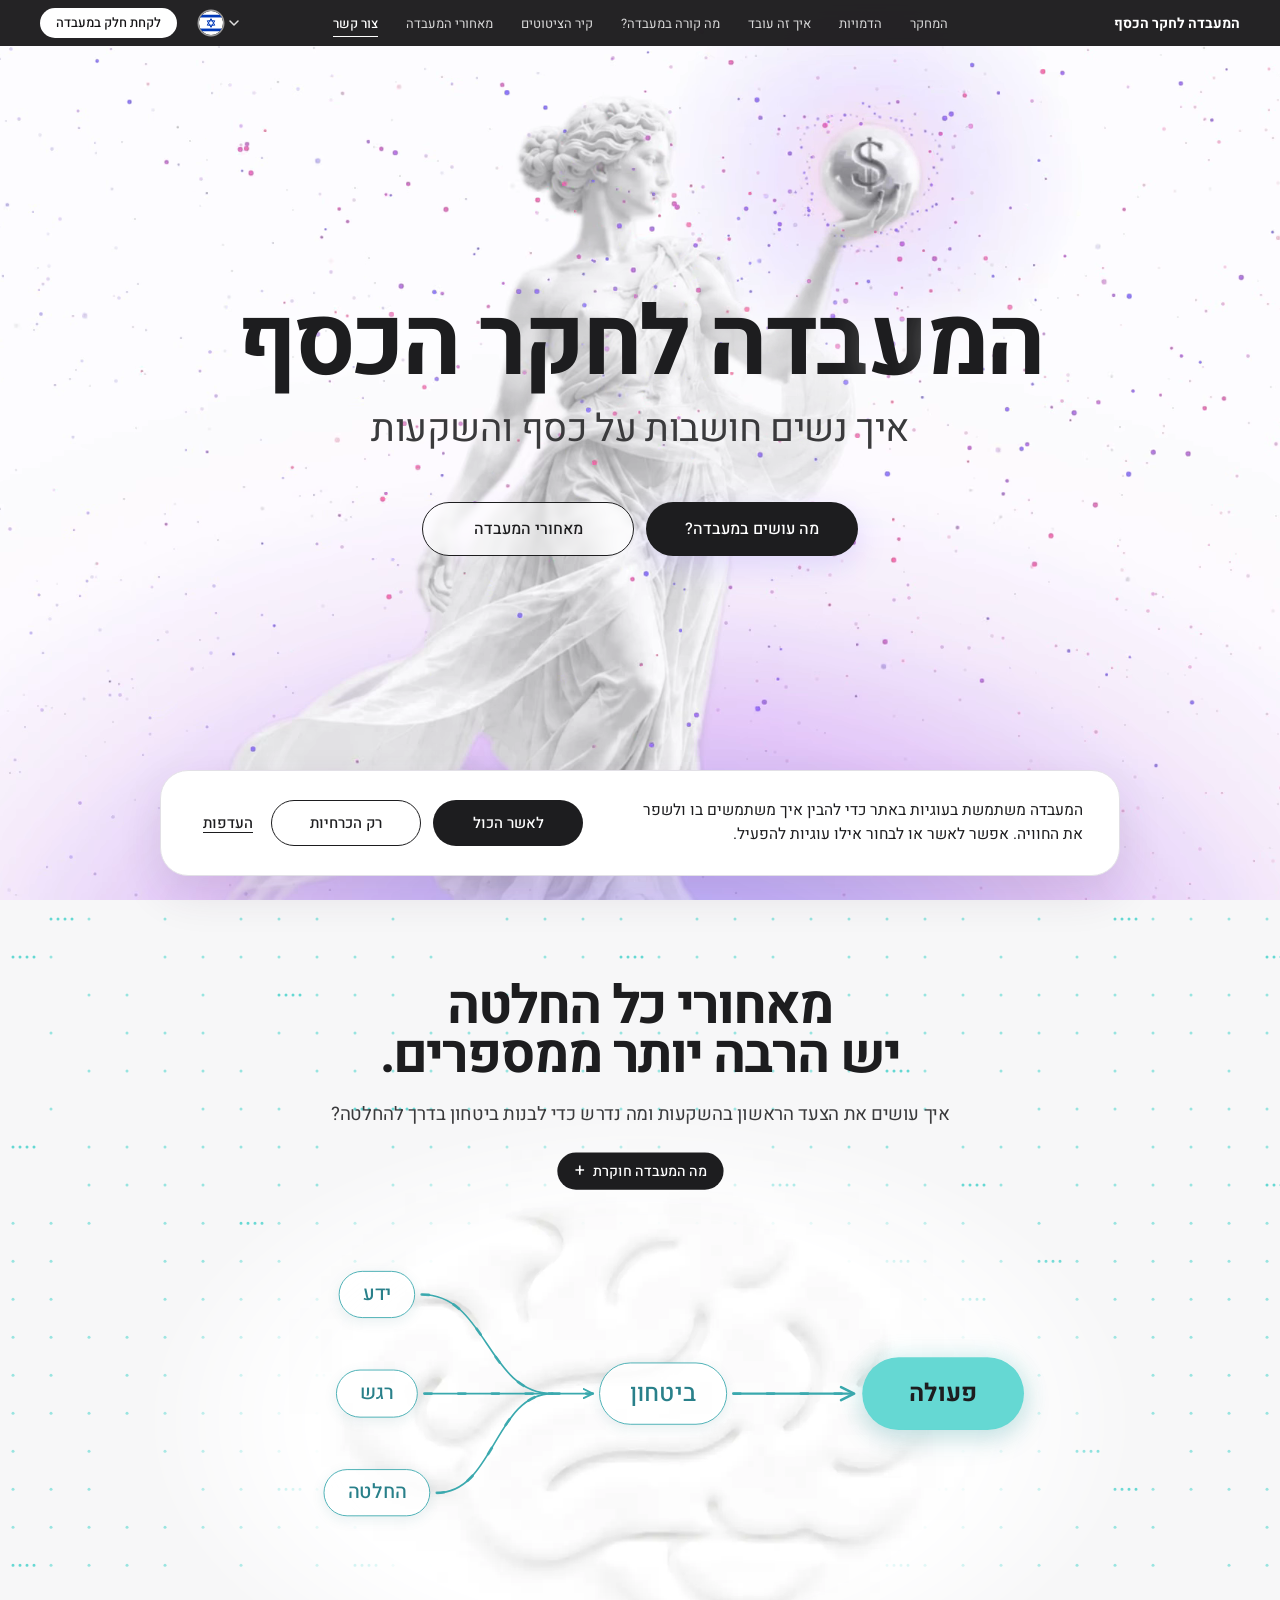
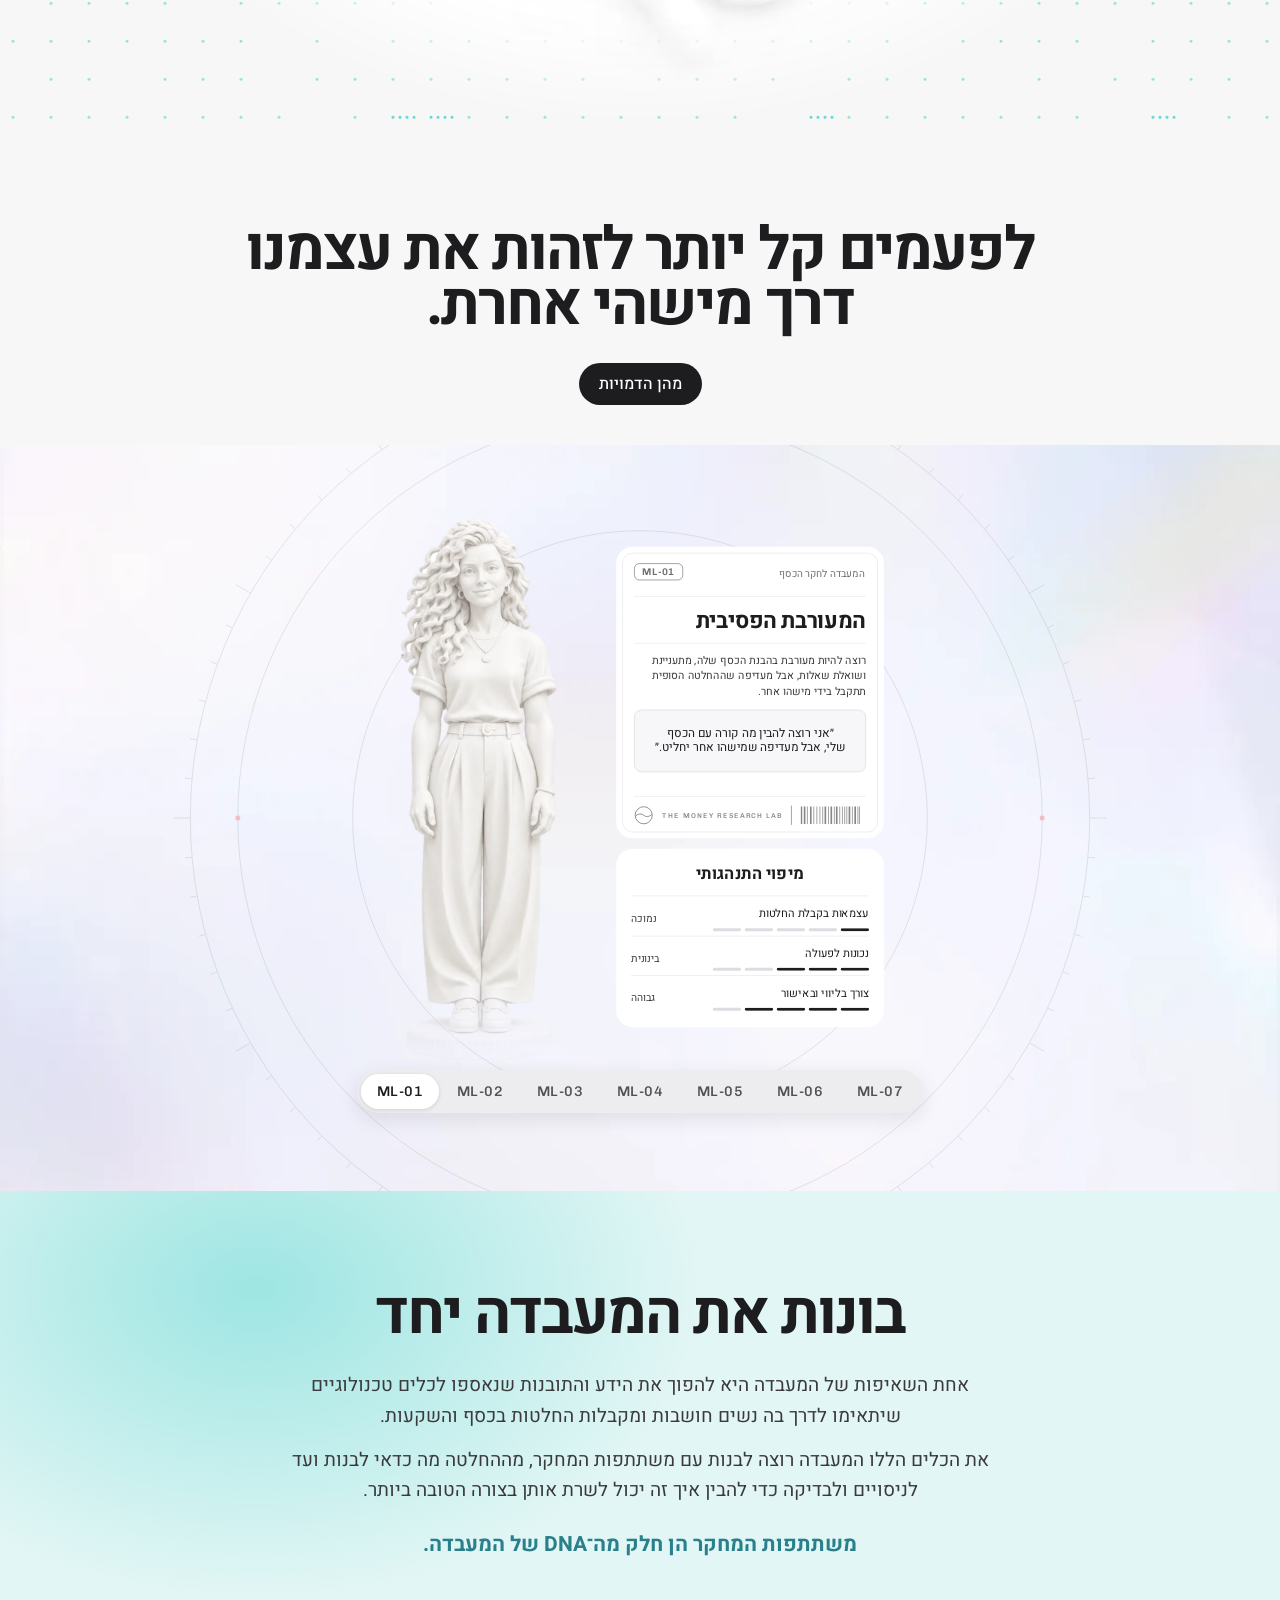
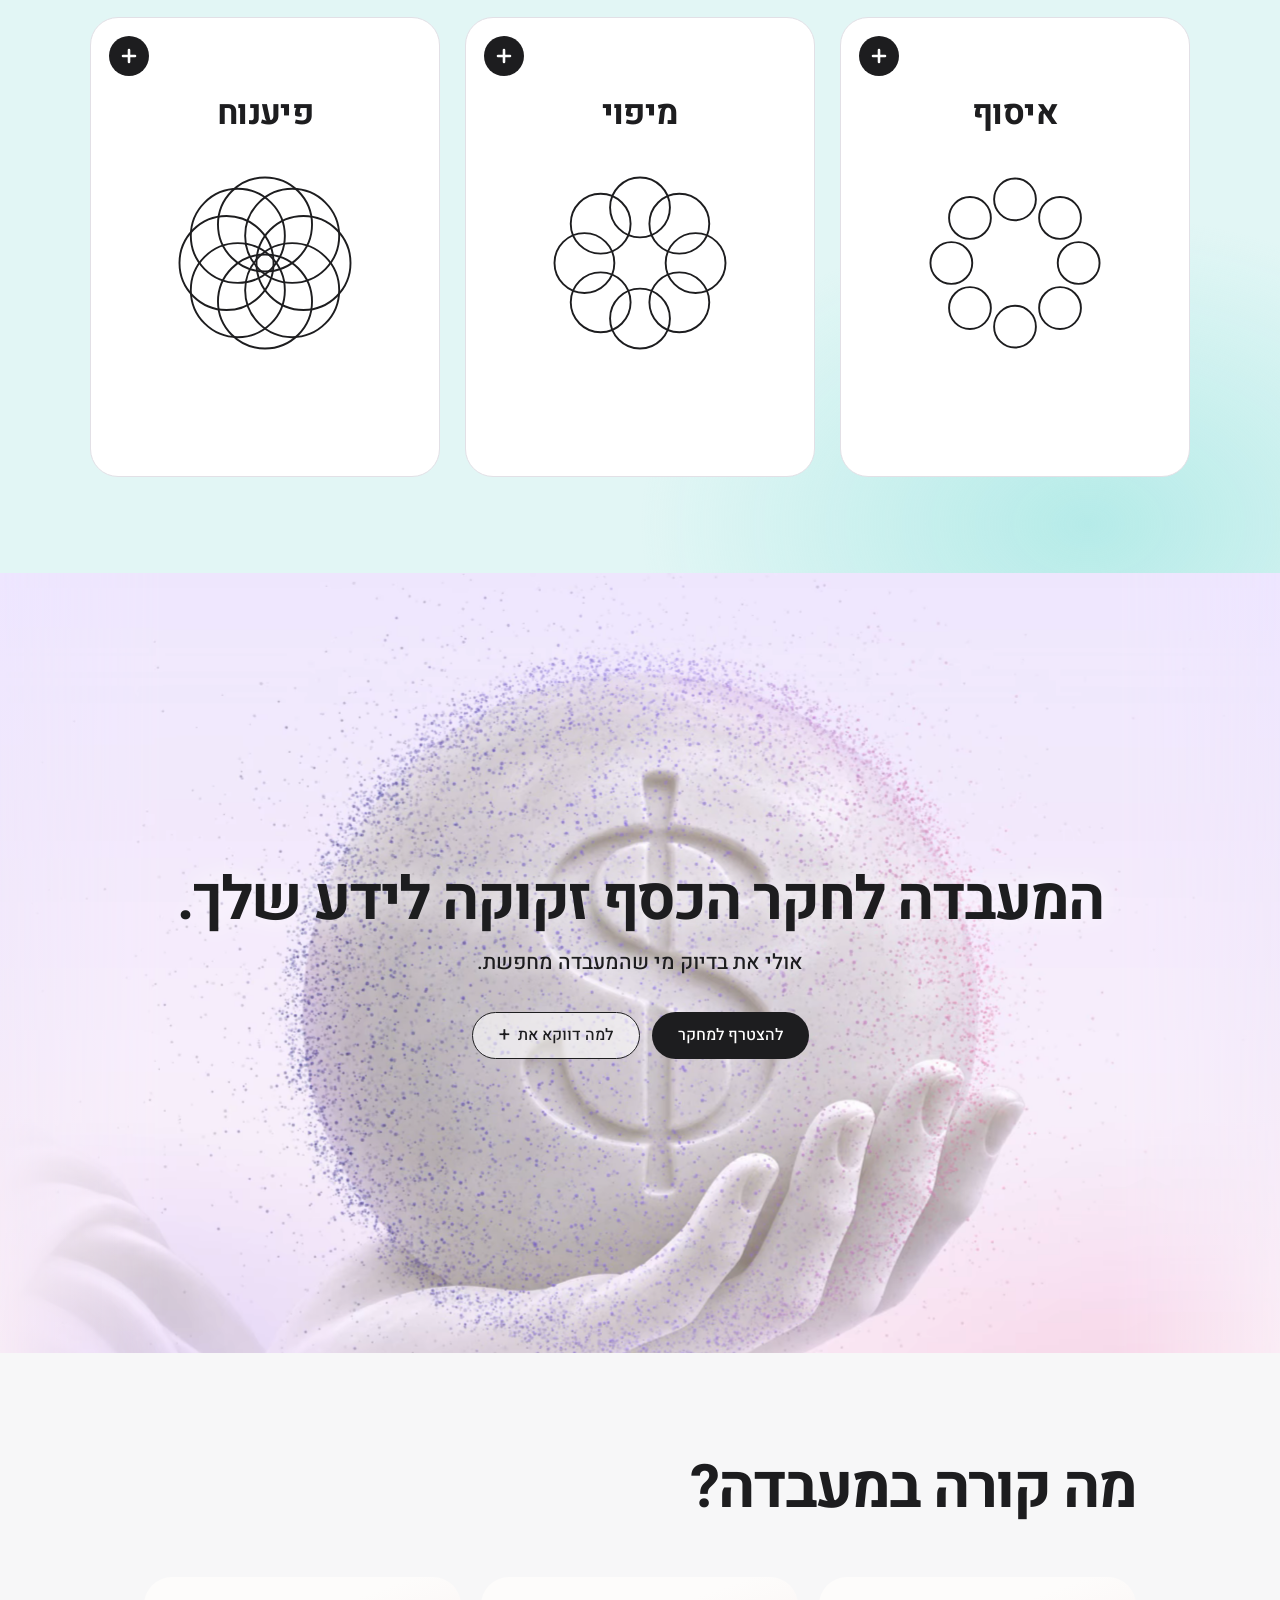
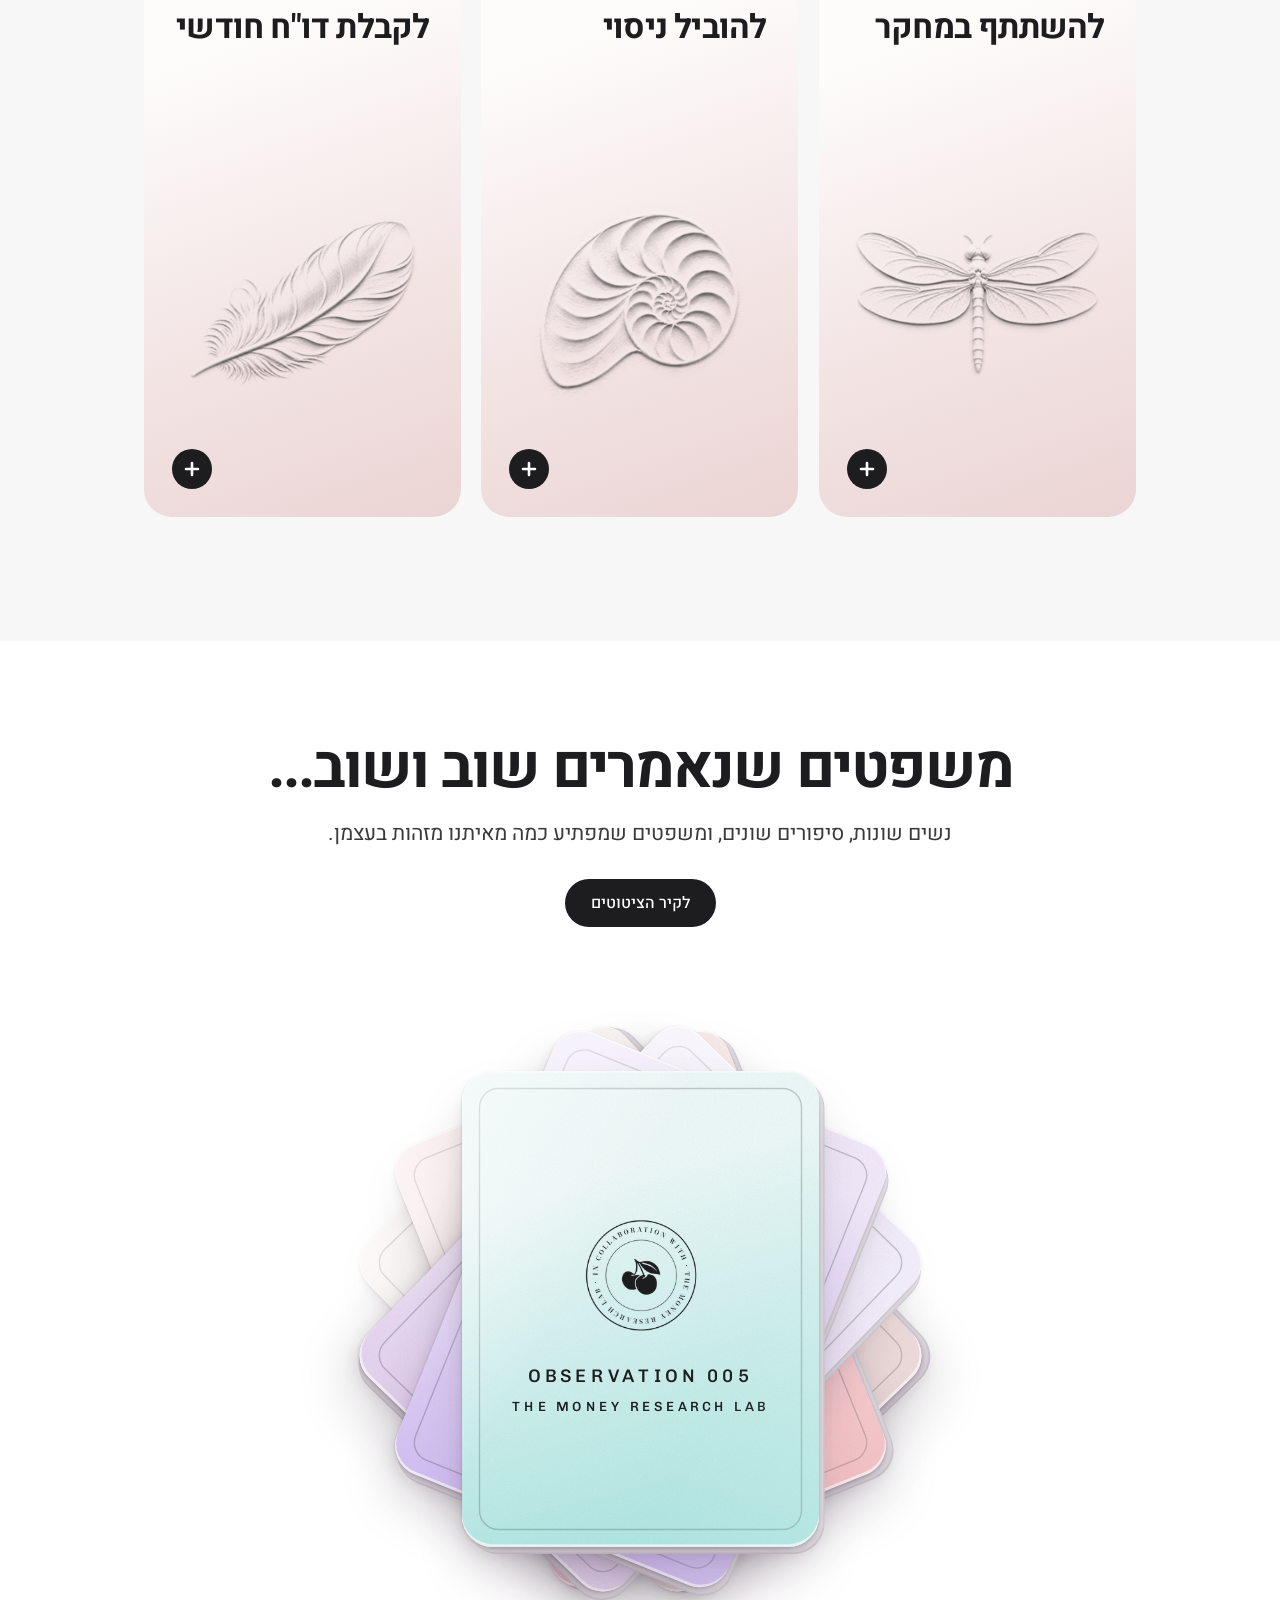
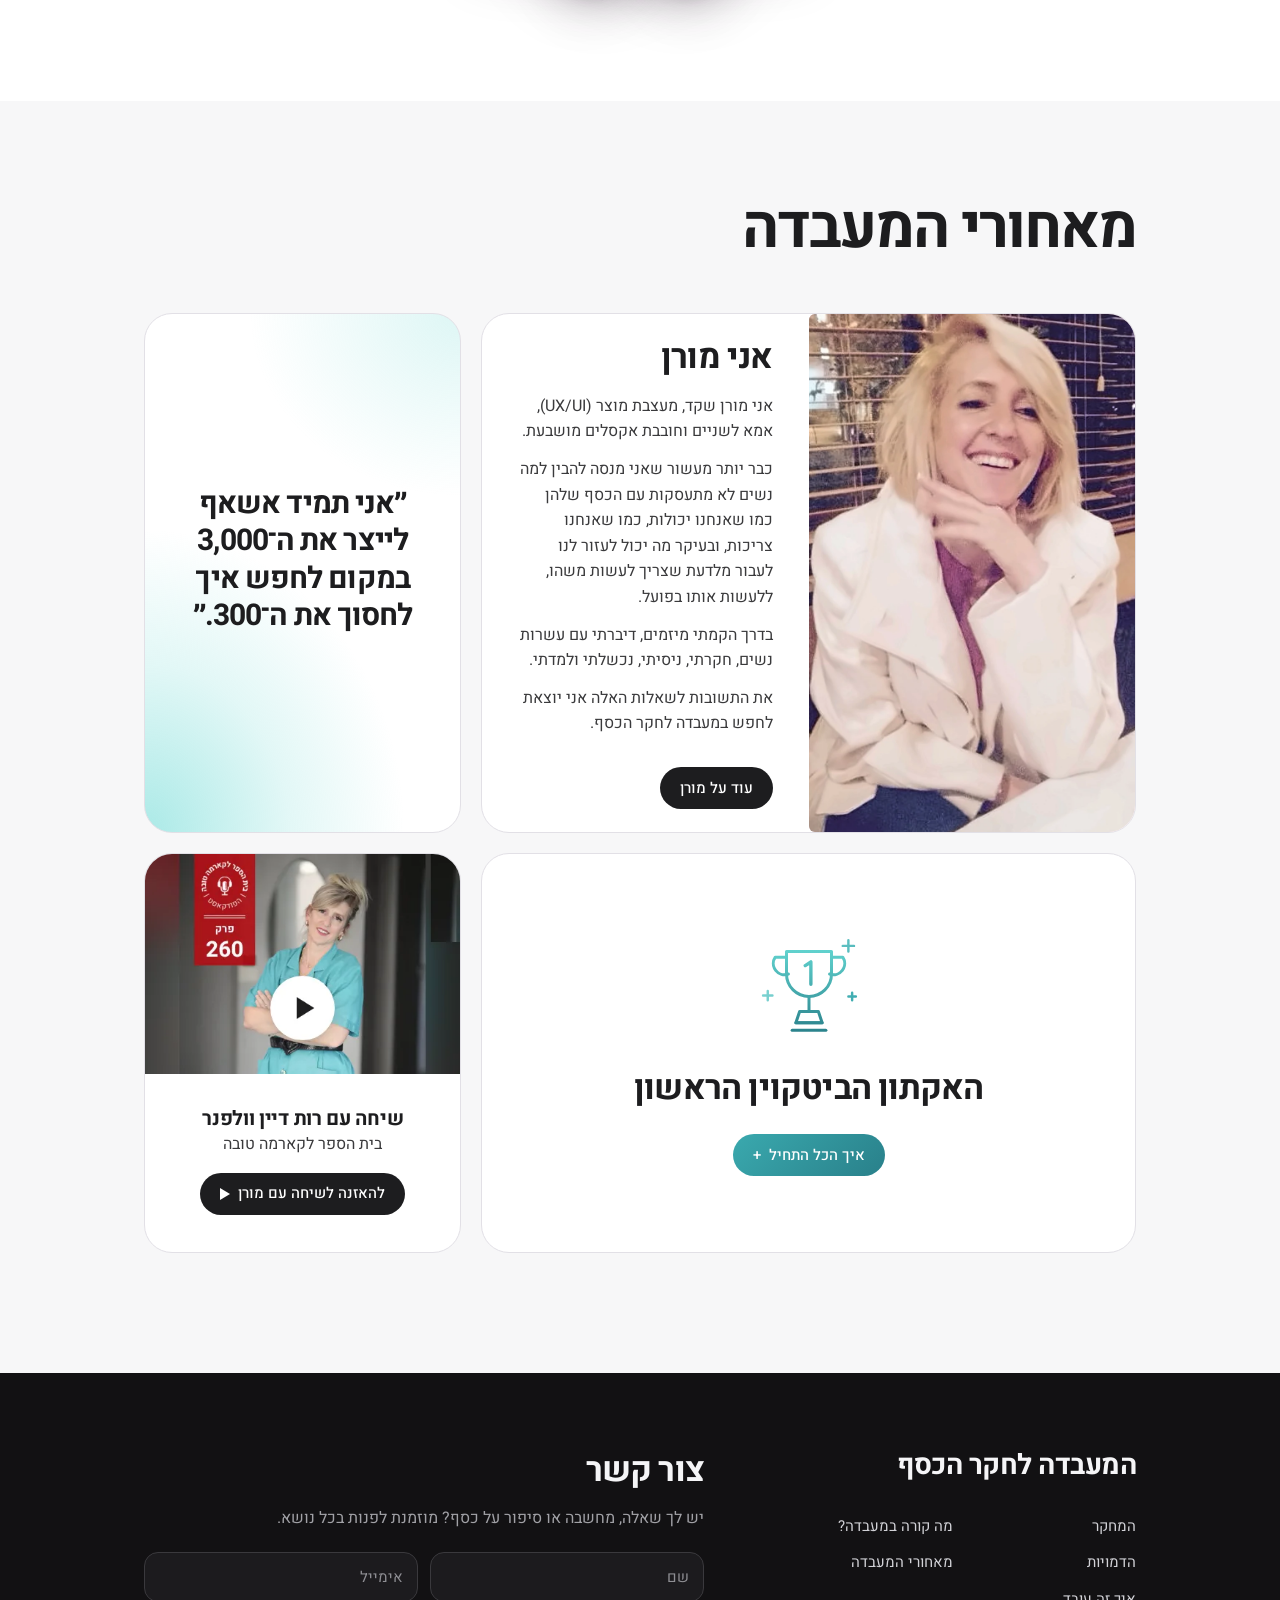
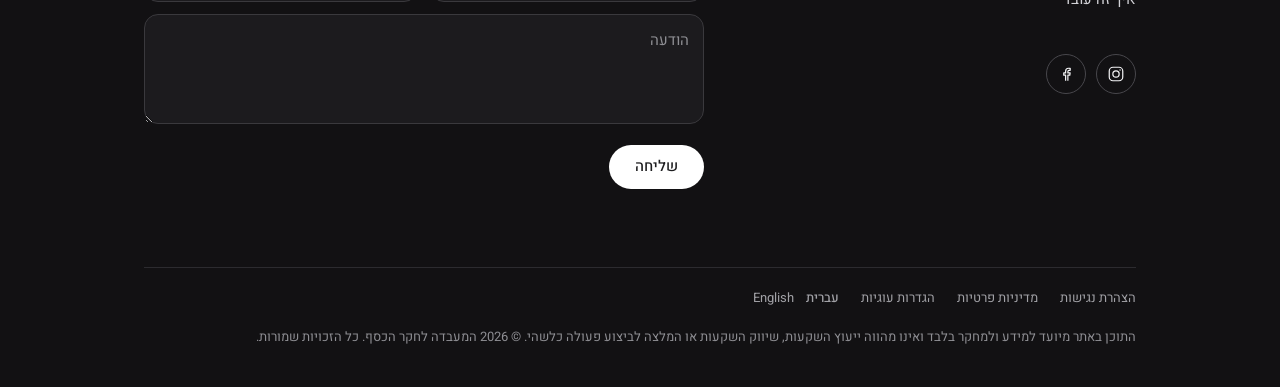
<file: index.html>
<!doctype html>
<html lang="he" dir="rtl">
<head>
<meta charset="utf-8">
<meta name="viewport" content="width=device-width, initial-scale=1, viewport-fit=cover">
<meta http-equiv="Content-Security-Policy" content="default-src 'self'; script-src 'self' https://www.googletagmanager.com; style-src 'self' 'unsafe-inline'; img-src 'self' data: https://www.googletagmanager.com https://*.google-analytics.com https://i.ytimg.com; font-src 'self'; media-src 'self'; connect-src 'self' https://*.google-analytics.com https://*.analytics.google.com https://www.googletagmanager.com https://docs.google.com https://*.sibforms.com https://firestore.googleapis.com; frame-src https://www.youtube-nocookie.com; form-action 'self' https://docs.google.com https://*.sibforms.com; base-uri 'self'; object-src 'none'">
<meta name="referrer" content="strict-origin-when-cross-origin">
<title>המעבדה לחקר הכסף | מחקר על נשים, כסף והחלטות השקעה</title>
<meta name="description" content="איך נשים חושבות על כסף והשקעות">

<link rel="canonical" href="https://cherrixlabs.com/">
<link rel="alternate" hreflang="he" href="https://cherrixlabs.com/">
<link rel="alternate" hreflang="en" href="https://cherrixlabs.com/en/">
<link rel="alternate" hreflang="x-default" href="https://cherrixlabs.com/">
<meta property="og:type" content="website">
<meta property="og:locale" content="he_IL">
<meta property="og:locale:alternate" content="en_US">
<meta property="og:site_name" content="המעבדה לחקר הכסף">
<meta property="og:url" content="https://cherrixlabs.com/">
<meta property="og:title" content="המעבדה לחקר הכסף">
<meta property="og:description" content="איך נשים חושבות על כסף והשקעות">
<meta property="og:image" content="https://cherrixlabs.com/assets/img/og-share-2611.jpg">
<meta property="og:image:secure_url" content="https://cherrixlabs.com/assets/img/og-share-2611.jpg">
<meta property="og:image:type" content="image/jpeg">
<meta property="og:image:width" content="1200">
<meta property="og:image:height" content="630">
<meta property="og:image:alt" content="פסל לבן מחזיק כדור עם סימן דולר, והכיתוב המעבדה לחקר הכסף">
<meta name="twitter:card" content="summary_large_image">
<meta name="theme-color" content="#121113">
<link rel="icon" href="/assets/img/favicon.svg" type="image/svg+xml">
<link rel="icon" href="/assets/img/favicon-32.png" sizes="32x32" type="image/png">
<link rel="apple-touch-icon" href="/assets/img/favicon-180.png">
<link rel="preload" href="/assets/fonts/heebo-hebrew-700-normal.woff2" as="font" type="font/woff2" crossorigin>
<link rel="preload" href="/assets/fonts/heebo-hebrew-400-normal.woff2" as="font" type="font/woff2" crossorigin>
<link rel="stylesheet" href="/assets/css/site.css?v=d1054019">
<link rel="preload" as="image" href="/assets/img/hero-desktop-poster.webp" media="(min-width:900px)" fetchpriority="high">
<link rel="preload" as="image" href="/assets/img/hero-mobile-poster.webp" media="(max-width:899px)" fetchpriority="high">
<script type="application/ld+json">{"@context": "https://schema.org", "@graph": [{"@type": "Organization", "@id": "https://cherrixlabs.com/#org", "name": "המעבדה לחקר הכסף", "alternateName": "The Money Research Lab", "url": "https://cherrixlabs.com/", "logo": "https://cherrixlabs.com/assets/img/favicon-512.png", "founder": {"@type": "Person", "name": "מורן שקד"}, "sameAs": ["https://www.instagram.com/missm_moneylab", "https://www.facebook.com/moranshak"]}, {"@type": "WebSite", "@id": "https://cherrixlabs.com/#site", "url": "https://cherrixlabs.com/", "name": "המעבדה לחקר הכסף", "inLanguage": "he", "publisher": {"@id": "https://cherrixlabs.com/#org"}}]}</script>
</head>
<body data-page="home">
<a class="skip" href="#main">דילוג לתוכן</a>
<header class="site-header on-dark">
 <div class="in">
  <a class="logo" href="/">המעבדה לחקר הכסף</a>
  <nav aria-label="ניווט ראשי"><ul class="nav-links"><li><a href="/#story">המחקר</a></li><li><a href="/#personas">הדמויות</a></li><li><a href="/#process">איך זה עובד</a></li><li><a href="/#lab-now">מה קורה במעבדה?</a></li><li><a href="/quotes/">קיר הציטוטים</a></li><li><a href="/#founder">מאחורי המעבדה</a></li><li><a href="/#contact">צור קשר</a></li></ul></nav>
  <div class="hend"><div class="lsd"><button class="lsd-btn" type="button" aria-haspopup="listbox" aria-expanded="false" aria-controls="lsd-menu" aria-label="שפה: עברית"><img src="/assets/img/flag-he.svg" width="24" height="24" alt=""><svg class="lsd-chev" width="10" height="6" viewBox="0 0 10 6" aria-hidden="true"><path d="M1 1l4 4 4-4" fill="none" stroke="#fff" stroke-width="1.5" stroke-linecap="round" stroke-linejoin="round"/></svg></button><ul class="lsd-menu" id="lsd-menu" role="listbox" aria-label="בחירת שפה"><li role="none"><a role="option" aria-selected="true" tabindex="-1" href="/" hreflang="he" data-lang="he" lang="he"><img src="/assets/img/flag-he.svg" width="20" height="20" alt=""><span>עברית</span><svg class="lsd-check" width="14" height="14" viewBox="0 0 14 14" aria-hidden="true"><path d="M2.5 7.3l2.9 2.9 6.1-6.4" fill="none" stroke="#121113" stroke-width="1.7" stroke-linecap="round" stroke-linejoin="round"/></svg></a></li><li role="none"><a role="option" aria-selected="false" tabindex="-1" href="/en/" hreflang="en" data-lang="en" lang="en"><img src="/assets/img/flag-en.svg" width="20" height="20" alt=""><span>English</span></a></li></ul></div><a class="nav-cta" href="/#research" data-dlglink="dlg-research" data-ev="research_open_header">לקחת חלק במעבדה</a></div>
  <button class="menu-btn" type="button" aria-expanded="false" aria-controls="mmenu" aria-label="פתיחת תפריט">
   <svg width="22" height="18" viewBox="0 0 22 18" aria-hidden="true"><path class="l1" d="M1 5h20" stroke="#fff" stroke-width="1.7" stroke-linecap="round"/><path class="l2" d="M1 13h13" stroke="#fff" stroke-width="1.7" stroke-linecap="round"/></svg>
  </button>
 </div>
</header>
<div class="mmenu on-dark" id="mmenu" aria-label="תפריט" hidden>
 <ul><li><a href="/#story">המחקר</a></li><li><a href="/#personas">הדמויות</a></li><li><a href="/#process">איך זה עובד</a></li><li><a href="/#lab-now">מה קורה במעבדה?</a></li><li><a href="/quotes/">קיר הציטוטים</a></li><li><a href="/#founder">מאחורי המעבדה</a></li><li><a href="/#contact">צור קשר</a></li></ul>
 <a class="btn" href="/#research" data-dlglink="dlg-research" data-ev="research_open_menu">לקחת חלק במעבדה</a>
</div>
<dialog class="pop tabm why one" id="dlg-whylab" aria-labelledby="whylab-h1">
 <div class="shell"><div class="card">
  <div class="lh" aria-hidden="true"></div>
  <button class="x" type="button" data-close aria-label="סגירה"><svg width="12" height="12" viewBox="0 0 12 12" aria-hidden="true"><path d="M1.5 1.5l9 9M10.5 1.5l-9 9" stroke="#1D1D1F" stroke-width="2" stroke-linecap="round"/></svg></button>
  <section class="st st1" data-why-st="1">
   <div class="hd"><div class="art" aria-hidden="true"><span class="halo"></span><img src="/assets/img/why-statue.webp" width="720" height="590" alt="" loading="lazy" decoding="async"><svg class="pt pt-d" aria-hidden="true" focusable="false" viewBox="0 0 820 250" width="820" height="250"><circle cx="391" cy="100" r="2.1" fill="#CD5DC3" fill-opacity="0.78"/><circle cx="392" cy="124" r="1.6" fill="#9B6BFF" fill-opacity="0.68"/><circle cx="318" cy="88" r="0.9" fill="#AF5ED8" fill-opacity="0.80"/><circle cx="398" cy="-37" r="1.2" fill="#E05CB5" fill-opacity="0.68"/><circle cx="370" cy="175" r="0.9" fill="#BA5ED1" fill-opacity="0.69"/><circle cx="325" cy="149" r="2.1" fill="#F15BA8" fill-opacity="0.59"/><circle cx="382" cy="96" r="2.1" fill="#AF5ED8" fill-opacity="0.46"/><circle cx="394" cy="59" r="0.9" fill="#BA5ED1" fill-opacity="0.81"/><circle cx="399" cy="-26" r="0.9" fill="#F15BA8" fill-opacity="0.79"/><circle cx="397" cy="174" r="0.9" fill="#AF5ED8" fill-opacity="0.75"/><circle cx="293" cy="41" r="2.1" fill="#BA5ED1" fill-opacity="0.63"/><circle cx="431" cy="-1" r="1.2" fill="#BA5ED1" fill-opacity="0.69"/><circle cx="487" cy="135" r="1.6" fill="#F15BA8" fill-opacity="0.74"/><circle cx="286" cy="3" r="2.1" fill="#F15BA8" fill-opacity="0.57"/><circle cx="389" cy="140" r="0.9" fill="#CD5DC3" fill-opacity="0.70"/><circle cx="428" cy="112" r="0.9" fill="#AF5ED8" fill-opacity="0.63"/><circle cx="461" cy="-14" r="1.6" fill="#F15BA8" fill-opacity="0.74"/><circle cx="309" cy="148" r="0.9" fill="#E05CB5" fill-opacity="0.39"/><circle cx="189" cy="24" r="0.9" fill="#E05CB5" fill-opacity="0.77"/><circle cx="440" cy="-17" r="0.9" fill="#CD5DC3" fill-opacity="0.83"/><circle cx="253" cy="112" r="2.1" fill="#AF5ED8" fill-opacity="0.45"/><circle cx="234" cy="110" r="1.6" fill="#AF5ED8" fill-opacity="0.47"/><circle cx="328" cy="106" r="2.1" fill="#AF5ED8" fill-opacity="0.40"/><circle cx="494" cy="104" r="0.9" fill="#F15BA8" fill-opacity="0.75"/><circle cx="324" cy="62" r="1.6" fill="#F15BA8" fill-opacity="0.85"/><circle cx="278" cy="66" r="2.1" fill="#9B6BFF" fill-opacity="0.74"/><circle cx="289" cy="132" r="0.9" fill="#9B6BFF" fill-opacity="0.79"/><circle cx="406" cy="196" r="1.2" fill="#9B6BFF" fill-opacity="0.50"/><circle cx="370" cy="134" r="2.1" fill="#AF5ED8" fill-opacity="0.41"/><circle cx="323" cy="160" r="1.2" fill="#E05CB5" fill-opacity="0.79"/><circle cx="342" cy="22" r="1.2" fill="#9B6BFF" fill-opacity="0.42"/><circle cx="275" cy="58" r="2.1" fill="#E05CB5" fill-opacity="0.48"/><circle cx="482" cy="145" r="0.9" fill="#9B6BFF" fill-opacity="0.43"/><circle cx="348" cy="96" r="1.6" fill="#CD5DC3" fill-opacity="0.62"/><circle cx="233" cy="9" r="2.1" fill="#9B6BFF" fill-opacity="0.65"/><circle cx="314" cy="111" r="0.9" fill="#F15BA8" fill-opacity="0.47"/><circle cx="295" cy="84" r="1.6" fill="#E05CB5" fill-opacity="0.46"/><circle cx="335" cy="58" r="1.2" fill="#9B6BFF" fill-opacity="0.35"/><circle cx="507" cy="43" r="0.9" fill="#F15BA8" fill-opacity="0.80"/><circle cx="482" cy="51" r="2.1" fill="#F15BA8" fill-opacity="0.50"/><circle cx="338" cy="91" r="2.1" fill="#F15BA8" fill-opacity="0.66"/><circle cx="372" cy="-46" r="2.1" fill="#BA5ED1" fill-opacity="0.48"/><circle cx="427" cy="55" r="1.6" fill="#9B6BFF" fill-opacity="0.52"/><circle cx="395" cy="-1" r="2.1" fill="#CD5DC3" fill-opacity="0.65"/><circle cx="368" cy="120" r="1.2" fill="#E05CB5" fill-opacity="0.80"/><circle cx="405" cy="124" r="1.6" fill="#BA5ED1" fill-opacity="0.64"/><circle cx="425" cy="62" r="1.6" fill="#9B6BFF" fill-opacity="0.66"/><circle cx="419" cy="79" r="0.9" fill="#CD5DC3" fill-opacity="0.55"/><circle cx="357" cy="92" r="1.2" fill="#E05CB5" fill-opacity="0.68"/><circle cx="245" cy="154" r="1.6" fill="#BA5ED1" fill-opacity="0.50"/><circle cx="400" cy="102" r="0.9" fill="#F15BA8" fill-opacity="0.36"/><circle cx="180" cy="133" r="0.9" fill="#E05CB5" fill-opacity="0.75"/><circle cx="395" cy="89" r="0.9" fill="#BA5ED1" fill-opacity="0.44"/><circle cx="358" cy="93" r="2.1" fill="#9B6BFF" fill-opacity="0.64"/><circle cx="422" cy="149" r="0.9" fill="#CD5DC3" fill-opacity="0.44"/><circle cx="317" cy="77" r="2.1" fill="#9B6BFF" fill-opacity="0.79"/><circle cx="405" cy="75" r="1.2" fill="#F15BA8" fill-opacity="0.74"/><circle cx="304" cy="71" r="1.6" fill="#9B6BFF" fill-opacity="0.55"/><circle cx="218" cy="131" r="1.2" fill="#AF5ED8" fill-opacity="0.70"/><circle cx="160" cy="93" r="1.6" fill="#E05CB5" fill-opacity="0.47"/><circle cx="292" cy="98" r="1.6" fill="#F15BA8" fill-opacity="0.66"/><circle cx="320" cy="84" r="2.1" fill="#AF5ED8" fill-opacity="0.60"/><circle cx="391" cy="49" r="1.6" fill="#E05CB5" fill-opacity="0.57"/><circle cx="184" cy="77" r="0.9" fill="#E05CB5" fill-opacity="0.44"/><circle cx="343" cy="93" r="2.1" fill="#9B6BFF" fill-opacity="0.63"/><circle cx="359" cy="115" r="1.6" fill="#AF5ED8" fill-opacity="0.83"/><circle cx="384" cy="46" r="0.9" fill="#BA5ED1" fill-opacity="0.61"/><circle cx="385" cy="85" r="2.1" fill="#9B6BFF" fill-opacity="0.81"/><circle cx="183" cy="28" r="1.6" fill="#CD5DC3" fill-opacity="0.73"/><circle cx="191" cy="148" r="2.1" fill="#BA5ED1" fill-opacity="0.67"/><circle cx="247" cy="-20" r="2.1" fill="#F15BA8" fill-opacity="0.74"/><circle cx="338" cy="-28" r="1.2" fill="#BA5ED1" fill-opacity="0.38"/><circle cx="429" cy="114" r="1.2" fill="#CD5DC3" fill-opacity="0.43"/><circle cx="382" cy="49" r="1.6" fill="#CD5DC3" fill-opacity="0.61"/><circle cx="495" cy="23" r="1.2" fill="#CD5DC3" fill-opacity="0.45"/><circle cx="301" cy="32" r="1.6" fill="#CD5DC3" fill-opacity="0.41"/><circle cx="247" cy="-6" r="0.9" fill="#9B6BFF" fill-opacity="0.49"/><circle cx="189" cy="57" r="1.2" fill="#9B6BFF" fill-opacity="0.42"/><circle cx="293" cy="-5" r="2.1" fill="#BA5ED1" fill-opacity="0.79"/><circle cx="401" cy="55" r="0.9" fill="#F15BA8" fill-opacity="0.53"/></svg><svg class="pt pt-m" aria-hidden="true" focusable="false" viewBox="0 0 390 210" width="390" height="210"><circle cx="201" cy="46" r="1.5" fill="#AF5ED8" fill-opacity="0.65"/><circle cx="180" cy="125" r="1.1" fill="#9B6BFF" fill-opacity="0.44"/><circle cx="115" cy="75" r="1.1" fill="#CD5DC3" fill-opacity="0.75"/><circle cx="205" cy="8" r="1.5" fill="#CD5DC3" fill-opacity="0.77"/><circle cx="209" cy="64" r="0.8" fill="#CD5DC3" fill-opacity="0.78"/><circle cx="82" cy="90" r="1.9" fill="#CD5DC3" fill-opacity="0.73"/><circle cx="286" cy="62" r="1.5" fill="#BA5ED1" fill-opacity="0.48"/><circle cx="172" cy="21" r="1.1" fill="#E05CB5" fill-opacity="0.50"/><circle cx="223" cy="53" r="1.1" fill="#BA5ED1" fill-opacity="0.48"/><circle cx="300" cy="76" r="1.1" fill="#9B6BFF" fill-opacity="0.49"/><circle cx="166" cy="59" r="1.5" fill="#AF5ED8" fill-opacity="0.70"/><circle cx="93" cy="113" r="1.9" fill="#AF5ED8" fill-opacity="0.41"/><circle cx="148" cy="73" r="1.5" fill="#AF5ED8" fill-opacity="0.52"/><circle cx="187" cy="73" r="1.1" fill="#E05CB5" fill-opacity="0.40"/><circle cx="118" cy="63" r="1.1" fill="#F15BA8" fill-opacity="0.57"/><circle cx="189" cy="87" r="0.8" fill="#BA5ED1" fill-opacity="0.36"/><circle cx="144" cy="68" r="1.1" fill="#CD5DC3" fill-opacity="0.71"/><circle cx="232" cy="66" r="1.1" fill="#AF5ED8" fill-opacity="0.70"/><circle cx="79" cy="38" r="1.9" fill="#F15BA8" fill-opacity="0.77"/><circle cx="218" cy="112" r="1.9" fill="#BA5ED1" fill-opacity="0.61"/><circle cx="266" cy="0" r="0.8" fill="#AF5ED8" fill-opacity="0.69"/><circle cx="169" cy="77" r="1.5" fill="#9B6BFF" fill-opacity="0.67"/><circle cx="160" cy="3" r="0.8" fill="#9B6BFF" fill-opacity="0.50"/><circle cx="75" cy="97" r="1.1" fill="#CD5DC3" fill-opacity="0.50"/><circle cx="130" cy="2" r="0.8" fill="#E05CB5" fill-opacity="0.81"/><circle cx="141" cy="45" r="1.5" fill="#9B6BFF" fill-opacity="0.43"/><circle cx="250" cy="3" r="1.5" fill="#BA5ED1" fill-opacity="0.35"/><circle cx="121" cy="38" r="0.8" fill="#F15BA8" fill-opacity="0.76"/><circle cx="184" cy="74" r="1.9" fill="#BA5ED1" fill-opacity="0.76"/><circle cx="92" cy="95" r="0.8" fill="#AF5ED8" fill-opacity="0.45"/><circle cx="150" cy="55" r="0.8" fill="#BA5ED1" fill-opacity="0.64"/><circle cx="140" cy="9" r="1.9" fill="#F15BA8" fill-opacity="0.45"/><circle cx="129" cy="75" r="0.8" fill="#9B6BFF" fill-opacity="0.55"/><circle cx="197" cy="17" r="1.9" fill="#CD5DC3" fill-opacity="0.51"/><circle cx="125" cy="90" r="1.9" fill="#E05CB5" fill-opacity="0.36"/><circle cx="254" cy="70" r="1.1" fill="#E05CB5" fill-opacity="0.76"/><circle cx="178" cy="49" r="1.1" fill="#E05CB5" fill-opacity="0.56"/><circle cx="77" cy="18" r="1.5" fill="#9B6BFF" fill-opacity="0.40"/><circle cx="213" cy="94" r="1.9" fill="#F15BA8" fill-opacity="0.52"/><circle cx="256" cy="57" r="1.9" fill="#F15BA8" fill-opacity="0.47"/><circle cx="83" cy="46" r="0.8" fill="#CD5DC3" fill-opacity="0.42"/><circle cx="196" cy="131" r="1.1" fill="#F15BA8" fill-opacity="0.46"/><circle cx="255" cy="48" r="1.5" fill="#F15BA8" fill-opacity="0.60"/><circle cx="104" cy="74" r="1.5" fill="#E05CB5" fill-opacity="0.52"/><circle cx="139" cy="53" r="0.8" fill="#E05CB5" fill-opacity="0.47"/><circle cx="309" cy="64" r="1.9" fill="#BA5ED1" fill-opacity="0.64"/><circle cx="229" cy="3" r="0.8" fill="#E05CB5" fill-opacity="0.37"/><circle cx="177" cy="-10" r="0.8" fill="#AF5ED8" fill-opacity="0.78"/><circle cx="76" cy="54" r="1.1" fill="#BA5ED1" fill-opacity="0.52"/><circle cx="112" cy="84" r="1.9" fill="#CD5DC3" fill-opacity="0.64"/><circle cx="199" cy="52" r="1.1" fill="#F15BA8" fill-opacity="0.39"/><circle cx="209" cy="109" r="1.5" fill="#E05CB5" fill-opacity="0.80"/><circle cx="110" cy="66" r="0.8" fill="#AF5ED8" fill-opacity="0.80"/><circle cx="151" cy="90" r="0.8" fill="#CD5DC3" fill-opacity="0.76"/><circle cx="128" cy="28" r="0.8" fill="#F15BA8" fill-opacity="0.69"/></svg></div><h2 id="whylab-h1" tabindex="-1">מה עושים <br class="mb">במעבדה?</h2></div>
   <div class="sc">
    <div class="wbody"><p>אנחנו חיות בעידן שיש בו אינסוף ידע ומידע על כסף והשקעות. אפשר לומר שאנחנו אפילו מוצפות ממנו.</p><p>אז אם הידע כבר נמצא בהישג יד, למה עדיין כל כך הרבה מאיתנו לא פועלות כשזה מגיע ללעשות משהו עם הכסף שלנו, למשל להשקיע אותו?</p><p>אולי הבעיה המרכזית היא כבר לא רק הידע, אלא הביטחון לעשות.</p><p class="rq">המעבדה לחקר הכסף קמה כדי לחקור שאלה אחת: למה נשים חכמות, משכילות ועצמאיות, שיודעות שהן צריכות לעשות משהו עם הכסף שלהן, עדיין לא עושות את הצעד הראשון?</p><p>כדי למצוא תשובות, המעבדה יוצאת לשטח ופוגשת כמה שיותר נשים. דרך השיחות איתן היא מנסה להבין מה קורה במחשבה וברגש, ואילו חסמים נמצאים בפער שבין הרצון לעשות משהו עם הכסף לבין העשייה בפועל.</p><p>אם נצליח לפרק את הפער הזה לגורמים, לזהות את החסמים ולקרוא להם בשם, נוכל להתחיל לפתח פתרונות וכלים שמתאימים למה שנשים באמת צריכות.</p><p>זוכרת איך Waze נעזרה בנהגים כדי למפות את הכבישים? המעבדה פועלת ברעיון דומה, רק שבמקום כבישים היא מנסה למפות את הדרכים שבהן נשים חושבות, מרגישות ומקבלות החלטות על כסף והשקעות.</p><p class="tr">וכאן את נכנסת לתמונה.</p><p>המעבדה צריכה את הפרופיל שלך. את הסיפור שלך, את השאלות, את ההתלבטויות, את מה שעוצר אותך וגם את מה שעובד בשבילך. בין אם כבר התחלת להשקיע ובין אם את עדיין יושבת על הגדר.</p><p>ככל שיותר נשים ישתפו, נוכל להכיר יותר נקודות מבט, לזהות דפוסים ולבחון רעיונות שיכולים להפוך בהמשך לכלים שיעזרו לנשים לעבור מלדעת שצריך לעשות, ללעשות בפועל.</p><p>ככל שיותר נשים יבנו לעצמן הון ויוכלו לבחור איך לחיות את חייהן, העולם יהיה מקום טוב יותר.</p><div class="endcta"><button class="btn btn-k" type="button" data-swap="dlg-research" data-ev="whylab_profile">לתרום את הפרופיל שלי</button></div></div>
   </div>
  </section>
 </div></div>
</dialog>
<dialog class="pop tabm cr me" id="dlg-credo" aria-labelledby="credo-h1">
 <div class="shell"><div class="card">
  <div class="lh" aria-hidden="true"></div>
  <button class="x" type="button" data-close aria-label="סגירה"><svg width="12" height="12" viewBox="0 0 12 12" aria-hidden="true"><path d="M1.5 1.5l9 9M10.5 1.5l-9 9" stroke="#1D1D1F" stroke-width="2" stroke-linecap="round"/></svg></button>
  <section class="st st1">
   <div class="hd"><div class="art" aria-hidden="true"><span class="halo"></span><svg class="pt pt-d" aria-hidden="true" focusable="false" viewBox="0 0 820 260" width="820" height="260"><circle cx="123" cy="76" r="2.1" fill="#98E4E0" fill-opacity="0.46"/><circle cx="115" cy="55" r="0.9" fill="#65D8D3" fill-opacity="0.61"/><circle cx="301" cy="119" r="1.2" fill="#98E4E0" fill-opacity="0.75"/><circle cx="194" cy="75" r="1.2" fill="#98E4E0" fill-opacity="0.52"/><circle cx="189" cy="127" r="0.9" fill="#4FC7C2" fill-opacity="0.52"/><circle cx="-8" cy="109" r="1.2" fill="#29808A" fill-opacity="0.50"/><circle cx="18" cy="102" r="1.6" fill="#29808A" fill-opacity="0.52"/><circle cx="260" cy="153" r="2.1" fill="#98E4E0" fill-opacity="0.56"/><circle cx="271" cy="27" r="2.1" fill="#65D8D3" fill-opacity="0.81"/><circle cx="176" cy="18" r="1.2" fill="#3AA9AE" fill-opacity="0.35"/><circle cx="309" cy="120" r="2.1" fill="#4FC7C2" fill-opacity="0.83"/><circle cx="54" cy="36" r="1.2" fill="#65D8D3" fill-opacity="0.72"/><circle cx="254" cy="95" r="1.6" fill="#4FC7C2" fill-opacity="0.52"/><circle cx="13" cy="105" r="1.2" fill="#65D8D3" fill-opacity="0.78"/><circle cx="288" cy="25" r="1.6" fill="#65D8D3" fill-opacity="0.76"/><circle cx="310" cy="44" r="0.9" fill="#65D8D3" fill-opacity="0.80"/><circle cx="211" cy="34" r="1.2" fill="#29808A" fill-opacity="0.64"/><circle cx="273" cy="63" r="0.9" fill="#29808A" fill-opacity="0.72"/><circle cx="325" cy="148" r="1.2" fill="#4FC7C2" fill-opacity="0.50"/><circle cx="192" cy="113" r="0.9" fill="#4FC7C2" fill-opacity="0.62"/><circle cx="8" cy="132" r="0.9" fill="#4FC7C2" fill-opacity="0.41"/><circle cx="141" cy="163" r="1.2" fill="#98E4E0" fill-opacity="0.84"/><circle cx="100" cy="131" r="2.1" fill="#65D8D3" fill-opacity="0.53"/><circle cx="112" cy="61" r="1.2" fill="#65D8D3" fill-opacity="0.62"/><circle cx="283" cy="44" r="0.9" fill="#3AA9AE" fill-opacity="0.47"/><circle cx="308" cy="50" r="1.6" fill="#3AA9AE" fill-opacity="0.76"/><circle cx="352" cy="81" r="0.9" fill="#29808A" fill-opacity="0.66"/><circle cx="254" cy="159" r="2.1" fill="#65D8D3" fill-opacity="0.73"/><circle cx="349" cy="63" r="1.2" fill="#98E4E0" fill-opacity="0.66"/><circle cx="21" cy="40" r="2.1" fill="#65D8D3" fill-opacity="0.59"/><circle cx="217" cy="173" r="0.9" fill="#65D8D3" fill-opacity="0.74"/><circle cx="34" cy="41" r="0.9" fill="#65D8D3" fill-opacity="0.37"/><circle cx="247" cy="103" r="2.1" fill="#65D8D3" fill-opacity="0.78"/><circle cx="352" cy="80" r="0.9" fill="#4FC7C2" fill-opacity="0.60"/><circle cx="194" cy="65" r="1.6" fill="#3AA9AE" fill-opacity="0.51"/><circle cx="236" cy="133" r="1.6" fill="#29808A" fill-opacity="0.67"/><circle cx="191" cy="43" r="1.6" fill="#98E4E0" fill-opacity="0.48"/><circle cx="349" cy="116" r="1.6" fill="#29808A" fill-opacity="0.41"/><circle cx="305" cy="109" r="0.9" fill="#29808A" fill-opacity="0.75"/><circle cx="111" cy="165" r="1.2" fill="#65D8D3" fill-opacity="0.54"/><circle cx="355" cy="74" r="2.1" fill="#65D8D3" fill-opacity="0.66"/><circle cx="291" cy="86" r="2.1" fill="#65D8D3" fill-opacity="0.54"/><circle cx="249" cy="108" r="2.1" fill="#98E4E0" fill-opacity="0.56"/><circle cx="305" cy="102" r="2.1" fill="#29808A" fill-opacity="0.36"/><circle cx="136" cy="105" r="1.2" fill="#4FC7C2" fill-opacity="0.49"/><circle cx="253" cy="152" r="0.9" fill="#29808A" fill-opacity="0.46"/><circle cx="201" cy="74" r="1.2" fill="#65D8D3" fill-opacity="0.82"/><circle cx="255" cy="75" r="1.6" fill="#4FC7C2" fill-opacity="0.75"/><circle cx="55" cy="162" r="1.6" fill="#65D8D3" fill-opacity="0.58"/><circle cx="82" cy="79" r="0.9" fill="#4FC7C2" fill-opacity="0.75"/><circle cx="73" cy="40" r="0.9" fill="#98E4E0" fill-opacity="0.63"/><circle cx="96" cy="37" r="0.9" fill="#4FC7C2" fill-opacity="0.71"/><circle cx="-2" cy="82" r="2.1" fill="#3AA9AE" fill-opacity="0.47"/><circle cx="165" cy="29" r="2.1" fill="#65D8D3" fill-opacity="0.61"/><circle cx="163" cy="123" r="0.9" fill="#29808A" fill-opacity="0.44"/><circle cx="-7" cy="71" r="0.9" fill="#98E4E0" fill-opacity="0.77"/><circle cx="298" cy="92" r="0.9" fill="#65D8D3" fill-opacity="0.77"/><circle cx="101" cy="59" r="2.1" fill="#98E4E0" fill-opacity="0.64"/><circle cx="164" cy="77" r="0.9" fill="#65D8D3" fill-opacity="0.85"/><circle cx="304" cy="116" r="1.2" fill="#65D8D3" fill-opacity="0.63"/><circle cx="55" cy="103" r="0.9" fill="#4FC7C2" fill-opacity="0.38"/><circle cx="99" cy="155" r="1.6" fill="#4FC7C2" fill-opacity="0.44"/><circle cx="172" cy="-2" r="0.9" fill="#3AA9AE" fill-opacity="0.85"/><circle cx="205" cy="92" r="1.2" fill="#29808A" fill-opacity="0.66"/><circle cx="317" cy="67" r="2.1" fill="#98E4E0" fill-opacity="0.53"/><circle cx="120" cy="97" r="2.1" fill="#98E4E0" fill-opacity="0.63"/><circle cx="130" cy="156" r="0.9" fill="#29808A" fill-opacity="0.60"/><circle cx="150" cy="134" r="2.1" fill="#3AA9AE" fill-opacity="0.56"/><circle cx="112" cy="57" r="2.1" fill="#3AA9AE" fill-opacity="0.67"/><circle cx="130" cy="118" r="1.2" fill="#3AA9AE" fill-opacity="0.40"/><circle cx="335" cy="103" r="2.1" fill="#4FC7C2" fill-opacity="0.83"/><circle cx="171" cy="13" r="1.2" fill="#3AA9AE" fill-opacity="0.48"/><circle cx="195" cy="132" r="1.2" fill="#3AA9AE" fill-opacity="0.64"/><circle cx="194" cy="185" r="1.6" fill="#3AA9AE" fill-opacity="0.78"/><circle cx="133" cy="100" r="1.6" fill="#29808A" fill-opacity="0.65"/><circle cx="297" cy="139" r="1.6" fill="#3AA9AE" fill-opacity="0.50"/><circle cx="144" cy="128" r="1.6" fill="#29808A" fill-opacity="0.75"/><circle cx="29" cy="125" r="1.2" fill="#3AA9AE" fill-opacity="0.63"/><circle cx="265" cy="178" r="1.2" fill="#98E4E0" fill-opacity="0.59"/><circle cx="136" cy="47" r="1.2" fill="#29808A" fill-opacity="0.85"/></svg><svg class="pt pt-m" aria-hidden="true" focusable="false" viewBox="0 0 390 230" width="390" height="230"><circle cx="80" cy="37" r="1.5" fill="#4FC7C2" fill-opacity="0.50"/><circle cx="76" cy="23" r="1.5" fill="#65D8D3" fill-opacity="0.74"/><circle cx="196" cy="64" r="1.5" fill="#65D8D3" fill-opacity="0.54"/><circle cx="129" cy="35" r="1.1" fill="#65D8D3" fill-opacity="0.67"/><circle cx="124" cy="71" r="1.5" fill="#29808A" fill-opacity="0.53"/><circle cx="-1" cy="58" r="1.5" fill="#4FC7C2" fill-opacity="0.70"/><circle cx="15" cy="54" r="1.9" fill="#65D8D3" fill-opacity="0.64"/><circle cx="169" cy="86" r="0.8" fill="#98E4E0" fill-opacity="0.48"/><circle cx="177" cy="6" r="1.9" fill="#98E4E0" fill-opacity="0.65"/><circle cx="116" cy="-0" r="1.5" fill="#3AA9AE" fill-opacity="0.53"/><circle cx="201" cy="65" r="1.5" fill="#98E4E0" fill-opacity="0.77"/><circle cx="38" cy="12" r="1.5" fill="#98E4E0" fill-opacity="0.74"/><circle cx="167" cy="50" r="0.8" fill="#65D8D3" fill-opacity="0.84"/><circle cx="13" cy="55" r="1.1" fill="#98E4E0" fill-opacity="0.60"/><circle cx="187" cy="4" r="1.5" fill="#3AA9AE" fill-opacity="0.51"/><circle cx="201" cy="17" r="1.9" fill="#65D8D3" fill-opacity="0.40"/><circle cx="138" cy="10" r="1.5" fill="#98E4E0" fill-opacity="0.69"/><circle cx="178" cy="29" r="1.1" fill="#29808A" fill-opacity="0.75"/><circle cx="210" cy="83" r="1.1" fill="#65D8D3" fill-opacity="0.52"/><circle cx="126" cy="62" r="1.1" fill="#4FC7C2" fill-opacity="0.58"/><circle cx="10" cy="73" r="1.1" fill="#65D8D3" fill-opacity="0.37"/><circle cx="94" cy="93" r="1.1" fill="#98E4E0" fill-opacity="0.75"/><circle cx="67" cy="72" r="1.1" fill="#98E4E0" fill-opacity="0.52"/><circle cx="74" cy="27" r="0.8" fill="#4FC7C2" fill-opacity="0.52"/><circle cx="185" cy="17" r="1.1" fill="#29808A" fill-opacity="0.50"/><circle cx="200" cy="20" r="1.5" fill="#29808A" fill-opacity="0.52"/><circle cx="228" cy="40" r="1.9" fill="#98E4E0" fill-opacity="0.56"/><circle cx="166" cy="90" r="1.9" fill="#65D8D3" fill-opacity="0.81"/><circle cx="226" cy="29" r="1.1" fill="#3AA9AE" fill-opacity="0.35"/><circle cx="17" cy="15" r="1.9" fill="#4FC7C2" fill-opacity="0.83"/><circle cx="142" cy="99" r="1.1" fill="#65D8D3" fill-opacity="0.72"/><circle cx="26" cy="15" r="1.5" fill="#4FC7C2" fill-opacity="0.52"/><circle cx="163" cy="55" r="1.1" fill="#65D8D3" fill-opacity="0.78"/><circle cx="228" cy="40" r="1.5" fill="#65D8D3" fill-opacity="0.76"/><circle cx="128" cy="29" r="0.8" fill="#65D8D3" fill-opacity="0.80"/><circle cx="155" cy="74" r="1.1" fill="#29808A" fill-opacity="0.64"/><circle cx="126" cy="15" r="0.8" fill="#29808A" fill-opacity="0.72"/><circle cx="226" cy="63" r="1.1" fill="#4FC7C2" fill-opacity="0.50"/><circle cx="199" cy="58" r="0.8" fill="#4FC7C2" fill-opacity="0.62"/><circle cx="75" cy="94" r="0.8" fill="#4FC7C2" fill-opacity="0.41"/><circle cx="230" cy="36" r="1.1" fill="#98E4E0" fill-opacity="0.84"/><circle cx="190" cy="44" r="1.9" fill="#65D8D3" fill-opacity="0.53"/><circle cx="163" cy="58" r="1.1" fill="#65D8D3" fill-opacity="0.62"/><circle cx="199" cy="54" r="0.8" fill="#3AA9AE" fill-opacity="0.47"/><circle cx="89" cy="56" r="1.5" fill="#3AA9AE" fill-opacity="0.76"/><circle cx="165" cy="86" r="0.8" fill="#29808A" fill-opacity="0.66"/><circle cx="134" cy="35" r="1.9" fill="#65D8D3" fill-opacity="0.73"/><circle cx="168" cy="36" r="1.1" fill="#98E4E0" fill-opacity="0.66"/><circle cx="39" cy="92" r="1.9" fill="#65D8D3" fill-opacity="0.59"/><circle cx="55" cy="39" r="0.8" fill="#65D8D3" fill-opacity="0.74"/><circle cx="50" cy="14" r="0.8" fill="#65D8D3" fill-opacity="0.37"/><circle cx="65" cy="12" r="1.9" fill="#65D8D3" fill-opacity="0.78"/><circle cx="3" cy="41" r="0.8" fill="#4FC7C2" fill-opacity="0.60"/><circle cx="108" cy="6" r="1.5" fill="#3AA9AE" fill-opacity="0.51"/><circle cx="107" cy="68" r="1.5" fill="#29808A" fill-opacity="0.67"/></svg><span class="ph"><img src="/assets/img/founder-me-circle.webp" width="336" height="336" alt=""></span></div><div class="kk">מאחורי המעבדה</div><h2 id="credo-h1" tabindex="-1">אני מורן</h2></div>
   <div class="sc"><div class="wbody"><p class="lead">אני מורן שקד, מעצבת מוצר (UX/UI), אמא לשניים וחובבת אקסלים מושבעת.</p><p>אני לא כלכלנית, לא פיננסיירית ולא יועצת השקעות, אבל כבר יותר מעשור שאני מנסה להבין למה נשים לא מתעסקות עם הכסף שלהן כמו שאנחנו יכולות, כמו שאנחנו צריכות.</p><p>הכול התחיל ב־2013&rlm;, כשהגעתי להאקתון הביטקוין הראשון בארץ. הייתי האישה היחידה בחדר, הצגתי רעיון וזכיתי עם הצוות שלי במקום הראשון. אבל הדבר שנשאר איתי מהאירוע הזה לא היה הפרס, אלא שאלה אחת:</p><blockquote class="pull" dir="rtl"><svg class="qm" width="40" height="30" viewBox="0 0 54 40" aria-hidden="true"><g fill="#98E4E0"><path d="M11 40a11 11 0 0 1-11-11C0 15 7 5 19 0l2 4C14 8 10 13 9 19a11 11 0 1 1 2 21z"/><path d="M40 40a11 11 0 0 1-11-11C29 15 36 5 48 0l2 4C43 8 39 13 38 19a11 11 0 1 1 2 21z"/></g></svg><span>איפה כל הנשים?</span></blockquote><p>מאז הקמתי את Miss Bitcoin, כתבתי את ״סוכריות פיננסיות״, ארגנתי סדנאות, דיברתי עם נשים, חקרתי, ניסיתי, נכשלתי ולמדתי.</p><p>אני מאמינה שכסף הוא הרבה יותר ממספר בחשבון הבנק. הוא האפשרות לבחור איך לחיות, מה לעשות, איפה לעבוד, מתי לעזוב ומה לבנות לעצמנו.</p><p class="big">אני קוראת לזה <em>״עסקי פתיחת האופציות״</em>.</p><blockquote class="pq" dir="rtl"><p>אני רוצה קודם לפתוח את האופציה,<br>אח״כ נראה מה נעשה איתה.</p></blockquote><p>אני רוצה שנשים יבנו לעצמן מספיק הון כדי שלא יצטרכו להישאר במקום שלא טוב להן, כדי שיוכלו להגשים חלומות, ובעיקר כדי שתהיה להן האפשרות לבחור.</p><p>אחרי יותר מעשור של שאלות, ניסיונות ומיזמים, הקמתי את המעבדה לחקר הכסף כדי להמשיך לחפש תשובות, אבל הפעם בצורה שיטתית, יחד עם הנשים שעבורן אני רוצה לבנות את הפתרונות.</p></div></div>
   <div class="foot"><a class="btn btn-k" href="/#founder" data-close data-ev="me_more">עוד עליי</a></div>
  </section>
 </div></div>
</dialog>
<main id="main">

<!-- 01 HERO · background video slot (final loops pending; poster is a placeholder rendered from the closed sketch) -->
<section class="hero" id="top" data-section="hero">
 <div class="bgv" data-video="hero" aria-hidden="true">
  <picture>
   <source media="(max-width:899px)" srcset="/assets/img/hero-mobile-poster.webp" width="1080" height="2340">
   <img src="/assets/img/hero-desktop-poster.webp" alt="" width="1920" height="1200" fetchpriority="high" decoding="async">
  </picture>
 </div>
 <div class="hero-text">
  <h1>המ<span class="ayin">ע</span>בדה לחקר הכסף</h1>
  <p>איך נשים חושבות על כסף והשקעות</p>
  <div class="hbtns"><button class="btn btn-k" type="button" data-open="dlg-whylab" aria-haspopup="dialog" data-ev="whylab_open_hero">מה עושים במעבדה?</button><button class="btn btn-gl" type="button" data-open="dlg-credo" aria-haspopup="dialog" data-ev="credo_open_hero">מאחורי המעבדה</button></div>
 </div>
</section>

<!-- 02 STORY -->
<section class="story" id="story" data-section="story" aria-labelledby="story-t">
 <div class="stage-wrap d" data-stage style="--w:1440;--h:930">
  <div class="stage">
   <img class="brain" src="/assets/img/story-brain.webp" alt="" width="1672" height="941" loading="lazy" decoding="async">
   <h2 class="h-sec" id="story-t">מאחורי כל החלטה<br>יש הרבה יותר ממספרים.</h2>
   <p class="sub">איך עושים את הצעד הראשון בהשקעות ומה נדרש כדי לבנות ביטחון בדרך להחלטה?</p>
   <div class="pillrow"><button class="btn btn-k" type="button" data-open="dlg-story" aria-haspopup="dialog" data-ev="story_open">מה המעבדה חוקרת <span class="plus-i" aria-hidden="true">+</span></button></div>
   <div class="flow" data-flow="d" aria-label="ידע, רגש והחלטה מובילים לביטחון, וביטחון מוביל לפעולה" role="img">
    <svg class="flow-svg" width="1440" height="930" aria-hidden="true"></svg>
    <span class="tagp" data-k="know" style="left:424.4px;top:443.8px;font-size:22.3px;padding:9px 26px">ידע</span>
    <span class="tagp" data-k="feel" style="left:424.4px;top:555.3px;font-size:22.3px;padding:9px 26px">רגש</span>
    <span class="tagp" data-k="dec" style="left:424.4px;top:666.9px;font-size:22.3px;padding:9px 26px">החלטה</span>
    <span class="tagp" data-k="conf" style="left:745.9px;top:555.3px;font-size:27.6px;padding:13px 34px">ביטחון</span>
    <span class="tagp act" data-k="act" style="left:1060.9px;top:555.3px;font-size:27.6px;padding:20px 53px">פעולה</span>
   </div>
  </div>
 </div>
 <div class="stage-wrap m" data-stage data-max="1.25" style="--w:390;--h:790">
  <div class="stage">
   <img class="brain" src="/assets/img/story-brain-840.webp" alt="" width="840" height="473" loading="lazy" decoding="async">
   <h2 class="h-sec" aria-hidden="true">מאחורי כל החלטה<br>יש הרבה יותר ממספרים.</h2>
   <p class="sub" aria-hidden="true">איך עושים את הצעד הראשון בהשקעות ומה נדרש כדי לבנות ביטחון בדרך להחלטה?</p>
   <div class="pillrow"><button class="btn btn-k" type="button" data-open="dlg-story" aria-haspopup="dialog">מה המעבדה חוקרת <span class="plus-i" aria-hidden="true">+</span></button></div>
   <div class="flow" data-flow="m" aria-hidden="true">
    <svg class="flow-svg" width="390" height="790"></svg>
    <span class="tagp" data-k="know" style="left:80px;top:330px;font-size:16px;padding:7px 20px">ידע</span>
    <span class="tagp" data-k="feel" style="left:195px;top:330px;font-size:16px;padding:7px 20px">רגש</span>
    <span class="tagp" data-k="dec" style="left:310px;top:330px;font-size:16px;padding:7px 20px">החלטה</span>
    <span class="tagp" data-k="conf" style="left:195px;top:505px;font-size:19px;padding:10px 26px">ביטחון</span>
    <span class="tagp act" data-k="act" style="left:195px;top:640px;font-size:19px;padding:12px 30px">פעולה</span>
   </div>
  </div>
 </div>
</section>

<!-- 03 PERSONAS (moved up 27.11, super-agent-63) -->
<section class="personas" id="personas" data-section="personas" aria-labelledby="personas-t">
 <h2 class="h-sec" id="personas-t">לפעמים קל יותר לזהות את עצמנו דרך מישהי אחרת.</h2>
 <div class="intro"><button class="btn btn-k" type="button" data-open="dlg-personas" aria-haspopup="dialog" data-ev="personas_intro">מהן הדמויות</button></div>
 <div class="pbig-wrap">
  <div class="stage-wrap" data-stage data-fit-h="170" style="--w:1376;--h:920">
   <div class="stage pbig">
    <svg class="geo" viewBox="0 0 1376 920" preserveAspectRatio="xMidYMid slice" aria-hidden="true" focusable="false">
<g class="rot r1" style="transform-origin:688px 460px"><circle cx="688" cy="460" r="345" stroke="#1D1D1F" stroke-opacity="0.12" fill="none" stroke-width="1"/><circle cx="972.7" cy="654.9" r="2.5" fill="#B9B9C2" fill-opacity=".8"/><circle cx="403.3" cy="265.1" r="2.5" fill="#B9B9C2" fill-opacity=".8"/></g>
<g class="rot r2" style="transform-origin:688px 460px"><circle cx="688" cy="460" r="483" stroke="#1D1D1F" stroke-opacity="0.12" fill="none" stroke-width="1"/><circle cx="1171" cy="460" r="3" fill="#F3A9AE" fill-opacity=".7"/><circle cx="205" cy="460" r="3" fill="#F3A9AE" fill-opacity=".7"/></g>
<g class="rot r3" style="transform-origin:688px 460px"><circle cx="688" cy="460" r="540" stroke="#1D1D1F" stroke-opacity="0.12" fill="none" stroke-width="1"/><g stroke="#1D1D1F" stroke-opacity="0.12" fill="none" stroke-width="1"><path d="M1228.5 460.0L1248.5 460.0"/><path d="M1226.4 507.1L1234.4 507.8"/><path d="M1220.3 553.9L1228.2 555.2"/><path d="M1210.1 599.9L1217.8 602.0"/><path d="M1195.9 644.9L1203.4 647.6"/><path d="M1177.9 688.4L1185.1 691.8"/><path d="M1156.1 730.2L1173.4 740.2"/><path d="M1130.8 770.0L1137.3 774.6"/><path d="M1102.0 807.4L1108.2 812.6"/><path d="M1070.2 842.2L1075.8 847.8"/><path d="M1035.4 874.0L1040.6 880.2"/><path d="M998.0 902.8L1002.6 909.3"/><path d="M958.2 928.1L968.2 945.4"/><path d="M916.4 949.9L919.8 957.1"/><path d="M872.9 967.9L875.6 975.4"/><path d="M827.9 982.1L830.0 989.8"/><path d="M781.9 992.3L783.2 1000.2"/><path d="M735.1 998.4L735.8 1006.4"/><path d="M688.0 1000.5L688.0 1020.5"/><path d="M640.9 998.4L640.2 1006.4"/><path d="M594.1 992.3L592.8 1000.2"/><path d="M548.1 982.1L546.0 989.8"/><path d="M503.1 967.9L500.4 975.4"/><path d="M459.6 949.9L456.2 957.1"/><path d="M417.8 928.1L407.8 945.4"/><path d="M378.0 902.8L373.4 909.3"/><path d="M340.6 874.0L335.4 880.2"/><path d="M305.8 842.2L300.2 847.8"/><path d="M274.0 807.4L267.8 812.6"/><path d="M245.2 770.0L238.7 774.6"/><path d="M219.9 730.2L202.6 740.2"/><path d="M198.1 688.4L190.9 691.8"/><path d="M180.1 644.9L172.6 647.6"/><path d="M165.9 599.9L158.2 602.0"/><path d="M155.7 553.9L147.8 555.2"/><path d="M149.6 507.1L141.6 507.8"/><path d="M147.5 460.0L127.5 460.0"/><path d="M149.6 412.9L141.6 412.2"/><path d="M155.7 366.1L147.8 364.8"/><path d="M165.9 320.1L158.2 318.0"/><path d="M180.1 275.1L172.6 272.4"/><path d="M198.1 231.6L190.9 228.2"/><path d="M219.9 189.7L202.6 179.7"/><path d="M245.2 150.0L238.7 145.4"/><path d="M274.0 112.6L267.8 107.4"/><path d="M305.8 77.8L300.2 72.2"/><path d="M340.6 46.0L335.4 39.8"/><path d="M378.0 17.2L373.4 10.7"/><path d="M417.7 -8.1L407.7 -25.4"/><path d="M459.6 -29.9L456.2 -37.1"/><path d="M503.1 -47.9L500.4 -55.4"/><path d="M548.1 -62.1L546.0 -69.8"/><path d="M594.1 -72.3L592.8 -80.2"/><path d="M640.9 -78.4L640.2 -86.4"/><path d="M688.0 -80.5L688.0 -100.5"/><path d="M735.1 -78.4L735.8 -86.4"/><path d="M781.9 -72.3L783.2 -80.2"/><path d="M827.9 -62.1L830.0 -69.8"/><path d="M872.9 -47.9L875.6 -55.4"/><path d="M916.4 -29.9L919.8 -37.1"/><path d="M958.2 -8.1L968.2 -25.4"/><path d="M998.0 17.2L1002.6 10.7"/><path d="M1035.4 46.0L1040.6 39.8"/><path d="M1070.2 77.8L1075.8 72.2"/><path d="M1102.0 112.6L1108.2 107.4"/><path d="M1130.8 150.0L1137.3 145.4"/><path d="M1156.1 189.7L1173.4 179.7"/><path d="M1177.9 231.6L1185.1 228.2"/><path d="M1195.9 275.1L1203.4 272.4"/><path d="M1210.1 320.1L1217.8 318.0"/><path d="M1220.3 366.1L1228.2 364.8"/><path d="M1226.4 412.9L1234.4 412.2"/></g></g>
</svg>
    <div class="pfig"><img src="/assets/img/persona-ml04.webp" alt="המעורבת הפסיבית: פסל לבן של אישה בעמידה" width="549" height="733" class="on" loading="lazy" decoding="async"><img src="/assets/img/persona-ml02.webp" alt="הסומכת החשדנית: פסל לבן של אישה בעמידה" width="549" height="733" loading="lazy" decoding="async"><img src="/assets/img/persona-ml03.webp" alt="הסטודנטית הנצחית: פסל לבן של אישה בעמידה" width="549" height="733" loading="lazy" decoding="async"><img src="/assets/img/persona-ml01.webp" alt="יושבת על הגדר: פסל לבן של אישה בעמידה" width="549" height="733" loading="lazy" decoding="async"><img src="/assets/img/persona-ml05.webp" alt="השמרנית הזהירה: פסל לבן של אישה בעמידה" width="549" height="733" loading="lazy" decoding="async"><img src="/assets/img/persona-ml06.webp" alt="הנועזת המחושבת: פסל לבן של אישה בעמידה" width="549" height="733" loading="lazy" decoding="async"><img src="/assets/img/persona-ml07.webp" alt="קופצת למים: פסל לבן של אישה בעמידה" width="549" height="733" loading="lazy" decoding="async"></div>
    <div class="pside" data-panels>
<div class="ppanel" role="tabpanel" id="pp-1" aria-labelledby="pt-1" data-i="0">
 <div class="pbox ptag"><div class="frame"></div><span class="ml">ML-01</span><span class="brandl">המעבדה לחקר הכסף</span>
  <div class="in ptxt"><div class="hl"></div><h3 class="name">המעורבת הפסיבית</h3><div class="hl"></div><p class="desc">רוצה להיות מעורבת בהבנת הכסף שלה, מתעניינת ושואלת שאלות, אבל מעדיפה שההחלטה הסופית תתקבל בידי מישהו אחר.</p>
   <p class="quote">״אני רוצה להבין מה קורה עם הכסף שלי, אבל מעדיפה שמישהו אחר יחליט.״</p>
   <div class="foot" aria-hidden="true"><svg width="26" height="26" viewBox="0 0 26 26"><circle cx="13" cy="13" r="11.5" fill="none" stroke="currentColor" stroke-width="1.2"/><path d="M2 14 Q8 9 13 13 T24 12" fill="none" stroke="currentColor" stroke-width="1.2"/></svg><span class="lab">THE MONEY RESEARCH LAB</span><span class="div"></span><svg width="80" height="24" viewBox="0 0 80 24" fill="currentColor"><rect x="0" y="0" width="2.2" height="24"/><rect x="4.3" y="0" width="2.2" height="24"/><rect x="8.5" y="0" width="1" height="24"/><rect x="12.6" y="0" width="2.2" height="24"/><rect x="17.3" y="0" width="1" height="24"/><rect x="21.4" y="0" width="1" height="24"/><rect x="25.5" y="0" width="1" height="24"/><rect x="29.3" y="0" width="1" height="24"/><rect x="32.2" y="0" width="2.2" height="24"/><rect x="37" y="0" width="1" height="24"/><rect x="40.2" y="0" width="2.2" height="24"/><rect x="44.8" y="0" width="1" height="24"/><rect x="47.5" y="0" width="2.2" height="24"/><rect x="52.2" y="0" width="1" height="24"/><rect x="55.6" y="0" width="1" height="24"/><rect x="58.9" y="0" width="1" height="24"/><rect x="61.7" y="0" width="1" height="24"/><rect x="64.6" y="0" width="2.2" height="24"/><rect x="69" y="0" width="1" height="24"/><rect x="72.3" y="0" width="2.2" height="24"/><rect x="76.6" y="0" width="1" height="24"/><rect x="78.9" y="0" width="1" height="24"/></svg></div>
  </div></div>
 <div class="pbox pmap"><div class="ptxt"><h3>מיפוי התנהגותי</h3><div class="mr"><span class="t">עצמאות בקבלת החלטות</span><span class="v">נמוכה</span><span class="bars" role="img" aria-label="1 מתוך 5"><i class="f"></i><i></i><i></i><i></i><i></i></span></div><div class="mr"><span class="t">נכונות לפעולה</span><span class="v">בינונית</span><span class="bars" role="img" aria-label="3 מתוך 5"><i class="f"></i><i class="f"></i><i class="f"></i><i></i><i></i></span></div><div class="mr"><span class="t">צורך בליווי ובאישור</span><span class="v">גבוהה</span><span class="bars" role="img" aria-label="4 מתוך 5"><i class="f"></i><i class="f"></i><i class="f"></i><i class="f"></i><i></i></span></div></div></div>
</div>
<div class="ppanel" role="tabpanel" id="pp-2" aria-labelledby="pt-2" data-i="1" hidden>
 <div class="pbox ptag"><div class="frame"></div><span class="ml">ML-02</span><span class="brandl">המעבדה לחקר הכסף</span>
  <div class="in ptxt"><div class="hl"></div><h3 class="name">הסומכת החשדנית</h3><div class="hl"></div><p class="desc">מוכנה להיעזר באחרים ולהקשיב להמלצות, אבל צריכה לבדוק את הפרטים בעצמה לפני שהיא נותנת אמון.</p>
   <p class="quote">״אני מוכנה להקשיב להמלצה. רק תנו לי לבדוק קודם על מה היא מבוססת.״</p>
   <div class="foot" aria-hidden="true"><svg width="26" height="26" viewBox="0 0 26 26"><circle cx="13" cy="13" r="11.5" fill="none" stroke="currentColor" stroke-width="1.2"/><path d="M2 14 Q8 9 13 13 T24 12" fill="none" stroke="currentColor" stroke-width="1.2"/></svg><span class="lab">THE MONEY RESEARCH LAB</span><span class="div"></span><svg width="80" height="24" viewBox="0 0 80 24" fill="currentColor"><rect x="0" y="0" width="2.2" height="24"/><rect x="4.3" y="0" width="2.2" height="24"/><rect x="8.5" y="0" width="1" height="24"/><rect x="12.6" y="0" width="2.2" height="24"/><rect x="17.3" y="0" width="1" height="24"/><rect x="21.4" y="0" width="1" height="24"/><rect x="25.5" y="0" width="1" height="24"/><rect x="29.3" y="0" width="1" height="24"/><rect x="32.2" y="0" width="2.2" height="24"/><rect x="37" y="0" width="1" height="24"/><rect x="40.2" y="0" width="2.2" height="24"/><rect x="44.8" y="0" width="1" height="24"/><rect x="47.5" y="0" width="2.2" height="24"/><rect x="52.2" y="0" width="1" height="24"/><rect x="55.6" y="0" width="1" height="24"/><rect x="58.9" y="0" width="1" height="24"/><rect x="61.7" y="0" width="1" height="24"/><rect x="64.6" y="0" width="2.2" height="24"/><rect x="69" y="0" width="1" height="24"/><rect x="72.3" y="0" width="2.2" height="24"/><rect x="76.6" y="0" width="1" height="24"/><rect x="78.9" y="0" width="1" height="24"/></svg></div>
  </div></div>
 <div class="pbox pmap"><div class="ptxt"><h3>מיפוי התנהגותי</h3><div class="mr"><span class="t">עצמאות בקבלת החלטות</span><span class="v">גבוהה</span><span class="bars" role="img" aria-label="4 מתוך 5"><i class="f"></i><i class="f"></i><i class="f"></i><i class="f"></i><i></i></span></div><div class="mr"><span class="t">נכונות לפעולה</span><span class="v">בינונית</span><span class="bars" role="img" aria-label="3 מתוך 5"><i class="f"></i><i class="f"></i><i class="f"></i><i></i><i></i></span></div><div class="mr"><span class="t">צורך בליווי ובאישור</span><span class="v">בינונית</span><span class="bars" role="img" aria-label="3 מתוך 5"><i class="f"></i><i class="f"></i><i class="f"></i><i></i><i></i></span></div></div></div>
</div>
<div class="ppanel" role="tabpanel" id="pp-3" aria-labelledby="pt-3" data-i="2" hidden>
 <div class="pbox ptag"><div class="frame"></div><span class="ml">ML-03</span><span class="brandl">המעבדה לחקר הכסף</span>
  <div class="in ptxt"><div class="hl"></div><h3 class="name">הסטודנטית הנצחית</h3><div class="hl"></div><p class="desc">לומדת, חוקרת ומשווה בלי סוף, אבל מתקשה להרגיש שהיא כבר יודעת מספיק כדי לעשות את הצעד הראשון.</p>
   <p class="quote">״אני רק רוצה להבין עוד כמה דברים, ואז אתחיל.״</p>
   <div class="foot" aria-hidden="true"><svg width="26" height="26" viewBox="0 0 26 26"><circle cx="13" cy="13" r="11.5" fill="none" stroke="currentColor" stroke-width="1.2"/><path d="M2 14 Q8 9 13 13 T24 12" fill="none" stroke="currentColor" stroke-width="1.2"/></svg><span class="lab">THE MONEY RESEARCH LAB</span><span class="div"></span><svg width="80" height="24" viewBox="0 0 80 24" fill="currentColor"><rect x="0" y="0" width="2.2" height="24"/><rect x="4.3" y="0" width="2.2" height="24"/><rect x="8.5" y="0" width="1" height="24"/><rect x="12.6" y="0" width="2.2" height="24"/><rect x="17.3" y="0" width="1" height="24"/><rect x="21.4" y="0" width="1" height="24"/><rect x="25.5" y="0" width="1" height="24"/><rect x="29.3" y="0" width="1" height="24"/><rect x="32.2" y="0" width="2.2" height="24"/><rect x="37" y="0" width="1" height="24"/><rect x="40.2" y="0" width="2.2" height="24"/><rect x="44.8" y="0" width="1" height="24"/><rect x="47.5" y="0" width="2.2" height="24"/><rect x="52.2" y="0" width="1" height="24"/><rect x="55.6" y="0" width="1" height="24"/><rect x="58.9" y="0" width="1" height="24"/><rect x="61.7" y="0" width="1" height="24"/><rect x="64.6" y="0" width="2.2" height="24"/><rect x="69" y="0" width="1" height="24"/><rect x="72.3" y="0" width="2.2" height="24"/><rect x="76.6" y="0" width="1" height="24"/><rect x="78.9" y="0" width="1" height="24"/></svg></div>
  </div></div>
 <div class="pbox pmap"><div class="ptxt"><h3>מיפוי התנהגותי</h3><div class="mr"><span class="t">עצמאות בקבלת החלטות</span><span class="v">בינונית</span><span class="bars" role="img" aria-label="3 מתוך 5"><i class="f"></i><i class="f"></i><i class="f"></i><i></i><i></i></span></div><div class="mr"><span class="t">נכונות לפעולה</span><span class="v">נמוכה</span><span class="bars" role="img" aria-label="1 מתוך 5"><i class="f"></i><i></i><i></i><i></i><i></i></span></div><div class="mr"><span class="t">צורך בליווי ובאישור</span><span class="v">גבוהה</span><span class="bars" role="img" aria-label="4 מתוך 5"><i class="f"></i><i class="f"></i><i class="f"></i><i class="f"></i><i></i></span></div></div></div>
</div>
<div class="ppanel" role="tabpanel" id="pp-4" aria-labelledby="pt-4" data-i="3" hidden>
 <div class="pbox ptag"><div class="frame"></div><span class="ml">ML-04</span><span class="brandl">המעבדה לחקר הכסף</span>
  <div class="in ptxt"><div class="hl"></div><h3 class="name">יושבת על הגדר</h3><div class="hl"></div><p class="desc">יודעת שכדאי לה להתחיל להשקיע, אבל דוחה את ההחלטה שוב ושוב, גם בלי לחקור או ללמוד באופן פעיל.</p>
   <p class="quote">״אני יודעת שאני צריכה לעשות עם זה משהו. פשוט עוד לא הגעתי לזה.״</p>
   <div class="foot" aria-hidden="true"><svg width="26" height="26" viewBox="0 0 26 26"><circle cx="13" cy="13" r="11.5" fill="none" stroke="currentColor" stroke-width="1.2"/><path d="M2 14 Q8 9 13 13 T24 12" fill="none" stroke="currentColor" stroke-width="1.2"/></svg><span class="lab">THE MONEY RESEARCH LAB</span><span class="div"></span><svg width="80" height="24" viewBox="0 0 80 24" fill="currentColor"><rect x="0" y="0" width="2.2" height="24"/><rect x="4.3" y="0" width="2.2" height="24"/><rect x="8.5" y="0" width="1" height="24"/><rect x="12.6" y="0" width="2.2" height="24"/><rect x="17.3" y="0" width="1" height="24"/><rect x="21.4" y="0" width="1" height="24"/><rect x="25.5" y="0" width="1" height="24"/><rect x="29.3" y="0" width="1" height="24"/><rect x="32.2" y="0" width="2.2" height="24"/><rect x="37" y="0" width="1" height="24"/><rect x="40.2" y="0" width="2.2" height="24"/><rect x="44.8" y="0" width="1" height="24"/><rect x="47.5" y="0" width="2.2" height="24"/><rect x="52.2" y="0" width="1" height="24"/><rect x="55.6" y="0" width="1" height="24"/><rect x="58.9" y="0" width="1" height="24"/><rect x="61.7" y="0" width="1" height="24"/><rect x="64.6" y="0" width="2.2" height="24"/><rect x="69" y="0" width="1" height="24"/><rect x="72.3" y="0" width="2.2" height="24"/><rect x="76.6" y="0" width="1" height="24"/><rect x="78.9" y="0" width="1" height="24"/></svg></div>
  </div></div>
 <div class="pbox pmap"><div class="ptxt"><h3>מיפוי התנהגותי</h3><div class="mr"><span class="t">עצמאות בקבלת החלטות</span><span class="v">נמוכה-בינונית</span><span class="bars" role="img" aria-label="2 מתוך 5"><i class="f"></i><i class="f"></i><i></i><i></i><i></i></span></div><div class="mr"><span class="t">נכונות לפעולה</span><span class="v">נמוכה</span><span class="bars" role="img" aria-label="1 מתוך 5"><i class="f"></i><i></i><i></i><i></i><i></i></span></div><div class="mr"><span class="t">צורך בליווי ובאישור</span><span class="v">בינונית</span><span class="bars" role="img" aria-label="3 מתוך 5"><i class="f"></i><i class="f"></i><i class="f"></i><i></i><i></i></span></div></div></div>
</div>
<div class="ppanel" role="tabpanel" id="pp-5" aria-labelledby="pt-5" data-i="4" hidden>
 <div class="pbox ptag"><div class="frame"></div><span class="ml">ML-05</span><span class="brandl">המעבדה לחקר הכסף</span>
  <div class="in ptxt"><div class="hl"></div><h3 class="name">השמרנית הזהירה</h3><div class="hl"></div><p class="desc">רוצה לקדם את הכסף שלה, אבל צריכה להבין מה עלול להשתבש ולהרגיש שיש לה בסיס יציב לפני שתפעל.</p>
   <p class="quote">״לפני שאני חושבת כמה אפשר להרוויח, אני רוצה להבין מה אני עלולה להפסיד.״</p>
   <div class="foot" aria-hidden="true"><svg width="26" height="26" viewBox="0 0 26 26"><circle cx="13" cy="13" r="11.5" fill="none" stroke="currentColor" stroke-width="1.2"/><path d="M2 14 Q8 9 13 13 T24 12" fill="none" stroke="currentColor" stroke-width="1.2"/></svg><span class="lab">THE MONEY RESEARCH LAB</span><span class="div"></span><svg width="80" height="24" viewBox="0 0 80 24" fill="currentColor"><rect x="0" y="0" width="2.2" height="24"/><rect x="4.3" y="0" width="2.2" height="24"/><rect x="8.5" y="0" width="1" height="24"/><rect x="12.6" y="0" width="2.2" height="24"/><rect x="17.3" y="0" width="1" height="24"/><rect x="21.4" y="0" width="1" height="24"/><rect x="25.5" y="0" width="1" height="24"/><rect x="29.3" y="0" width="1" height="24"/><rect x="32.2" y="0" width="2.2" height="24"/><rect x="37" y="0" width="1" height="24"/><rect x="40.2" y="0" width="2.2" height="24"/><rect x="44.8" y="0" width="1" height="24"/><rect x="47.5" y="0" width="2.2" height="24"/><rect x="52.2" y="0" width="1" height="24"/><rect x="55.6" y="0" width="1" height="24"/><rect x="58.9" y="0" width="1" height="24"/><rect x="61.7" y="0" width="1" height="24"/><rect x="64.6" y="0" width="2.2" height="24"/><rect x="69" y="0" width="1" height="24"/><rect x="72.3" y="0" width="2.2" height="24"/><rect x="76.6" y="0" width="1" height="24"/><rect x="78.9" y="0" width="1" height="24"/></svg></div>
  </div></div>
 <div class="pbox pmap"><div class="ptxt"><h3>מיפוי התנהגותי</h3><div class="mr"><span class="t">עצמאות בקבלת החלטות</span><span class="v">בינונית</span><span class="bars" role="img" aria-label="3 מתוך 5"><i class="f"></i><i class="f"></i><i class="f"></i><i></i><i></i></span></div><div class="mr"><span class="t">נכונות לפעולה</span><span class="v">נמוכה-בינונית</span><span class="bars" role="img" aria-label="2 מתוך 5"><i class="f"></i><i class="f"></i><i></i><i></i><i></i></span></div><div class="mr"><span class="t">צורך בליווי ובאישור</span><span class="v">גבוהה</span><span class="bars" role="img" aria-label="4 מתוך 5"><i class="f"></i><i class="f"></i><i class="f"></i><i class="f"></i><i></i></span></div></div></div>
</div>
<div class="ppanel" role="tabpanel" id="pp-6" aria-labelledby="pt-6" data-i="5" hidden>
 <div class="pbox ptag"><div class="frame"></div><span class="ml">ML-06</span><span class="brandl">המעבדה לחקר הכסף</span>
  <div class="in ptxt"><div class="hl"></div><h3 class="name">הנועזת המחושבת</h3><div class="hl"></div><p class="desc">בוחנת אפשרויות, מבינה את הסיכונים ומסוגלת לקבל החלטה גם כשהתמונה עדיין לא מושלמת.</p>
   <p class="quote">״אני לא צריכה לדעת בדיוק מה יקרה. אני צריכה להבין את הסיכון ולהחליט.״</p>
   <div class="foot" aria-hidden="true"><svg width="26" height="26" viewBox="0 0 26 26"><circle cx="13" cy="13" r="11.5" fill="none" stroke="currentColor" stroke-width="1.2"/><path d="M2 14 Q8 9 13 13 T24 12" fill="none" stroke="currentColor" stroke-width="1.2"/></svg><span class="lab">THE MONEY RESEARCH LAB</span><span class="div"></span><svg width="80" height="24" viewBox="0 0 80 24" fill="currentColor"><rect x="0" y="0" width="2.2" height="24"/><rect x="4.3" y="0" width="2.2" height="24"/><rect x="8.5" y="0" width="1" height="24"/><rect x="12.6" y="0" width="2.2" height="24"/><rect x="17.3" y="0" width="1" height="24"/><rect x="21.4" y="0" width="1" height="24"/><rect x="25.5" y="0" width="1" height="24"/><rect x="29.3" y="0" width="1" height="24"/><rect x="32.2" y="0" width="2.2" height="24"/><rect x="37" y="0" width="1" height="24"/><rect x="40.2" y="0" width="2.2" height="24"/><rect x="44.8" y="0" width="1" height="24"/><rect x="47.5" y="0" width="2.2" height="24"/><rect x="52.2" y="0" width="1" height="24"/><rect x="55.6" y="0" width="1" height="24"/><rect x="58.9" y="0" width="1" height="24"/><rect x="61.7" y="0" width="1" height="24"/><rect x="64.6" y="0" width="2.2" height="24"/><rect x="69" y="0" width="1" height="24"/><rect x="72.3" y="0" width="2.2" height="24"/><rect x="76.6" y="0" width="1" height="24"/><rect x="78.9" y="0" width="1" height="24"/></svg></div>
  </div></div>
 <div class="pbox pmap"><div class="ptxt"><h3>מיפוי התנהגותי</h3><div class="mr"><span class="t">עצמאות בקבלת החלטות</span><span class="v">גבוהה מאוד</span><span class="bars" role="img" aria-label="5 מתוך 5"><i class="f"></i><i class="f"></i><i class="f"></i><i class="f"></i><i class="f"></i></span></div><div class="mr"><span class="t">נכונות לפעולה</span><span class="v">גבוהה</span><span class="bars" role="img" aria-label="4 מתוך 5"><i class="f"></i><i class="f"></i><i class="f"></i><i class="f"></i><i></i></span></div><div class="mr"><span class="t">צורך בליווי ובאישור</span><span class="v">נמוכה-בינונית</span><span class="bars" role="img" aria-label="2 מתוך 5"><i class="f"></i><i class="f"></i><i></i><i></i><i></i></span></div></div></div>
</div>
<div class="ppanel" role="tabpanel" id="pp-7" aria-labelledby="pt-7" data-i="6" hidden>
 <div class="pbox ptag"><div class="frame"></div><span class="ml">ML-07</span><span class="brandl">המעבדה לחקר הכסף</span>
  <div class="in ptxt"><div class="hl"></div><h3 class="name">קופצת למים</h3><div class="hl"></div><p class="desc">מעדיפה להתחיל, להתנסות וללמוד תוך כדי תנועה, במקום להמתין עד שתרגיש שהיא יודעת הכול.</p>
   <p class="quote">״אני אתחיל בקטן. את מה שלא אדע, אלמד בדרך.״</p>
   <div class="foot" aria-hidden="true"><svg width="26" height="26" viewBox="0 0 26 26"><circle cx="13" cy="13" r="11.5" fill="none" stroke="currentColor" stroke-width="1.2"/><path d="M2 14 Q8 9 13 13 T24 12" fill="none" stroke="currentColor" stroke-width="1.2"/></svg><span class="lab">THE MONEY RESEARCH LAB</span><span class="div"></span><svg width="80" height="24" viewBox="0 0 80 24" fill="currentColor"><rect x="0" y="0" width="2.2" height="24"/><rect x="4.3" y="0" width="2.2" height="24"/><rect x="8.5" y="0" width="1" height="24"/><rect x="12.6" y="0" width="2.2" height="24"/><rect x="17.3" y="0" width="1" height="24"/><rect x="21.4" y="0" width="1" height="24"/><rect x="25.5" y="0" width="1" height="24"/><rect x="29.3" y="0" width="1" height="24"/><rect x="32.2" y="0" width="2.2" height="24"/><rect x="37" y="0" width="1" height="24"/><rect x="40.2" y="0" width="2.2" height="24"/><rect x="44.8" y="0" width="1" height="24"/><rect x="47.5" y="0" width="2.2" height="24"/><rect x="52.2" y="0" width="1" height="24"/><rect x="55.6" y="0" width="1" height="24"/><rect x="58.9" y="0" width="1" height="24"/><rect x="61.7" y="0" width="1" height="24"/><rect x="64.6" y="0" width="2.2" height="24"/><rect x="69" y="0" width="1" height="24"/><rect x="72.3" y="0" width="2.2" height="24"/><rect x="76.6" y="0" width="1" height="24"/><rect x="78.9" y="0" width="1" height="24"/></svg></div>
  </div></div>
 <div class="pbox pmap"><div class="ptxt"><h3>מיפוי התנהגותי</h3><div class="mr"><span class="t">עצמאות בקבלת החלטות</span><span class="v">גבוהה מאוד</span><span class="bars" role="img" aria-label="5 מתוך 5"><i class="f"></i><i class="f"></i><i class="f"></i><i class="f"></i><i class="f"></i></span></div><div class="mr"><span class="t">נכונות לפעולה</span><span class="v">גבוהה מאוד</span><span class="bars" role="img" aria-label="5 מתוך 5"><i class="f"></i><i class="f"></i><i class="f"></i><i class="f"></i><i class="f"></i></span></div><div class="mr"><span class="t">צורך בליווי ובאישור</span><span class="v">נמוכה</span><span class="bars" role="img" aria-label="1 מתוך 5"><i class="f"></i><i></i><i></i><i></i><i></i></span></div></div></div>
</div>
    </div>
   </div>
  </div>
 </div>
 <div class="pseg" role="tablist" aria-label="בחירת דמות" data-tabs><button type="button" role="tab" id="pt-1" aria-controls="pp-1" aria-selected="true" tabindex="0" aria-label="ML-01, המעורבת הפסיבית">ML-01</button><button type="button" role="tab" id="pt-2" aria-controls="pp-2" aria-selected="false" tabindex="-1" aria-label="ML-02, הסומכת החשדנית">ML-02</button><button type="button" role="tab" id="pt-3" aria-controls="pp-3" aria-selected="false" tabindex="-1" aria-label="ML-03, הסטודנטית הנצחית">ML-03</button><button type="button" role="tab" id="pt-4" aria-controls="pp-4" aria-selected="false" tabindex="-1" aria-label="ML-04, יושבת על הגדר">ML-04</button><button type="button" role="tab" id="pt-5" aria-controls="pp-5" aria-selected="false" tabindex="-1" aria-label="ML-05, השמרנית הזהירה">ML-05</button><button type="button" role="tab" id="pt-6" aria-controls="pp-6" aria-selected="false" tabindex="-1" aria-label="ML-06, הנועזת המחושבת">ML-06</button><button type="button" role="tab" id="pt-7" aria-controls="pp-7" aria-selected="false" tabindex="-1" aria-label="ML-07, קופצת למים">ML-07</button><span class="knob" aria-hidden="true"></span></div>
 <div class="pmob" data-pmob>
  <div class="pcardm">
   <svg class="geo" viewBox="0 0 358 560" preserveAspectRatio="xMidYMid meet" aria-hidden="true" focusable="false">
<g class="rot r1" style="transform-origin:179px 280px"><circle cx="179" cy="280" r="96" stroke="#1D1D1F" stroke-opacity="0.07" fill="none" stroke-width="1"/><circle cx="258.2" cy="334.2" r="2.5" fill="#B9B9C2" fill-opacity=".8"/><circle cx="99.8" cy="225.8" r="2.5" fill="#B9B9C2" fill-opacity=".8"/></g>
<g class="rot r2" style="transform-origin:179px 280px"><circle cx="179" cy="280" r="134" stroke="#1D1D1F" stroke-opacity="0.07" fill="none" stroke-width="1"/><circle cx="313" cy="280" r="3" fill="#F3A9AE" fill-opacity=".7"/><circle cx="45" cy="280" r="3" fill="#F3A9AE" fill-opacity=".7"/></g>
<g class="rot r3" style="transform-origin:179px 280px"><circle cx="179" cy="280" r="150" stroke="#1D1D1F" stroke-opacity="0.07" fill="none" stroke-width="1"/><g stroke="#1D1D1F" stroke-opacity="0.07" fill="none" stroke-width="1"><path d="M329.5 280.0L349.5 280.0"/><path d="M328.9 293.1L336.9 293.8"/><path d="M327.2 306.1L335.1 307.5"/><path d="M324.4 319.0L332.1 321.0"/><path d="M320.4 331.5L327.9 334.2"/><path d="M315.4 343.6L322.6 347.0"/><path d="M309.3 355.2L326.7 365.2"/><path d="M302.3 366.3L308.8 370.9"/><path d="M294.3 376.7L300.4 381.9"/><path d="M285.4 386.4L291.1 392.1"/><path d="M275.7 395.3L280.9 401.4"/><path d="M265.3 403.3L269.9 409.8"/><path d="M254.2 410.3L264.2 427.7"/><path d="M242.6 416.4L246.0 423.6"/><path d="M230.5 421.4L233.2 428.9"/><path d="M218.0 425.4L220.0 433.1"/><path d="M205.1 428.2L206.5 436.1"/><path d="M192.1 429.9L192.8 437.9"/><path d="M179.0 430.5L179.0 450.5"/><path d="M165.9 429.9L165.2 437.9"/><path d="M152.9 428.2L151.5 436.1"/><path d="M140.0 425.4L138.0 433.1"/><path d="M127.5 421.4L124.8 428.9"/><path d="M115.4 416.4L112.0 423.6"/><path d="M103.8 410.3L93.8 427.7"/><path d="M92.7 403.3L88.1 409.8"/><path d="M82.3 395.3L77.1 401.4"/><path d="M72.6 386.4L66.9 392.1"/><path d="M63.7 376.7L57.6 381.9"/><path d="M55.7 366.3L49.2 370.9"/><path d="M48.7 355.2L31.3 365.2"/><path d="M42.6 343.6L35.4 347.0"/><path d="M37.6 331.5L30.1 334.2"/><path d="M33.6 319.0L25.9 321.0"/><path d="M30.8 306.1L22.9 307.5"/><path d="M29.1 293.1L21.1 293.8"/><path d="M28.5 280.0L8.5 280.0"/><path d="M29.1 266.9L21.1 266.2"/><path d="M30.8 253.9L22.9 252.5"/><path d="M33.6 241.0L25.9 239.0"/><path d="M37.6 228.5L30.1 225.8"/><path d="M42.6 216.4L35.4 213.0"/><path d="M48.7 204.8L31.3 194.8"/><path d="M55.7 193.7L49.2 189.1"/><path d="M63.7 183.3L57.6 178.1"/><path d="M72.6 173.6L66.9 167.9"/><path d="M82.3 164.7L77.1 158.6"/><path d="M92.7 156.7L88.1 150.2"/><path d="M103.7 149.7L93.7 132.3"/><path d="M115.4 143.6L112.0 136.4"/><path d="M127.5 138.6L124.8 131.1"/><path d="M140.0 134.6L138.0 126.9"/><path d="M152.9 131.8L151.5 123.9"/><path d="M165.9 130.1L165.2 122.1"/><path d="M179.0 129.5L179.0 109.5"/><path d="M192.1 130.1L192.8 122.1"/><path d="M205.1 131.8L206.5 123.9"/><path d="M218.0 134.6L220.0 126.9"/><path d="M230.5 138.6L233.2 131.1"/><path d="M242.6 143.6L246.0 136.4"/><path d="M254.2 149.7L264.2 132.3"/><path d="M265.3 156.7L269.9 150.2"/><path d="M275.7 164.7L280.9 158.6"/><path d="M285.4 173.6L291.1 167.9"/><path d="M294.3 183.3L300.4 178.1"/><path d="M302.3 193.7L308.8 189.1"/><path d="M309.3 204.7L326.7 194.7"/><path d="M315.4 216.4L322.6 213.0"/><path d="M320.4 228.5L327.9 225.8"/><path d="M324.4 241.0L332.1 239.0"/><path d="M327.2 253.9L335.1 252.5"/><path d="M328.9 266.9L336.9 266.2"/></g></g>
</svg>
   <div class="face">
    <span class="name" data-m="name">המעורבת הפסיבית</span><span class="ml" data-m="id">ML-01</span>
    <div class="figm"><img src="/assets/img/persona-ml04-600.webp" alt="" class="on" width="336" height="448" loading="lazy" decoding="async"><img src="/assets/img/persona-ml02-600.webp" alt="" width="336" height="448" loading="lazy" decoding="async"><img src="/assets/img/persona-ml03-600.webp" alt="" width="336" height="448" loading="lazy" decoding="async"><img src="/assets/img/persona-ml01-600.webp" alt="" width="336" height="448" loading="lazy" decoding="async"><img src="/assets/img/persona-ml05-600.webp" alt="" width="336" height="448" loading="lazy" decoding="async"><img src="/assets/img/persona-ml06-600.webp" alt="" width="336" height="448" loading="lazy" decoding="async"><img src="/assets/img/persona-ml07-600.webp" alt="" width="336" height="448" loading="lazy" decoding="async"></div>
    <button class="btn btn-k who" type="button" data-m="who" aria-expanded="false">מי היא <span class="plus-i" aria-hidden="true">+</span></button>
   </div>
   <div class="back" data-m="back" aria-hidden="true">
    <button class="x" type="button" data-m="flipback" aria-label="חזרה לדמות"><svg width="12" height="12" viewBox="0 0 12 12" aria-hidden="true"><path d="M1.5 1.5l9 9M10.5 1.5l-9 9" stroke="#1D1D1F" stroke-width="1.6" stroke-linecap="round"/></svg></button>
    <span class="ml" data-m="id2">ML-01</span>
    <div class="in" data-m="content"></div>
   </div>
  </div>
  <div class="parr"><button type="button" data-m="prev" aria-label="הדמות הקודמת"><svg viewBox="0 0 9 14" fill="none" stroke="currentColor" stroke-width="1.8" stroke-linecap="round" stroke-linejoin="round" aria-hidden="true"><path d="M7 1L1.5 7 7 13"/></svg></button><button type="button" data-m="next" aria-label="הדמות הבאה"><svg viewBox="0 0 9 14" fill="none" stroke="currentColor" stroke-width="1.8" stroke-linecap="round" stroke-linejoin="round" aria-hidden="true"><path d="M2 1l5.5 6L2 13"/></svg></button></div>
  <p class="vh" aria-live="polite" data-m="live"></p>
 </div>
 <script type="application/json" id="personas-data">[{"id": "ML-01", "name": "המעורבת הפסיבית"}, {"id": "ML-02", "name": "הסומכת החשדנית"}, {"id": "ML-03", "name": "הסטודנטית הנצחית"}, {"id": "ML-04", "name": "יושבת על הגדר"}, {"id": "ML-05", "name": "השמרנית הזהירה"}, {"id": "ML-06", "name": "הנועזת המחושבת"}, {"id": "ML-07", "name": "קופצת למים"}]</script>
</section>

<!-- 04 PROCESS (moved down 27.11, super-agent-63) -->
<section class="process" id="process" data-section="process" aria-labelledby="process-t">
 <h2 class="h-sec" id="process-t">בונות את המעבדה יחד</h2>
 <div class="proc-intro"><p>אחת השאיפות של המעבדה היא להפוך את הידע והתובנות שנאספו לכלים טכנולוגיים שיתאימו לדרך בה נשים חושבות ומקבלות החלטות בכסף והשקעות.</p><p>את הכלים הללו המעבדה רוצה לבנות עם משתתפות המחקר, מההחלטה מה כדאי לבנות ועד לניסויים ולבדיקה כדי להבין איך זה יכול לשרת אותן בצורה הטובה ביותר.</p><p class="dna">משתתפות המחקר הן חלק מה־DNA של המעבדה.</p></div>
 <div class="proc-panel">
  <div class="proc-row" data-proc>
<article class="pcard" data-i="0">
 <button class="plus" type="button" aria-expanded="false" aria-controls="pb-0" aria-label="פתיחת איסוף"><svg viewBox="0 0 16 16" fill="none" stroke="#fff" stroke-width="2.6" stroke-linecap="round" aria-hidden="true"><path d="M8 2v12M2 8h12"/></svg></button>
 <svg class="ico" viewBox="0 0 200 200" fill="none" stroke="#1D1D1F" stroke-width="2" aria-hidden="true"><circle cx="100.0" cy="33.0" r="22"/><circle cx="147.4" cy="52.6" r="22"/><circle cx="167.0" cy="100.0" r="22"/><circle cx="147.4" cy="147.4" r="22"/><circle cx="100.0" cy="167.0" r="22"/><circle cx="52.6" cy="147.4" r="22"/><circle cx="33.0" cy="100.0" r="22"/><circle cx="52.6" cy="52.6" r="22"/></svg><h3>איסוף</h3>
 <div class="body" id="pb-0"><p>מתחילים במה שקורה בחיים: שאלות, התלבטויות, חסמים והחלטות. גם כאלה שנדחות שוב ושוב.</p><p>המעבדה יוצאת לשטח ופוגשת נשים. מדברת איתן, מקשיבה לא רק למה שהן אומרות, אלא גם לאיך הן אומרות את זה. שומעת את ההיסוס, רואה איפה משהו נתקע, ושואלת עוד שאלה כשצריך.</p><p>כי מחשבה שחוזרת אצל אחת יכולה להיות קצה חוט לעוד מאה אחרות.</p></div>
</article>
<article class="pcard" data-i="1">
 <button class="plus" type="button" aria-expanded="false" aria-controls="pb-1" aria-label="פתיחת מיפוי"><svg viewBox="0 0 16 16" fill="none" stroke="#fff" stroke-width="2.6" stroke-linecap="round" aria-hidden="true"><path d="M8 2v12M2 8h12"/></svg></button>
 <svg class="ico" viewBox="0 0 200 200" fill="none" stroke="#1D1D1F" stroke-width="2" aria-hidden="true"><circle cx="100.0" cy="41.5" r="31.5"/><circle cx="141.4" cy="58.6" r="31.5"/><circle cx="158.5" cy="100.0" r="31.5"/><circle cx="141.4" cy="141.4" r="31.5"/><circle cx="100.0" cy="158.5" r="31.5"/><circle cx="58.6" cy="141.4" r="31.5"/><circle cx="41.5" cy="100.0" r="31.5"/><circle cx="58.6" cy="58.6" r="31.5"/></svg><h3>מיפוי</h3>
 <div class="body" id="pb-1"><p>כשמתחילים לחבר את כל הנקודות, מתחילה להתקבל תמונה.</p><p>אילו חסמים חוזרים שוב ושוב? איפה נתקעות? מה משותף לאלה שעשו את הצעד הראשון, ומה קורה אצל אלה שנשארות על הגדר?</p><p>את כל אלה המעבדה ממפה ומתחילה לזהות את הדפוסים שנמצאים מתחת לפני השטח.</p></div>
</article>
<article class="pcard" data-i="2">
 <button class="plus" type="button" aria-expanded="false" aria-controls="pb-2" aria-label="פתיחת פיענוח"><svg viewBox="0 0 16 16" fill="none" stroke="#fff" stroke-width="2.6" stroke-linecap="round" aria-hidden="true"><path d="M8 2v12M2 8h12"/></svg></button>
 <svg class="ico" viewBox="0 0 200 200" fill="none" stroke="#1D1D1F" stroke-width="2" aria-hidden="true"><circle cx="100.0" cy="59.5" r="49.5"/><circle cx="128.6" cy="71.4" r="49.5"/><circle cx="140.5" cy="100.0" r="49.5"/><circle cx="128.6" cy="128.6" r="49.5"/><circle cx="100.0" cy="140.5" r="49.5"/><circle cx="71.4" cy="128.6" r="49.5"/><circle cx="59.5" cy="100.0" r="49.5"/><circle cx="71.4" cy="71.4" r="49.5"/></svg><h3>פיענוח</h3>
 <div class="body" id="pb-2"><p>איך מתרגמים את התובנות לפעולה?</p><p>לכל אחת מאיתנו יש מערכת הפעלה משלה בכל מה שקשור לכסף. דפוסי חשיבה, הרגלים וחסמים שמשפיעים על הדרך שבה אנחנו מקבלות החלטות.</p><p>המעבדה שואפת לתרגם את ההבנה של מערכת ההפעלה הזאת לכלים טכנולוגיים המותאמים לדרך שבה אנחנו מקבלות החלטות, במטרה לפתח מוצרים שמשרתים טוב יותר את האינטרסים הכלכליים שלנו. והפתרונות האלה לא ייבנו מאחורי דלתיים סגורות. המשתתפות יהיו חלק מהתהליך, יעזרו לבחון את הרעיונות, לתת משוב ולדייק את הכלים כך שיתאימו לצרכים שלהן באמת.</p></div>
</article>
  </div>
  <div class="dots" aria-hidden="true"><i class="on"></i><i></i><i></i></div>
 </div>
</section>

<!-- 05 PARTICIPATION · background video slot (preview loop as placeholder; final loop and marble hand pending) -->
<section class="particip" id="participate" data-section="participation" aria-labelledby="part-t">
 <div class="bgv" data-video="participation" aria-hidden="true">
  <picture>
   <img src="/assets/img/participation-desktop-poster.webp" alt="" width="1920" height="1334" loading="lazy" decoding="async">
  </picture>
 </div>
 <div class="txt">
  <h2 class="h-sec" id="part-t">המעבדה לחקר הכסף זקוקה לידע שלך.</h2>
  <p class="sub">אולי את בדיוק מי שהמעבדה מחפשת.</p>
  <div class="ctas">
   <button class="btn btn-k" type="button" data-open="dlg-research" aria-haspopup="dialog" data-ev="cta_research_participation">להצטרף למחקר</button>
   <button class="btn btn-o" type="button" data-open="dlg-why" aria-haspopup="dialog" data-ev="participation_why">למה דווקא את <span class="plus-i" aria-hidden="true">+</span></button>
  </div>
 </div>
</section>

<!-- 06 LAB NOW -->
<section class="labnow" id="lab-now" data-section="labnow" aria-labelledby="lab-t">
 <h2 class="h-sec" id="lab-t"><span class="grad-text">מה קורה במעבדה?</span></h2>
 <div class="car" data-car tabindex="0" aria-label="שלוש דרכים להצטרף">
<article class="lcard" aria-label="להשתתף במחקר" style="--bw:300px;--bh:200px;--bn:300;--hn:200">
 <h3>להשתתף במחקר</h3>
 <img class="obj" src="/assets/img/labnow-dragonfly.webp" srcset="/assets/img/labnow-dragonfly.webp 1x, /assets/img/labnow-dragonfly@2x.webp 2x" alt="" width="300" height="200" loading="lazy" decoding="async">
 <button class="plus" type="button" data-open="dlg-research" data-ev="labnow_open_research" aria-haspopup="dialog" aria-label="פתיחת להשתתף במחקר"><svg viewBox="0 0 16 16" fill="none" stroke="#fff" stroke-width="2.6" stroke-linecap="round" aria-hidden="true"><path d="M8 2v12M2 8h12"/></svg></button>
</article>
<article class="lcard" aria-label="להוביל ניסוי" style="--bw:257px;--bh:238px;--bn:257;--hn:238">
 <h3>להוביל ניסוי</h3>
 <img class="obj" src="/assets/img/labnow-shell.webp" srcset="/assets/img/labnow-shell.webp 1x, /assets/img/labnow-shell@2x.webp 2x" alt="" width="257" height="238" loading="lazy" decoding="async">
 <button class="plus" type="button" data-open="dlg-experiment" data-ev="labnow_open_experiment" aria-haspopup="dialog" aria-label="פתיחת להוביל ניסוי"><svg viewBox="0 0 16 16" fill="none" stroke="#fff" stroke-width="2.6" stroke-linecap="round" aria-hidden="true"><path d="M8 2v12M2 8h12"/></svg></button>
</article>
<article class="lcard" aria-label="לקבלת דו"ח חודשי" style="--bw:281px;--bh:206px;--bn:281;--hn:206">
 <h3>לקבלת דו"ח חודשי</h3>
 <img class="obj" src="/assets/img/labnow-feather.webp" srcset="/assets/img/labnow-feather.webp 1x, /assets/img/labnow-feather@2x.webp 2x" alt="" width="281" height="206" loading="lazy" decoding="async">
 <button class="plus" type="button" data-open="dlg-report" data-ev="labnow_open_report" aria-haspopup="dialog" aria-label="פתיחת לקבלת דו"ח חודשי"><svg viewBox="0 0 16 16" fill="none" stroke="#fff" stroke-width="2.6" stroke-linecap="round" aria-hidden="true"><path d="M8 2v12M2 8h12"/></svg></button>
</article>
 </div>
 <div class="car-nav"><div class="arrows"><button class="arr" type="button" data-car-next aria-label="הבא"><svg viewBox="0 0 9 14" fill="none" stroke="currentColor" stroke-width="1.8" stroke-linecap="round" stroke-linejoin="round" aria-hidden="true"><path d="M7 1L1.5 7 7 13"/></svg></button><button class="arr" type="button" data-car-prev aria-label="הקודם"><svg viewBox="0 0 9 14" fill="none" stroke="currentColor" stroke-width="1.8" stroke-linecap="round" stroke-linejoin="round" aria-hidden="true"><path d="M2 1l5.5 6L2 13"/></svg></button></div></div>
</section>

<!-- 07 QUOTES GATEWAY -->
<section class="qfan" id="quotes" data-section="quotes" aria-labelledby="qf-t">
 <div class="txt">
  <h2 class="h-sec" id="qf-t">משפטים שנאמרים שוב ושוב...</h2>
  <p class="sub">נשים שונות, סיפורים שונים, ומשפטים שמפתיע כמה מאיתנו מזהות בעצמן.</p>
  <a class="btn btn-k" href="/quotes/" data-ev="quotes_open_home">לקיר הציטוטים</a>
 </div>
 <div class="fan" aria-hidden="true"><div class="qcard" style="transform:rotate(-44deg);z-index:0"><div class="face" style="background:linear-gradient(165deg,#FDF8F6 0%,#FDF8F6 25%,#EBD4D4 100%)"><div class="fr"></div><img class="lg" src="/assets/img/lab-logo-black.png" alt="" width="84" height="84" loading="lazy"><div class="ob">OBSERVATION 001</div><div class="tl">THE MONEY RESEARCH LAB</div><div class="nz"></div><div class="gl"></div></div></div><div class="qcard" style="transform:rotate(-22deg);z-index:1"><div class="face" style="background:linear-gradient(165deg,#FCEDED 0%,#FCEDED 25%,#F3B8BC 100%)"><div class="fr"></div><img class="lg" src="/assets/img/lab-logo-black.png" alt="" width="84" height="84" loading="lazy"><div class="ob">OBSERVATION 002</div><div class="tl">THE MONEY RESEARCH LAB</div><div class="nz"></div><div class="gl"></div></div></div><div class="qcard" style="transform:rotate(44deg);z-index:2"><div class="face" style="background:linear-gradient(165deg,#F5F0FD 0%,#F5F0FD 25%,#E3CDEF 100%)"><div class="fr"></div><img class="lg" src="/assets/img/lab-logo-black.png" alt="" width="84" height="84" loading="lazy"><div class="ob">OBSERVATION 003</div><div class="tl">THE MONEY RESEARCH LAB</div><div class="nz"></div><div class="gl"></div></div></div><div class="qcard" style="transform:rotate(22deg);z-index:3"><div class="face" style="background:linear-gradient(165deg,#F3EBFC 0%,#F3EBFC 25%,#CDB6F2 100%)"><div class="fr"></div><img class="lg" src="/assets/img/lab-logo-black.png" alt="" width="84" height="84" loading="lazy"><div class="ob">OBSERVATION 004</div><div class="tl">THE MONEY RESEARCH LAB</div><div class="nz"></div><div class="gl"></div></div></div><div class="qcard" style="transform:rotate(0deg);z-index:4"><div class="face" style="background:linear-gradient(165deg,#EEFAF9 0%,#EEFAF9 25%,#A8E5E1 100%)"><div class="fr"></div><img class="lg" src="/assets/img/lab-logo-black.png" alt="" width="84" height="84" loading="lazy"><div class="ob">OBSERVATION 005</div><div class="tl">THE MONEY RESEARCH LAB</div><div class="nz"></div><div class="gl"></div></div></div></div>
</section>

<!-- 08 FOUNDER (light bento, design 15.11 evening, spec 3j-3) -->
<section class="fo" id="founder" data-section="founder" aria-labelledby="fo-t">
 <h2 class="h-sec" id="fo-t">מאחורי המעבדה</h2>
 <div class="fo-grid">
  <article class="fo-c fo-me">
   <div class="ph"><img src="/assets/img/founder-moran-2.webp" alt="מורן שקד צוחקת ליד שולחן" width="1280" height="1280" loading="lazy" decoding="async"></div>
   <div class="tx">
    <h3 class="ttl">אני מורן</h3>
    <p>אני מורן שקד, מעצבת מוצר (<bdi>UX/UI</bdi>), אמא לשניים וחובבת אקסלים מושבעת.</p>
    <p>כבר יותר מעשור שאני מנסה להבין למה נשים לא מתעסקות עם הכסף שלהן כמו שאנחנו יכולות, כמו שאנחנו צריכות, ובעיקר מה יכול לעזור לנו לעבור מלדעת שצריך לעשות משהו, ללעשות אותו בפועל.</p>
    <p>בדרך הקמתי מיזמים, דיברתי עם עשרות נשים, חקרתי, ניסיתי, נכשלתי ולמדתי.</p>
    <p>את התשובות לשאלות האלה אני יוצאת לחפש במעבדה לחקר הכסף.</p>
    <button class="btn btn-k" type="button" data-open="dlg-about" aria-haspopup="dialog" data-ev="founder_about">עוד על מורן</button>
   </div>
  </article>
  <div class="fo-car" data-fcar tabindex="0" aria-label="עוד מאחורי המעבדה">
   <div class="fo-c fo-q"><blockquote dir="rtl">״אני תמיד אשאף <br>לייצר את ה־3,000&rlm; <br>במקום לחפש איך <br>לחסוך את ה־300&rlm;.&rlm;״</blockquote></div>
   <div class="fo-c fo-hk">
    <div class="tro"><svg width="120" height="120" viewBox="0 0 64 64" fill="none" stroke="url(#tq)" stroke-width="1.6" stroke-linecap="round" stroke-linejoin="round" aria-hidden="true"><defs><linearGradient id="tq" x1="0" y1="8" x2="0" y2="56" gradientUnits="userSpaceOnUse"><stop offset="0" stop-color="#65D8D3"/><stop offset="1" stop-color="#29808A"/></linearGradient><linearGradient id="tq2" x1="6" y1="4" x2="58" y2="40" gradientUnits="userSpaceOnUse"><stop offset="0" stop-color="#98E4E0"/><stop offset="1" stop-color="#3AA9AE"/></linearGradient></defs><path d="M20 12h24v12a12 12 0 0 1-24 0z"/><path d="M20 15h-6a6 6 0 0 0 7 9"/><path d="M44 15h6a6 6 0 0 1-7 9"/><path d="M32 36v8"/><path d="M25 50h14"/><path d="M23 54h18"/><path d="M27 44h10l2 6H25z"/><path d="M30 19.5l3-2v12" stroke-width="1.8"/><g stroke="url(#tq2)" stroke-width="1.3"><path d="M53 6v6M50 9h6"/><path d="M10 33v5M7.5 35.5h5"/><path d="M55 34v4M53 36h4"/></g></svg></div>
    <h3 class="ttl">האקתון הביטקוין הראשון</h3>
    <button class="btn btn-tq" type="button" data-open="dlg-hack" aria-haspopup="dialog" data-ev="founder_story">איך הכל התחיל <span aria-hidden="true">+</span></button>
   </div>
   <div class="fo-c fo-pod">
    <div class="img"><img src="/assets/img/founder-podcast-cover.webp" alt="מורן בפרק 260 של הפודקאסט בית הספר לקארמה טובה" width="430" height="420" loading="lazy" decoding="async"></div>
    <div class="bt"><p class="lb"><b>שיחה עם רות דיין וולפנר</b>בית הספר לקארמה טובה</p>
     <button class="btn btn-k" type="button" data-video-id="rOh6DYmya1U" data-video-title="שיחה עם רות דיין וולפנר, בית הספר לקארמה טובה" data-ev="podcast_play">להאזנה לשיחה עם מורן <span class="tri" aria-hidden="true"></span></button></div>
   </div>
  </div>
 </div>
 <div class="car-nav fo-nav"><div class="arrows"><button class="arr" type="button" data-fcar-next aria-label="הבא"><svg viewBox="0 0 9 14" fill="none" stroke="currentColor" stroke-width="1.8" stroke-linecap="round" stroke-linejoin="round" aria-hidden="true"><path d="M7 1L1.5 7 7 13"/></svg></button><button class="arr" type="button" data-fcar-prev aria-label="הקודם"><svg viewBox="0 0 9 14" fill="none" stroke="currentColor" stroke-width="1.8" stroke-linecap="round" stroke-linejoin="round" aria-hidden="true"><path d="M2 1l5.5 6L2 13"/></svg></button></div></div>
</section>

</main>
<footer class="site-footer" id="contact">
 <div class="ft">
  <div>
   <div class="brand">המעבדה לחקר הכסף</div>
   <div class="cols">
    <div class="col"><div class="colh">באתר</div><a href="/#story">המחקר</a><a href="/#personas">הדמויות</a><a href="/#process">איך זה עובד</a></div>
    <div class="col"><div class="colh" aria-hidden="true">&#160;</div><a href="/#lab-now">מה קורה במעבדה?</a><a href="/#founder">מאחורי המעבדה</a></div>
    <div class="col"><div class="colh">עקבו</div><div class="soc">
     <a href="https://www.instagram.com/missm_moneylab" target="_blank" rel="noopener" aria-label="אינסטגרם (נפתח בחלון חדש)" data-ev="social_instagram"><svg width="18" height="18" viewBox="0 0 24 24" fill="none" stroke="currentColor" stroke-width="1.6" aria-hidden="true"><rect x="3" y="3" width="18" height="18" rx="5"/><circle cx="12" cy="12" r="4.2"/><circle cx="17.4" cy="6.6" r=".9" fill="currentColor" stroke="none"/></svg></a>
     <a href="https://www.facebook.com/moranshak" target="_blank" rel="noopener" aria-label="פייסבוק (נפתח בחלון חדש)" data-ev="social_facebook"><svg width="18" height="18" viewBox="0 0 24 24" fill="none" stroke="currentColor" stroke-width="1.6" stroke-linejoin="round" aria-hidden="true"><path d="M14.5 21v-7.5h2.6l.4-3h-3V8.6c0-.9.3-1.5 1.5-1.5h1.6V4.4c-.3 0-1.2-.1-2.3-.1-2.3 0-3.8 1.4-3.8 3.9v2.3H9v3h2.5V21"/></svg></a>
    </div></div>
   </div>
  </div>
  <form class="cform js-form" data-form="contact" novalidate>
   <h2>צור קשר</h2>
   <p>יש לך שאלה, מחשבה או סיפור על כסף? מוזמנת לפנות בכל נושא.</p>
   <div class="frow">
    <label class="fld"><span class="vh">שם</span><input name="name" autocomplete="name" placeholder="שם" required><span class="em">צריך למלא את השדה הזה.</span></label>
    <label class="fld"><span class="vh">אימייל</span><input name="email" type="email" autocomplete="email" placeholder="אימייל" required><span class="em">נראה שכתובת האימייל לא תקינה. כדאי לבדוק שוב.</span></label>
   </div>
   <label class="fld"><span class="vh">הודעה</span><textarea name="message" placeholder="הודעה" required></textarea><span class="em">צריך למלא את השדה הזה.</span></label>
   <input class="hp" name="website" tabindex="-1" autocomplete="off" aria-hidden="true">
   <button class="btn btn-k" type="submit">שליחה</button>
   <p class="form-msg" role="status" aria-live="polite" data-ok="ההודעה נשלחה. תודה שכתבת למעבדה!" data-bad="משהו השתבש וההודעה לא נשלחה. אפשר לנסות שוב בעוד רגע."></p>
  </form>
 </div>
 <div class="fb">
  <div class="l"><a href="/accessibility/">הצהרת נגישות</a><a href="/privacy/">מדיניות פרטיות</a><button type="button" class="js-cookie-prefs">הגדרות עוגיות</button><span class="lsw"><a href="/" lang="he" hreflang="he" data-lang="he" aria-current="true">עברית</a><a href="/en/" lang="en" hreflang="en" data-lang="en">English</a></span></div>
  <div>התוכן באתר מיועד למידע ולמחקר בלבד ואינו מהווה ייעוץ השקעות, שיווק השקעות או המלצה לביצוע פעולה כלשהי. <span class="cy">© <span class="js-year">2026</span> המעבדה לחקר הכסף. כל הזכויות שמורות.</span></div>
 </div>
</footer>

<!-- pop-ups (Apple card, spec 3h and 3j) -->
<dialog class="pop" id="dlg-story" aria-label="מה המעבדה חוקרת">
 <div class="shell"><div class="card">
  <button class="x" type="button" data-close aria-label="סגירה"><svg width="12" height="12" viewBox="0 0 12 12" aria-hidden="true"><path d="M1.5 1.5l9 9M10.5 1.5l-9 9" stroke="#1D1D1F" stroke-width="2" stroke-linecap="round"/></svg></button>
  <div class="ey">מה המעבדה חוקרת</div>
  <div class="body"><p>המעבדה חוקרת את הפער שבין ״אני יודעת שאני צריכה״ לבין הרגע שבו באמת עושים את הצעד הראשון. מה גורם לנו להישאר על הגדר, מה מניע אותנו לפעולה, ואילו דפוסי חשיבה עומדים מאחורי ההחלטות האלה.</p><p>המטרה היא לא רק להבין מה עוצר אותנו, אלא לפתח כלים טכנולוגיים שעוזרים להפוך כוונה לפעולה ממשית.</p></div>
 </div></div>
</dialog>
<dialog class="pop" id="dlg-personas" aria-label="מהן הדמויות">
 <div class="shell"><div class="card">
  <button class="x" type="button" data-close aria-label="סגירה"><svg width="12" height="12" viewBox="0 0 12 12" aria-hidden="true"><path d="M1.5 1.5l9 9M10.5 1.5l-9 9" stroke="#1D1D1F" stroke-width="2" stroke-linecap="round"/></svg></button>
  <div class="ey">מהן הדמויות</div>
  <div class="body"><p>במעבדה מיפינו סוגים שונים של משתמשות, המייצגים דפוסי חשיבה ודרכי התמודדות שונות סביב כסף והשקעות.</p><p>כל דמות מאפשרת לכל אחת לזהות את עצמה, להבין טוב יותר את המנגנונים שמפעילים אותה, ומה יכול לעזור לה להתקדם ולא להישאר במקום.</p><p>כי כשמבינים טוב יותר איך אנחנו פועלות, קל יותר למצוא את הדרך שמתאימה לנו לעשות את הצעד הבא.</p></div>
 </div></div>
</dialog>
<dialog class="pop" id="dlg-why" aria-labelledby="dlg-why-t">
 <div class="shell"><div class="card">
  <button class="x" type="button" data-close aria-label="סגירה"><svg width="12" height="12" viewBox="0 0 12 12" aria-hidden="true"><path d="M1.5 1.5l9 9M10.5 1.5l-9 9" stroke="#1D1D1F" stroke-width="2" stroke-linecap="round"/></svg></button>
  <div class="ey">למה דווקא את</div><h2 class="ttl" id="dlg-why-t">דווקא את מעניינת את המעבדה.</h2>
  <div class="body"><p>את רוצה להתחיל להשקיע, יודעת שכדאי, אולי אפילו כבר קראת, למדת ובדקת, אבל משהו עדיין משאיר אותך במקום. הזמן עובר והצעד הראשון עדיין לא קורה.</p><p>לא צריך להיות מומחית, ולא צריך לדעת מספיק על השקעות. הניסיון שלך, ההתלבטויות שלך ומה שעוצר אותך הם חלק מהידע שהמעבדה מנסה לאסוף.</p><p>ככל שיותר נשים ישתתפו, אפשר יהיה לבנות תמונה רחבה ומבוססת יותר סביב שאלת מיליון הדולר: למה אנחנו לא פועלות גם כשאנחנו יודעות שכדאי, ומה יכול לעזור לצמצם את המרחק בין החשש לפעול לבין פעולה שמקדמת את האינטרסים הכלכליים שלנו.</p><p>הצעד הראשון שלך יכול להיות פשוט לדבר עם המעבדה.</p></div><button class="btn btn-k" type="button" data-swap="dlg-research">להצטרף למחקר</button>
 </div></div>
</dialog>
<dialog class="pop form" id="dlg-experiment" aria-labelledby="dlg-experiment-t">
 <div class="shell"><div class="card">
  <button class="x" type="button" data-close aria-label="סגירה"><svg width="12" height="12" viewBox="0 0 12 12" aria-hidden="true"><path d="M1.5 1.5l9 9M10.5 1.5l-9 9" stroke="#1D1D1F" stroke-width="2" stroke-linecap="round"/></svg></button>
  <div class="ey">ניסויים במעבדה</div><h2 class="ttl" id="dlg-experiment-t">בואי נבדוק את הרעיון שלך</h2>
  <div class="body"><p>לא כל רעיון צריך להפוך מיד למוצר גדול. לפעמים מספיק ניסוי קטן כדי ללמוד משהו חשוב. אם יש לך רעיון, שאלה או דרך שהיית רוצה לבדוק, ספרי לי. נחשוב יחד אם ואיך אפשר להפוך אותו לניסוי, מה נרצה ללמוד ממנו ואיך נדע אם הוא באמת עזר. שליחת רעיון אינה מבטיחה שהניסוי ייצא לפועל.</p></div><form class="js-form" data-form="experiment" novalidate>
 <label class="fld"><span>שם</span><input name="name" type="text" autocomplete="name" required><span class="em">צריך למלא את השדה הזה.</span></label><label class="fld"><span>אימייל</span><input name="email" type="email" autocomplete="email" required><span class="em">נראה שכתובת האימייל לא תקינה. כדאי לבדוק שוב.</span></label><label class="fld"><span>מה היית רוצה לבדוק ולמה?</span><textarea name="idea" required></textarea><span class="em">צריך למלא את השדה הזה.</span></label>
 <input class="hp" name="website" tabindex="-1" autocomplete="off" aria-hidden="true">
 <div class="center"><button class="btn btn-k" type="submit">הרשמה</button></div>
 <p class="form-msg" role="status" aria-live="polite" data-ok="הרעיון שלך הגיע למעבדה. תודה ששיתפת! ניצור קשר כדי לראות איך מתקדמים איתו." data-bad="משהו השתבש והטופס לא נשלח. אפשר לנסות שוב."></p>
</form>
 </div></div>
</dialog>
<dialog class="pop form prof" id="dlg-research" dir="rtl" aria-labelledby="dlg-research-t">
 <div class="shell"><div class="card">
  <button class="x" type="button" data-close aria-label="סגירה"><svg width="12" height="12" viewBox="0 0 12 12" aria-hidden="true"><path d="M1.5 1.5l9 9M10.5 1.5l-9 9" stroke="#1D1D1F" stroke-width="2" stroke-linecap="round"/></svg></button>
  <h2 class="ttl" id="dlg-research-t">לתרום את הפרופיל שלי</h2>
  <div class="body"><p>לא צריך להיות מומחית בהשקעות. יש לך כבר עכשיו ידע וניסיון שאולי אפילו לא חשבת עליהם ככאלה, והם בדיוק מה שיכול לעזור למעבדה להבין מה נשים באמת צריכות כדי להרגיש ביטחון בקבלת החלטות פיננסיות.</p><p>אולי כבר התחלת להשקיע ואת זוכרת מה עזר לך לעשות את הצעד הראשון. אולי את עדיין מתלבטת ועולות לך שאלות שאת רוצה למצוא להן תשובות לפני שתתחילי. המעבדה רוצה לשמוע מה קורה אצלך בדרך. מה את מנסה להבין, איפה את נתקעת ומה עבד דווקא לך.</p><h3>מה יוצא לך מזה?</h3><p>יש לך הזדמנות לתרום למאגר הידע שהמעבדה בונה. מה שתשתפי יכול להשפיע על המוצרים והכלים שהמעבדה תפתח בעתיד ולעזור להם להתאים למה שאת ונשים אחרות צריכות.</p><h3>איך מצטרפים?</h3><p>השאירי שם וכתובת מייל, והמעבדה תיצור איתך קשר.</p></div><form class="js-form" data-form="research" novalidate>
 <label class="fld"><span>שם</span><input name="name" type="text" autocomplete="name" required><span class="em">צריך למלא את השדה הזה.</span></label><label class="fld"><span>כתובת מייל</span><input name="email" type="email" autocomplete="email" required><span class="em">נראה שכתובת האימייל לא תקינה. כדאי לבדוק שוב.</span></label><label class="fld"><span>מספר טלפון (אופציונלי)</span><input name="phone" type="tel" autocomplete="tel" inputmode="tel" dir="ltr"><span class="em">צריך למלא את השדה הזה.</span></label>
 <input class="hp" name="website" tabindex="-1" autocomplete="off" aria-hidden="true">
 <div class="center"><button class="btn btn-k" type="submit">אני רוצה לקחת חלק</button></div>
 <p class="form-msg" role="status" aria-live="polite" data-ok="תודה שנרשמת! הפרטים הגיעו למעבדה. ניצור קשר לתיאום." data-bad="לא הצלחנו לשלוח את הפרטים. אפשר לנסות שוב."></p>
</form>
 </div></div>
</dialog>
<dialog class="pop form" id="dlg-first" aria-labelledby="dlg-first-t">
 <div class="shell"><div class="card">
  <button class="x" type="button" data-close aria-label="סגירה"><svg width="12" height="12" viewBox="0 0 12 12" aria-hidden="true"><path d="M1.5 1.5l9 9M10.5 1.5l-9 9" stroke="#1D1D1F" stroke-width="2" stroke-linecap="round"/></svg></button>
  <div class="ey">הצעד הראשון</div><h2 class="ttl" id="dlg-first-t">רוצה לעשות את ההשקעה הראשונה שלך?</h2>
  <div class="body"><p>את כבר יודעת שאת רוצה להתחיל להשקיע, אבל איכשהו זה עדיין לא קרה?</p><p>סדנת ״ההשקעה הראשונה שלי״ נולדה בדיוק בשביל הרגע הזה. כדי לעזור לנשים שרוצות להתחיל להשקיע לעשות את הצעד הראשון, במקום להמשיך לדחות אותו.</p><p>השאירי פרטים וניצור איתך קשר לגבי הסדנה.</p></div><form class="js-form" data-form="first" novalidate>
 <label class="fld"><span>שם</span><input name="name" type="text" autocomplete="name" required><span class="em">צריך למלא את השדה הזה.</span></label><label class="fld"><span>אימייל</span><input name="email" type="email" autocomplete="email" required><span class="em">נראה שכתובת האימייל לא תקינה. כדאי לבדוק שוב.</span></label>
 <input class="hp" name="website" tabindex="-1" autocomplete="off" aria-hidden="true">
 <div class="center"><button class="btn btn-k" type="submit">הרשמה</button></div>
 <p class="form-msg" role="status" aria-live="polite" data-ok="תודה! הפרטים שלך הגיעו למעבדה. ניצור קשר עם פרטים נוספים על הסדנה." data-bad="משהו השתבש והפרטים לא נשלחו. אפשר לנסות שוב."></p>
</form>
 </div></div>
</dialog>
<dialog class="pop form" id="dlg-report" aria-labelledby="dlg-report-t">
 <div class="shell"><div class="card">
  <button class="x" type="button" data-close aria-label="סגירה"><svg width="12" height="12" viewBox="0 0 12 12" aria-hidden="true"><path d="M1.5 1.5l9 9M10.5 1.5l-9 9" stroke="#1D1D1F" stroke-width="2" stroke-linecap="round"/></svg></button>
  <div class="ey">עדכונים מהמעבדה</div><h2 class="ttl" id="dlg-report-t">מה גילינו החודש?</h2>
  <div class="body"><p>בכל חודש המעבדה מוציאה דו״ח עם מה שעולה מהשטח: תובנות, ניסויים, דברים מעניינים שקרו החודש והתקדמויות. מוזמנת להירשם לקבלת הדוח החודשי כדי לעקוב מקרוב ולהישאר מעודכנת.</p></div><form class="js-form" data-form="report" novalidate>
 <label class="fld"><span>שם (לא חובה)</span><input name="name" type="text" autocomplete="given-name"><span class="em">צריך למלא את השדה הזה.</span></label><label class="fld"><span>אימייל</span><input name="email" type="email" autocomplete="email" required><span class="em">נראה שכתובת האימייל לא תקינה. כדאי לבדוק שוב.</span></label><label class="chk"><input type="checkbox" name="consent" required><span>אני מסכימה לקבל מהמעבדה עדכונים בדוא"ל. אפשר להסיר את ההרשמה בכל עת.</span></label>
 <input class="hp" name="website" tabindex="-1" autocomplete="off" aria-hidden="true">
 <div class="center"><button class="btn btn-k" type="submit">הרשמה</button></div>
 <p class="form-msg" role="status" aria-live="polite" data-ok="שלחנו לך מייל לאישור ההרשמה. כדאי לבדוק גם בתיקיית הספאם." data-bad="ההרשמה לא הושלמה. אפשר לנסות שוב."></p>
</form>
 </div></div>
</dialog>
<dialog class="pop wide read mag" id="dlg-about" aria-labelledby="dlg-about-t">
 <div class="shell"><div class="card">
  <button class="x" type="button" data-close aria-label="סגירה"><svg width="12" height="12" viewBox="0 0 12 12" aria-hidden="true"><path d="M1.5 1.5l9 9M10.5 1.5l-9 9" stroke="#1D1D1F" stroke-width="2" stroke-linecap="round"/></svg></button>
  <div class="scr"><div class="in">
   <div class="lb">קצת עליי</div>
   <h2 class="ttl" id="dlg-about-t">אני מורן</h2>
   <p class="lead">אני מורן, מעצבת מוצר (<bdi>UX/UI</bdi>), אמא לשניים, בזוגיות עם מי שאני קוראת לו המיסטר וחובבת אקסלים מושבעת.</p>
   <p>אני לא כלכלנית, לא פיננסיירית ולא יועצת השקעות. אני בכלל למדתי תקשורת חזותית בשנקר, אבל כבר יותר מעשור שאני מנסה להבין למה נשים לא מתעסקות עם הכסף שלהן כמו שאנחנו יכולות, כמו שאנחנו צריכות, ובעיקר מה יכול לעזור לנו לעבור מלדעת שצריך לעשות, ללעשות אותו בפועל.</p>
   <p class="sp">בשנת 2013 הגעתי להאקתון <span class="nw">(<button type="button" class="inl" data-swap="dlg-hack" data-ev="about_hack_story">לסיפור המלא</button>)</span> הייתי האישה היחידה בחדר, וזכיתי במקום הראשון עם רעיון שהבאתי. בלי להתכוון, הרגשתי שארגנתי לעצמי כרטיס לשורה הראשונה של משהו שהוא היסטורי, שנבנה ממש מול העיניים שלי. וכל הזמן שאלתי את עצמי:</p>
   <blockquote class="pull" dir="rtl"><svg class="qm" width="44" height="33" viewBox="0 0 54 40" aria-hidden="true"><g fill="#98E4E0"><path d="M11 40a11 11 0 0 1-11-11C0 15 7 5 19 0l2 4C14 8 10 13 9 19a11 11 0 1 1 2 21z"/><path d="M40 40a11 11 0 0 1-11-11C29 15 36 5 48 0l2 4C43 8 39 13 38 19a11 11 0 1 1 2 21z"/></g></svg><span>איפה כל הנשים?</span></blockquote>
   <h3 class="kick"><bdi>Miss Bitcoin</bdi></h3>
   <p>משם נולדה <bdi>Miss Bitcoin</bdi>, בהתחלה כקהילה שבה מיפיתי נשים מכל העולם שעסקו בביטקוין, ובהמשך כמיזם שניסה להנגיש את העולם הזה לנשים שלא מגיעות מרקע טכנולוגי.</p>
   <p>המיזם לא הבשיל, אבל הוא היה קטליזטור להבנה הרבה יותר גדולה: עוד הרבה לפני ביטקוין, נשים רבות בכלל לא נמצאות בהשקעות הקלאסיות, בשוק ההון.</p>
   <p>וזה שלח אותי למסע שלם של שיחות עם נשים, מחקרים ושאלות שלא תמיד מופיעות בשאלונים הגנריים של מכוני מחקר מפונפנים.</p>
   <h3 class="kick">סוכריות פיננסיות</h3>
   <p>בדרך הקמתי גם את ״סוכריות פיננסיות״. הרגשתי שכל האתרים שעוסקים בפיננסים עדיין מדברים מעל הראש שלי, במושגים שלא הבנתי ובשפה שלא דיברה אליי. רציתי לייצר תוכן שאני עצמי הייתי רוצה לקרוא. פיננסים מהפרקטיקה של החיים, אבל בסטייל. סוכריה פיננסית קטנה שאפשר לקחת לדרך, בתור לאנשהו או בנסיעה ברכבת.</p>
   <p class="sp">במשך השנים ארגנתי שלל פעילות, החל מסדנאות פנסיה אצלי בסלון עד שתים עשרה בלילה ועד שתפ״ים גדולים, יוזמות שלא הבשילו ובעיקר עזרתי לאחרים לבנות את המוצרים שלהם.</p>
   <div class="fin"><p class="now">עכשיו אני רוצה לבנות משהו שחשוב לי באמת.</p><p>לפצח אילו כלים יעזרו לנו לעבור מישיבה על הגדר לעשייה לטובת עצמנו, אך ורק לטובת עצמנו.</p><p class="born">וכך נולדה המעבדה לחקר הכסף.</p></div>
  </div></div>
 </div></div>
</dialog>
<dialog class="pop wide read" id="dlg-hack" aria-labelledby="dlg-hack-t">
 <div class="shell"><div class="card">
  <button class="x" type="button" data-close aria-label="סגירה"><svg width="12" height="12" viewBox="0 0 12 12" aria-hidden="true"><path d="M1.5 1.5l9 9M10.5 1.5l-9 9" stroke="#1D1D1F" stroke-width="2" stroke-linecap="round"/></svg></button>
  <h2 class="ttl" id="dlg-hack-t">איך הגעתי להאקתון הביטקוין הראשון בארץ</h2>
  <div class="body"><p>ב־2013 הייתי בתקופה של חיפוש. אחרי פרידה לא פשוטה, ניסיתי להבין לאן אני הולכת מבחינה מקצועית ואיך אני בונה לעצמי עתיד כלכלי אחר. במסגרת השיטוטים שלי נתקלתי בפרסום על האקתון הביטקוין הראשון בארץ (תחרות מתכנתים). בקושי ידעתי מה זה ביטקוין, אבל כשקראתי עליו הייתה לי תחושה פיזית ממש, בעצמות, שמשהו גדול קורה כאן ושאני צריכה להיות שם.</p>
<p>ראיתי רשימה של בערך 70 מפתחים ואני, מעצבת שמגיעה מעולם אחר לגמרי. נתתי לעצמי בריף עם שני סעיפים: אני חייבת להגיע עם רעיון, ואסור לי ללכת הביתה רק כי אני לא מוצאת את עצמי חברתית. מדובר ב־48 שעות, גאד דאמט.</p>
<p>כשהגיע הזמן להציג רעיונות התביישתי. חיכיתי עד הסוף, וכשכבר שאלו אם למישהי או למישהו יש עוד רעיון, כמעט ויתרתי. בסוף הצגתי רעיון שנועד לפתור בעיה אמיתית של אותם ימים: כמה קשה היה לקנות ולהעביר ביטקוין. התגבש סביבו צוות, פיתחנו אותו יחד וזכינו במקום הראשון. הפרס כלל שני ביטקוין לכל חברת וחבר צוות, בתקופה שבה הם עוד היו שווים הרבה פחות, וגם פרס מסחר בפלטפורמה של <bdi>eToro</bdi>.</p>
<p>אבל הדבר הגדול באמת שקרה לי שם לא היה הפרס. הרגשתי כאילו סידרתי לעצמי כרטיס לשורה הראשונה: מולי ישבו אנשים שבנו ועיצבו את הכלכלה החדשה. והסתכלתי סביב ושאלתי את עצמי: <b style="white-space:nowrap">איפה כל הנשים?</b></p>
<p>איך יכול להיות שאנחנו כמעט לא כאן? הרי כסף, השקעות והיכולת לקחת חלק בעולם הפיננסי הם לא <bdi>Nice to Have</bdi>. הם <bdi>Must Have</bdi>.</p>
<p class="end">באתי ללמוד מה זה ביטקוין. יצאתי משם עם שאלה הרבה יותר גדולה על נשים וכסף.</p></div>
 </div></div>
</dialog>
<dialog class="pop video" id="dlg-video" aria-label="נגן וידאו">
 <div class="shell"><div class="card">
  <button class="x" type="button" data-close aria-label="סגירת הווידאו"><svg width="12" height="12" viewBox="0 0 12 12" aria-hidden="true"><path d="M1.5 1.5l9 9M10.5 1.5l-9 9" stroke="#1D1D1F" stroke-width="2" stroke-linecap="round"/></svg></button>
  <div class="vframe" data-vframe></div>
 </div></div>
</dialog>
<div class="ck" id="ck" role="region" aria-label="הודעת עוגיות" hidden>
 <p>המעבדה משתמשת בעוגיות באתר כדי להבין איך משתמשים בו ולשפר את החוויה. אפשר לאשר או לבחור אילו עוגיות להפעיל.</p>
 <div class="btns">
  <button class="btn btn-k" type="button" data-ck="all">לאשר הכול</button>
  <button class="btn btn-o" type="button" data-ck="none">רק הכרחיות</button>
  <button class="pf" type="button" data-ck="prefs">העדפות</button>
 </div>
</div>
<dialog class="pop ckp" id="dlg-cookies" aria-labelledby="ckp-t">
 <div class="shell"><div class="card">
  <button class="x" type="button" data-close aria-label="סגירת חלון העדפות העוגיות"><svg width="12" height="12" viewBox="0 0 12 12" aria-hidden="true"><path d="M1.5 1.5l9 9M10.5 1.5l-9 9" stroke="#1D1D1F" stroke-width="2" stroke-linecap="round"/></svg></button>
  <h2 id="ckp-t">העדפות עוגיות</h2>
  <div class="row"><div><b>הכרחיות</b><p>מאפשרות לאתר לפעול ולזכור את הבחירה שלך לגבי עוגיות.</p></div><span class="al">תמיד פעילות</span></div>
  <div class="row"><div><b id="ck-an-l">מדידה</b><p id="ck-an-d">Google Analytics. עוזרת למעבדה להבין אילו חלקים באתר נקראים. בלי שמות.</p></div><button class="sw" type="button" role="switch" aria-checked="false" aria-labelledby="ck-an-l" aria-describedby="ck-an-d" id="ck-an"></button></div>
  <div class="pb"><button class="btn btn-k" type="button" data-ck="save">שמירת הבחירה</button><a class="lk" href="/privacy/#cookies">מה נאסף</a></div>
 </div></div>
</dialog>
<script src="/assets/js/site.js?v={d1054019}" defer></script>
</body>
</html>
</file>
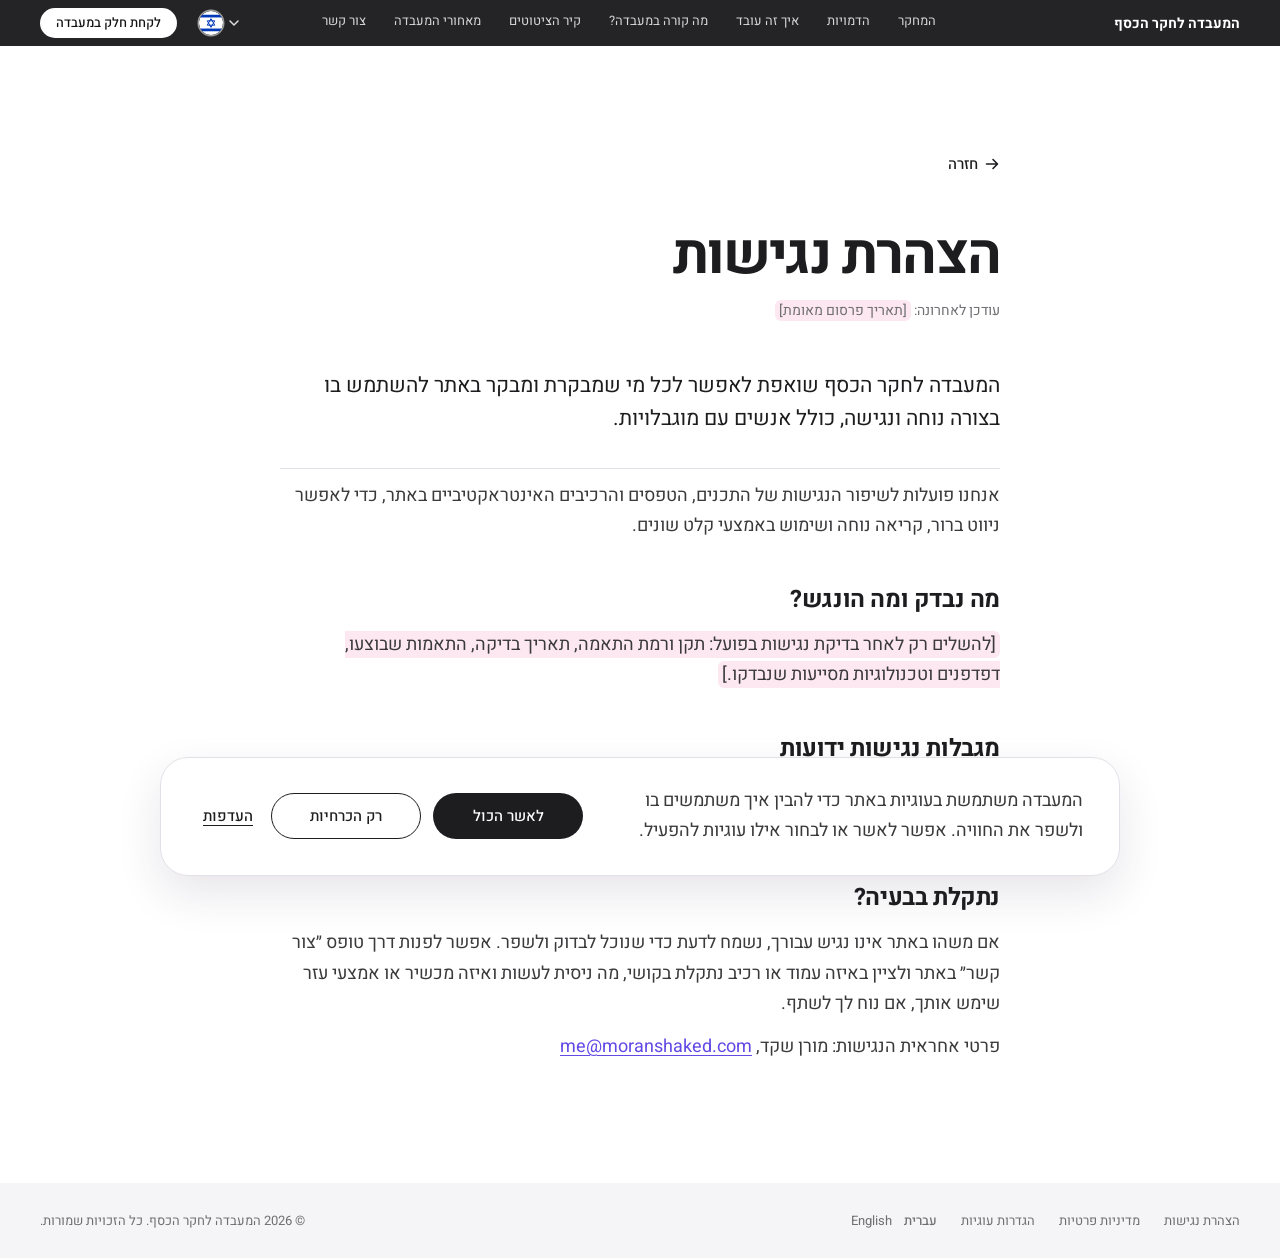
<file: accessibility/index.html>
<!doctype html>
<html lang="he" dir="rtl">
<head>
<meta charset="utf-8">
<meta name="viewport" content="width=device-width, initial-scale=1, viewport-fit=cover">
<meta http-equiv="Content-Security-Policy" content="default-src 'self'; script-src 'self' https://www.googletagmanager.com; style-src 'self' 'unsafe-inline'; img-src 'self' data: https://www.googletagmanager.com https://*.google-analytics.com https://i.ytimg.com; font-src 'self'; media-src 'self'; connect-src 'self' https://*.google-analytics.com https://*.analytics.google.com https://www.googletagmanager.com https://docs.google.com https://*.sibforms.com https://firestore.googleapis.com; frame-src https://www.youtube-nocookie.com; form-action 'self' https://docs.google.com https://*.sibforms.com; base-uri 'self'; object-src 'none'">
<meta name="referrer" content="strict-origin-when-cross-origin">
<title>הצהרת נגישות | המעבדה לחקר הכסף</title>
<meta name="description" content="הצהרת הנגישות של אתר המעבדה לחקר הכסף.">

<link rel="canonical" href="https://cherrixlabs.com/accessibility/">
<link rel="alternate" hreflang="he" href="https://cherrixlabs.com/accessibility/">
<link rel="alternate" hreflang="en" href="https://cherrixlabs.com/en/accessibility/">
<link rel="alternate" hreflang="x-default" href="https://cherrixlabs.com/accessibility/">
<meta property="og:type" content="website">
<meta property="og:locale" content="he_IL">
<meta property="og:locale:alternate" content="en_US">
<meta property="og:site_name" content="המעבדה לחקר הכסף">
<meta property="og:url" content="https://cherrixlabs.com/accessibility/">
<meta property="og:title" content="הצהרת נגישות | המעבדה לחקר הכסף">
<meta property="og:description" content="הצהרת הנגישות של אתר המעבדה לחקר הכסף.">
<meta property="og:image" content="https://cherrixlabs.com/assets/img/og-share-2611.jpg">
<meta property="og:image:secure_url" content="https://cherrixlabs.com/assets/img/og-share-2611.jpg">
<meta property="og:image:type" content="image/jpeg">
<meta property="og:image:width" content="1200">
<meta property="og:image:height" content="630">
<meta property="og:image:alt" content="פסל לבן מחזיק כדור עם סימן דולר, והכיתוב המעבדה לחקר הכסף">
<meta name="twitter:card" content="summary_large_image">
<meta name="theme-color" content="#121113">
<link rel="icon" href="/assets/img/favicon.svg" type="image/svg+xml">
<link rel="icon" href="/assets/img/favicon-32.png" sizes="32x32" type="image/png">
<link rel="apple-touch-icon" href="/assets/img/favicon-180.png">
<link rel="preload" href="/assets/fonts/heebo-hebrew-700-normal.woff2" as="font" type="font/woff2" crossorigin>
<link rel="preload" href="/assets/fonts/heebo-hebrew-400-normal.woff2" as="font" type="font/woff2" crossorigin>
<link rel="stylesheet" href="/assets/css/site.css?v=d1054019">

</head>
<body data-page="inner" class="inner">
<a class="skip" href="#main">דילוג לתוכן</a>
<header class="site-header on-dark">
 <div class="in">
  <a class="logo" href="/">המעבדה לחקר הכסף</a>
  <nav aria-label="ניווט ראשי"><ul class="nav-links"><li><a href="/#story">המחקר</a></li><li><a href="/#personas">הדמויות</a></li><li><a href="/#process">איך זה עובד</a></li><li><a href="/#lab-now">מה קורה במעבדה?</a></li><li><a href="/quotes/">קיר הציטוטים</a></li><li><a href="/#founder">מאחורי המעבדה</a></li><li><a href="/#contact">צור קשר</a></li></ul></nav>
  <div class="hend"><div class="lsd"><button class="lsd-btn" type="button" aria-haspopup="listbox" aria-expanded="false" aria-controls="lsd-menu" aria-label="שפה: עברית"><img src="/assets/img/flag-he.svg" width="24" height="24" alt=""><svg class="lsd-chev" width="10" height="6" viewBox="0 0 10 6" aria-hidden="true"><path d="M1 1l4 4 4-4" fill="none" stroke="#fff" stroke-width="1.5" stroke-linecap="round" stroke-linejoin="round"/></svg></button><ul class="lsd-menu" id="lsd-menu" role="listbox" aria-label="בחירת שפה"><li role="none"><a role="option" aria-selected="true" tabindex="-1" href="/accessibility/" hreflang="he" data-lang="he" lang="he"><img src="/assets/img/flag-he.svg" width="20" height="20" alt=""><span>עברית</span><svg class="lsd-check" width="14" height="14" viewBox="0 0 14 14" aria-hidden="true"><path d="M2.5 7.3l2.9 2.9 6.1-6.4" fill="none" stroke="#121113" stroke-width="1.7" stroke-linecap="round" stroke-linejoin="round"/></svg></a></li><li role="none"><a role="option" aria-selected="false" tabindex="-1" href="/en/accessibility/" hreflang="en" data-lang="en" lang="en"><img src="/assets/img/flag-en.svg" width="20" height="20" alt=""><span>English</span></a></li></ul></div><a class="nav-cta" href="/#research" data-dlglink="dlg-research" data-ev="research_open_header">לקחת חלק במעבדה</a></div>
  <button class="menu-btn" type="button" aria-expanded="false" aria-controls="mmenu" aria-label="פתיחת תפריט">
   <svg width="22" height="18" viewBox="0 0 22 18" aria-hidden="true"><path class="l1" d="M1 5h20" stroke="#fff" stroke-width="1.7" stroke-linecap="round"/><path class="l2" d="M1 13h13" stroke="#fff" stroke-width="1.7" stroke-linecap="round"/></svg>
  </button>
 </div>
</header>
<div class="mmenu on-dark" id="mmenu" aria-label="תפריט" hidden>
 <ul><li><a href="/">עמוד הבית</a></li><li><a href="/#story">המחקר</a></li><li><a href="/#personas">הדמויות</a></li><li><a href="/#process">איך זה עובד</a></li><li><a href="/#lab-now">מה קורה במעבדה?</a></li><li><a href="/quotes/">קיר הציטוטים</a></li><li><a href="/#founder">מאחורי המעבדה</a></li><li><a href="/#contact">צור קשר</a></li></ul>
 <a class="btn" href="/#research" data-dlglink="dlg-research" data-ev="research_open_menu">לקחת חלק במעבדה</a>
</div>
<dialog class="pop tabm why one" id="dlg-whylab" aria-labelledby="whylab-h1">
 <div class="shell"><div class="card">
  <div class="lh" aria-hidden="true"></div>
  <button class="x" type="button" data-close aria-label="סגירה"><svg width="12" height="12" viewBox="0 0 12 12" aria-hidden="true"><path d="M1.5 1.5l9 9M10.5 1.5l-9 9" stroke="#1D1D1F" stroke-width="2" stroke-linecap="round"/></svg></button>
  <section class="st st1" data-why-st="1">
   <div class="hd"><div class="art" aria-hidden="true"><span class="halo"></span><img src="/assets/img/why-statue.webp" width="720" height="590" alt="" loading="lazy" decoding="async"><svg class="pt pt-d" aria-hidden="true" focusable="false" viewBox="0 0 820 250" width="820" height="250"><circle cx="391" cy="100" r="2.1" fill="#CD5DC3" fill-opacity="0.78"/><circle cx="392" cy="124" r="1.6" fill="#9B6BFF" fill-opacity="0.68"/><circle cx="318" cy="88" r="0.9" fill="#AF5ED8" fill-opacity="0.80"/><circle cx="398" cy="-37" r="1.2" fill="#E05CB5" fill-opacity="0.68"/><circle cx="370" cy="175" r="0.9" fill="#BA5ED1" fill-opacity="0.69"/><circle cx="325" cy="149" r="2.1" fill="#F15BA8" fill-opacity="0.59"/><circle cx="382" cy="96" r="2.1" fill="#AF5ED8" fill-opacity="0.46"/><circle cx="394" cy="59" r="0.9" fill="#BA5ED1" fill-opacity="0.81"/><circle cx="399" cy="-26" r="0.9" fill="#F15BA8" fill-opacity="0.79"/><circle cx="397" cy="174" r="0.9" fill="#AF5ED8" fill-opacity="0.75"/><circle cx="293" cy="41" r="2.1" fill="#BA5ED1" fill-opacity="0.63"/><circle cx="431" cy="-1" r="1.2" fill="#BA5ED1" fill-opacity="0.69"/><circle cx="487" cy="135" r="1.6" fill="#F15BA8" fill-opacity="0.74"/><circle cx="286" cy="3" r="2.1" fill="#F15BA8" fill-opacity="0.57"/><circle cx="389" cy="140" r="0.9" fill="#CD5DC3" fill-opacity="0.70"/><circle cx="428" cy="112" r="0.9" fill="#AF5ED8" fill-opacity="0.63"/><circle cx="461" cy="-14" r="1.6" fill="#F15BA8" fill-opacity="0.74"/><circle cx="309" cy="148" r="0.9" fill="#E05CB5" fill-opacity="0.39"/><circle cx="189" cy="24" r="0.9" fill="#E05CB5" fill-opacity="0.77"/><circle cx="440" cy="-17" r="0.9" fill="#CD5DC3" fill-opacity="0.83"/><circle cx="253" cy="112" r="2.1" fill="#AF5ED8" fill-opacity="0.45"/><circle cx="234" cy="110" r="1.6" fill="#AF5ED8" fill-opacity="0.47"/><circle cx="328" cy="106" r="2.1" fill="#AF5ED8" fill-opacity="0.40"/><circle cx="494" cy="104" r="0.9" fill="#F15BA8" fill-opacity="0.75"/><circle cx="324" cy="62" r="1.6" fill="#F15BA8" fill-opacity="0.85"/><circle cx="278" cy="66" r="2.1" fill="#9B6BFF" fill-opacity="0.74"/><circle cx="289" cy="132" r="0.9" fill="#9B6BFF" fill-opacity="0.79"/><circle cx="406" cy="196" r="1.2" fill="#9B6BFF" fill-opacity="0.50"/><circle cx="370" cy="134" r="2.1" fill="#AF5ED8" fill-opacity="0.41"/><circle cx="323" cy="160" r="1.2" fill="#E05CB5" fill-opacity="0.79"/><circle cx="342" cy="22" r="1.2" fill="#9B6BFF" fill-opacity="0.42"/><circle cx="275" cy="58" r="2.1" fill="#E05CB5" fill-opacity="0.48"/><circle cx="482" cy="145" r="0.9" fill="#9B6BFF" fill-opacity="0.43"/><circle cx="348" cy="96" r="1.6" fill="#CD5DC3" fill-opacity="0.62"/><circle cx="233" cy="9" r="2.1" fill="#9B6BFF" fill-opacity="0.65"/><circle cx="314" cy="111" r="0.9" fill="#F15BA8" fill-opacity="0.47"/><circle cx="295" cy="84" r="1.6" fill="#E05CB5" fill-opacity="0.46"/><circle cx="335" cy="58" r="1.2" fill="#9B6BFF" fill-opacity="0.35"/><circle cx="507" cy="43" r="0.9" fill="#F15BA8" fill-opacity="0.80"/><circle cx="482" cy="51" r="2.1" fill="#F15BA8" fill-opacity="0.50"/><circle cx="338" cy="91" r="2.1" fill="#F15BA8" fill-opacity="0.66"/><circle cx="372" cy="-46" r="2.1" fill="#BA5ED1" fill-opacity="0.48"/><circle cx="427" cy="55" r="1.6" fill="#9B6BFF" fill-opacity="0.52"/><circle cx="395" cy="-1" r="2.1" fill="#CD5DC3" fill-opacity="0.65"/><circle cx="368" cy="120" r="1.2" fill="#E05CB5" fill-opacity="0.80"/><circle cx="405" cy="124" r="1.6" fill="#BA5ED1" fill-opacity="0.64"/><circle cx="425" cy="62" r="1.6" fill="#9B6BFF" fill-opacity="0.66"/><circle cx="419" cy="79" r="0.9" fill="#CD5DC3" fill-opacity="0.55"/><circle cx="357" cy="92" r="1.2" fill="#E05CB5" fill-opacity="0.68"/><circle cx="245" cy="154" r="1.6" fill="#BA5ED1" fill-opacity="0.50"/><circle cx="400" cy="102" r="0.9" fill="#F15BA8" fill-opacity="0.36"/><circle cx="180" cy="133" r="0.9" fill="#E05CB5" fill-opacity="0.75"/><circle cx="395" cy="89" r="0.9" fill="#BA5ED1" fill-opacity="0.44"/><circle cx="358" cy="93" r="2.1" fill="#9B6BFF" fill-opacity="0.64"/><circle cx="422" cy="149" r="0.9" fill="#CD5DC3" fill-opacity="0.44"/><circle cx="317" cy="77" r="2.1" fill="#9B6BFF" fill-opacity="0.79"/><circle cx="405" cy="75" r="1.2" fill="#F15BA8" fill-opacity="0.74"/><circle cx="304" cy="71" r="1.6" fill="#9B6BFF" fill-opacity="0.55"/><circle cx="218" cy="131" r="1.2" fill="#AF5ED8" fill-opacity="0.70"/><circle cx="160" cy="93" r="1.6" fill="#E05CB5" fill-opacity="0.47"/><circle cx="292" cy="98" r="1.6" fill="#F15BA8" fill-opacity="0.66"/><circle cx="320" cy="84" r="2.1" fill="#AF5ED8" fill-opacity="0.60"/><circle cx="391" cy="49" r="1.6" fill="#E05CB5" fill-opacity="0.57"/><circle cx="184" cy="77" r="0.9" fill="#E05CB5" fill-opacity="0.44"/><circle cx="343" cy="93" r="2.1" fill="#9B6BFF" fill-opacity="0.63"/><circle cx="359" cy="115" r="1.6" fill="#AF5ED8" fill-opacity="0.83"/><circle cx="384" cy="46" r="0.9" fill="#BA5ED1" fill-opacity="0.61"/><circle cx="385" cy="85" r="2.1" fill="#9B6BFF" fill-opacity="0.81"/><circle cx="183" cy="28" r="1.6" fill="#CD5DC3" fill-opacity="0.73"/><circle cx="191" cy="148" r="2.1" fill="#BA5ED1" fill-opacity="0.67"/><circle cx="247" cy="-20" r="2.1" fill="#F15BA8" fill-opacity="0.74"/><circle cx="338" cy="-28" r="1.2" fill="#BA5ED1" fill-opacity="0.38"/><circle cx="429" cy="114" r="1.2" fill="#CD5DC3" fill-opacity="0.43"/><circle cx="382" cy="49" r="1.6" fill="#CD5DC3" fill-opacity="0.61"/><circle cx="495" cy="23" r="1.2" fill="#CD5DC3" fill-opacity="0.45"/><circle cx="301" cy="32" r="1.6" fill="#CD5DC3" fill-opacity="0.41"/><circle cx="247" cy="-6" r="0.9" fill="#9B6BFF" fill-opacity="0.49"/><circle cx="189" cy="57" r="1.2" fill="#9B6BFF" fill-opacity="0.42"/><circle cx="293" cy="-5" r="2.1" fill="#BA5ED1" fill-opacity="0.79"/><circle cx="401" cy="55" r="0.9" fill="#F15BA8" fill-opacity="0.53"/></svg><svg class="pt pt-m" aria-hidden="true" focusable="false" viewBox="0 0 390 210" width="390" height="210"><circle cx="201" cy="46" r="1.5" fill="#AF5ED8" fill-opacity="0.65"/><circle cx="180" cy="125" r="1.1" fill="#9B6BFF" fill-opacity="0.44"/><circle cx="115" cy="75" r="1.1" fill="#CD5DC3" fill-opacity="0.75"/><circle cx="205" cy="8" r="1.5" fill="#CD5DC3" fill-opacity="0.77"/><circle cx="209" cy="64" r="0.8" fill="#CD5DC3" fill-opacity="0.78"/><circle cx="82" cy="90" r="1.9" fill="#CD5DC3" fill-opacity="0.73"/><circle cx="286" cy="62" r="1.5" fill="#BA5ED1" fill-opacity="0.48"/><circle cx="172" cy="21" r="1.1" fill="#E05CB5" fill-opacity="0.50"/><circle cx="223" cy="53" r="1.1" fill="#BA5ED1" fill-opacity="0.48"/><circle cx="300" cy="76" r="1.1" fill="#9B6BFF" fill-opacity="0.49"/><circle cx="166" cy="59" r="1.5" fill="#AF5ED8" fill-opacity="0.70"/><circle cx="93" cy="113" r="1.9" fill="#AF5ED8" fill-opacity="0.41"/><circle cx="148" cy="73" r="1.5" fill="#AF5ED8" fill-opacity="0.52"/><circle cx="187" cy="73" r="1.1" fill="#E05CB5" fill-opacity="0.40"/><circle cx="118" cy="63" r="1.1" fill="#F15BA8" fill-opacity="0.57"/><circle cx="189" cy="87" r="0.8" fill="#BA5ED1" fill-opacity="0.36"/><circle cx="144" cy="68" r="1.1" fill="#CD5DC3" fill-opacity="0.71"/><circle cx="232" cy="66" r="1.1" fill="#AF5ED8" fill-opacity="0.70"/><circle cx="79" cy="38" r="1.9" fill="#F15BA8" fill-opacity="0.77"/><circle cx="218" cy="112" r="1.9" fill="#BA5ED1" fill-opacity="0.61"/><circle cx="266" cy="0" r="0.8" fill="#AF5ED8" fill-opacity="0.69"/><circle cx="169" cy="77" r="1.5" fill="#9B6BFF" fill-opacity="0.67"/><circle cx="160" cy="3" r="0.8" fill="#9B6BFF" fill-opacity="0.50"/><circle cx="75" cy="97" r="1.1" fill="#CD5DC3" fill-opacity="0.50"/><circle cx="130" cy="2" r="0.8" fill="#E05CB5" fill-opacity="0.81"/><circle cx="141" cy="45" r="1.5" fill="#9B6BFF" fill-opacity="0.43"/><circle cx="250" cy="3" r="1.5" fill="#BA5ED1" fill-opacity="0.35"/><circle cx="121" cy="38" r="0.8" fill="#F15BA8" fill-opacity="0.76"/><circle cx="184" cy="74" r="1.9" fill="#BA5ED1" fill-opacity="0.76"/><circle cx="92" cy="95" r="0.8" fill="#AF5ED8" fill-opacity="0.45"/><circle cx="150" cy="55" r="0.8" fill="#BA5ED1" fill-opacity="0.64"/><circle cx="140" cy="9" r="1.9" fill="#F15BA8" fill-opacity="0.45"/><circle cx="129" cy="75" r="0.8" fill="#9B6BFF" fill-opacity="0.55"/><circle cx="197" cy="17" r="1.9" fill="#CD5DC3" fill-opacity="0.51"/><circle cx="125" cy="90" r="1.9" fill="#E05CB5" fill-opacity="0.36"/><circle cx="254" cy="70" r="1.1" fill="#E05CB5" fill-opacity="0.76"/><circle cx="178" cy="49" r="1.1" fill="#E05CB5" fill-opacity="0.56"/><circle cx="77" cy="18" r="1.5" fill="#9B6BFF" fill-opacity="0.40"/><circle cx="213" cy="94" r="1.9" fill="#F15BA8" fill-opacity="0.52"/><circle cx="256" cy="57" r="1.9" fill="#F15BA8" fill-opacity="0.47"/><circle cx="83" cy="46" r="0.8" fill="#CD5DC3" fill-opacity="0.42"/><circle cx="196" cy="131" r="1.1" fill="#F15BA8" fill-opacity="0.46"/><circle cx="255" cy="48" r="1.5" fill="#F15BA8" fill-opacity="0.60"/><circle cx="104" cy="74" r="1.5" fill="#E05CB5" fill-opacity="0.52"/><circle cx="139" cy="53" r="0.8" fill="#E05CB5" fill-opacity="0.47"/><circle cx="309" cy="64" r="1.9" fill="#BA5ED1" fill-opacity="0.64"/><circle cx="229" cy="3" r="0.8" fill="#E05CB5" fill-opacity="0.37"/><circle cx="177" cy="-10" r="0.8" fill="#AF5ED8" fill-opacity="0.78"/><circle cx="76" cy="54" r="1.1" fill="#BA5ED1" fill-opacity="0.52"/><circle cx="112" cy="84" r="1.9" fill="#CD5DC3" fill-opacity="0.64"/><circle cx="199" cy="52" r="1.1" fill="#F15BA8" fill-opacity="0.39"/><circle cx="209" cy="109" r="1.5" fill="#E05CB5" fill-opacity="0.80"/><circle cx="110" cy="66" r="0.8" fill="#AF5ED8" fill-opacity="0.80"/><circle cx="151" cy="90" r="0.8" fill="#CD5DC3" fill-opacity="0.76"/><circle cx="128" cy="28" r="0.8" fill="#F15BA8" fill-opacity="0.69"/></svg></div><h2 id="whylab-h1" tabindex="-1">מה עושים <br class="mb">במעבדה?</h2></div>
   <div class="sc">
    <div class="wbody"><p>אנחנו חיות בעידן שיש בו אינסוף ידע ומידע על כסף והשקעות. אפשר לומר שאנחנו אפילו מוצפות ממנו.</p><p>אז אם הידע כבר נמצא בהישג יד, למה עדיין כל כך הרבה מאיתנו לא פועלות כשזה מגיע ללעשות משהו עם הכסף שלנו, למשל להשקיע אותו?</p><p>אולי הבעיה המרכזית היא כבר לא רק הידע, אלא הביטחון לעשות.</p><p class="rq">המעבדה לחקר הכסף קמה כדי לחקור שאלה אחת: למה נשים חכמות, משכילות ועצמאיות, שיודעות שהן צריכות לעשות משהו עם הכסף שלהן, עדיין לא עושות את הצעד הראשון?</p><p>כדי למצוא תשובות, המעבדה יוצאת לשטח ופוגשת כמה שיותר נשים. דרך השיחות איתן היא מנסה להבין מה קורה במחשבה וברגש, ואילו חסמים נמצאים בפער שבין הרצון לעשות משהו עם הכסף לבין העשייה בפועל.</p><p>אם נצליח לפרק את הפער הזה לגורמים, לזהות את החסמים ולקרוא להם בשם, נוכל להתחיל לפתח פתרונות וכלים שמתאימים למה שנשים באמת צריכות.</p><p>זוכרת איך Waze נעזרה בנהגים כדי למפות את הכבישים? המעבדה פועלת ברעיון דומה, רק שבמקום כבישים היא מנסה למפות את הדרכים שבהן נשים חושבות, מרגישות ומקבלות החלטות על כסף והשקעות.</p><p class="tr">וכאן את נכנסת לתמונה.</p><p>המעבדה צריכה את הפרופיל שלך. את הסיפור שלך, את השאלות, את ההתלבטויות, את מה שעוצר אותך וגם את מה שעובד בשבילך. בין אם כבר התחלת להשקיע ובין אם את עדיין יושבת על הגדר.</p><p>ככל שיותר נשים ישתפו, נוכל להכיר יותר נקודות מבט, לזהות דפוסים ולבחון רעיונות שיכולים להפוך בהמשך לכלים שיעזרו לנשים לעבור מלדעת שצריך לעשות, ללעשות בפועל.</p><p>ככל שיותר נשים יבנו לעצמן הון ויוכלו לבחור איך לחיות את חייהן, העולם יהיה מקום טוב יותר.</p><div class="endcta"><button class="btn btn-k" type="button" data-swap="dlg-research" data-ev="whylab_profile">לתרום את הפרופיל שלי</button></div></div>
   </div>
  </section>
 </div></div>
</dialog>
<dialog class="pop tabm cr me" id="dlg-credo" aria-labelledby="credo-h1">
 <div class="shell"><div class="card">
  <div class="lh" aria-hidden="true"></div>
  <button class="x" type="button" data-close aria-label="סגירה"><svg width="12" height="12" viewBox="0 0 12 12" aria-hidden="true"><path d="M1.5 1.5l9 9M10.5 1.5l-9 9" stroke="#1D1D1F" stroke-width="2" stroke-linecap="round"/></svg></button>
  <section class="st st1">
   <div class="hd"><div class="art" aria-hidden="true"><span class="halo"></span><svg class="pt pt-d" aria-hidden="true" focusable="false" viewBox="0 0 820 260" width="820" height="260"><circle cx="123" cy="76" r="2.1" fill="#98E4E0" fill-opacity="0.46"/><circle cx="115" cy="55" r="0.9" fill="#65D8D3" fill-opacity="0.61"/><circle cx="301" cy="119" r="1.2" fill="#98E4E0" fill-opacity="0.75"/><circle cx="194" cy="75" r="1.2" fill="#98E4E0" fill-opacity="0.52"/><circle cx="189" cy="127" r="0.9" fill="#4FC7C2" fill-opacity="0.52"/><circle cx="-8" cy="109" r="1.2" fill="#29808A" fill-opacity="0.50"/><circle cx="18" cy="102" r="1.6" fill="#29808A" fill-opacity="0.52"/><circle cx="260" cy="153" r="2.1" fill="#98E4E0" fill-opacity="0.56"/><circle cx="271" cy="27" r="2.1" fill="#65D8D3" fill-opacity="0.81"/><circle cx="176" cy="18" r="1.2" fill="#3AA9AE" fill-opacity="0.35"/><circle cx="309" cy="120" r="2.1" fill="#4FC7C2" fill-opacity="0.83"/><circle cx="54" cy="36" r="1.2" fill="#65D8D3" fill-opacity="0.72"/><circle cx="254" cy="95" r="1.6" fill="#4FC7C2" fill-opacity="0.52"/><circle cx="13" cy="105" r="1.2" fill="#65D8D3" fill-opacity="0.78"/><circle cx="288" cy="25" r="1.6" fill="#65D8D3" fill-opacity="0.76"/><circle cx="310" cy="44" r="0.9" fill="#65D8D3" fill-opacity="0.80"/><circle cx="211" cy="34" r="1.2" fill="#29808A" fill-opacity="0.64"/><circle cx="273" cy="63" r="0.9" fill="#29808A" fill-opacity="0.72"/><circle cx="325" cy="148" r="1.2" fill="#4FC7C2" fill-opacity="0.50"/><circle cx="192" cy="113" r="0.9" fill="#4FC7C2" fill-opacity="0.62"/><circle cx="8" cy="132" r="0.9" fill="#4FC7C2" fill-opacity="0.41"/><circle cx="141" cy="163" r="1.2" fill="#98E4E0" fill-opacity="0.84"/><circle cx="100" cy="131" r="2.1" fill="#65D8D3" fill-opacity="0.53"/><circle cx="112" cy="61" r="1.2" fill="#65D8D3" fill-opacity="0.62"/><circle cx="283" cy="44" r="0.9" fill="#3AA9AE" fill-opacity="0.47"/><circle cx="308" cy="50" r="1.6" fill="#3AA9AE" fill-opacity="0.76"/><circle cx="352" cy="81" r="0.9" fill="#29808A" fill-opacity="0.66"/><circle cx="254" cy="159" r="2.1" fill="#65D8D3" fill-opacity="0.73"/><circle cx="349" cy="63" r="1.2" fill="#98E4E0" fill-opacity="0.66"/><circle cx="21" cy="40" r="2.1" fill="#65D8D3" fill-opacity="0.59"/><circle cx="217" cy="173" r="0.9" fill="#65D8D3" fill-opacity="0.74"/><circle cx="34" cy="41" r="0.9" fill="#65D8D3" fill-opacity="0.37"/><circle cx="247" cy="103" r="2.1" fill="#65D8D3" fill-opacity="0.78"/><circle cx="352" cy="80" r="0.9" fill="#4FC7C2" fill-opacity="0.60"/><circle cx="194" cy="65" r="1.6" fill="#3AA9AE" fill-opacity="0.51"/><circle cx="236" cy="133" r="1.6" fill="#29808A" fill-opacity="0.67"/><circle cx="191" cy="43" r="1.6" fill="#98E4E0" fill-opacity="0.48"/><circle cx="349" cy="116" r="1.6" fill="#29808A" fill-opacity="0.41"/><circle cx="305" cy="109" r="0.9" fill="#29808A" fill-opacity="0.75"/><circle cx="111" cy="165" r="1.2" fill="#65D8D3" fill-opacity="0.54"/><circle cx="355" cy="74" r="2.1" fill="#65D8D3" fill-opacity="0.66"/><circle cx="291" cy="86" r="2.1" fill="#65D8D3" fill-opacity="0.54"/><circle cx="249" cy="108" r="2.1" fill="#98E4E0" fill-opacity="0.56"/><circle cx="305" cy="102" r="2.1" fill="#29808A" fill-opacity="0.36"/><circle cx="136" cy="105" r="1.2" fill="#4FC7C2" fill-opacity="0.49"/><circle cx="253" cy="152" r="0.9" fill="#29808A" fill-opacity="0.46"/><circle cx="201" cy="74" r="1.2" fill="#65D8D3" fill-opacity="0.82"/><circle cx="255" cy="75" r="1.6" fill="#4FC7C2" fill-opacity="0.75"/><circle cx="55" cy="162" r="1.6" fill="#65D8D3" fill-opacity="0.58"/><circle cx="82" cy="79" r="0.9" fill="#4FC7C2" fill-opacity="0.75"/><circle cx="73" cy="40" r="0.9" fill="#98E4E0" fill-opacity="0.63"/><circle cx="96" cy="37" r="0.9" fill="#4FC7C2" fill-opacity="0.71"/><circle cx="-2" cy="82" r="2.1" fill="#3AA9AE" fill-opacity="0.47"/><circle cx="165" cy="29" r="2.1" fill="#65D8D3" fill-opacity="0.61"/><circle cx="163" cy="123" r="0.9" fill="#29808A" fill-opacity="0.44"/><circle cx="-7" cy="71" r="0.9" fill="#98E4E0" fill-opacity="0.77"/><circle cx="298" cy="92" r="0.9" fill="#65D8D3" fill-opacity="0.77"/><circle cx="101" cy="59" r="2.1" fill="#98E4E0" fill-opacity="0.64"/><circle cx="164" cy="77" r="0.9" fill="#65D8D3" fill-opacity="0.85"/><circle cx="304" cy="116" r="1.2" fill="#65D8D3" fill-opacity="0.63"/><circle cx="55" cy="103" r="0.9" fill="#4FC7C2" fill-opacity="0.38"/><circle cx="99" cy="155" r="1.6" fill="#4FC7C2" fill-opacity="0.44"/><circle cx="172" cy="-2" r="0.9" fill="#3AA9AE" fill-opacity="0.85"/><circle cx="205" cy="92" r="1.2" fill="#29808A" fill-opacity="0.66"/><circle cx="317" cy="67" r="2.1" fill="#98E4E0" fill-opacity="0.53"/><circle cx="120" cy="97" r="2.1" fill="#98E4E0" fill-opacity="0.63"/><circle cx="130" cy="156" r="0.9" fill="#29808A" fill-opacity="0.60"/><circle cx="150" cy="134" r="2.1" fill="#3AA9AE" fill-opacity="0.56"/><circle cx="112" cy="57" r="2.1" fill="#3AA9AE" fill-opacity="0.67"/><circle cx="130" cy="118" r="1.2" fill="#3AA9AE" fill-opacity="0.40"/><circle cx="335" cy="103" r="2.1" fill="#4FC7C2" fill-opacity="0.83"/><circle cx="171" cy="13" r="1.2" fill="#3AA9AE" fill-opacity="0.48"/><circle cx="195" cy="132" r="1.2" fill="#3AA9AE" fill-opacity="0.64"/><circle cx="194" cy="185" r="1.6" fill="#3AA9AE" fill-opacity="0.78"/><circle cx="133" cy="100" r="1.6" fill="#29808A" fill-opacity="0.65"/><circle cx="297" cy="139" r="1.6" fill="#3AA9AE" fill-opacity="0.50"/><circle cx="144" cy="128" r="1.6" fill="#29808A" fill-opacity="0.75"/><circle cx="29" cy="125" r="1.2" fill="#3AA9AE" fill-opacity="0.63"/><circle cx="265" cy="178" r="1.2" fill="#98E4E0" fill-opacity="0.59"/><circle cx="136" cy="47" r="1.2" fill="#29808A" fill-opacity="0.85"/></svg><svg class="pt pt-m" aria-hidden="true" focusable="false" viewBox="0 0 390 230" width="390" height="230"><circle cx="80" cy="37" r="1.5" fill="#4FC7C2" fill-opacity="0.50"/><circle cx="76" cy="23" r="1.5" fill="#65D8D3" fill-opacity="0.74"/><circle cx="196" cy="64" r="1.5" fill="#65D8D3" fill-opacity="0.54"/><circle cx="129" cy="35" r="1.1" fill="#65D8D3" fill-opacity="0.67"/><circle cx="124" cy="71" r="1.5" fill="#29808A" fill-opacity="0.53"/><circle cx="-1" cy="58" r="1.5" fill="#4FC7C2" fill-opacity="0.70"/><circle cx="15" cy="54" r="1.9" fill="#65D8D3" fill-opacity="0.64"/><circle cx="169" cy="86" r="0.8" fill="#98E4E0" fill-opacity="0.48"/><circle cx="177" cy="6" r="1.9" fill="#98E4E0" fill-opacity="0.65"/><circle cx="116" cy="-0" r="1.5" fill="#3AA9AE" fill-opacity="0.53"/><circle cx="201" cy="65" r="1.5" fill="#98E4E0" fill-opacity="0.77"/><circle cx="38" cy="12" r="1.5" fill="#98E4E0" fill-opacity="0.74"/><circle cx="167" cy="50" r="0.8" fill="#65D8D3" fill-opacity="0.84"/><circle cx="13" cy="55" r="1.1" fill="#98E4E0" fill-opacity="0.60"/><circle cx="187" cy="4" r="1.5" fill="#3AA9AE" fill-opacity="0.51"/><circle cx="201" cy="17" r="1.9" fill="#65D8D3" fill-opacity="0.40"/><circle cx="138" cy="10" r="1.5" fill="#98E4E0" fill-opacity="0.69"/><circle cx="178" cy="29" r="1.1" fill="#29808A" fill-opacity="0.75"/><circle cx="210" cy="83" r="1.1" fill="#65D8D3" fill-opacity="0.52"/><circle cx="126" cy="62" r="1.1" fill="#4FC7C2" fill-opacity="0.58"/><circle cx="10" cy="73" r="1.1" fill="#65D8D3" fill-opacity="0.37"/><circle cx="94" cy="93" r="1.1" fill="#98E4E0" fill-opacity="0.75"/><circle cx="67" cy="72" r="1.1" fill="#98E4E0" fill-opacity="0.52"/><circle cx="74" cy="27" r="0.8" fill="#4FC7C2" fill-opacity="0.52"/><circle cx="185" cy="17" r="1.1" fill="#29808A" fill-opacity="0.50"/><circle cx="200" cy="20" r="1.5" fill="#29808A" fill-opacity="0.52"/><circle cx="228" cy="40" r="1.9" fill="#98E4E0" fill-opacity="0.56"/><circle cx="166" cy="90" r="1.9" fill="#65D8D3" fill-opacity="0.81"/><circle cx="226" cy="29" r="1.1" fill="#3AA9AE" fill-opacity="0.35"/><circle cx="17" cy="15" r="1.9" fill="#4FC7C2" fill-opacity="0.83"/><circle cx="142" cy="99" r="1.1" fill="#65D8D3" fill-opacity="0.72"/><circle cx="26" cy="15" r="1.5" fill="#4FC7C2" fill-opacity="0.52"/><circle cx="163" cy="55" r="1.1" fill="#65D8D3" fill-opacity="0.78"/><circle cx="228" cy="40" r="1.5" fill="#65D8D3" fill-opacity="0.76"/><circle cx="128" cy="29" r="0.8" fill="#65D8D3" fill-opacity="0.80"/><circle cx="155" cy="74" r="1.1" fill="#29808A" fill-opacity="0.64"/><circle cx="126" cy="15" r="0.8" fill="#29808A" fill-opacity="0.72"/><circle cx="226" cy="63" r="1.1" fill="#4FC7C2" fill-opacity="0.50"/><circle cx="199" cy="58" r="0.8" fill="#4FC7C2" fill-opacity="0.62"/><circle cx="75" cy="94" r="0.8" fill="#4FC7C2" fill-opacity="0.41"/><circle cx="230" cy="36" r="1.1" fill="#98E4E0" fill-opacity="0.84"/><circle cx="190" cy="44" r="1.9" fill="#65D8D3" fill-opacity="0.53"/><circle cx="163" cy="58" r="1.1" fill="#65D8D3" fill-opacity="0.62"/><circle cx="199" cy="54" r="0.8" fill="#3AA9AE" fill-opacity="0.47"/><circle cx="89" cy="56" r="1.5" fill="#3AA9AE" fill-opacity="0.76"/><circle cx="165" cy="86" r="0.8" fill="#29808A" fill-opacity="0.66"/><circle cx="134" cy="35" r="1.9" fill="#65D8D3" fill-opacity="0.73"/><circle cx="168" cy="36" r="1.1" fill="#98E4E0" fill-opacity="0.66"/><circle cx="39" cy="92" r="1.9" fill="#65D8D3" fill-opacity="0.59"/><circle cx="55" cy="39" r="0.8" fill="#65D8D3" fill-opacity="0.74"/><circle cx="50" cy="14" r="0.8" fill="#65D8D3" fill-opacity="0.37"/><circle cx="65" cy="12" r="1.9" fill="#65D8D3" fill-opacity="0.78"/><circle cx="3" cy="41" r="0.8" fill="#4FC7C2" fill-opacity="0.60"/><circle cx="108" cy="6" r="1.5" fill="#3AA9AE" fill-opacity="0.51"/><circle cx="107" cy="68" r="1.5" fill="#29808A" fill-opacity="0.67"/></svg><span class="ph"><img src="/assets/img/founder-me-circle.webp" width="336" height="336" alt=""></span></div><div class="kk">מאחורי המעבדה</div><h2 id="credo-h1" tabindex="-1">אני מורן</h2></div>
   <div class="sc"><div class="wbody"><p class="lead">אני מורן שקד, מעצבת מוצר (UX/UI), אמא לשניים וחובבת אקסלים מושבעת.</p><p>אני לא כלכלנית, לא פיננסיירית ולא יועצת השקעות, אבל כבר יותר מעשור שאני מנסה להבין למה נשים לא מתעסקות עם הכסף שלהן כמו שאנחנו יכולות, כמו שאנחנו צריכות.</p><p>הכול התחיל ב־2013&rlm;, כשהגעתי להאקתון הביטקוין הראשון בארץ. הייתי האישה היחידה בחדר, הצגתי רעיון וזכיתי עם הצוות שלי במקום הראשון. אבל הדבר שנשאר איתי מהאירוע הזה לא היה הפרס, אלא שאלה אחת:</p><blockquote class="pull" dir="rtl"><svg class="qm" width="40" height="30" viewBox="0 0 54 40" aria-hidden="true"><g fill="#98E4E0"><path d="M11 40a11 11 0 0 1-11-11C0 15 7 5 19 0l2 4C14 8 10 13 9 19a11 11 0 1 1 2 21z"/><path d="M40 40a11 11 0 0 1-11-11C29 15 36 5 48 0l2 4C43 8 39 13 38 19a11 11 0 1 1 2 21z"/></g></svg><span>איפה כל הנשים?</span></blockquote><p>מאז הקמתי את Miss Bitcoin, כתבתי את ״סוכריות פיננסיות״, ארגנתי סדנאות, דיברתי עם נשים, חקרתי, ניסיתי, נכשלתי ולמדתי.</p><p>אני מאמינה שכסף הוא הרבה יותר ממספר בחשבון הבנק. הוא האפשרות לבחור איך לחיות, מה לעשות, איפה לעבוד, מתי לעזוב ומה לבנות לעצמנו.</p><p class="big">אני קוראת לזה <em>״עסקי פתיחת האופציות״</em>.</p><blockquote class="pq" dir="rtl"><p>אני רוצה קודם לפתוח את האופציה,<br>אח״כ נראה מה נעשה איתה.</p></blockquote><p>אני רוצה שנשים יבנו לעצמן מספיק הון כדי שלא יצטרכו להישאר במקום שלא טוב להן, כדי שיוכלו להגשים חלומות, ובעיקר כדי שתהיה להן האפשרות לבחור.</p><p>אחרי יותר מעשור של שאלות, ניסיונות ומיזמים, הקמתי את המעבדה לחקר הכסף כדי להמשיך לחפש תשובות, אבל הפעם בצורה שיטתית, יחד עם הנשים שעבורן אני רוצה לבנות את הפתרונות.</p></div></div>
   <div class="foot"><a class="btn btn-k" href="/#founder" data-close data-ev="me_more">עוד עליי</a></div>
  </section>
 </div></div>
</dialog>
<main id="main">
 <a class="back" href="/"><svg width="16" height="16" viewBox="0 0 16 16" aria-hidden="true"><path d="M2.5 8h11M9 3.5 13.5 8 9 12.5" fill="none" stroke="currentColor" stroke-width="1.6" stroke-linecap="round" stroke-linejoin="round"/></svg>חזרה</a>
 <h1>הצהרת נגישות</h1>
 <div class="date">עודכן לאחרונה: <span class="ph">[תאריך פרסום מאומת]</span></div>
 <p class="lead">המעבדה לחקר הכסף שואפת לאפשר לכל מי שמבקרת ומבקר באתר להשתמש בו בצורה נוחה ונגישה, כולל אנשים עם מוגבלויות.</p>
<p>אנחנו פועלות לשיפור הנגישות של התכנים, הטפסים והרכיבים האינטראקטיביים באתר, כדי לאפשר ניווט ברור, קריאה נוחה ושימוש באמצעי קלט שונים.</p>
<h2>מה נבדק ומה הונגש?</h2>
<p><span class="ph">[להשלים רק לאחר בדיקת נגישות בפועל: תקן ורמת התאמה, תאריך בדיקה, התאמות שבוצעו, דפדפנים וטכנולוגיות מסייעות שנבדקו.]</span></p>
<h2>מגבלות נגישות ידועות</h2>
<p><span class="ph">[לפרט מגבלות אמיתיות אם קיימות, כולל תכני צד שלישי, וידאו או רכיבים שטרם הונגשו. אין לכתוב שאין מגבלות בלי בדיקה.]</span></p>
<h2>נתקלת בבעיה?</h2>
<p>אם משהו באתר אינו נגיש עבורך, נשמח לדעת כדי שנוכל לבדוק ולשפר. אפשר לפנות דרך טופס ״צור קשר״ באתר ולציין באיזה עמוד או רכיב נתקלת בקושי, מה ניסית לעשות ואיזה מכשיר או אמצעי עזר שימש אותך, אם נוח לך לשתף.</p>
<p>פרטי אחראית הנגישות: מורן שקד, <a href="mailto:me@moranshaked.com" dir="ltr">me@moranshaked.com</a></p>
</main>
<footer class="mini-foot">
 <div class="l"><a href="/accessibility/">הצהרת נגישות</a><a href="/privacy/">מדיניות פרטיות</a><button type="button" class="js-cookie-prefs">הגדרות עוגיות</button><span class="lsw"><a href="/accessibility/" lang="he" hreflang="he" data-lang="he" aria-current="true">עברית</a><a href="/en/accessibility/" lang="en" hreflang="en" data-lang="en">English</a></span></div>
 <div><span class="cy">© <span class="js-year">2026</span> המעבדה לחקר הכסף. כל הזכויות שמורות.</span></div>
</footer>
<div class="ck" id="ck" role="region" aria-label="הודעת עוגיות" hidden>
 <p>המעבדה משתמשת בעוגיות באתר כדי להבין איך משתמשים בו ולשפר את החוויה. אפשר לאשר או לבחור אילו עוגיות להפעיל.</p>
 <div class="btns">
  <button class="btn btn-k" type="button" data-ck="all">לאשר הכול</button>
  <button class="btn btn-o" type="button" data-ck="none">רק הכרחיות</button>
  <button class="pf" type="button" data-ck="prefs">העדפות</button>
 </div>
</div>
<dialog class="pop ckp" id="dlg-cookies" aria-labelledby="ckp-t">
 <div class="shell"><div class="card">
  <button class="x" type="button" data-close aria-label="סגירת חלון העדפות העוגיות"><svg width="12" height="12" viewBox="0 0 12 12" aria-hidden="true"><path d="M1.5 1.5l9 9M10.5 1.5l-9 9" stroke="#1D1D1F" stroke-width="2" stroke-linecap="round"/></svg></button>
  <h2 id="ckp-t">העדפות עוגיות</h2>
  <div class="row"><div><b>הכרחיות</b><p>מאפשרות לאתר לפעול ולזכור את הבחירה שלך לגבי עוגיות.</p></div><span class="al">תמיד פעילות</span></div>
  <div class="row"><div><b id="ck-an-l">מדידה</b><p id="ck-an-d">Google Analytics. עוזרת למעבדה להבין אילו חלקים באתר נקראים. בלי שמות.</p></div><button class="sw" type="button" role="switch" aria-checked="false" aria-labelledby="ck-an-l" aria-describedby="ck-an-d" id="ck-an"></button></div>
  <div class="pb"><button class="btn btn-k" type="button" data-ck="save">שמירת הבחירה</button><a class="lk" href="/privacy/#cookies">מה נאסף</a></div>
 </div></div>
</dialog>
<script src="/assets/js/site.js?v={d1054019}" defer></script>
</body>
</html>
</file>
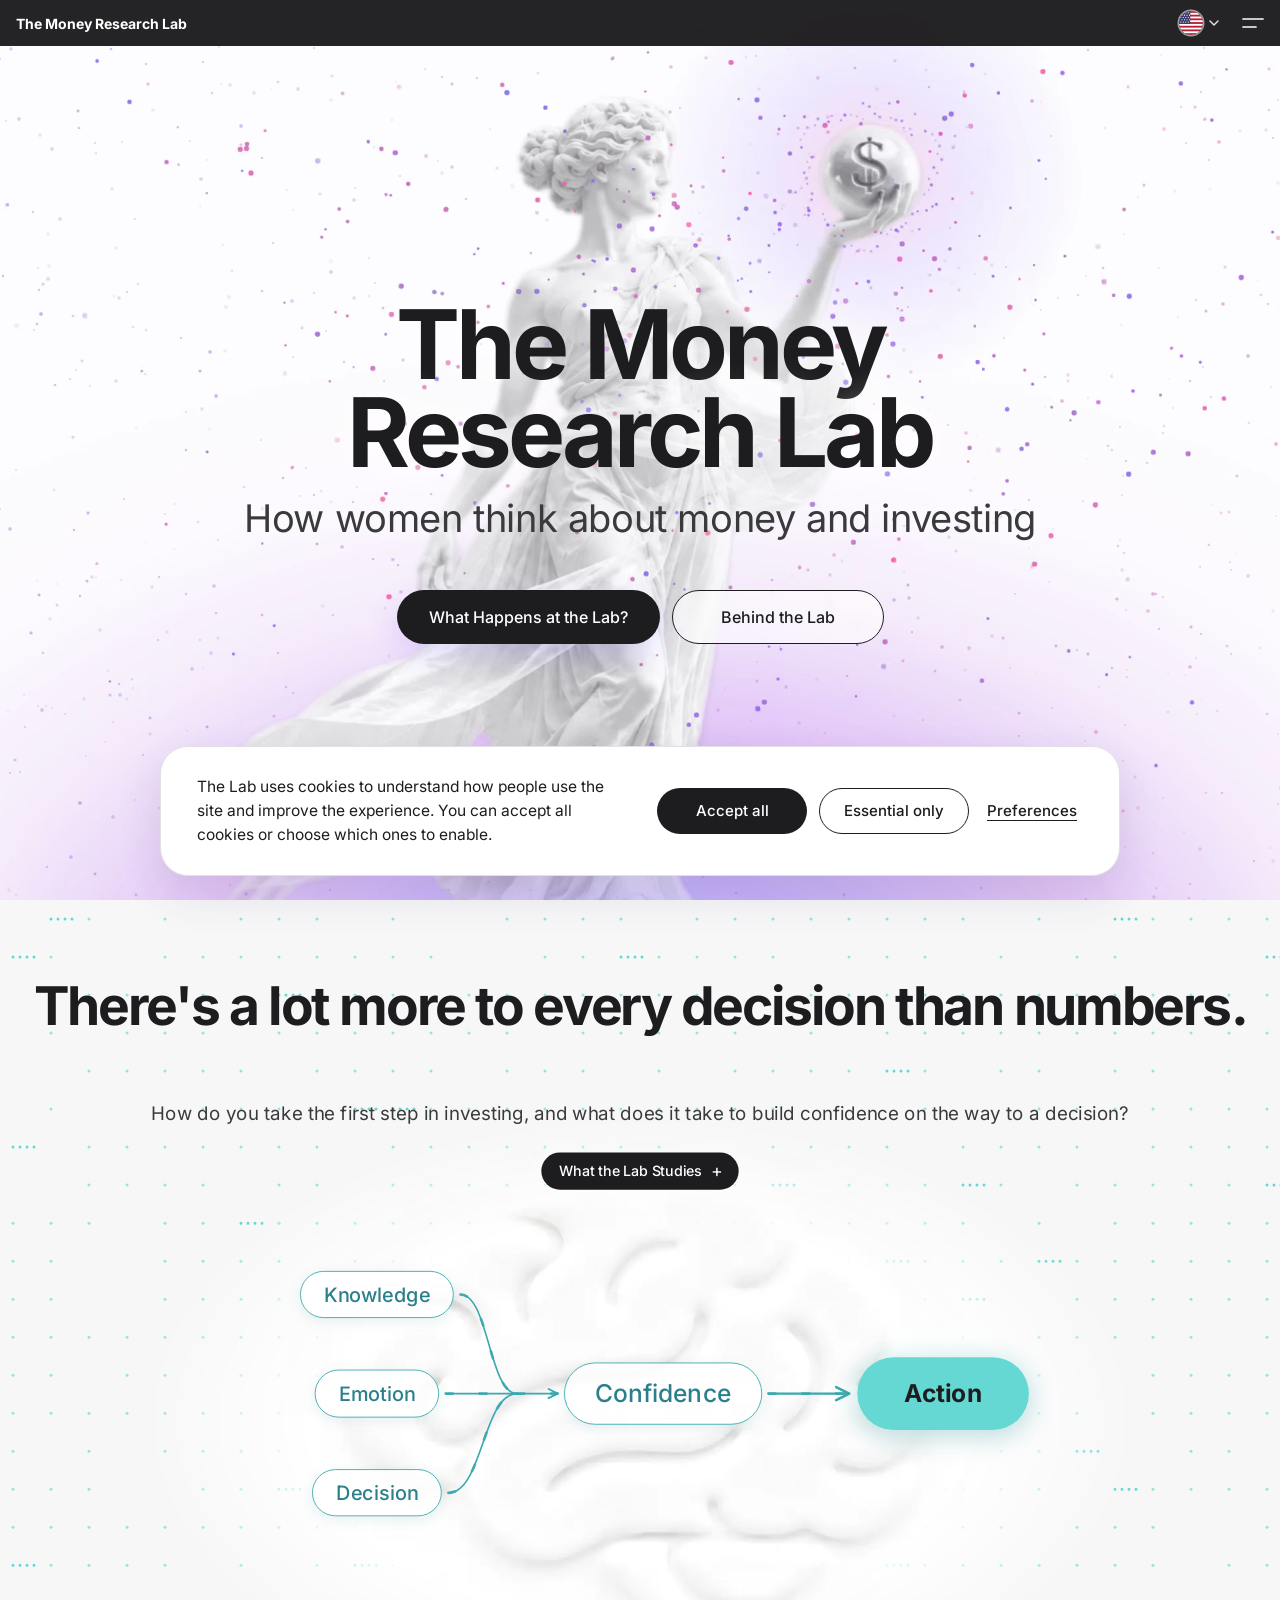
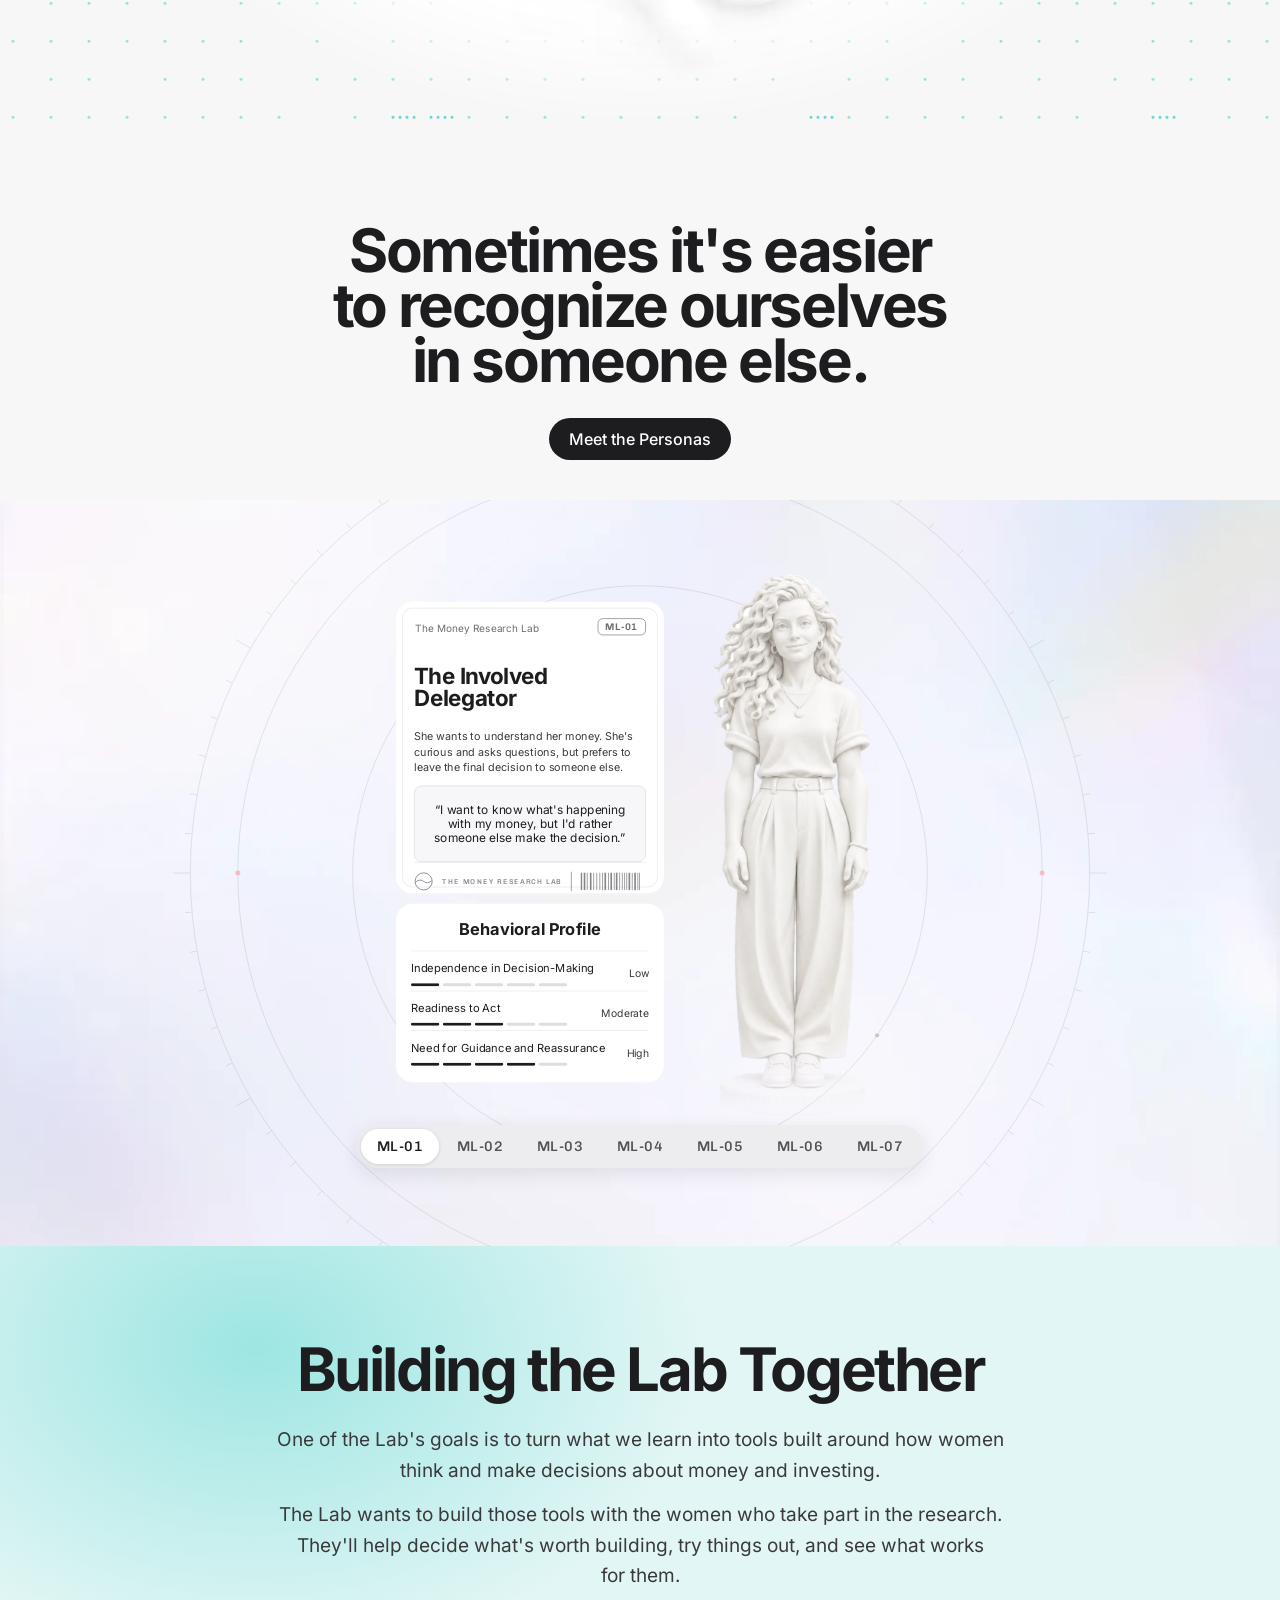
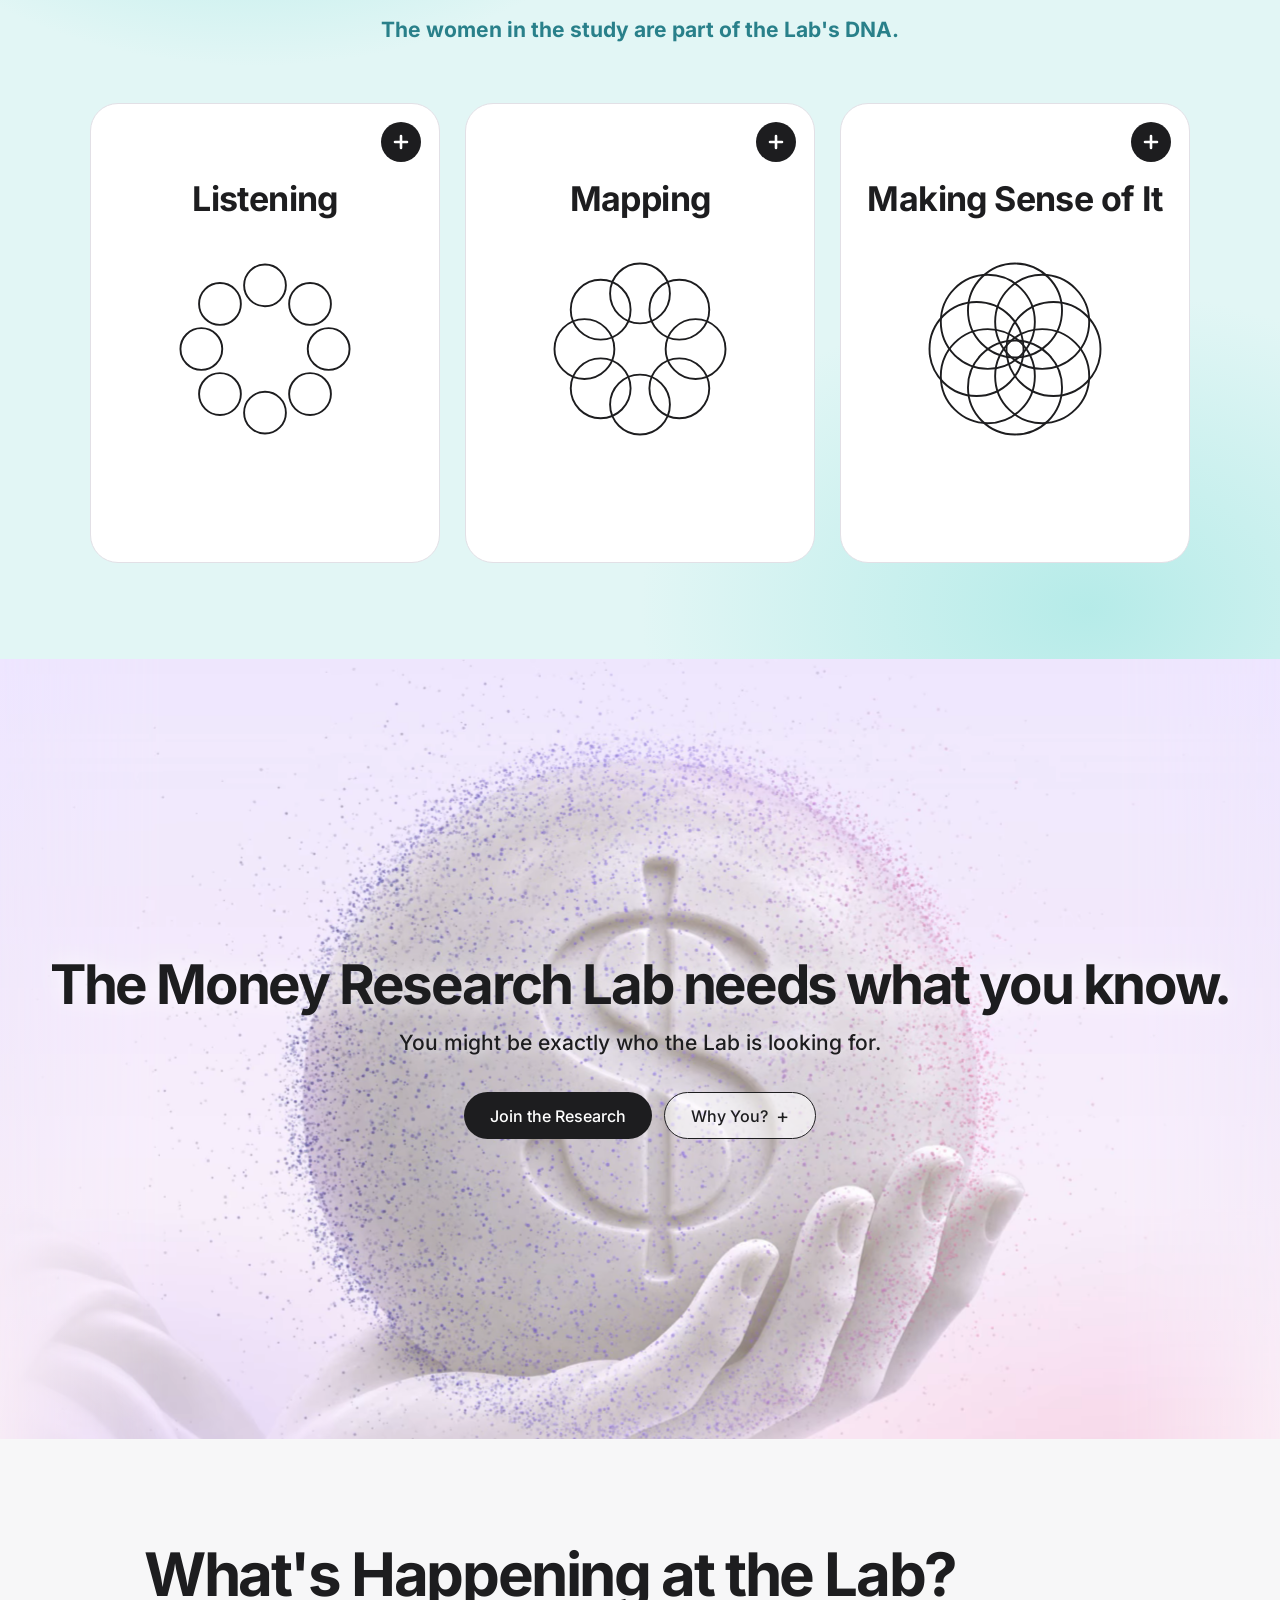
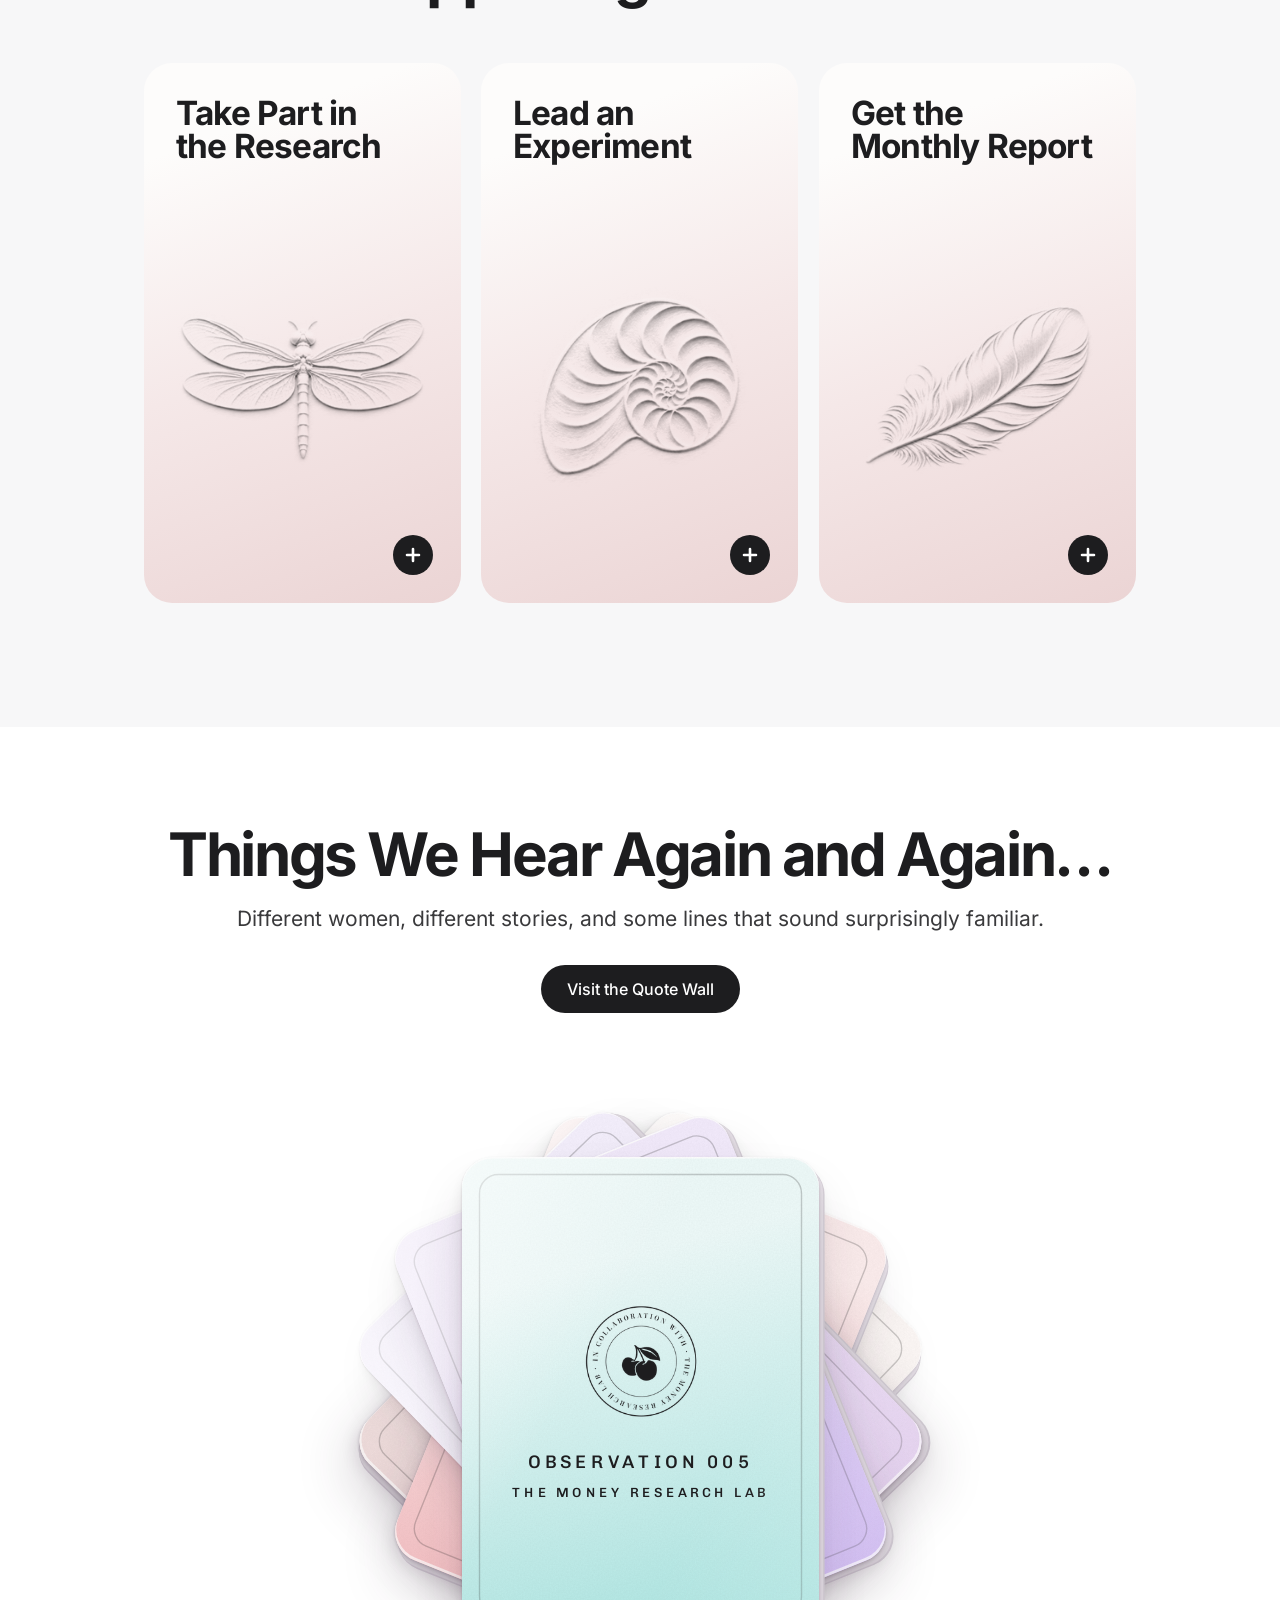
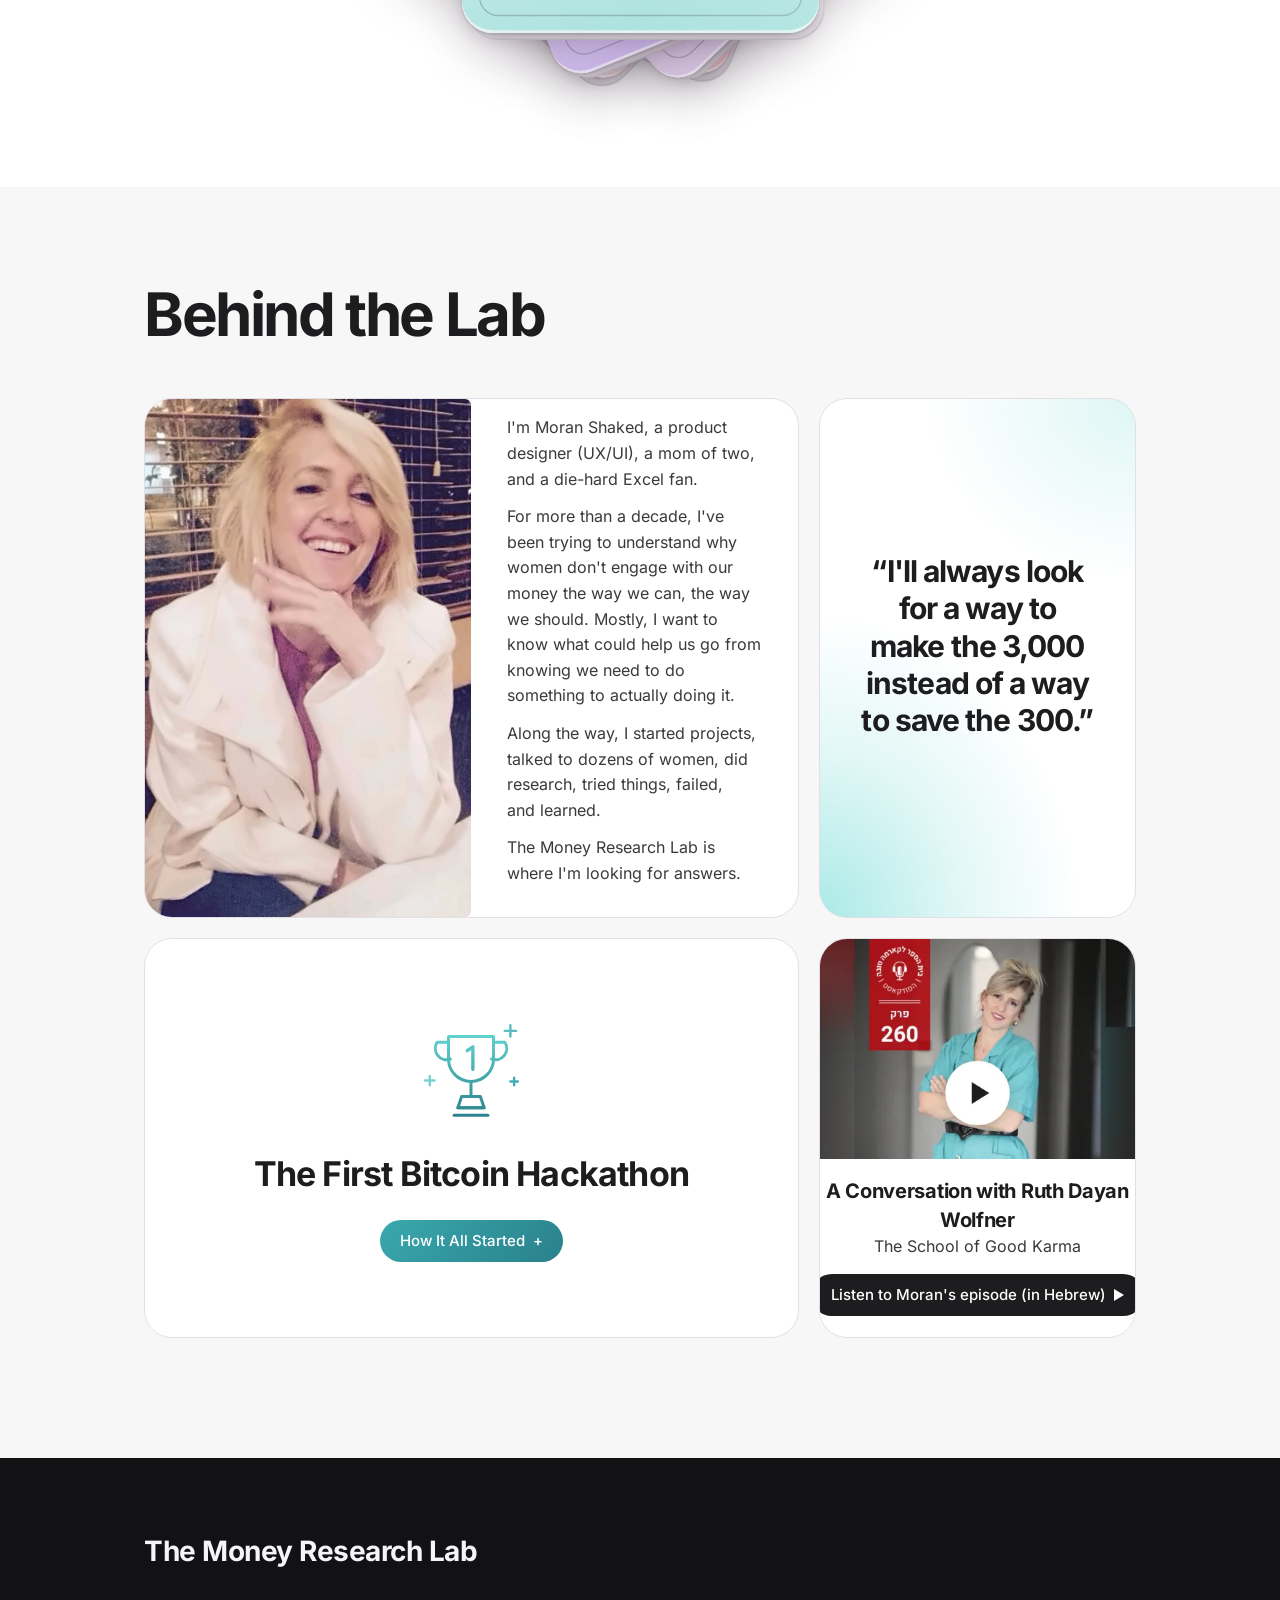
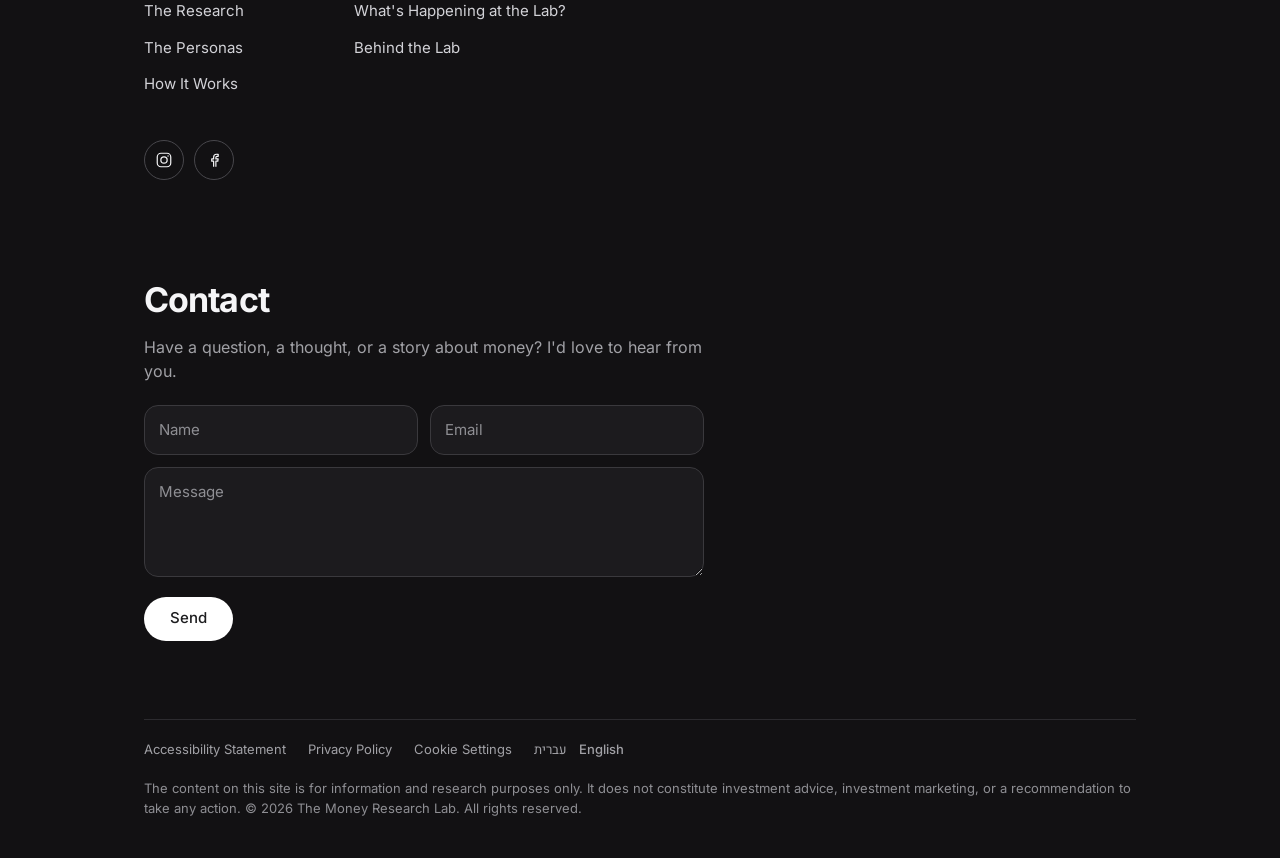
<file: en/index.html>
<!doctype html>
<html lang="en" dir="ltr">
<head>
<meta charset="utf-8">
<meta name="viewport" content="width=device-width, initial-scale=1, viewport-fit=cover">
<meta http-equiv="Content-Security-Policy" content="default-src 'self'; script-src 'self' https://www.googletagmanager.com; style-src 'self' 'unsafe-inline'; img-src 'self' data: https://www.googletagmanager.com https://*.google-analytics.com https://i.ytimg.com; font-src 'self'; media-src 'self'; connect-src 'self' https://*.google-analytics.com https://*.analytics.google.com https://www.googletagmanager.com https://docs.google.com https://*.sibforms.com https://firestore.googleapis.com; frame-src https://www.youtube-nocookie.com; form-action 'self' https://docs.google.com https://*.sibforms.com; base-uri 'self'; object-src 'none'">
<meta name="referrer" content="strict-origin-when-cross-origin">
<title>The Money Research Lab | Research on Women, Money, and Investing Decisions</title>
<meta name="description" content="How women think about money and investing">

<link rel="canonical" href="https://cherrixlabs.com/en/">
<link rel="alternate" hreflang="he" href="https://cherrixlabs.com/">
<link rel="alternate" hreflang="en" href="https://cherrixlabs.com/en/">
<link rel="alternate" hreflang="x-default" href="https://cherrixlabs.com/">
<meta property="og:type" content="website">
<meta property="og:locale" content="en_US">
<meta property="og:locale:alternate" content="he_IL">
<meta property="og:site_name" content="The Money Research Lab">
<meta property="og:url" content="https://cherrixlabs.com/en/">
<meta property="og:title" content="The Money Research Lab">
<meta property="og:description" content="How women think about money and investing">
<meta property="og:image" content="https://cherrixlabs.com/assets/img/og-share-2611.jpg">
<meta property="og:image:secure_url" content="https://cherrixlabs.com/assets/img/og-share-2611.jpg">
<meta property="og:image:type" content="image/jpeg">
<meta property="og:image:width" content="1200">
<meta property="og:image:height" content="630">
<meta property="og:image:alt" content="A white statue holding a ball with a dollar sign, and the words The Money Research Lab">
<meta name="twitter:card" content="summary_large_image">
<meta name="theme-color" content="#121113">
<link rel="icon" href="/assets/img/favicon.svg" type="image/svg+xml">
<link rel="icon" href="/assets/img/favicon-32.png" sizes="32x32" type="image/png">
<link rel="apple-touch-icon" href="/assets/img/favicon-180.png">
<link rel="preload" href="/assets/fonts/inter-latin-700-normal.woff2" as="font" type="font/woff2" crossorigin>
<link rel="preload" href="/assets/fonts/inter-latin-400-normal.woff2" as="font" type="font/woff2" crossorigin>
<link rel="stylesheet" href="/assets/css/site.css?v=d1054019">
<link rel="stylesheet" href="/assets/css/site-en.css?v=d1054019">
<link rel="preload" as="image" href="/assets/img/hero-desktop-poster.webp" media="(min-width:900px)" fetchpriority="high">
<link rel="preload" as="image" href="/assets/img/hero-mobile-poster.webp" media="(max-width:899px)" fetchpriority="high">
<script type="application/ld+json">{"@context": "https://schema.org", "@graph": [{"@type": "Organization", "@id": "https://cherrixlabs.com/#org", "name": "The Money Research Lab", "alternateName": "המעבדה לחקר הכסף", "url": "https://cherrixlabs.com/en/", "logo": "https://cherrixlabs.com/assets/img/favicon-512.png", "founder": {"@type": "Person", "name": "Moran Shaked"}, "sameAs": ["https://www.instagram.com/missm_moneylab", "https://www.facebook.com/moranshak"]}, {"@type": "WebSite", "@id": "https://cherrixlabs.com/en/#site", "url": "https://cherrixlabs.com/en/", "name": "The Money Research Lab", "inLanguage": "en", "publisher": {"@id": "https://cherrixlabs.com/#org"}}]}</script>
</head>
<body data-page="home">
<a class="skip" href="#main">Skip to content</a>
<header class="site-header on-dark">
 <div class="in">
  <a class="logo" href="/en/">The Money Research Lab</a>
  <nav aria-label="Main navigation"><ul class="nav-links"><li><a href="/en/#story">The Research</a></li><li><a href="/en/#personas">The Personas</a></li><li><a href="/en/#process">How It Works</a></li><li><a href="/en/#lab-now">What's Happening at the Lab?</a></li><li><a href="/en/quotes/">The Quote Wall</a></li><li><a href="/en/#founder">Behind the Lab</a></li><li><a href="/en/#contact">Contact</a></li></ul></nav>
  <div class="hend"><div class="lsd"><button class="lsd-btn" type="button" aria-haspopup="listbox" aria-expanded="false" aria-controls="lsd-menu" aria-label="Language: English"><img src="/assets/img/flag-en.svg" width="24" height="24" alt=""><svg class="lsd-chev" width="10" height="6" viewBox="0 0 10 6" aria-hidden="true"><path d="M1 1l4 4 4-4" fill="none" stroke="#fff" stroke-width="1.5" stroke-linecap="round" stroke-linejoin="round"/></svg></button><ul class="lsd-menu" id="lsd-menu" role="listbox" aria-label="Choose language"><li role="none"><a role="option" aria-selected="false" tabindex="-1" href="/" hreflang="he" data-lang="he" lang="he"><img src="/assets/img/flag-he.svg" width="20" height="20" alt=""><span>עברית</span></a></li><li role="none"><a role="option" aria-selected="true" tabindex="-1" href="/en/" hreflang="en" data-lang="en" lang="en"><img src="/assets/img/flag-en.svg" width="20" height="20" alt=""><span>English</span><svg class="lsd-check" width="14" height="14" viewBox="0 0 14 14" aria-hidden="true"><path d="M2.5 7.3l2.9 2.9 6.1-6.4" fill="none" stroke="#121113" stroke-width="1.7" stroke-linecap="round" stroke-linejoin="round"/></svg></a></li></ul></div><a class="nav-cta" href="/en/#research" data-dlglink="dlg-research" data-ev="research_open_header">Take Part in the Lab</a></div>
  <button class="menu-btn" type="button" aria-expanded="false" aria-controls="mmenu" aria-label="Open menu">
   <svg width="22" height="18" viewBox="0 0 22 18" aria-hidden="true"><path class="l1" d="M1 5h20" stroke="#fff" stroke-width="1.7" stroke-linecap="round"/><path class="l2" d="M1 13h13" stroke="#fff" stroke-width="1.7" stroke-linecap="round"/></svg>
  </button>
 </div>
</header>
<div class="mmenu on-dark" id="mmenu" aria-label="Menu" hidden>
 <ul><li><a href="/en/#story">The Research</a></li><li><a href="/en/#personas">The Personas</a></li><li><a href="/en/#process">How It Works</a></li><li><a href="/en/#lab-now">What's Happening at the Lab?</a></li><li><a href="/en/quotes/">The Quote Wall</a></li><li><a href="/en/#founder">Behind the Lab</a></li><li><a href="/en/#contact">Contact</a></li></ul>
 <a class="btn" href="/en/#research" data-dlglink="dlg-research" data-ev="research_open_menu">Take Part in the Lab</a>
</div>
<dialog class="pop tabm why one" id="dlg-whylab" aria-labelledby="whylab-h1">
 <div class="shell"><div class="card">
  <div class="lh" aria-hidden="true"></div>
  <button class="x" type="button" data-close aria-label="Close"><svg width="12" height="12" viewBox="0 0 12 12" aria-hidden="true"><path d="M1.5 1.5l9 9M10.5 1.5l-9 9" stroke="#1D1D1F" stroke-width="2" stroke-linecap="round"/></svg></button>
  <section class="st st1" data-why-st="1">
   <div class="hd"><div class="art" aria-hidden="true"><span class="halo"></span><img src="/assets/img/why-statue.webp" width="720" height="590" alt="" loading="lazy" decoding="async"><svg class="pt pt-d" aria-hidden="true" focusable="false" viewBox="0 0 820 250" width="820" height="250"><circle cx="391" cy="100" r="2.1" fill="#CD5DC3" fill-opacity="0.78"/><circle cx="392" cy="124" r="1.6" fill="#9B6BFF" fill-opacity="0.68"/><circle cx="318" cy="88" r="0.9" fill="#AF5ED8" fill-opacity="0.80"/><circle cx="398" cy="-37" r="1.2" fill="#E05CB5" fill-opacity="0.68"/><circle cx="370" cy="175" r="0.9" fill="#BA5ED1" fill-opacity="0.69"/><circle cx="325" cy="149" r="2.1" fill="#F15BA8" fill-opacity="0.59"/><circle cx="382" cy="96" r="2.1" fill="#AF5ED8" fill-opacity="0.46"/><circle cx="394" cy="59" r="0.9" fill="#BA5ED1" fill-opacity="0.81"/><circle cx="399" cy="-26" r="0.9" fill="#F15BA8" fill-opacity="0.79"/><circle cx="397" cy="174" r="0.9" fill="#AF5ED8" fill-opacity="0.75"/><circle cx="293" cy="41" r="2.1" fill="#BA5ED1" fill-opacity="0.63"/><circle cx="431" cy="-1" r="1.2" fill="#BA5ED1" fill-opacity="0.69"/><circle cx="487" cy="135" r="1.6" fill="#F15BA8" fill-opacity="0.74"/><circle cx="286" cy="3" r="2.1" fill="#F15BA8" fill-opacity="0.57"/><circle cx="389" cy="140" r="0.9" fill="#CD5DC3" fill-opacity="0.70"/><circle cx="428" cy="112" r="0.9" fill="#AF5ED8" fill-opacity="0.63"/><circle cx="461" cy="-14" r="1.6" fill="#F15BA8" fill-opacity="0.74"/><circle cx="309" cy="148" r="0.9" fill="#E05CB5" fill-opacity="0.39"/><circle cx="189" cy="24" r="0.9" fill="#E05CB5" fill-opacity="0.77"/><circle cx="440" cy="-17" r="0.9" fill="#CD5DC3" fill-opacity="0.83"/><circle cx="253" cy="112" r="2.1" fill="#AF5ED8" fill-opacity="0.45"/><circle cx="234" cy="110" r="1.6" fill="#AF5ED8" fill-opacity="0.47"/><circle cx="328" cy="106" r="2.1" fill="#AF5ED8" fill-opacity="0.40"/><circle cx="494" cy="104" r="0.9" fill="#F15BA8" fill-opacity="0.75"/><circle cx="324" cy="62" r="1.6" fill="#F15BA8" fill-opacity="0.85"/><circle cx="278" cy="66" r="2.1" fill="#9B6BFF" fill-opacity="0.74"/><circle cx="289" cy="132" r="0.9" fill="#9B6BFF" fill-opacity="0.79"/><circle cx="406" cy="196" r="1.2" fill="#9B6BFF" fill-opacity="0.50"/><circle cx="370" cy="134" r="2.1" fill="#AF5ED8" fill-opacity="0.41"/><circle cx="323" cy="160" r="1.2" fill="#E05CB5" fill-opacity="0.79"/><circle cx="342" cy="22" r="1.2" fill="#9B6BFF" fill-opacity="0.42"/><circle cx="275" cy="58" r="2.1" fill="#E05CB5" fill-opacity="0.48"/><circle cx="482" cy="145" r="0.9" fill="#9B6BFF" fill-opacity="0.43"/><circle cx="348" cy="96" r="1.6" fill="#CD5DC3" fill-opacity="0.62"/><circle cx="233" cy="9" r="2.1" fill="#9B6BFF" fill-opacity="0.65"/><circle cx="314" cy="111" r="0.9" fill="#F15BA8" fill-opacity="0.47"/><circle cx="295" cy="84" r="1.6" fill="#E05CB5" fill-opacity="0.46"/><circle cx="335" cy="58" r="1.2" fill="#9B6BFF" fill-opacity="0.35"/><circle cx="507" cy="43" r="0.9" fill="#F15BA8" fill-opacity="0.80"/><circle cx="482" cy="51" r="2.1" fill="#F15BA8" fill-opacity="0.50"/><circle cx="338" cy="91" r="2.1" fill="#F15BA8" fill-opacity="0.66"/><circle cx="372" cy="-46" r="2.1" fill="#BA5ED1" fill-opacity="0.48"/><circle cx="427" cy="55" r="1.6" fill="#9B6BFF" fill-opacity="0.52"/><circle cx="395" cy="-1" r="2.1" fill="#CD5DC3" fill-opacity="0.65"/><circle cx="368" cy="120" r="1.2" fill="#E05CB5" fill-opacity="0.80"/><circle cx="405" cy="124" r="1.6" fill="#BA5ED1" fill-opacity="0.64"/><circle cx="425" cy="62" r="1.6" fill="#9B6BFF" fill-opacity="0.66"/><circle cx="419" cy="79" r="0.9" fill="#CD5DC3" fill-opacity="0.55"/><circle cx="357" cy="92" r="1.2" fill="#E05CB5" fill-opacity="0.68"/><circle cx="245" cy="154" r="1.6" fill="#BA5ED1" fill-opacity="0.50"/><circle cx="400" cy="102" r="0.9" fill="#F15BA8" fill-opacity="0.36"/><circle cx="180" cy="133" r="0.9" fill="#E05CB5" fill-opacity="0.75"/><circle cx="395" cy="89" r="0.9" fill="#BA5ED1" fill-opacity="0.44"/><circle cx="358" cy="93" r="2.1" fill="#9B6BFF" fill-opacity="0.64"/><circle cx="422" cy="149" r="0.9" fill="#CD5DC3" fill-opacity="0.44"/><circle cx="317" cy="77" r="2.1" fill="#9B6BFF" fill-opacity="0.79"/><circle cx="405" cy="75" r="1.2" fill="#F15BA8" fill-opacity="0.74"/><circle cx="304" cy="71" r="1.6" fill="#9B6BFF" fill-opacity="0.55"/><circle cx="218" cy="131" r="1.2" fill="#AF5ED8" fill-opacity="0.70"/><circle cx="160" cy="93" r="1.6" fill="#E05CB5" fill-opacity="0.47"/><circle cx="292" cy="98" r="1.6" fill="#F15BA8" fill-opacity="0.66"/><circle cx="320" cy="84" r="2.1" fill="#AF5ED8" fill-opacity="0.60"/><circle cx="391" cy="49" r="1.6" fill="#E05CB5" fill-opacity="0.57"/><circle cx="184" cy="77" r="0.9" fill="#E05CB5" fill-opacity="0.44"/><circle cx="343" cy="93" r="2.1" fill="#9B6BFF" fill-opacity="0.63"/><circle cx="359" cy="115" r="1.6" fill="#AF5ED8" fill-opacity="0.83"/><circle cx="384" cy="46" r="0.9" fill="#BA5ED1" fill-opacity="0.61"/><circle cx="385" cy="85" r="2.1" fill="#9B6BFF" fill-opacity="0.81"/><circle cx="183" cy="28" r="1.6" fill="#CD5DC3" fill-opacity="0.73"/><circle cx="191" cy="148" r="2.1" fill="#BA5ED1" fill-opacity="0.67"/><circle cx="247" cy="-20" r="2.1" fill="#F15BA8" fill-opacity="0.74"/><circle cx="338" cy="-28" r="1.2" fill="#BA5ED1" fill-opacity="0.38"/><circle cx="429" cy="114" r="1.2" fill="#CD5DC3" fill-opacity="0.43"/><circle cx="382" cy="49" r="1.6" fill="#CD5DC3" fill-opacity="0.61"/><circle cx="495" cy="23" r="1.2" fill="#CD5DC3" fill-opacity="0.45"/><circle cx="301" cy="32" r="1.6" fill="#CD5DC3" fill-opacity="0.41"/><circle cx="247" cy="-6" r="0.9" fill="#9B6BFF" fill-opacity="0.49"/><circle cx="189" cy="57" r="1.2" fill="#9B6BFF" fill-opacity="0.42"/><circle cx="293" cy="-5" r="2.1" fill="#BA5ED1" fill-opacity="0.79"/><circle cx="401" cy="55" r="0.9" fill="#F15BA8" fill-opacity="0.53"/></svg><svg class="pt pt-m" aria-hidden="true" focusable="false" viewBox="0 0 390 210" width="390" height="210"><circle cx="201" cy="46" r="1.5" fill="#AF5ED8" fill-opacity="0.65"/><circle cx="180" cy="125" r="1.1" fill="#9B6BFF" fill-opacity="0.44"/><circle cx="115" cy="75" r="1.1" fill="#CD5DC3" fill-opacity="0.75"/><circle cx="205" cy="8" r="1.5" fill="#CD5DC3" fill-opacity="0.77"/><circle cx="209" cy="64" r="0.8" fill="#CD5DC3" fill-opacity="0.78"/><circle cx="82" cy="90" r="1.9" fill="#CD5DC3" fill-opacity="0.73"/><circle cx="286" cy="62" r="1.5" fill="#BA5ED1" fill-opacity="0.48"/><circle cx="172" cy="21" r="1.1" fill="#E05CB5" fill-opacity="0.50"/><circle cx="223" cy="53" r="1.1" fill="#BA5ED1" fill-opacity="0.48"/><circle cx="300" cy="76" r="1.1" fill="#9B6BFF" fill-opacity="0.49"/><circle cx="166" cy="59" r="1.5" fill="#AF5ED8" fill-opacity="0.70"/><circle cx="93" cy="113" r="1.9" fill="#AF5ED8" fill-opacity="0.41"/><circle cx="148" cy="73" r="1.5" fill="#AF5ED8" fill-opacity="0.52"/><circle cx="187" cy="73" r="1.1" fill="#E05CB5" fill-opacity="0.40"/><circle cx="118" cy="63" r="1.1" fill="#F15BA8" fill-opacity="0.57"/><circle cx="189" cy="87" r="0.8" fill="#BA5ED1" fill-opacity="0.36"/><circle cx="144" cy="68" r="1.1" fill="#CD5DC3" fill-opacity="0.71"/><circle cx="232" cy="66" r="1.1" fill="#AF5ED8" fill-opacity="0.70"/><circle cx="79" cy="38" r="1.9" fill="#F15BA8" fill-opacity="0.77"/><circle cx="218" cy="112" r="1.9" fill="#BA5ED1" fill-opacity="0.61"/><circle cx="266" cy="0" r="0.8" fill="#AF5ED8" fill-opacity="0.69"/><circle cx="169" cy="77" r="1.5" fill="#9B6BFF" fill-opacity="0.67"/><circle cx="160" cy="3" r="0.8" fill="#9B6BFF" fill-opacity="0.50"/><circle cx="75" cy="97" r="1.1" fill="#CD5DC3" fill-opacity="0.50"/><circle cx="130" cy="2" r="0.8" fill="#E05CB5" fill-opacity="0.81"/><circle cx="141" cy="45" r="1.5" fill="#9B6BFF" fill-opacity="0.43"/><circle cx="250" cy="3" r="1.5" fill="#BA5ED1" fill-opacity="0.35"/><circle cx="121" cy="38" r="0.8" fill="#F15BA8" fill-opacity="0.76"/><circle cx="184" cy="74" r="1.9" fill="#BA5ED1" fill-opacity="0.76"/><circle cx="92" cy="95" r="0.8" fill="#AF5ED8" fill-opacity="0.45"/><circle cx="150" cy="55" r="0.8" fill="#BA5ED1" fill-opacity="0.64"/><circle cx="140" cy="9" r="1.9" fill="#F15BA8" fill-opacity="0.45"/><circle cx="129" cy="75" r="0.8" fill="#9B6BFF" fill-opacity="0.55"/><circle cx="197" cy="17" r="1.9" fill="#CD5DC3" fill-opacity="0.51"/><circle cx="125" cy="90" r="1.9" fill="#E05CB5" fill-opacity="0.36"/><circle cx="254" cy="70" r="1.1" fill="#E05CB5" fill-opacity="0.76"/><circle cx="178" cy="49" r="1.1" fill="#E05CB5" fill-opacity="0.56"/><circle cx="77" cy="18" r="1.5" fill="#9B6BFF" fill-opacity="0.40"/><circle cx="213" cy="94" r="1.9" fill="#F15BA8" fill-opacity="0.52"/><circle cx="256" cy="57" r="1.9" fill="#F15BA8" fill-opacity="0.47"/><circle cx="83" cy="46" r="0.8" fill="#CD5DC3" fill-opacity="0.42"/><circle cx="196" cy="131" r="1.1" fill="#F15BA8" fill-opacity="0.46"/><circle cx="255" cy="48" r="1.5" fill="#F15BA8" fill-opacity="0.60"/><circle cx="104" cy="74" r="1.5" fill="#E05CB5" fill-opacity="0.52"/><circle cx="139" cy="53" r="0.8" fill="#E05CB5" fill-opacity="0.47"/><circle cx="309" cy="64" r="1.9" fill="#BA5ED1" fill-opacity="0.64"/><circle cx="229" cy="3" r="0.8" fill="#E05CB5" fill-opacity="0.37"/><circle cx="177" cy="-10" r="0.8" fill="#AF5ED8" fill-opacity="0.78"/><circle cx="76" cy="54" r="1.1" fill="#BA5ED1" fill-opacity="0.52"/><circle cx="112" cy="84" r="1.9" fill="#CD5DC3" fill-opacity="0.64"/><circle cx="199" cy="52" r="1.1" fill="#F15BA8" fill-opacity="0.39"/><circle cx="209" cy="109" r="1.5" fill="#E05CB5" fill-opacity="0.80"/><circle cx="110" cy="66" r="0.8" fill="#AF5ED8" fill-opacity="0.80"/><circle cx="151" cy="90" r="0.8" fill="#CD5DC3" fill-opacity="0.76"/><circle cx="128" cy="28" r="0.8" fill="#F15BA8" fill-opacity="0.69"/></svg></div><h2 id="whylab-h1" tabindex="-1">What Happens at the Lab?</h2></div>
   <div class="sc">
    <div class="wbody"><p>We live in a time when there's endless information about money and investing. You could say we're drowning in it.</p><p>So if the information is already at our fingertips, why do so many of us still hold back when it comes to doing something with our money, like investing it?</p><p>Maybe what we're missing is the confidence to act, even when the information is there.</p><p class="rq">The Money Research Lab started with one question. Why do smart, educated, independent women who know they need to do something with their money still hold back from taking the first step?</p><p>To find answers, the Lab goes out and meets as many women as it can. Through those conversations, it tries to understand what we think and feel, and what gets in the way between wanting to do something with our money and actually doing it.</p><p>If we can break that gap down, find the barriers, and give them names, we can start building tools and solutions around what women actually need.</p><p>Remember how Waze asked drivers to help map the roads? The Lab works on a similar idea. We're mapping how women think, feel, and make decisions about money and investing.</p><p class="tr">And that's where you come in.</p><p>The Lab needs your profile. Your story, your questions, what you're weighing up, what's holding you back, and what's worked for you. Maybe you've already started investing. Maybe you're still on the fence.</p><p>As more women share their stories, we can hear more points of view, spot patterns, and test ideas that could become tools to help women go from knowing they need to do something to actually doing it.</p><p>The more women who build wealth of their own and get to choose how they live, the better off the world will be.</p><div class="endcta"><button class="btn btn-k" type="button" data-swap="dlg-research" data-ev="whylab_profile">Share My Profile</button></div></div>
   </div>
  </section>
 </div></div>
</dialog>
<dialog class="pop tabm cr me" id="dlg-credo" aria-labelledby="credo-h1">
 <div class="shell"><div class="card">
  <div class="lh" aria-hidden="true"></div>
  <button class="x" type="button" data-close aria-label="Close"><svg width="12" height="12" viewBox="0 0 12 12" aria-hidden="true"><path d="M1.5 1.5l9 9M10.5 1.5l-9 9" stroke="#1D1D1F" stroke-width="2" stroke-linecap="round"/></svg></button>
  <section class="st st1">
   <div class="hd"><div class="art" aria-hidden="true"><span class="halo"></span><svg class="pt pt-d" aria-hidden="true" focusable="false" viewBox="0 0 820 260" width="820" height="260"><circle cx="123" cy="76" r="2.1" fill="#98E4E0" fill-opacity="0.46"/><circle cx="115" cy="55" r="0.9" fill="#65D8D3" fill-opacity="0.61"/><circle cx="301" cy="119" r="1.2" fill="#98E4E0" fill-opacity="0.75"/><circle cx="194" cy="75" r="1.2" fill="#98E4E0" fill-opacity="0.52"/><circle cx="189" cy="127" r="0.9" fill="#4FC7C2" fill-opacity="0.52"/><circle cx="-8" cy="109" r="1.2" fill="#29808A" fill-opacity="0.50"/><circle cx="18" cy="102" r="1.6" fill="#29808A" fill-opacity="0.52"/><circle cx="260" cy="153" r="2.1" fill="#98E4E0" fill-opacity="0.56"/><circle cx="271" cy="27" r="2.1" fill="#65D8D3" fill-opacity="0.81"/><circle cx="176" cy="18" r="1.2" fill="#3AA9AE" fill-opacity="0.35"/><circle cx="309" cy="120" r="2.1" fill="#4FC7C2" fill-opacity="0.83"/><circle cx="54" cy="36" r="1.2" fill="#65D8D3" fill-opacity="0.72"/><circle cx="254" cy="95" r="1.6" fill="#4FC7C2" fill-opacity="0.52"/><circle cx="13" cy="105" r="1.2" fill="#65D8D3" fill-opacity="0.78"/><circle cx="288" cy="25" r="1.6" fill="#65D8D3" fill-opacity="0.76"/><circle cx="310" cy="44" r="0.9" fill="#65D8D3" fill-opacity="0.80"/><circle cx="211" cy="34" r="1.2" fill="#29808A" fill-opacity="0.64"/><circle cx="273" cy="63" r="0.9" fill="#29808A" fill-opacity="0.72"/><circle cx="325" cy="148" r="1.2" fill="#4FC7C2" fill-opacity="0.50"/><circle cx="192" cy="113" r="0.9" fill="#4FC7C2" fill-opacity="0.62"/><circle cx="8" cy="132" r="0.9" fill="#4FC7C2" fill-opacity="0.41"/><circle cx="141" cy="163" r="1.2" fill="#98E4E0" fill-opacity="0.84"/><circle cx="100" cy="131" r="2.1" fill="#65D8D3" fill-opacity="0.53"/><circle cx="112" cy="61" r="1.2" fill="#65D8D3" fill-opacity="0.62"/><circle cx="283" cy="44" r="0.9" fill="#3AA9AE" fill-opacity="0.47"/><circle cx="308" cy="50" r="1.6" fill="#3AA9AE" fill-opacity="0.76"/><circle cx="352" cy="81" r="0.9" fill="#29808A" fill-opacity="0.66"/><circle cx="254" cy="159" r="2.1" fill="#65D8D3" fill-opacity="0.73"/><circle cx="349" cy="63" r="1.2" fill="#98E4E0" fill-opacity="0.66"/><circle cx="21" cy="40" r="2.1" fill="#65D8D3" fill-opacity="0.59"/><circle cx="217" cy="173" r="0.9" fill="#65D8D3" fill-opacity="0.74"/><circle cx="34" cy="41" r="0.9" fill="#65D8D3" fill-opacity="0.37"/><circle cx="247" cy="103" r="2.1" fill="#65D8D3" fill-opacity="0.78"/><circle cx="352" cy="80" r="0.9" fill="#4FC7C2" fill-opacity="0.60"/><circle cx="194" cy="65" r="1.6" fill="#3AA9AE" fill-opacity="0.51"/><circle cx="236" cy="133" r="1.6" fill="#29808A" fill-opacity="0.67"/><circle cx="191" cy="43" r="1.6" fill="#98E4E0" fill-opacity="0.48"/><circle cx="349" cy="116" r="1.6" fill="#29808A" fill-opacity="0.41"/><circle cx="305" cy="109" r="0.9" fill="#29808A" fill-opacity="0.75"/><circle cx="111" cy="165" r="1.2" fill="#65D8D3" fill-opacity="0.54"/><circle cx="355" cy="74" r="2.1" fill="#65D8D3" fill-opacity="0.66"/><circle cx="291" cy="86" r="2.1" fill="#65D8D3" fill-opacity="0.54"/><circle cx="249" cy="108" r="2.1" fill="#98E4E0" fill-opacity="0.56"/><circle cx="305" cy="102" r="2.1" fill="#29808A" fill-opacity="0.36"/><circle cx="136" cy="105" r="1.2" fill="#4FC7C2" fill-opacity="0.49"/><circle cx="253" cy="152" r="0.9" fill="#29808A" fill-opacity="0.46"/><circle cx="201" cy="74" r="1.2" fill="#65D8D3" fill-opacity="0.82"/><circle cx="255" cy="75" r="1.6" fill="#4FC7C2" fill-opacity="0.75"/><circle cx="55" cy="162" r="1.6" fill="#65D8D3" fill-opacity="0.58"/><circle cx="82" cy="79" r="0.9" fill="#4FC7C2" fill-opacity="0.75"/><circle cx="73" cy="40" r="0.9" fill="#98E4E0" fill-opacity="0.63"/><circle cx="96" cy="37" r="0.9" fill="#4FC7C2" fill-opacity="0.71"/><circle cx="-2" cy="82" r="2.1" fill="#3AA9AE" fill-opacity="0.47"/><circle cx="165" cy="29" r="2.1" fill="#65D8D3" fill-opacity="0.61"/><circle cx="163" cy="123" r="0.9" fill="#29808A" fill-opacity="0.44"/><circle cx="-7" cy="71" r="0.9" fill="#98E4E0" fill-opacity="0.77"/><circle cx="298" cy="92" r="0.9" fill="#65D8D3" fill-opacity="0.77"/><circle cx="101" cy="59" r="2.1" fill="#98E4E0" fill-opacity="0.64"/><circle cx="164" cy="77" r="0.9" fill="#65D8D3" fill-opacity="0.85"/><circle cx="304" cy="116" r="1.2" fill="#65D8D3" fill-opacity="0.63"/><circle cx="55" cy="103" r="0.9" fill="#4FC7C2" fill-opacity="0.38"/><circle cx="99" cy="155" r="1.6" fill="#4FC7C2" fill-opacity="0.44"/><circle cx="172" cy="-2" r="0.9" fill="#3AA9AE" fill-opacity="0.85"/><circle cx="205" cy="92" r="1.2" fill="#29808A" fill-opacity="0.66"/><circle cx="317" cy="67" r="2.1" fill="#98E4E0" fill-opacity="0.53"/><circle cx="120" cy="97" r="2.1" fill="#98E4E0" fill-opacity="0.63"/><circle cx="130" cy="156" r="0.9" fill="#29808A" fill-opacity="0.60"/><circle cx="150" cy="134" r="2.1" fill="#3AA9AE" fill-opacity="0.56"/><circle cx="112" cy="57" r="2.1" fill="#3AA9AE" fill-opacity="0.67"/><circle cx="130" cy="118" r="1.2" fill="#3AA9AE" fill-opacity="0.40"/><circle cx="335" cy="103" r="2.1" fill="#4FC7C2" fill-opacity="0.83"/><circle cx="171" cy="13" r="1.2" fill="#3AA9AE" fill-opacity="0.48"/><circle cx="195" cy="132" r="1.2" fill="#3AA9AE" fill-opacity="0.64"/><circle cx="194" cy="185" r="1.6" fill="#3AA9AE" fill-opacity="0.78"/><circle cx="133" cy="100" r="1.6" fill="#29808A" fill-opacity="0.65"/><circle cx="297" cy="139" r="1.6" fill="#3AA9AE" fill-opacity="0.50"/><circle cx="144" cy="128" r="1.6" fill="#29808A" fill-opacity="0.75"/><circle cx="29" cy="125" r="1.2" fill="#3AA9AE" fill-opacity="0.63"/><circle cx="265" cy="178" r="1.2" fill="#98E4E0" fill-opacity="0.59"/><circle cx="136" cy="47" r="1.2" fill="#29808A" fill-opacity="0.85"/></svg><svg class="pt pt-m" aria-hidden="true" focusable="false" viewBox="0 0 390 230" width="390" height="230"><circle cx="80" cy="37" r="1.5" fill="#4FC7C2" fill-opacity="0.50"/><circle cx="76" cy="23" r="1.5" fill="#65D8D3" fill-opacity="0.74"/><circle cx="196" cy="64" r="1.5" fill="#65D8D3" fill-opacity="0.54"/><circle cx="129" cy="35" r="1.1" fill="#65D8D3" fill-opacity="0.67"/><circle cx="124" cy="71" r="1.5" fill="#29808A" fill-opacity="0.53"/><circle cx="-1" cy="58" r="1.5" fill="#4FC7C2" fill-opacity="0.70"/><circle cx="15" cy="54" r="1.9" fill="#65D8D3" fill-opacity="0.64"/><circle cx="169" cy="86" r="0.8" fill="#98E4E0" fill-opacity="0.48"/><circle cx="177" cy="6" r="1.9" fill="#98E4E0" fill-opacity="0.65"/><circle cx="116" cy="-0" r="1.5" fill="#3AA9AE" fill-opacity="0.53"/><circle cx="201" cy="65" r="1.5" fill="#98E4E0" fill-opacity="0.77"/><circle cx="38" cy="12" r="1.5" fill="#98E4E0" fill-opacity="0.74"/><circle cx="167" cy="50" r="0.8" fill="#65D8D3" fill-opacity="0.84"/><circle cx="13" cy="55" r="1.1" fill="#98E4E0" fill-opacity="0.60"/><circle cx="187" cy="4" r="1.5" fill="#3AA9AE" fill-opacity="0.51"/><circle cx="201" cy="17" r="1.9" fill="#65D8D3" fill-opacity="0.40"/><circle cx="138" cy="10" r="1.5" fill="#98E4E0" fill-opacity="0.69"/><circle cx="178" cy="29" r="1.1" fill="#29808A" fill-opacity="0.75"/><circle cx="210" cy="83" r="1.1" fill="#65D8D3" fill-opacity="0.52"/><circle cx="126" cy="62" r="1.1" fill="#4FC7C2" fill-opacity="0.58"/><circle cx="10" cy="73" r="1.1" fill="#65D8D3" fill-opacity="0.37"/><circle cx="94" cy="93" r="1.1" fill="#98E4E0" fill-opacity="0.75"/><circle cx="67" cy="72" r="1.1" fill="#98E4E0" fill-opacity="0.52"/><circle cx="74" cy="27" r="0.8" fill="#4FC7C2" fill-opacity="0.52"/><circle cx="185" cy="17" r="1.1" fill="#29808A" fill-opacity="0.50"/><circle cx="200" cy="20" r="1.5" fill="#29808A" fill-opacity="0.52"/><circle cx="228" cy="40" r="1.9" fill="#98E4E0" fill-opacity="0.56"/><circle cx="166" cy="90" r="1.9" fill="#65D8D3" fill-opacity="0.81"/><circle cx="226" cy="29" r="1.1" fill="#3AA9AE" fill-opacity="0.35"/><circle cx="17" cy="15" r="1.9" fill="#4FC7C2" fill-opacity="0.83"/><circle cx="142" cy="99" r="1.1" fill="#65D8D3" fill-opacity="0.72"/><circle cx="26" cy="15" r="1.5" fill="#4FC7C2" fill-opacity="0.52"/><circle cx="163" cy="55" r="1.1" fill="#65D8D3" fill-opacity="0.78"/><circle cx="228" cy="40" r="1.5" fill="#65D8D3" fill-opacity="0.76"/><circle cx="128" cy="29" r="0.8" fill="#65D8D3" fill-opacity="0.80"/><circle cx="155" cy="74" r="1.1" fill="#29808A" fill-opacity="0.64"/><circle cx="126" cy="15" r="0.8" fill="#29808A" fill-opacity="0.72"/><circle cx="226" cy="63" r="1.1" fill="#4FC7C2" fill-opacity="0.50"/><circle cx="199" cy="58" r="0.8" fill="#4FC7C2" fill-opacity="0.62"/><circle cx="75" cy="94" r="0.8" fill="#4FC7C2" fill-opacity="0.41"/><circle cx="230" cy="36" r="1.1" fill="#98E4E0" fill-opacity="0.84"/><circle cx="190" cy="44" r="1.9" fill="#65D8D3" fill-opacity="0.53"/><circle cx="163" cy="58" r="1.1" fill="#65D8D3" fill-opacity="0.62"/><circle cx="199" cy="54" r="0.8" fill="#3AA9AE" fill-opacity="0.47"/><circle cx="89" cy="56" r="1.5" fill="#3AA9AE" fill-opacity="0.76"/><circle cx="165" cy="86" r="0.8" fill="#29808A" fill-opacity="0.66"/><circle cx="134" cy="35" r="1.9" fill="#65D8D3" fill-opacity="0.73"/><circle cx="168" cy="36" r="1.1" fill="#98E4E0" fill-opacity="0.66"/><circle cx="39" cy="92" r="1.9" fill="#65D8D3" fill-opacity="0.59"/><circle cx="55" cy="39" r="0.8" fill="#65D8D3" fill-opacity="0.74"/><circle cx="50" cy="14" r="0.8" fill="#65D8D3" fill-opacity="0.37"/><circle cx="65" cy="12" r="1.9" fill="#65D8D3" fill-opacity="0.78"/><circle cx="3" cy="41" r="0.8" fill="#4FC7C2" fill-opacity="0.60"/><circle cx="108" cy="6" r="1.5" fill="#3AA9AE" fill-opacity="0.51"/><circle cx="107" cy="68" r="1.5" fill="#29808A" fill-opacity="0.67"/></svg><span class="ph"><img src="/assets/img/founder-me-circle.webp" width="336" height="336" alt=""></span></div><div class="kk">Behind the Lab</div><h2 id="credo-h1" tabindex="-1">I'm Moran</h2></div>
   <div class="sc"><div class="wbody"><p class="lead">I'm Moran Shaked, a product designer (UX/UI), a mom of two, and a die-hard Excel fan.</p><p>I'm no economist, financier, or investment adviser. But for more than a decade, I've been trying to understand why women don't engage with our money the way we can, the way we should.</p><p>It started in 2013, when I went to Israel's first Bitcoin hackathon. I was the only woman in the room. I pitched an idea and my team took first place. One question stayed with me long after the prize.</p><blockquote class="pull"><svg class="qm" width="40" height="30" viewBox="0 0 54 40" aria-hidden="true"><g fill="#98E4E0"><path d="M11 40a11 11 0 0 1-11-11C0 15 7 5 19 0l2 4C14 8 10 13 9 19a11 11 0 1 1 2 21z"/><path d="M40 40a11 11 0 0 1-11-11C29 15 36 5 48 0l2 4C43 8 39 13 38 19a11 11 0 1 1 2 21z"/></g></svg><span>Where were all the women?</span></blockquote><p>Since then, I've founded Miss Bitcoin, wrote Financial Candy, run workshops, talked to women, done research, tried things, failed, and learned.</p><p>I believe money is so much more than a number in a bank account. It's the freedom to choose how we live, what we do, where we work, when we leave, and what we build for ourselves.</p><p class="big">I call it <em>“the business of opening up options.”</em></p><blockquote class="pq"><p>I want to open up the option first.<br>Then we'll see what we do with it.</p></blockquote><p>I want women to build enough wealth of their own that they don't have to stay somewhere that isn't good for them, that they can go after their dreams, and above all, that they get to choose.</p><p>After more than a decade of questions, experiments, and projects, I started The Money Research Lab to keep looking for answers. This time, I want to do it systematically, with the women I'm building for.</p></div></div>
   <div class="foot"><a class="btn btn-k" href="/en/#founder" data-close data-ev="me_more">More About Me</a></div>
  </section>
 </div></div>
</dialog>
<main id="main">

<!-- 01 HERO · background video slot (final loops pending; poster is a placeholder rendered from the closed sketch) -->
<section class="hero" id="top" data-section="hero">
 <div class="bgv" data-video="hero" aria-hidden="true">
  <picture>
   <source media="(max-width:899px)" srcset="/assets/img/hero-mobile-poster.webp" width="1080" height="2340">
   <img src="/assets/img/hero-desktop-poster.webp" alt="" width="1920" height="1200" fetchpriority="high" decoding="async">
  </picture>
 </div>
 <div class="hero-text">
  <h1>The Money<br> Research Lab</h1>
  <p>How women think about money and investing</p>
  <div class="hbtns"><button class="btn btn-k" type="button" data-open="dlg-whylab" aria-haspopup="dialog" data-ev="whylab_open_hero">What Happens at the Lab?</button><button class="btn btn-gl" type="button" data-open="dlg-credo" aria-haspopup="dialog" data-ev="credo_open_hero">Behind the Lab</button></div>
 </div>
</section>

<!-- 02 STORY -->
<section class="story" id="story" data-section="story" aria-labelledby="story-t">
 <div class="stage-wrap d" data-stage style="--w:1440;--h:930">
  <div class="stage">
   <img class="brain" src="/assets/img/story-brain.webp" alt="" width="1672" height="941" loading="lazy" decoding="async">
   <h2 class="h-sec" id="story-t">There's a lot more to every decision than numbers.</h2>
   <p class="sub">How do you take the first step in investing, and what does it take to build confidence on the way to a decision?</p>
   <div class="pillrow"><button class="btn btn-k" type="button" data-open="dlg-story" aria-haspopup="dialog" data-ev="story_open">What the Lab Studies <span class="plus-i" aria-hidden="true">+</span></button></div>
   <div class="flow" data-flow="d" aria-label="Knowledge, emotion, and decision-making build confidence. Confidence leads to action." role="img">
    <svg class="flow-svg" width="1440" height="930" aria-hidden="true"></svg>
    <span class="tagp" data-k="know" style="left:424.4px;top:443.8px;font-size:22.3px;padding:9px 26px">Knowledge</span>
    <span class="tagp" data-k="feel" style="left:424.4px;top:555.3px;font-size:22.3px;padding:9px 26px">Emotion</span>
    <span class="tagp" data-k="dec" style="left:424.4px;top:666.9px;font-size:22.3px;padding:9px 26px">Decision</span>
    <span class="tagp" data-k="conf" style="left:745.9px;top:555.3px;font-size:27.6px;padding:13px 34px">Confidence</span>
    <span class="tagp act" data-k="act" style="left:1060.9px;top:555.3px;font-size:27.6px;padding:20px 53px">Action</span>
   </div>
  </div>
 </div>
 <div class="stage-wrap m" data-stage data-max="1.25" style="--w:390;--h:790">
  <div class="stage">
   <img class="brain" src="/assets/img/story-brain-840.webp" alt="" width="840" height="473" loading="lazy" decoding="async">
   <h2 class="h-sec" aria-hidden="true">There's a lot more to every decision than numbers.</h2>
   <p class="sub" aria-hidden="true">How do you take the first step in investing, and what does it take to build confidence on the way to a decision?</p>
   <div class="pillrow"><button class="btn btn-k" type="button" data-open="dlg-story" aria-haspopup="dialog">What the Lab Studies <span class="plus-i" aria-hidden="true">+</span></button></div>
   <div class="flow" data-flow="m" aria-hidden="true">
    <svg class="flow-svg" width="390" height="790"></svg>
    <span class="tagp" data-k="know" style="left:80px;top:330px;font-size:16px;padding:7px 20px">Knowledge</span>
    <span class="tagp" data-k="feel" style="left:195px;top:330px;font-size:16px;padding:7px 20px">Emotion</span>
    <span class="tagp" data-k="dec" style="left:310px;top:330px;font-size:16px;padding:7px 20px">Decision</span>
    <span class="tagp" data-k="conf" style="left:195px;top:505px;font-size:19px;padding:10px 26px">Confidence</span>
    <span class="tagp act" data-k="act" style="left:195px;top:640px;font-size:19px;padding:12px 30px">Action</span>
   </div>
  </div>
 </div>
</section>

<!-- 03 PERSONAS (moved up 27.11, super-agent-63) -->
<section class="personas" id="personas" data-section="personas" aria-labelledby="personas-t">
 <h2 class="h-sec" id="personas-t">Sometimes it's easier to recognize ourselves in someone else.</h2>
 <div class="intro"><button class="btn btn-k" type="button" data-open="dlg-personas" aria-haspopup="dialog" data-ev="personas_intro">Meet the Personas</button></div>
 <div class="pbig-wrap">
  <div class="stage-wrap" data-stage data-fit-h="170" style="--w:1376;--h:920">
   <div class="stage pbig">
    <svg class="geo" viewBox="0 0 1376 920" preserveAspectRatio="xMidYMid slice" aria-hidden="true" focusable="false">
<g class="rot r1" style="transform-origin:688px 460px"><circle cx="688" cy="460" r="345" stroke="#1D1D1F" stroke-opacity="0.12" fill="none" stroke-width="1"/><circle cx="972.7" cy="654.9" r="2.5" fill="#B9B9C2" fill-opacity=".8"/><circle cx="403.3" cy="265.1" r="2.5" fill="#B9B9C2" fill-opacity=".8"/></g>
<g class="rot r2" style="transform-origin:688px 460px"><circle cx="688" cy="460" r="483" stroke="#1D1D1F" stroke-opacity="0.12" fill="none" stroke-width="1"/><circle cx="1171" cy="460" r="3" fill="#F3A9AE" fill-opacity=".7"/><circle cx="205" cy="460" r="3" fill="#F3A9AE" fill-opacity=".7"/></g>
<g class="rot r3" style="transform-origin:688px 460px"><circle cx="688" cy="460" r="540" stroke="#1D1D1F" stroke-opacity="0.12" fill="none" stroke-width="1"/><g stroke="#1D1D1F" stroke-opacity="0.12" fill="none" stroke-width="1"><path d="M1228.5 460.0L1248.5 460.0"/><path d="M1226.4 507.1L1234.4 507.8"/><path d="M1220.3 553.9L1228.2 555.2"/><path d="M1210.1 599.9L1217.8 602.0"/><path d="M1195.9 644.9L1203.4 647.6"/><path d="M1177.9 688.4L1185.1 691.8"/><path d="M1156.1 730.2L1173.4 740.2"/><path d="M1130.8 770.0L1137.3 774.6"/><path d="M1102.0 807.4L1108.2 812.6"/><path d="M1070.2 842.2L1075.8 847.8"/><path d="M1035.4 874.0L1040.6 880.2"/><path d="M998.0 902.8L1002.6 909.3"/><path d="M958.2 928.1L968.2 945.4"/><path d="M916.4 949.9L919.8 957.1"/><path d="M872.9 967.9L875.6 975.4"/><path d="M827.9 982.1L830.0 989.8"/><path d="M781.9 992.3L783.2 1000.2"/><path d="M735.1 998.4L735.8 1006.4"/><path d="M688.0 1000.5L688.0 1020.5"/><path d="M640.9 998.4L640.2 1006.4"/><path d="M594.1 992.3L592.8 1000.2"/><path d="M548.1 982.1L546.0 989.8"/><path d="M503.1 967.9L500.4 975.4"/><path d="M459.6 949.9L456.2 957.1"/><path d="M417.8 928.1L407.8 945.4"/><path d="M378.0 902.8L373.4 909.3"/><path d="M340.6 874.0L335.4 880.2"/><path d="M305.8 842.2L300.2 847.8"/><path d="M274.0 807.4L267.8 812.6"/><path d="M245.2 770.0L238.7 774.6"/><path d="M219.9 730.2L202.6 740.2"/><path d="M198.1 688.4L190.9 691.8"/><path d="M180.1 644.9L172.6 647.6"/><path d="M165.9 599.9L158.2 602.0"/><path d="M155.7 553.9L147.8 555.2"/><path d="M149.6 507.1L141.6 507.8"/><path d="M147.5 460.0L127.5 460.0"/><path d="M149.6 412.9L141.6 412.2"/><path d="M155.7 366.1L147.8 364.8"/><path d="M165.9 320.1L158.2 318.0"/><path d="M180.1 275.1L172.6 272.4"/><path d="M198.1 231.6L190.9 228.2"/><path d="M219.9 189.7L202.6 179.7"/><path d="M245.2 150.0L238.7 145.4"/><path d="M274.0 112.6L267.8 107.4"/><path d="M305.8 77.8L300.2 72.2"/><path d="M340.6 46.0L335.4 39.8"/><path d="M378.0 17.2L373.4 10.7"/><path d="M417.7 -8.1L407.7 -25.4"/><path d="M459.6 -29.9L456.2 -37.1"/><path d="M503.1 -47.9L500.4 -55.4"/><path d="M548.1 -62.1L546.0 -69.8"/><path d="M594.1 -72.3L592.8 -80.2"/><path d="M640.9 -78.4L640.2 -86.4"/><path d="M688.0 -80.5L688.0 -100.5"/><path d="M735.1 -78.4L735.8 -86.4"/><path d="M781.9 -72.3L783.2 -80.2"/><path d="M827.9 -62.1L830.0 -69.8"/><path d="M872.9 -47.9L875.6 -55.4"/><path d="M916.4 -29.9L919.8 -37.1"/><path d="M958.2 -8.1L968.2 -25.4"/><path d="M998.0 17.2L1002.6 10.7"/><path d="M1035.4 46.0L1040.6 39.8"/><path d="M1070.2 77.8L1075.8 72.2"/><path d="M1102.0 112.6L1108.2 107.4"/><path d="M1130.8 150.0L1137.3 145.4"/><path d="M1156.1 189.7L1173.4 179.7"/><path d="M1177.9 231.6L1185.1 228.2"/><path d="M1195.9 275.1L1203.4 272.4"/><path d="M1210.1 320.1L1217.8 318.0"/><path d="M1220.3 366.1L1228.2 364.8"/><path d="M1226.4 412.9L1234.4 412.2"/></g></g>
</svg>
    <div class="pfig"><img src="/assets/img/persona-ml04.webp" alt="The Involved Delegator: white sculpture of a woman standing" width="549" height="733" class="on" loading="lazy" decoding="async"><img src="/assets/img/persona-ml02.webp" alt="The Skeptical Listener: white sculpture of a woman standing" width="549" height="733" loading="lazy" decoding="async"><img src="/assets/img/persona-ml03.webp" alt="The Perpetual Student: white sculpture of a woman standing" width="549" height="733" loading="lazy" decoding="async"><img src="/assets/img/persona-ml01.webp" alt="The Fence-Sitter: white sculpture of a woman standing" width="549" height="733" loading="lazy" decoding="async"><img src="/assets/img/persona-ml05.webp" alt="The Cautious Investor: white sculpture of a woman standing" width="549" height="733" loading="lazy" decoding="async"><img src="/assets/img/persona-ml06.webp" alt="The Calculated Risk-Taker: white sculpture of a woman standing" width="549" height="733" loading="lazy" decoding="async"><img src="/assets/img/persona-ml07.webp" alt="The One Who Dives In: white sculpture of a woman standing" width="549" height="733" loading="lazy" decoding="async"></div>
    <div class="pside" data-panels>
<div class="ppanel" role="tabpanel" id="pp-1" aria-labelledby="pt-1" data-i="0">
 <div class="pbox ptag"><div class="frame"></div><span class="ml">ML-01</span><span class="brandl">The Money Research Lab</span>
  <div class="in ptxt"><div class="hl"></div><h3 class="name">The Involved Delegator</h3><div class="hl"></div><p class="desc">She wants to understand her money. She's curious and asks questions, but prefers to leave the final decision to someone else.</p>
   <p class="quote">“I want to know what's happening with my money, but I'd rather someone else make the decision.”</p>
   <div class="foot" aria-hidden="true"><svg width="26" height="26" viewBox="0 0 26 26"><circle cx="13" cy="13" r="11.5" fill="none" stroke="currentColor" stroke-width="1.2"/><path d="M2 14 Q8 9 13 13 T24 12" fill="none" stroke="currentColor" stroke-width="1.2"/></svg><span class="lab">THE MONEY RESEARCH LAB</span><span class="div"></span><svg width="80" height="24" viewBox="0 0 80 24" fill="currentColor"><rect x="0" y="0" width="2.2" height="24"/><rect x="4.3" y="0" width="2.2" height="24"/><rect x="8.5" y="0" width="1" height="24"/><rect x="12.6" y="0" width="2.2" height="24"/><rect x="17.3" y="0" width="1" height="24"/><rect x="21.4" y="0" width="1" height="24"/><rect x="25.5" y="0" width="1" height="24"/><rect x="29.3" y="0" width="1" height="24"/><rect x="32.2" y="0" width="2.2" height="24"/><rect x="37" y="0" width="1" height="24"/><rect x="40.2" y="0" width="2.2" height="24"/><rect x="44.8" y="0" width="1" height="24"/><rect x="47.5" y="0" width="2.2" height="24"/><rect x="52.2" y="0" width="1" height="24"/><rect x="55.6" y="0" width="1" height="24"/><rect x="58.9" y="0" width="1" height="24"/><rect x="61.7" y="0" width="1" height="24"/><rect x="64.6" y="0" width="2.2" height="24"/><rect x="69" y="0" width="1" height="24"/><rect x="72.3" y="0" width="2.2" height="24"/><rect x="76.6" y="0" width="1" height="24"/><rect x="78.9" y="0" width="1" height="24"/></svg></div>
  </div></div>
 <div class="pbox pmap"><div class="ptxt"><h3>Behavioral Profile</h3><div class="mr"><span class="t">Independence in Decision-Making</span><span class="v">Low</span><span class="bars" role="img" aria-label="1 out of 5"><i class="f"></i><i></i><i></i><i></i><i></i></span></div><div class="mr"><span class="t">Readiness to Act</span><span class="v">Moderate</span><span class="bars" role="img" aria-label="3 out of 5"><i class="f"></i><i class="f"></i><i class="f"></i><i></i><i></i></span></div><div class="mr"><span class="t">Need for Guidance and Reassurance</span><span class="v">High</span><span class="bars" role="img" aria-label="4 out of 5"><i class="f"></i><i class="f"></i><i class="f"></i><i class="f"></i><i></i></span></div></div></div>
</div>
<div class="ppanel" role="tabpanel" id="pp-2" aria-labelledby="pt-2" data-i="1" hidden>
 <div class="pbox ptag"><div class="frame"></div><span class="ml">ML-02</span><span class="brandl">The Money Research Lab</span>
  <div class="in ptxt"><div class="hl"></div><h3 class="name">The Skeptical Listener</h3><div class="hl"></div><p class="desc">She's open to help and willing to hear recommendations, but she needs to check the details herself before she trusts them.</p>
   <p class="quote">“I'll hear the recommendation. Just let me check what it's based on first.”</p>
   <div class="foot" aria-hidden="true"><svg width="26" height="26" viewBox="0 0 26 26"><circle cx="13" cy="13" r="11.5" fill="none" stroke="currentColor" stroke-width="1.2"/><path d="M2 14 Q8 9 13 13 T24 12" fill="none" stroke="currentColor" stroke-width="1.2"/></svg><span class="lab">THE MONEY RESEARCH LAB</span><span class="div"></span><svg width="80" height="24" viewBox="0 0 80 24" fill="currentColor"><rect x="0" y="0" width="2.2" height="24"/><rect x="4.3" y="0" width="2.2" height="24"/><rect x="8.5" y="0" width="1" height="24"/><rect x="12.6" y="0" width="2.2" height="24"/><rect x="17.3" y="0" width="1" height="24"/><rect x="21.4" y="0" width="1" height="24"/><rect x="25.5" y="0" width="1" height="24"/><rect x="29.3" y="0" width="1" height="24"/><rect x="32.2" y="0" width="2.2" height="24"/><rect x="37" y="0" width="1" height="24"/><rect x="40.2" y="0" width="2.2" height="24"/><rect x="44.8" y="0" width="1" height="24"/><rect x="47.5" y="0" width="2.2" height="24"/><rect x="52.2" y="0" width="1" height="24"/><rect x="55.6" y="0" width="1" height="24"/><rect x="58.9" y="0" width="1" height="24"/><rect x="61.7" y="0" width="1" height="24"/><rect x="64.6" y="0" width="2.2" height="24"/><rect x="69" y="0" width="1" height="24"/><rect x="72.3" y="0" width="2.2" height="24"/><rect x="76.6" y="0" width="1" height="24"/><rect x="78.9" y="0" width="1" height="24"/></svg></div>
  </div></div>
 <div class="pbox pmap"><div class="ptxt"><h3>Behavioral Profile</h3><div class="mr"><span class="t">Independence in Decision-Making</span><span class="v">High</span><span class="bars" role="img" aria-label="4 out of 5"><i class="f"></i><i class="f"></i><i class="f"></i><i class="f"></i><i></i></span></div><div class="mr"><span class="t">Readiness to Act</span><span class="v">Moderate</span><span class="bars" role="img" aria-label="3 out of 5"><i class="f"></i><i class="f"></i><i class="f"></i><i></i><i></i></span></div><div class="mr"><span class="t">Need for Guidance and Reassurance</span><span class="v">Moderate</span><span class="bars" role="img" aria-label="3 out of 5"><i class="f"></i><i class="f"></i><i class="f"></i><i></i><i></i></span></div></div></div>
</div>
<div class="ppanel" role="tabpanel" id="pp-3" aria-labelledby="pt-3" data-i="2" hidden>
 <div class="pbox ptag"><div class="frame"></div><span class="ml">ML-03</span><span class="brandl">The Money Research Lab</span>
  <div class="in ptxt"><div class="hl"></div><h3 class="name">The Perpetual Student</h3><div class="hl"></div><p class="desc">She keeps reading, researching, and comparing. It's hard to feel she knows enough to take that first step.</p>
   <p class="quote">“I just want to understand a few more things, and then I'll get started.”</p>
   <div class="foot" aria-hidden="true"><svg width="26" height="26" viewBox="0 0 26 26"><circle cx="13" cy="13" r="11.5" fill="none" stroke="currentColor" stroke-width="1.2"/><path d="M2 14 Q8 9 13 13 T24 12" fill="none" stroke="currentColor" stroke-width="1.2"/></svg><span class="lab">THE MONEY RESEARCH LAB</span><span class="div"></span><svg width="80" height="24" viewBox="0 0 80 24" fill="currentColor"><rect x="0" y="0" width="2.2" height="24"/><rect x="4.3" y="0" width="2.2" height="24"/><rect x="8.5" y="0" width="1" height="24"/><rect x="12.6" y="0" width="2.2" height="24"/><rect x="17.3" y="0" width="1" height="24"/><rect x="21.4" y="0" width="1" height="24"/><rect x="25.5" y="0" width="1" height="24"/><rect x="29.3" y="0" width="1" height="24"/><rect x="32.2" y="0" width="2.2" height="24"/><rect x="37" y="0" width="1" height="24"/><rect x="40.2" y="0" width="2.2" height="24"/><rect x="44.8" y="0" width="1" height="24"/><rect x="47.5" y="0" width="2.2" height="24"/><rect x="52.2" y="0" width="1" height="24"/><rect x="55.6" y="0" width="1" height="24"/><rect x="58.9" y="0" width="1" height="24"/><rect x="61.7" y="0" width="1" height="24"/><rect x="64.6" y="0" width="2.2" height="24"/><rect x="69" y="0" width="1" height="24"/><rect x="72.3" y="0" width="2.2" height="24"/><rect x="76.6" y="0" width="1" height="24"/><rect x="78.9" y="0" width="1" height="24"/></svg></div>
  </div></div>
 <div class="pbox pmap"><div class="ptxt"><h3>Behavioral Profile</h3><div class="mr"><span class="t">Independence in Decision-Making</span><span class="v">Moderate</span><span class="bars" role="img" aria-label="3 out of 5"><i class="f"></i><i class="f"></i><i class="f"></i><i></i><i></i></span></div><div class="mr"><span class="t">Readiness to Act</span><span class="v">Low</span><span class="bars" role="img" aria-label="1 out of 5"><i class="f"></i><i></i><i></i><i></i><i></i></span></div><div class="mr"><span class="t">Need for Guidance and Reassurance</span><span class="v">High</span><span class="bars" role="img" aria-label="4 out of 5"><i class="f"></i><i class="f"></i><i class="f"></i><i class="f"></i><i></i></span></div></div></div>
</div>
<div class="ppanel" role="tabpanel" id="pp-4" aria-labelledby="pt-4" data-i="3" hidden>
 <div class="pbox ptag"><div class="frame"></div><span class="ml">ML-04</span><span class="brandl">The Money Research Lab</span>
  <div class="in ptxt"><div class="hl"></div><h3 class="name">The Fence-Sitter</h3><div class="hl"></div><p class="desc">She knows it would make sense to start investing, but she keeps putting off the decision, even when she isn't actively researching or learning.</p>
   <p class="quote">“I know I need to do something about it. I just haven't gotten around to it yet.”</p>
   <div class="foot" aria-hidden="true"><svg width="26" height="26" viewBox="0 0 26 26"><circle cx="13" cy="13" r="11.5" fill="none" stroke="currentColor" stroke-width="1.2"/><path d="M2 14 Q8 9 13 13 T24 12" fill="none" stroke="currentColor" stroke-width="1.2"/></svg><span class="lab">THE MONEY RESEARCH LAB</span><span class="div"></span><svg width="80" height="24" viewBox="0 0 80 24" fill="currentColor"><rect x="0" y="0" width="2.2" height="24"/><rect x="4.3" y="0" width="2.2" height="24"/><rect x="8.5" y="0" width="1" height="24"/><rect x="12.6" y="0" width="2.2" height="24"/><rect x="17.3" y="0" width="1" height="24"/><rect x="21.4" y="0" width="1" height="24"/><rect x="25.5" y="0" width="1" height="24"/><rect x="29.3" y="0" width="1" height="24"/><rect x="32.2" y="0" width="2.2" height="24"/><rect x="37" y="0" width="1" height="24"/><rect x="40.2" y="0" width="2.2" height="24"/><rect x="44.8" y="0" width="1" height="24"/><rect x="47.5" y="0" width="2.2" height="24"/><rect x="52.2" y="0" width="1" height="24"/><rect x="55.6" y="0" width="1" height="24"/><rect x="58.9" y="0" width="1" height="24"/><rect x="61.7" y="0" width="1" height="24"/><rect x="64.6" y="0" width="2.2" height="24"/><rect x="69" y="0" width="1" height="24"/><rect x="72.3" y="0" width="2.2" height="24"/><rect x="76.6" y="0" width="1" height="24"/><rect x="78.9" y="0" width="1" height="24"/></svg></div>
  </div></div>
 <div class="pbox pmap"><div class="ptxt"><h3>Behavioral Profile</h3><div class="mr"><span class="t">Independence in Decision-Making</span><span class="v">Low to Moderate</span><span class="bars" role="img" aria-label="2 out of 5"><i class="f"></i><i class="f"></i><i></i><i></i><i></i></span></div><div class="mr"><span class="t">Readiness to Act</span><span class="v">Low</span><span class="bars" role="img" aria-label="1 out of 5"><i class="f"></i><i></i><i></i><i></i><i></i></span></div><div class="mr"><span class="t">Need for Guidance and Reassurance</span><span class="v">Moderate</span><span class="bars" role="img" aria-label="3 out of 5"><i class="f"></i><i class="f"></i><i class="f"></i><i></i><i></i></span></div></div></div>
</div>
<div class="ppanel" role="tabpanel" id="pp-5" aria-labelledby="pt-5" data-i="4" hidden>
 <div class="pbox ptag"><div class="frame"></div><span class="ml">ML-05</span><span class="brandl">The Money Research Lab</span>
  <div class="in ptxt"><div class="hl"></div><h3 class="name">The Cautious Investor</h3><div class="hl"></div><p class="desc">She wants her money to move forward, but she needs to understand what could go wrong and feel she's on solid ground before she acts.</p>
   <p class="quote">“Before I think about how much I could make, I want to know what I could lose.”</p>
   <div class="foot" aria-hidden="true"><svg width="26" height="26" viewBox="0 0 26 26"><circle cx="13" cy="13" r="11.5" fill="none" stroke="currentColor" stroke-width="1.2"/><path d="M2 14 Q8 9 13 13 T24 12" fill="none" stroke="currentColor" stroke-width="1.2"/></svg><span class="lab">THE MONEY RESEARCH LAB</span><span class="div"></span><svg width="80" height="24" viewBox="0 0 80 24" fill="currentColor"><rect x="0" y="0" width="2.2" height="24"/><rect x="4.3" y="0" width="2.2" height="24"/><rect x="8.5" y="0" width="1" height="24"/><rect x="12.6" y="0" width="2.2" height="24"/><rect x="17.3" y="0" width="1" height="24"/><rect x="21.4" y="0" width="1" height="24"/><rect x="25.5" y="0" width="1" height="24"/><rect x="29.3" y="0" width="1" height="24"/><rect x="32.2" y="0" width="2.2" height="24"/><rect x="37" y="0" width="1" height="24"/><rect x="40.2" y="0" width="2.2" height="24"/><rect x="44.8" y="0" width="1" height="24"/><rect x="47.5" y="0" width="2.2" height="24"/><rect x="52.2" y="0" width="1" height="24"/><rect x="55.6" y="0" width="1" height="24"/><rect x="58.9" y="0" width="1" height="24"/><rect x="61.7" y="0" width="1" height="24"/><rect x="64.6" y="0" width="2.2" height="24"/><rect x="69" y="0" width="1" height="24"/><rect x="72.3" y="0" width="2.2" height="24"/><rect x="76.6" y="0" width="1" height="24"/><rect x="78.9" y="0" width="1" height="24"/></svg></div>
  </div></div>
 <div class="pbox pmap"><div class="ptxt"><h3>Behavioral Profile</h3><div class="mr"><span class="t">Independence in Decision-Making</span><span class="v">Moderate</span><span class="bars" role="img" aria-label="3 out of 5"><i class="f"></i><i class="f"></i><i class="f"></i><i></i><i></i></span></div><div class="mr"><span class="t">Readiness to Act</span><span class="v">Low to Moderate</span><span class="bars" role="img" aria-label="2 out of 5"><i class="f"></i><i class="f"></i><i></i><i></i><i></i></span></div><div class="mr"><span class="t">Need for Guidance and Reassurance</span><span class="v">High</span><span class="bars" role="img" aria-label="4 out of 5"><i class="f"></i><i class="f"></i><i class="f"></i><i class="f"></i><i></i></span></div></div></div>
</div>
<div class="ppanel" role="tabpanel" id="pp-6" aria-labelledby="pt-6" data-i="5" hidden>
 <div class="pbox ptag"><div class="frame"></div><span class="ml">ML-06</span><span class="brandl">The Money Research Lab</span>
  <div class="in ptxt"><div class="hl"></div><h3 class="name">The Calculated Risk-Taker</h3><div class="hl"></div><p class="desc">She weighs her options, understands the risks, and can make a decision even when she doesn't have the whole picture.</p>
   <p class="quote">“I don't need to know exactly what's going to happen. I need to understand the risk and make a decision.”</p>
   <div class="foot" aria-hidden="true"><svg width="26" height="26" viewBox="0 0 26 26"><circle cx="13" cy="13" r="11.5" fill="none" stroke="currentColor" stroke-width="1.2"/><path d="M2 14 Q8 9 13 13 T24 12" fill="none" stroke="currentColor" stroke-width="1.2"/></svg><span class="lab">THE MONEY RESEARCH LAB</span><span class="div"></span><svg width="80" height="24" viewBox="0 0 80 24" fill="currentColor"><rect x="0" y="0" width="2.2" height="24"/><rect x="4.3" y="0" width="2.2" height="24"/><rect x="8.5" y="0" width="1" height="24"/><rect x="12.6" y="0" width="2.2" height="24"/><rect x="17.3" y="0" width="1" height="24"/><rect x="21.4" y="0" width="1" height="24"/><rect x="25.5" y="0" width="1" height="24"/><rect x="29.3" y="0" width="1" height="24"/><rect x="32.2" y="0" width="2.2" height="24"/><rect x="37" y="0" width="1" height="24"/><rect x="40.2" y="0" width="2.2" height="24"/><rect x="44.8" y="0" width="1" height="24"/><rect x="47.5" y="0" width="2.2" height="24"/><rect x="52.2" y="0" width="1" height="24"/><rect x="55.6" y="0" width="1" height="24"/><rect x="58.9" y="0" width="1" height="24"/><rect x="61.7" y="0" width="1" height="24"/><rect x="64.6" y="0" width="2.2" height="24"/><rect x="69" y="0" width="1" height="24"/><rect x="72.3" y="0" width="2.2" height="24"/><rect x="76.6" y="0" width="1" height="24"/><rect x="78.9" y="0" width="1" height="24"/></svg></div>
  </div></div>
 <div class="pbox pmap"><div class="ptxt"><h3>Behavioral Profile</h3><div class="mr"><span class="t">Independence in Decision-Making</span><span class="v">Very High</span><span class="bars" role="img" aria-label="5 out of 5"><i class="f"></i><i class="f"></i><i class="f"></i><i class="f"></i><i class="f"></i></span></div><div class="mr"><span class="t">Readiness to Act</span><span class="v">High</span><span class="bars" role="img" aria-label="4 out of 5"><i class="f"></i><i class="f"></i><i class="f"></i><i class="f"></i><i></i></span></div><div class="mr"><span class="t">Need for Guidance and Reassurance</span><span class="v">Low to Moderate</span><span class="bars" role="img" aria-label="2 out of 5"><i class="f"></i><i class="f"></i><i></i><i></i><i></i></span></div></div></div>
</div>
<div class="ppanel" role="tabpanel" id="pp-7" aria-labelledby="pt-7" data-i="6" hidden>
 <div class="pbox ptag"><div class="frame"></div><span class="ml">ML-07</span><span class="brandl">The Money Research Lab</span>
  <div class="in ptxt"><div class="hl"></div><h3 class="name">The One Who Dives In</h3><div class="hl"></div><p class="desc">She'd rather get started, try things, and learn as she goes than wait until she feels like she knows everything.</p>
   <p class="quote">“I'll start small. Whatever I don't know, I'll learn along the way.”</p>
   <div class="foot" aria-hidden="true"><svg width="26" height="26" viewBox="0 0 26 26"><circle cx="13" cy="13" r="11.5" fill="none" stroke="currentColor" stroke-width="1.2"/><path d="M2 14 Q8 9 13 13 T24 12" fill="none" stroke="currentColor" stroke-width="1.2"/></svg><span class="lab">THE MONEY RESEARCH LAB</span><span class="div"></span><svg width="80" height="24" viewBox="0 0 80 24" fill="currentColor"><rect x="0" y="0" width="2.2" height="24"/><rect x="4.3" y="0" width="2.2" height="24"/><rect x="8.5" y="0" width="1" height="24"/><rect x="12.6" y="0" width="2.2" height="24"/><rect x="17.3" y="0" width="1" height="24"/><rect x="21.4" y="0" width="1" height="24"/><rect x="25.5" y="0" width="1" height="24"/><rect x="29.3" y="0" width="1" height="24"/><rect x="32.2" y="0" width="2.2" height="24"/><rect x="37" y="0" width="1" height="24"/><rect x="40.2" y="0" width="2.2" height="24"/><rect x="44.8" y="0" width="1" height="24"/><rect x="47.5" y="0" width="2.2" height="24"/><rect x="52.2" y="0" width="1" height="24"/><rect x="55.6" y="0" width="1" height="24"/><rect x="58.9" y="0" width="1" height="24"/><rect x="61.7" y="0" width="1" height="24"/><rect x="64.6" y="0" width="2.2" height="24"/><rect x="69" y="0" width="1" height="24"/><rect x="72.3" y="0" width="2.2" height="24"/><rect x="76.6" y="0" width="1" height="24"/><rect x="78.9" y="0" width="1" height="24"/></svg></div>
  </div></div>
 <div class="pbox pmap"><div class="ptxt"><h3>Behavioral Profile</h3><div class="mr"><span class="t">Independence in Decision-Making</span><span class="v">Very High</span><span class="bars" role="img" aria-label="5 out of 5"><i class="f"></i><i class="f"></i><i class="f"></i><i class="f"></i><i class="f"></i></span></div><div class="mr"><span class="t">Readiness to Act</span><span class="v">Very High</span><span class="bars" role="img" aria-label="5 out of 5"><i class="f"></i><i class="f"></i><i class="f"></i><i class="f"></i><i class="f"></i></span></div><div class="mr"><span class="t">Need for Guidance and Reassurance</span><span class="v">Low</span><span class="bars" role="img" aria-label="1 out of 5"><i class="f"></i><i></i><i></i><i></i><i></i></span></div></div></div>
</div>
    </div>
   </div>
  </div>
 </div>
 <div class="pseg" role="tablist" aria-label="Select a persona" data-tabs><button type="button" role="tab" id="pt-1" aria-controls="pp-1" aria-selected="true" tabindex="0" aria-label="ML-01, The Involved Delegator">ML-01</button><button type="button" role="tab" id="pt-2" aria-controls="pp-2" aria-selected="false" tabindex="-1" aria-label="ML-02, The Skeptical Listener">ML-02</button><button type="button" role="tab" id="pt-3" aria-controls="pp-3" aria-selected="false" tabindex="-1" aria-label="ML-03, The Perpetual Student">ML-03</button><button type="button" role="tab" id="pt-4" aria-controls="pp-4" aria-selected="false" tabindex="-1" aria-label="ML-04, The Fence-Sitter">ML-04</button><button type="button" role="tab" id="pt-5" aria-controls="pp-5" aria-selected="false" tabindex="-1" aria-label="ML-05, The Cautious Investor">ML-05</button><button type="button" role="tab" id="pt-6" aria-controls="pp-6" aria-selected="false" tabindex="-1" aria-label="ML-06, The Calculated Risk-Taker">ML-06</button><button type="button" role="tab" id="pt-7" aria-controls="pp-7" aria-selected="false" tabindex="-1" aria-label="ML-07, The One Who Dives In">ML-07</button><span class="knob" aria-hidden="true"></span></div>
 <div class="pmob" data-pmob>
  <div class="pcardm">
   <svg class="geo" viewBox="0 0 358 560" preserveAspectRatio="xMidYMid meet" aria-hidden="true" focusable="false">
<g class="rot r1" style="transform-origin:179px 280px"><circle cx="179" cy="280" r="96" stroke="#1D1D1F" stroke-opacity="0.07" fill="none" stroke-width="1"/><circle cx="258.2" cy="334.2" r="2.5" fill="#B9B9C2" fill-opacity=".8"/><circle cx="99.8" cy="225.8" r="2.5" fill="#B9B9C2" fill-opacity=".8"/></g>
<g class="rot r2" style="transform-origin:179px 280px"><circle cx="179" cy="280" r="134" stroke="#1D1D1F" stroke-opacity="0.07" fill="none" stroke-width="1"/><circle cx="313" cy="280" r="3" fill="#F3A9AE" fill-opacity=".7"/><circle cx="45" cy="280" r="3" fill="#F3A9AE" fill-opacity=".7"/></g>
<g class="rot r3" style="transform-origin:179px 280px"><circle cx="179" cy="280" r="150" stroke="#1D1D1F" stroke-opacity="0.07" fill="none" stroke-width="1"/><g stroke="#1D1D1F" stroke-opacity="0.07" fill="none" stroke-width="1"><path d="M329.5 280.0L349.5 280.0"/><path d="M328.9 293.1L336.9 293.8"/><path d="M327.2 306.1L335.1 307.5"/><path d="M324.4 319.0L332.1 321.0"/><path d="M320.4 331.5L327.9 334.2"/><path d="M315.4 343.6L322.6 347.0"/><path d="M309.3 355.2L326.7 365.2"/><path d="M302.3 366.3L308.8 370.9"/><path d="M294.3 376.7L300.4 381.9"/><path d="M285.4 386.4L291.1 392.1"/><path d="M275.7 395.3L280.9 401.4"/><path d="M265.3 403.3L269.9 409.8"/><path d="M254.2 410.3L264.2 427.7"/><path d="M242.6 416.4L246.0 423.6"/><path d="M230.5 421.4L233.2 428.9"/><path d="M218.0 425.4L220.0 433.1"/><path d="M205.1 428.2L206.5 436.1"/><path d="M192.1 429.9L192.8 437.9"/><path d="M179.0 430.5L179.0 450.5"/><path d="M165.9 429.9L165.2 437.9"/><path d="M152.9 428.2L151.5 436.1"/><path d="M140.0 425.4L138.0 433.1"/><path d="M127.5 421.4L124.8 428.9"/><path d="M115.4 416.4L112.0 423.6"/><path d="M103.8 410.3L93.8 427.7"/><path d="M92.7 403.3L88.1 409.8"/><path d="M82.3 395.3L77.1 401.4"/><path d="M72.6 386.4L66.9 392.1"/><path d="M63.7 376.7L57.6 381.9"/><path d="M55.7 366.3L49.2 370.9"/><path d="M48.7 355.2L31.3 365.2"/><path d="M42.6 343.6L35.4 347.0"/><path d="M37.6 331.5L30.1 334.2"/><path d="M33.6 319.0L25.9 321.0"/><path d="M30.8 306.1L22.9 307.5"/><path d="M29.1 293.1L21.1 293.8"/><path d="M28.5 280.0L8.5 280.0"/><path d="M29.1 266.9L21.1 266.2"/><path d="M30.8 253.9L22.9 252.5"/><path d="M33.6 241.0L25.9 239.0"/><path d="M37.6 228.5L30.1 225.8"/><path d="M42.6 216.4L35.4 213.0"/><path d="M48.7 204.8L31.3 194.8"/><path d="M55.7 193.7L49.2 189.1"/><path d="M63.7 183.3L57.6 178.1"/><path d="M72.6 173.6L66.9 167.9"/><path d="M82.3 164.7L77.1 158.6"/><path d="M92.7 156.7L88.1 150.2"/><path d="M103.7 149.7L93.7 132.3"/><path d="M115.4 143.6L112.0 136.4"/><path d="M127.5 138.6L124.8 131.1"/><path d="M140.0 134.6L138.0 126.9"/><path d="M152.9 131.8L151.5 123.9"/><path d="M165.9 130.1L165.2 122.1"/><path d="M179.0 129.5L179.0 109.5"/><path d="M192.1 130.1L192.8 122.1"/><path d="M205.1 131.8L206.5 123.9"/><path d="M218.0 134.6L220.0 126.9"/><path d="M230.5 138.6L233.2 131.1"/><path d="M242.6 143.6L246.0 136.4"/><path d="M254.2 149.7L264.2 132.3"/><path d="M265.3 156.7L269.9 150.2"/><path d="M275.7 164.7L280.9 158.6"/><path d="M285.4 173.6L291.1 167.9"/><path d="M294.3 183.3L300.4 178.1"/><path d="M302.3 193.7L308.8 189.1"/><path d="M309.3 204.7L326.7 194.7"/><path d="M315.4 216.4L322.6 213.0"/><path d="M320.4 228.5L327.9 225.8"/><path d="M324.4 241.0L332.1 239.0"/><path d="M327.2 253.9L335.1 252.5"/><path d="M328.9 266.9L336.9 266.2"/></g></g>
</svg>
   <div class="face">
    <span class="name" data-m="name">The Involved Delegator</span><span class="ml" data-m="id">ML-01</span>
    <div class="figm"><img src="/assets/img/persona-ml04-600.webp" alt="" class="on" width="336" height="448" loading="lazy" decoding="async"><img src="/assets/img/persona-ml02-600.webp" alt="" width="336" height="448" loading="lazy" decoding="async"><img src="/assets/img/persona-ml03-600.webp" alt="" width="336" height="448" loading="lazy" decoding="async"><img src="/assets/img/persona-ml01-600.webp" alt="" width="336" height="448" loading="lazy" decoding="async"><img src="/assets/img/persona-ml05-600.webp" alt="" width="336" height="448" loading="lazy" decoding="async"><img src="/assets/img/persona-ml06-600.webp" alt="" width="336" height="448" loading="lazy" decoding="async"><img src="/assets/img/persona-ml07-600.webp" alt="" width="336" height="448" loading="lazy" decoding="async"></div>
    <button class="btn btn-k who" type="button" data-m="who" aria-expanded="false">About this persona <span class="plus-i" aria-hidden="true">+</span></button>
   </div>
   <div class="back" data-m="back" aria-hidden="true">
    <button class="x" type="button" data-m="flipback" aria-label="Back to persona"><svg width="12" height="12" viewBox="0 0 12 12" aria-hidden="true"><path d="M1.5 1.5l9 9M10.5 1.5l-9 9" stroke="#1D1D1F" stroke-width="1.6" stroke-linecap="round"/></svg></button>
    <span class="ml" data-m="id2">ML-01</span>
    <div class="in" data-m="content"></div>
   </div>
  </div>
  <div class="parr"><button type="button" data-m="prev" aria-label="Previous persona"><svg viewBox="0 0 9 14" fill="none" stroke="currentColor" stroke-width="1.8" stroke-linecap="round" stroke-linejoin="round" aria-hidden="true"><path d="M7 1L1.5 7 7 13"/></svg></button><button type="button" data-m="next" aria-label="Next persona"><svg viewBox="0 0 9 14" fill="none" stroke="currentColor" stroke-width="1.8" stroke-linecap="round" stroke-linejoin="round" aria-hidden="true"><path d="M2 1l5.5 6L2 13"/></svg></button></div>
  <p class="vh" aria-live="polite" data-m="live"></p>
 </div>
 <script type="application/json" id="personas-data">[{"id": "ML-01", "name": "The Involved Delegator"}, {"id": "ML-02", "name": "The Skeptical Listener"}, {"id": "ML-03", "name": "The Perpetual Student"}, {"id": "ML-04", "name": "The Fence-Sitter"}, {"id": "ML-05", "name": "The Cautious Investor"}, {"id": "ML-06", "name": "The Calculated Risk-Taker"}, {"id": "ML-07", "name": "The One Who Dives In"}]</script>
</section>

<!-- 04 PROCESS (moved down 27.11, super-agent-63) -->
<section class="process" id="process" data-section="process" aria-labelledby="process-t">
 <h2 class="h-sec" id="process-t">Building the Lab Together</h2>
 <div class="proc-intro"><p>One of the Lab's goals is to turn what we learn into tools built around how women think and make decisions about money and investing.</p><p>The Lab wants to build those tools with the women who take part in the research. They'll help decide what's worth building, try things out, and see what works for them.</p><p class="dna">The women in the study are part of the Lab's DNA.</p></div>
 <div class="proc-panel">
  <div class="proc-row" data-proc>
<article class="pcard" data-i="0">
 <button class="plus" type="button" aria-expanded="false" aria-controls="pb-0" aria-label="Open Listening"><svg viewBox="0 0 16 16" fill="none" stroke="#fff" stroke-width="2.6" stroke-linecap="round" aria-hidden="true"><path d="M8 2v12M2 8h12"/></svg></button>
 <svg class="ico" viewBox="0 0 200 200" fill="none" stroke="#1D1D1F" stroke-width="2" aria-hidden="true"><circle cx="100.0" cy="33.0" r="22"/><circle cx="147.4" cy="52.6" r="22"/><circle cx="167.0" cy="100.0" r="22"/><circle cx="147.4" cy="147.4" r="22"/><circle cx="100.0" cy="167.0" r="22"/><circle cx="52.6" cy="147.4" r="22"/><circle cx="33.0" cy="100.0" r="22"/><circle cx="52.6" cy="52.6" r="22"/></svg><h3>Listening</h3>
 <div class="body" id="pb-0"><p>We start with what happens in real life. The questions, the doubts, the things that get in the way, and the decisions we make, including the ones we put off again and again.</p><p>The Lab goes out to meet women. It listens to what they say and how they say it. It hears the hesitation, notices where things get stuck, and asks another question when it needs to.</p><p>Because a thought that keeps coming up for one woman might be a clue to what another hundred are experiencing.</p></div>
</article>
<article class="pcard" data-i="1">
 <button class="plus" type="button" aria-expanded="false" aria-controls="pb-1" aria-label="Open Mapping"><svg viewBox="0 0 16 16" fill="none" stroke="#fff" stroke-width="2.6" stroke-linecap="round" aria-hidden="true"><path d="M8 2v12M2 8h12"/></svg></button>
 <svg class="ico" viewBox="0 0 200 200" fill="none" stroke="#1D1D1F" stroke-width="2" aria-hidden="true"><circle cx="100.0" cy="41.5" r="31.5"/><circle cx="141.4" cy="58.6" r="31.5"/><circle cx="158.5" cy="100.0" r="31.5"/><circle cx="141.4" cy="141.4" r="31.5"/><circle cx="100.0" cy="158.5" r="31.5"/><circle cx="58.6" cy="141.4" r="31.5"/><circle cx="41.5" cy="100.0" r="31.5"/><circle cx="58.6" cy="58.6" r="31.5"/></svg><h3>Mapping</h3>
 <div class="body" id="pb-1"><p>When you start connecting the dots, a picture begins to emerge.</p><p>What gets in the way again and again? Where do we get stuck? What do the women who took the first step have in common? What's happening for those of us still on the fence?</p><p>The Lab maps what it hears and starts to see the patterns underneath.</p></div>
</article>
<article class="pcard" data-i="2">
 <button class="plus" type="button" aria-expanded="false" aria-controls="pb-2" aria-label="Open Making Sense of It"><svg viewBox="0 0 16 16" fill="none" stroke="#fff" stroke-width="2.6" stroke-linecap="round" aria-hidden="true"><path d="M8 2v12M2 8h12"/></svg></button>
 <svg class="ico" viewBox="0 0 200 200" fill="none" stroke="#1D1D1F" stroke-width="2" aria-hidden="true"><circle cx="100.0" cy="59.5" r="49.5"/><circle cx="128.6" cy="71.4" r="49.5"/><circle cx="140.5" cy="100.0" r="49.5"/><circle cx="128.6" cy="128.6" r="49.5"/><circle cx="100.0" cy="140.5" r="49.5"/><circle cx="71.4" cy="128.6" r="49.5"/><circle cx="59.5" cy="100.0" r="49.5"/><circle cx="71.4" cy="71.4" r="49.5"/></svg><h3>Making Sense of It</h3>
 <div class="body" id="pb-2"><p>How do we turn what we learn into action?</p><p>Each of us has our own operating system when it comes to money. Our ways of thinking, habits, and barriers shape how we decide.</p><p>The Lab wants to use what it learns about that operating system to design tools around how we make decisions, so the products we build can better serve our financial interests. The women in the study will help test ideas, give feedback, and shape tools around what they actually need.</p></div>
</article>
  </div>
  <div class="dots" aria-hidden="true"><i class="on"></i><i></i><i></i></div>
 </div>
</section>

<!-- 05 PARTICIPATION · background video slot (preview loop as placeholder; final loop and marble hand pending) -->
<section class="particip" id="participate" data-section="participation" aria-labelledby="part-t">
 <div class="bgv" data-video="participation" aria-hidden="true">
  <picture>
   <img src="/assets/img/participation-desktop-poster.webp" alt="" width="1920" height="1334" loading="lazy" decoding="async">
  </picture>
 </div>
 <div class="txt">
  <h2 class="h-sec" id="part-t">The Money Research Lab needs what you know.</h2>
  <p class="sub">You might be exactly who the Lab is looking for.</p>
  <div class="ctas">
   <button class="btn btn-k" type="button" data-open="dlg-research" aria-haspopup="dialog" data-ev="cta_research_participation">Join the Research</button>
   <button class="btn btn-o" type="button" data-open="dlg-why" aria-haspopup="dialog" data-ev="participation_why">Why You? <span class="plus-i" aria-hidden="true">+</span></button>
  </div>
 </div>
</section>

<!-- 06 LAB NOW -->
<section class="labnow" id="lab-now" data-section="labnow" aria-labelledby="lab-t">
 <h2 class="h-sec" id="lab-t"><span class="grad-text">What's Happening at the Lab?</span></h2>
 <div class="car" data-car tabindex="0" aria-label="Three Ways to Take Part">
<article class="lcard" aria-label="Take Part in the Research" style="--bw:300px;--bh:200px;--bn:300;--hn:200">
 <h3>Take Part in the Research</h3>
 <img class="obj" src="/assets/img/labnow-dragonfly.webp" srcset="/assets/img/labnow-dragonfly.webp 1x, /assets/img/labnow-dragonfly@2x.webp 2x" alt="" width="300" height="200" loading="lazy" decoding="async">
 <button class="plus" type="button" data-open="dlg-research" data-ev="labnow_open_research" aria-haspopup="dialog" aria-label="Open Take Part in the Research"><svg viewBox="0 0 16 16" fill="none" stroke="#fff" stroke-width="2.6" stroke-linecap="round" aria-hidden="true"><path d="M8 2v12M2 8h12"/></svg></button>
</article>
<article class="lcard" aria-label="Lead an Experiment" style="--bw:257px;--bh:238px;--bn:257;--hn:238">
 <h3>Lead an Experiment</h3>
 <img class="obj" src="/assets/img/labnow-shell.webp" srcset="/assets/img/labnow-shell.webp 1x, /assets/img/labnow-shell@2x.webp 2x" alt="" width="257" height="238" loading="lazy" decoding="async">
 <button class="plus" type="button" data-open="dlg-experiment" data-ev="labnow_open_experiment" aria-haspopup="dialog" aria-label="Open Lead an Experiment"><svg viewBox="0 0 16 16" fill="none" stroke="#fff" stroke-width="2.6" stroke-linecap="round" aria-hidden="true"><path d="M8 2v12M2 8h12"/></svg></button>
</article>
<article class="lcard" aria-label="Get the Monthly Report" style="--bw:281px;--bh:206px;--bn:281;--hn:206">
 <h3>Get the Monthly Report</h3>
 <img class="obj" src="/assets/img/labnow-feather.webp" srcset="/assets/img/labnow-feather.webp 1x, /assets/img/labnow-feather@2x.webp 2x" alt="" width="281" height="206" loading="lazy" decoding="async">
 <button class="plus" type="button" data-open="dlg-report" data-ev="labnow_open_report" aria-haspopup="dialog" aria-label="Open Get the Monthly Report"><svg viewBox="0 0 16 16" fill="none" stroke="#fff" stroke-width="2.6" stroke-linecap="round" aria-hidden="true"><path d="M8 2v12M2 8h12"/></svg></button>
</article>
 </div>
 <div class="car-nav"><div class="arrows"><button class="arr" type="button" data-car-prev aria-label="Previous"><svg viewBox="0 0 9 14" fill="none" stroke="currentColor" stroke-width="1.8" stroke-linecap="round" stroke-linejoin="round" aria-hidden="true"><path d="M7 1L1.5 7 7 13"/></svg></button><button class="arr" type="button" data-car-next aria-label="Next"><svg viewBox="0 0 9 14" fill="none" stroke="currentColor" stroke-width="1.8" stroke-linecap="round" stroke-linejoin="round" aria-hidden="true"><path d="M2 1l5.5 6L2 13"/></svg></button></div></div>
</section>

<!-- 07 QUOTES GATEWAY -->
<section class="qfan" id="quotes" data-section="quotes" aria-labelledby="qf-t">
 <div class="txt">
  <h2 class="h-sec" id="qf-t">Things We Hear Again and Again…</h2>
  <p class="sub">Different women, different stories, and some lines that sound surprisingly familiar.</p>
  <a class="btn btn-k" href="/en/quotes/" data-ev="quotes_open_home">Visit the Quote Wall</a>
 </div>
 <div class="fan" aria-hidden="true"><div class="qcard" style="transform:rotate(44deg);z-index:0"><div class="face" style="background:linear-gradient(165deg,#FDF8F6 0%,#FDF8F6 25%,#EBD4D4 100%)"><div class="fr"></div><img class="lg" src="/assets/img/lab-logo-black.png" alt="" width="84" height="84" loading="lazy"><div class="ob">OBSERVATION 001</div><div class="tl">THE MONEY RESEARCH LAB</div><div class="nz"></div><div class="gl"></div></div></div><div class="qcard" style="transform:rotate(22deg);z-index:1"><div class="face" style="background:linear-gradient(165deg,#FCEDED 0%,#FCEDED 25%,#F3B8BC 100%)"><div class="fr"></div><img class="lg" src="/assets/img/lab-logo-black.png" alt="" width="84" height="84" loading="lazy"><div class="ob">OBSERVATION 002</div><div class="tl">THE MONEY RESEARCH LAB</div><div class="nz"></div><div class="gl"></div></div></div><div class="qcard" style="transform:rotate(-44deg);z-index:2"><div class="face" style="background:linear-gradient(165deg,#F5F0FD 0%,#F5F0FD 25%,#E3CDEF 100%)"><div class="fr"></div><img class="lg" src="/assets/img/lab-logo-black.png" alt="" width="84" height="84" loading="lazy"><div class="ob">OBSERVATION 003</div><div class="tl">THE MONEY RESEARCH LAB</div><div class="nz"></div><div class="gl"></div></div></div><div class="qcard" style="transform:rotate(-22deg);z-index:3"><div class="face" style="background:linear-gradient(165deg,#F3EBFC 0%,#F3EBFC 25%,#CDB6F2 100%)"><div class="fr"></div><img class="lg" src="/assets/img/lab-logo-black.png" alt="" width="84" height="84" loading="lazy"><div class="ob">OBSERVATION 004</div><div class="tl">THE MONEY RESEARCH LAB</div><div class="nz"></div><div class="gl"></div></div></div><div class="qcard" style="transform:rotate(0deg);z-index:4"><div class="face" style="background:linear-gradient(165deg,#EEFAF9 0%,#EEFAF9 25%,#A8E5E1 100%)"><div class="fr"></div><img class="lg" src="/assets/img/lab-logo-black.png" alt="" width="84" height="84" loading="lazy"><div class="ob">OBSERVATION 005</div><div class="tl">THE MONEY RESEARCH LAB</div><div class="nz"></div><div class="gl"></div></div></div></div>
</section>

<!-- 08 FOUNDER (light bento, design 15.11 evening, spec 3j-3) -->
<section class="fo" id="founder" data-section="founder" aria-labelledby="fo-t">
 <h2 class="h-sec" id="fo-t">Behind the Lab</h2>
 <div class="fo-grid">
  <article class="fo-c fo-me">
   <div class="ph"><img src="/assets/img/founder-moran-2.webp" alt="Moran Shaked laughing at a table" width="1280" height="1280" loading="lazy" decoding="async"></div>
   <div class="tx">
    <h3 class="ttl">I'm Moran</h3>
    <p>I'm Moran Shaked, a product designer (UX/UI), a mom of two, and a die-hard Excel fan.</p>
    <p>For more than a decade, I've been trying to understand why women don't engage with our money the way we can, the way we should. Mostly, I want to know what could help us go from knowing we need to do something to actually doing it.</p>
    <p>Along the way, I started projects, talked to dozens of women, did research, tried things, failed, and learned.</p>
    <p>The Money Research Lab is where I'm looking for answers.</p>
    <button class="btn btn-k" type="button" data-open="dlg-about" aria-haspopup="dialog" data-ev="founder_about">More About Moran</button>
   </div>
  </article>
  <div class="fo-car" data-fcar tabindex="0" aria-label="More behind the Lab">
   <div class="fo-c fo-q"><blockquote>“I'll always look for a way to make the 3,000 instead of a way to save the 300.”</blockquote></div>
   <div class="fo-c fo-hk">
    <div class="tro"><svg width="120" height="120" viewBox="0 0 64 64" fill="none" stroke="url(#tq)" stroke-width="1.6" stroke-linecap="round" stroke-linejoin="round" aria-hidden="true"><defs><linearGradient id="tq" x1="0" y1="8" x2="0" y2="56" gradientUnits="userSpaceOnUse"><stop offset="0" stop-color="#65D8D3"/><stop offset="1" stop-color="#29808A"/></linearGradient><linearGradient id="tq2" x1="6" y1="4" x2="58" y2="40" gradientUnits="userSpaceOnUse"><stop offset="0" stop-color="#98E4E0"/><stop offset="1" stop-color="#3AA9AE"/></linearGradient></defs><path d="M20 12h24v12a12 12 0 0 1-24 0z"/><path d="M20 15h-6a6 6 0 0 0 7 9"/><path d="M44 15h6a6 6 0 0 1-7 9"/><path d="M32 36v8"/><path d="M25 50h14"/><path d="M23 54h18"/><path d="M27 44h10l2 6H25z"/><path d="M30 19.5l3-2v12" stroke-width="1.8"/><g stroke="url(#tq2)" stroke-width="1.3"><path d="M53 6v6M50 9h6"/><path d="M10 33v5M7.5 35.5h5"/><path d="M55 34v4M53 36h4"/></g></svg></div>
    <h3 class="ttl">The First Bitcoin Hackathon</h3>
    <button class="btn btn-tq" type="button" data-open="dlg-hack" aria-haspopup="dialog" data-ev="founder_story">How It All Started <span aria-hidden="true">+</span></button>
   </div>
   <div class="fo-c fo-pod">
    <div class="img"><img src="/assets/img/founder-podcast-cover.webp" alt="Moran on episode 260 of The School of Good Karma" width="430" height="420" loading="lazy" decoding="async"></div>
    <div class="bt"><p class="lb"><b>A Conversation with Ruth Dayan Wolfner</b>The School of Good Karma</p>
     <button class="btn btn-k" type="button" data-video-id="rOh6DYmya1U" data-video-title="A Conversation with Ruth Dayan Wolfner, The School of Good Karma" data-ev="podcast_play">Listen to Moran's episode (in Hebrew) <span class="tri" aria-hidden="true"></span></button></div>
   </div>
  </div>
 </div>
 <div class="car-nav fo-nav"><div class="arrows"><button class="arr" type="button" data-fcar-prev aria-label="Previous"><svg viewBox="0 0 9 14" fill="none" stroke="currentColor" stroke-width="1.8" stroke-linecap="round" stroke-linejoin="round" aria-hidden="true"><path d="M7 1L1.5 7 7 13"/></svg></button><button class="arr" type="button" data-fcar-next aria-label="Next"><svg viewBox="0 0 9 14" fill="none" stroke="currentColor" stroke-width="1.8" stroke-linecap="round" stroke-linejoin="round" aria-hidden="true"><path d="M2 1l5.5 6L2 13"/></svg></button></div></div>
</section>

</main>
<footer class="site-footer" id="contact">
 <div class="ft">
  <div>
   <div class="brand">The Money Research Lab</div>
   <div class="cols">
    <div class="col"><div class="colh">On this site</div><a href="/en/#story">The Research</a><a href="/en/#personas">The Personas</a><a href="/en/#process">How It Works</a></div>
    <div class="col"><div class="colh" aria-hidden="true">&#160;</div><a href="/en/#lab-now">What's Happening at the Lab?</a><a href="/en/#founder">Behind the Lab</a></div>
    <div class="col"><div class="colh">Follow us</div><div class="soc">
     <a href="https://www.instagram.com/missm_moneylab" target="_blank" rel="noopener" aria-label="Instagram (opens in a new tab) (in Hebrew)" data-ev="social_instagram"><svg width="18" height="18" viewBox="0 0 24 24" fill="none" stroke="currentColor" stroke-width="1.6" aria-hidden="true"><rect x="3" y="3" width="18" height="18" rx="5"/><circle cx="12" cy="12" r="4.2"/><circle cx="17.4" cy="6.6" r=".9" fill="currentColor" stroke="none"/></svg></a>
     <a href="https://www.facebook.com/moranshak" target="_blank" rel="noopener" aria-label="Facebook (opens in a new tab) (in Hebrew)" data-ev="social_facebook"><svg width="18" height="18" viewBox="0 0 24 24" fill="none" stroke="currentColor" stroke-width="1.6" stroke-linejoin="round" aria-hidden="true"><path d="M14.5 21v-7.5h2.6l.4-3h-3V8.6c0-.9.3-1.5 1.5-1.5h1.6V4.4c-.3 0-1.2-.1-2.3-.1-2.3 0-3.8 1.4-3.8 3.9v2.3H9v3h2.5V21"/></svg></a>
    </div></div>
   </div>
  </div>
  <form class="cform js-form" data-form="contact" novalidate>
   <h2>Contact</h2>
   <p>Have a question, a thought, or a story about money? I'd love to hear from you.</p>
   <div class="frow">
    <label class="fld"><span class="vh">Name</span><input name="name" autocomplete="name" placeholder="Name" required><span class="em">Please fill in this field.</span></label>
    <label class="fld"><span class="vh">Email</span><input name="email" type="email" autocomplete="email" placeholder="Email" required><span class="em">That email address doesn't look right. Please check it and try again.</span></label>
   </div>
   <label class="fld"><span class="vh">Message</span><textarea name="message" placeholder="Message" required></textarea><span class="em">Please fill in this field.</span></label>
   <input class="hp" name="website" tabindex="-1" autocomplete="off" aria-hidden="true">
   <button class="btn btn-k" type="submit">Send</button>
   <p class="form-msg" role="status" aria-live="polite" data-ok="Your message was sent. Thanks for writing to the Lab!" data-bad="Something went wrong and your message wasn't sent. Please try again in a moment."></p>
  </form>
 </div>
 <div class="fb">
  <div class="l"><a href="/en/accessibility/">Accessibility Statement</a><a href="/en/privacy/">Privacy Policy</a><button type="button" class="js-cookie-prefs">Cookie Settings</button><span class="lsw"><a href="/" lang="he" hreflang="he" data-lang="he">עברית</a><a href="/en/" lang="en" hreflang="en" data-lang="en" aria-current="true">English</a></span></div>
  <div>The content on this site is for information and research purposes only. It does not constitute investment advice, investment marketing, or a recommendation to take any action. <span class="cy">© <span class="js-year">2026</span> The Money Research Lab. All rights reserved.</span></div>
 </div>
</footer>

<!-- pop-ups (Apple card, spec 3h and 3j) -->
<dialog class="pop" id="dlg-story" aria-label="What the Lab Studies">
 <div class="shell"><div class="card">
  <button class="x" type="button" data-close aria-label="Close"><svg width="12" height="12" viewBox="0 0 12 12" aria-hidden="true"><path d="M1.5 1.5l9 9M10.5 1.5l-9 9" stroke="#1D1D1F" stroke-width="2" stroke-linecap="round"/></svg></button>
  <div class="ey">What the Lab Studies</div>
  <div class="body"><p>The Lab studies the gap between “I know I should” and the moment we actually take the first step. What keeps us on the fence? What gets us moving? What patterns of thinking shape those decisions?</p><p>The goal is to understand what's holding us back and build tools that help us turn intention into action.</p></div>
 </div></div>
</dialog>
<dialog class="pop" id="dlg-personas" aria-label="Meet the Personas">
 <div class="shell"><div class="card">
  <button class="x" type="button" data-close aria-label="Close"><svg width="12" height="12" viewBox="0 0 12 12" aria-hidden="true"><path d="M1.5 1.5l9 9M10.5 1.5l-9 9" stroke="#1D1D1F" stroke-width="2" stroke-linecap="round"/></svg></button>
  <div class="ey">Meet the Personas</div>
  <div class="body"><p>The Lab mapped different kinds of users to explore the ways we think about money and investing and how we handle the decisions that come with them.</p><p>Each persona gives us a chance to recognize ourselves, see what's driving us, and understand what might help us move forward.</p><p>When we understand how we work, it's easier to find a way to take the next step that fits us.</p></div>
 </div></div>
</dialog>
<dialog class="pop" id="dlg-why" aria-labelledby="dlg-why-t">
 <div class="shell"><div class="card">
  <button class="x" type="button" data-close aria-label="Close"><svg width="12" height="12" viewBox="0 0 12 12" aria-hidden="true"><path d="M1.5 1.5l9 9M10.5 1.5l-9 9" stroke="#1D1D1F" stroke-width="2" stroke-linecap="round"/></svg></button>
  <div class="ey">Why You?</div><h2 class="ttl" id="dlg-why-t">You're exactly who the Lab wants to hear from.</h2>
  <div class="body"><p>You want to start investing. You know it makes sense. Maybe you've already read up on it and looked into your options, but something is still holding you back. Time passes and that first step still doesn't happen.</p><p>You don't need to be an expert or know “enough” about investing. What you've experienced, what you're unsure about, and what's holding you back are all part of what the Lab wants to learn.</p><p>The more women who take part, the better we can understand the million-dollar question. Why do we hold back even when we know it makes sense to act? And what could help us move from worrying about taking action to doing something that serves our own financial interests?</p><p>Your first step can be as simple as talking to the Lab.</p></div><button class="btn btn-k" type="button" data-swap="dlg-research">Join the Research</button>
 </div></div>
</dialog>
<dialog class="pop form" id="dlg-experiment" aria-labelledby="dlg-experiment-t">
 <div class="shell"><div class="card">
  <button class="x" type="button" data-close aria-label="Close"><svg width="12" height="12" viewBox="0 0 12 12" aria-hidden="true"><path d="M1.5 1.5l9 9M10.5 1.5l-9 9" stroke="#1D1D1F" stroke-width="2" stroke-linecap="round"/></svg></button>
  <div class="ey">Lab Experiments</div><h2 class="ttl" id="dlg-experiment-t">Let's Test Your Idea</h2>
  <div class="body"><p>An idea can start small. Sometimes a little experiment is enough to learn something important. If you have an idea, a question, or an approach you'd like to test, tell me about it. We'll think together about whether it could become an experiment, how we'd run it, what we'd want to learn, and how we'd know if it helped. Sending an idea doesn't guarantee the experiment will go ahead.</p></div><form class="js-form" data-form="experiment" novalidate>
 <label class="fld"><span>Name</span><input name="name" type="text" autocomplete="name" required><span class="em">Please fill in this field.</span></label><label class="fld"><span>Email</span><input name="email" type="email" autocomplete="email" required><span class="em">That email address doesn't look right. Please check it and try again.</span></label><label class="fld"><span>What would you like to test, and why?</span><textarea name="idea" required></textarea><span class="em">Please fill in this field.</span></label>
 <input class="hp" name="website" tabindex="-1" autocomplete="off" aria-hidden="true">
 <div class="center"><button class="btn btn-k" type="submit">Sign Up</button></div>
 <p class="form-msg" role="status" aria-live="polite" data-ok="Your idea made it to the Lab. Thanks for sharing it! We'll get in touch to see where we can take it." data-bad="Something went wrong and the form wasn't sent. Please try again."></p>
</form>
 </div></div>
</dialog>
<dialog class="pop form prof" id="dlg-research" aria-labelledby="dlg-research-t">
 <div class="shell"><div class="card">
  <button class="x" type="button" data-close aria-label="Close"><svg width="12" height="12" viewBox="0 0 12 12" aria-hidden="true"><path d="M1.5 1.5l9 9M10.5 1.5l-9 9" stroke="#1D1D1F" stroke-width="2" stroke-linecap="round"/></svg></button>
  <h2 class="ttl" id="dlg-research-t">Share My Profile</h2>
  <div class="body"><p>You don't need to be an investing expert. You already know things and have experiences you may not even think of as useful. They're exactly what can help the Lab understand what women need to feel confident making financial decisions.</p><p>Maybe you've started investing and remember what helped you take that first step. Maybe you're still deciding and have questions you want answered before you start. The Lab wants to hear what it's been like for you. What are you trying to figure out? Where do you get stuck? What worked for you?</p><h3>What do you get out of it?</h3><p>You'll contribute to what the Lab is learning. What you share can shape the products and tools the Lab builds in the future and help make them fit what you and other women need.</p><h3>How do you join?</h3><p>Leave your name and email address, and the Lab will get in touch.</p></div><form class="js-form" data-form="research" novalidate>
 <label class="fld"><span>Name</span><input name="name" type="text" autocomplete="name" required><span class="em">Please fill in this field.</span></label><label class="fld"><span>Email Address</span><input name="email" type="email" autocomplete="email" required><span class="em">That email address doesn't look right. Please check it and try again.</span></label><label class="fld"><span>Phone Number (optional)</span><input name="phone" type="tel" autocomplete="tel" inputmode="tel" dir="ltr"><span class="em">Please fill in this field.</span></label>
 <input class="hp" name="website" tabindex="-1" autocomplete="off" aria-hidden="true">
 <div class="center"><button class="btn btn-k" type="submit">I Want to Take Part</button></div>
 <p class="form-msg" role="status" aria-live="polite" data-ok="Thanks for signing up! The Lab has your details and will be in touch to arrange a time." data-bad="We couldn't send your details. Please try again."></p>
</form>
 </div></div>
</dialog>
<dialog class="pop form" id="dlg-first" aria-labelledby="dlg-first-t">
 <div class="shell"><div class="card">
  <button class="x" type="button" data-close aria-label="Close"><svg width="12" height="12" viewBox="0 0 12 12" aria-hidden="true"><path d="M1.5 1.5l9 9M10.5 1.5l-9 9" stroke="#1D1D1F" stroke-width="2" stroke-linecap="round"/></svg></button>
  <div class="ey">The First Step</div><h2 class="ttl" id="dlg-first-t">Ready to Make Your First Investment?</h2>
  <div class="body"><p>You already know you want to start investing, but somehow it still hasn't happened?</p><p>The “My First Investment” workshop grew out of exactly that moment. It's for women who want to start investing and are ready to take that first step they've been putting off.</p><p>Leave your details and we'll be in touch about the workshop.</p></div><form class="js-form" data-form="first" novalidate>
 <label class="fld"><span>Name</span><input name="name" type="text" autocomplete="name" required><span class="em">Please fill in this field.</span></label><label class="fld"><span>Email</span><input name="email" type="email" autocomplete="email" required><span class="em">That email address doesn't look right. Please check it and try again.</span></label>
 <input class="hp" name="website" tabindex="-1" autocomplete="off" aria-hidden="true">
 <div class="center"><button class="btn btn-k" type="submit">Sign Up</button></div>
 <p class="form-msg" role="status" aria-live="polite" data-ok="Thanks! The Lab has your details. We'll get in touch with more information about the workshop." data-bad="Something went wrong and your details weren't sent. Please try again."></p>
</form>
 </div></div>
</dialog>
<dialog class="pop form" id="dlg-report" aria-labelledby="dlg-report-t">
 <div class="shell"><div class="card">
  <button class="x" type="button" data-close aria-label="Close"><svg width="12" height="12" viewBox="0 0 12 12" aria-hidden="true"><path d="M1.5 1.5l9 9M10.5 1.5l-9 9" stroke="#1D1D1F" stroke-width="2" stroke-linecap="round"/></svg></button>
  <div class="ey">Updates from the Lab</div><h2 class="ttl" id="dlg-report-t">What Did We Find Out This Month?</h2>
  <div class="body"><p>Every month, the Lab reports back on what it's seeing and hearing. What we learned, what we tried, what caught our attention, and where we made progress. Sign up for the monthly report to follow along.</p></div><form class="js-form" data-form="report" novalidate>
 <label class="fld"><span>Name (optional)</span><input name="name" type="text" autocomplete="given-name"><span class="em">Please fill in this field.</span></label><label class="fld"><span>Email Address</span><input name="email" type="email" autocomplete="email" required><span class="em">That email address doesn't look right. Please check it and try again.</span></label><label class="chk"><input type="checkbox" name="consent" required><span>I agree to receive email updates from the Lab. I can unsubscribe at any time.</span></label>
 <input class="hp" name="website" tabindex="-1" autocomplete="off" aria-hidden="true">
 <div class="center"><button class="btn btn-k" type="submit">Sign Up</button></div>
 <p class="form-msg" role="status" aria-live="polite" data-ok="We sent you an email to confirm your subscription. Check your spam folder if you don't see it." data-bad="We couldn't complete your signup. Please try again."></p>
</form>
 </div></div>
</dialog>
<dialog class="pop wide read mag" id="dlg-about" aria-labelledby="dlg-about-t">
 <div class="shell"><div class="card">
  <button class="x" type="button" data-close aria-label="Close"><svg width="12" height="12" viewBox="0 0 12 12" aria-hidden="true"><path d="M1.5 1.5l9 9M10.5 1.5l-9 9" stroke="#1D1D1F" stroke-width="2" stroke-linecap="round"/></svg></button>
  <div class="scr"><div class="in">
   <div class="lb">A Little About Me</div>
   <h2 class="ttl" id="dlg-about-t">I'm Moran</h2>
   <p class="lead">I'm Moran, a product designer (UX/UI), a mom of two, a partner to the man I call the Mister, and a die-hard Excel fan.</p>
   <p>I'm no economist, financier, or investment adviser. I actually studied visual communication at Shenkar. But for more than a decade, I've been trying to understand why women don't engage with our money the way we can, the way we should. Mostly, I want to know what could help us go from knowing we need to do something to actually doing it.</p>
   <p class="sp">In 2013, I went to Israel's first Bitcoin hackathon. <span class="nw"><button type="button" class="inl" data-swap="dlg-hack" data-ev="about_hack_story">Read the full story</button>.</span> I was the only woman in the room, and the idea I brought ended up winning first place. Without meaning to, I'd got myself a front-row seat to something historic, taking shape right in front of me. And I kept asking myself the same question.</p>
   <blockquote class="pull"><svg class="qm" width="44" height="33" viewBox="0 0 54 40" aria-hidden="true"><g fill="#98E4E0"><path d="M11 40a11 11 0 0 1-11-11C0 15 7 5 19 0l2 4C14 8 10 13 9 19a11 11 0 1 1 2 21z"/><path d="M40 40a11 11 0 0 1-11-11C29 15 36 5 48 0l2 4C43 8 39 13 38 19a11 11 0 1 1 2 21z"/></g></svg><span>Where were all the women?</span></blockquote>
   <h3 class="kick">Miss Bitcoin</h3>
   <p>That's where Miss Bitcoin came from. It started as a community where I mapped women working in Bitcoin around the world. Then it became a project to make that world more accessible to women without a tech background.</p>
   <p>The project didn't take off, but it got me thinking about something bigger. Long before Bitcoin entered the conversation, many women were already missing from conventional investing, from the capital markets.</p>
   <p>That sent me on a whole journey of conversations with women, research, and questions that don't always make it into the generic surveys from fancy research institutes.</p>
   <h3 class="kick">Financial Candy</h3>
   <p>Along the way, I also started Financial Candy. I felt like every finance site was talking over my head, using terms I didn't understand and language that didn't speak to me. I wanted to make something I'd actually want to read. Real-life finance with a little style. A small piece of Financial Candy you could take with you, whether you were waiting in line or riding the train.</p>
   <p class="sp">Over the years, I organized all sorts of things, from pension workshops in my living room that ran until midnight to big collaborations and ideas that never took off. Mostly, I helped other people build their products.</p>
   <div class="fin"><p class="now">Now I want to build something that really matters to me.</p><p>I want to figure out which tools will help us get off the fence and do something in our own best interests, and ours alone.</p><p class="born">And that's how The Money Research Lab was born.</p></div>
  </div></div>
 </div></div>
</dialog>
<dialog class="pop wide read" id="dlg-hack" aria-labelledby="dlg-hack-t">
 <div class="shell"><div class="card">
  <button class="x" type="button" data-close aria-label="Close"><svg width="12" height="12" viewBox="0 0 12 12" aria-hidden="true"><path d="M1.5 1.5l9 9M10.5 1.5l-9 9" stroke="#1D1D1F" stroke-width="2" stroke-linecap="round"/></svg></button>
  <h2 class="ttl" id="dlg-hack-t">How I Ended Up at Israel's First Bitcoin Hackathon</h2>
  <div class="body"><p>In 2013, I was trying to figure things out. After a tough breakup, I was wondering where I was headed professionally and how I could build a different financial future for myself. Somewhere in my searching, I came across an announcement for Israel's first Bitcoin hackathon, a competition for developers. I barely knew what Bitcoin was, but when I read about it I felt it in my bones. Something big was happening and I had to be there.</p>
<p>I saw a list of about 70 developers, and there was me, a designer from a completely different world. I gave myself a two-point brief. I had to show up with an idea, and I couldn't go home just because I felt out of place. It was 48 hours, goddammit.</p>
<p>When it was time to pitch, I got shy. I waited until the end, and when they asked if anyone had another idea, I nearly let it go. In the end, I pitched an idea for a real problem at the time. It was hard to buy and transfer Bitcoin. A team formed around the idea, we built it together, and we won first place. The prize included two bitcoin for each team member, back when they were worth a lot less, and a trading prize on eToro.</p>
<p>What stayed with me was the feeling that I'd landed a front-row seat. Right in front of me were people building and shaping a new economy. I looked around and asked myself:</p>
<p>How is it possible that there are so few of us here? Money, investing, and the ability to take part in the financial world are a must-have for us.</p>
<p class="end">I went there to find out what Bitcoin was. I came away with a much bigger question about women and money.</p></div>
 </div></div>
</dialog>
<dialog class="pop video" id="dlg-video" aria-label="Video player">
 <div class="shell"><div class="card">
  <button class="x" type="button" data-close aria-label="Close video"><svg width="12" height="12" viewBox="0 0 12 12" aria-hidden="true"><path d="M1.5 1.5l9 9M10.5 1.5l-9 9" stroke="#1D1D1F" stroke-width="2" stroke-linecap="round"/></svg></button>
  <div class="vframe" data-vframe></div>
 </div></div>
</dialog>
<div class="ck" id="ck" role="region" aria-label="Cookie notice" hidden>
 <p>The Lab uses cookies to understand how people use the site and improve the experience. You can accept all cookies or choose which ones to enable.</p>
 <div class="btns">
  <button class="btn btn-k" type="button" data-ck="all">Accept all</button>
  <button class="btn btn-o" type="button" data-ck="none">Essential only</button>
  <button class="pf" type="button" data-ck="prefs">Preferences</button>
 </div>
</div>
<dialog class="pop ckp" id="dlg-cookies" aria-labelledby="ckp-t">
 <div class="shell"><div class="card">
  <button class="x" type="button" data-close aria-label="Close cookie preferences"><svg width="12" height="12" viewBox="0 0 12 12" aria-hidden="true"><path d="M1.5 1.5l9 9M10.5 1.5l-9 9" stroke="#1D1D1F" stroke-width="2" stroke-linecap="round"/></svg></button>
  <h2 id="ckp-t">Cookie preferences</h2>
  <div class="row"><div><b>Essential</b><p>These help the site work and remember your cookie choice.</p></div><span class="al">Always active</span></div>
  <div class="row"><div><b id="ck-an-l">Analytics</b><p id="ck-an-d">Google Analytics helps the Lab understand which parts of the site people read. It does not collect names through this setup.</p></div><button class="sw" type="button" role="switch" aria-checked="false" aria-labelledby="ck-an-l" aria-describedby="ck-an-d" id="ck-an"></button></div>
  <div class="pb"><button class="btn btn-k" type="button" data-ck="save">Save choices</button><a class="lk" href="/en/privacy/#cookies">What we collect</a></div>
 </div></div>
</dialog>
<script src="/assets/js/site.js?v={d1054019}" defer></script>
</body>
</html>
</file>
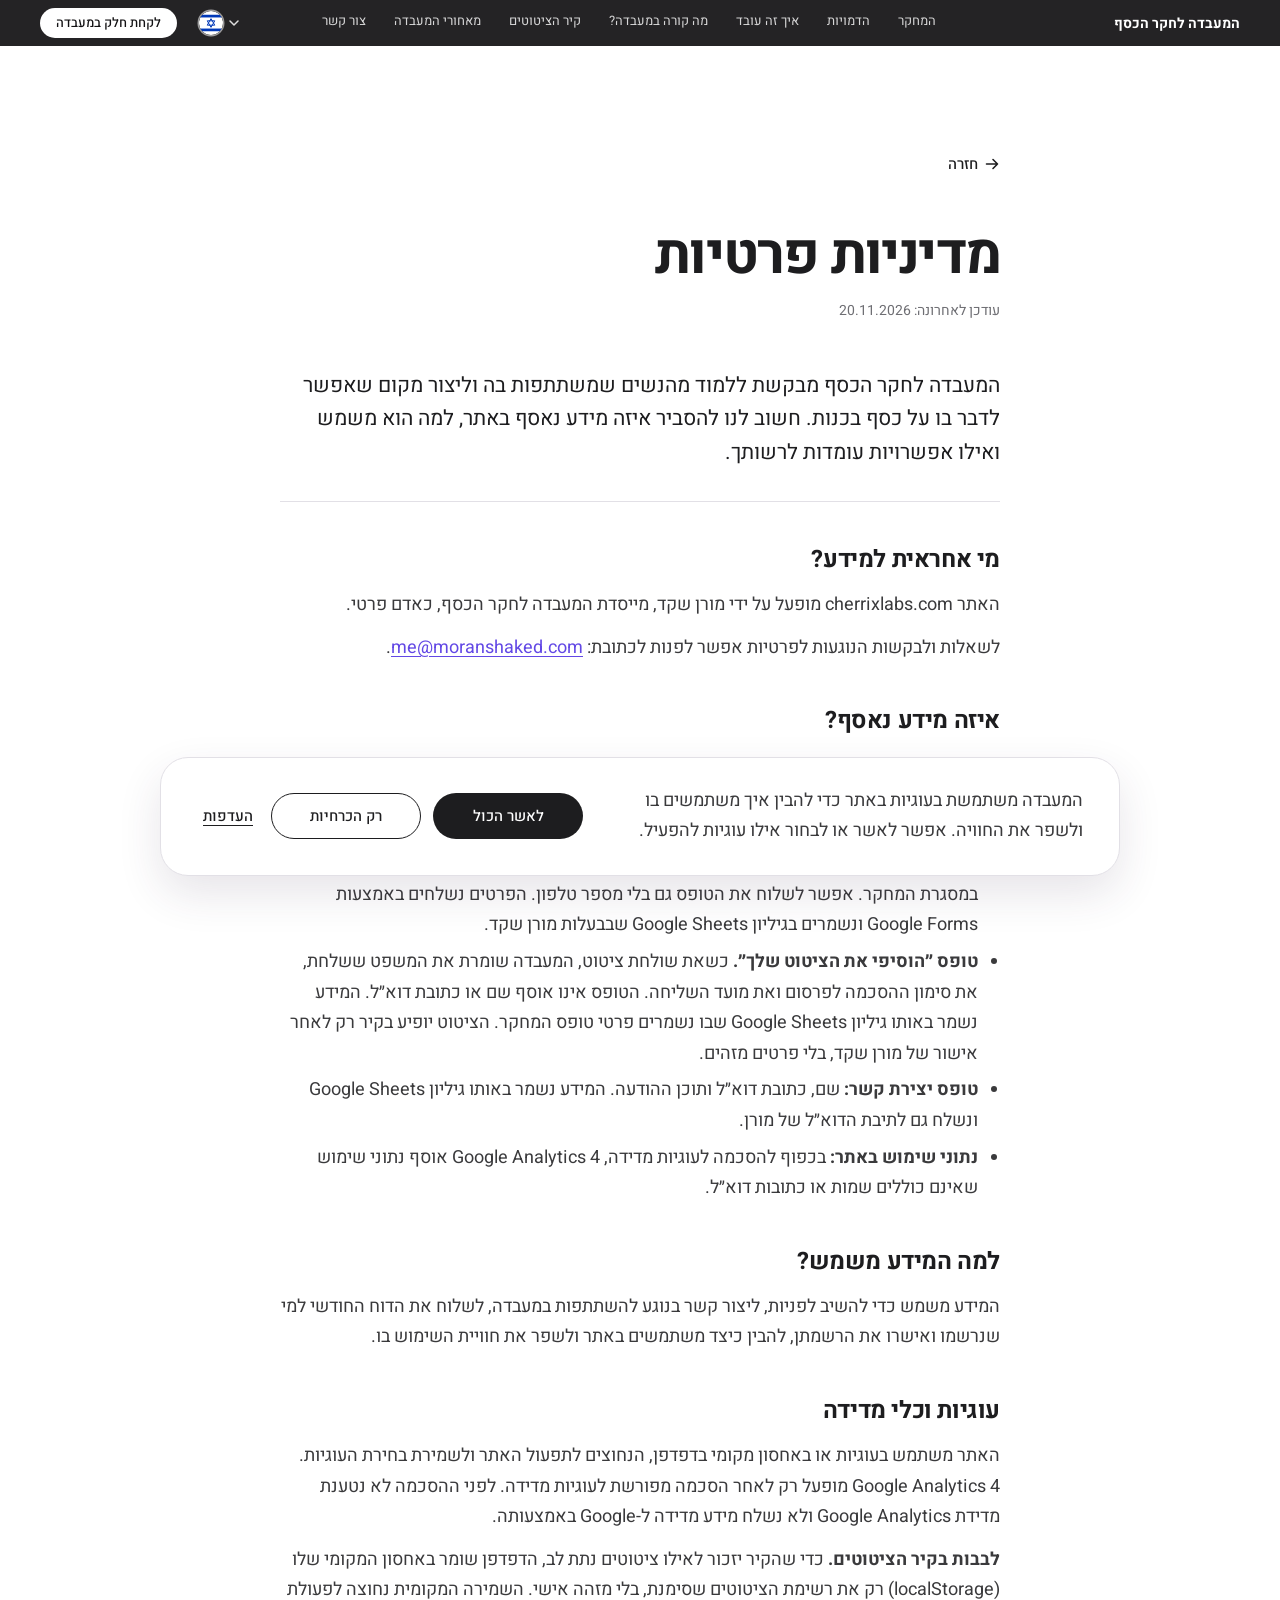
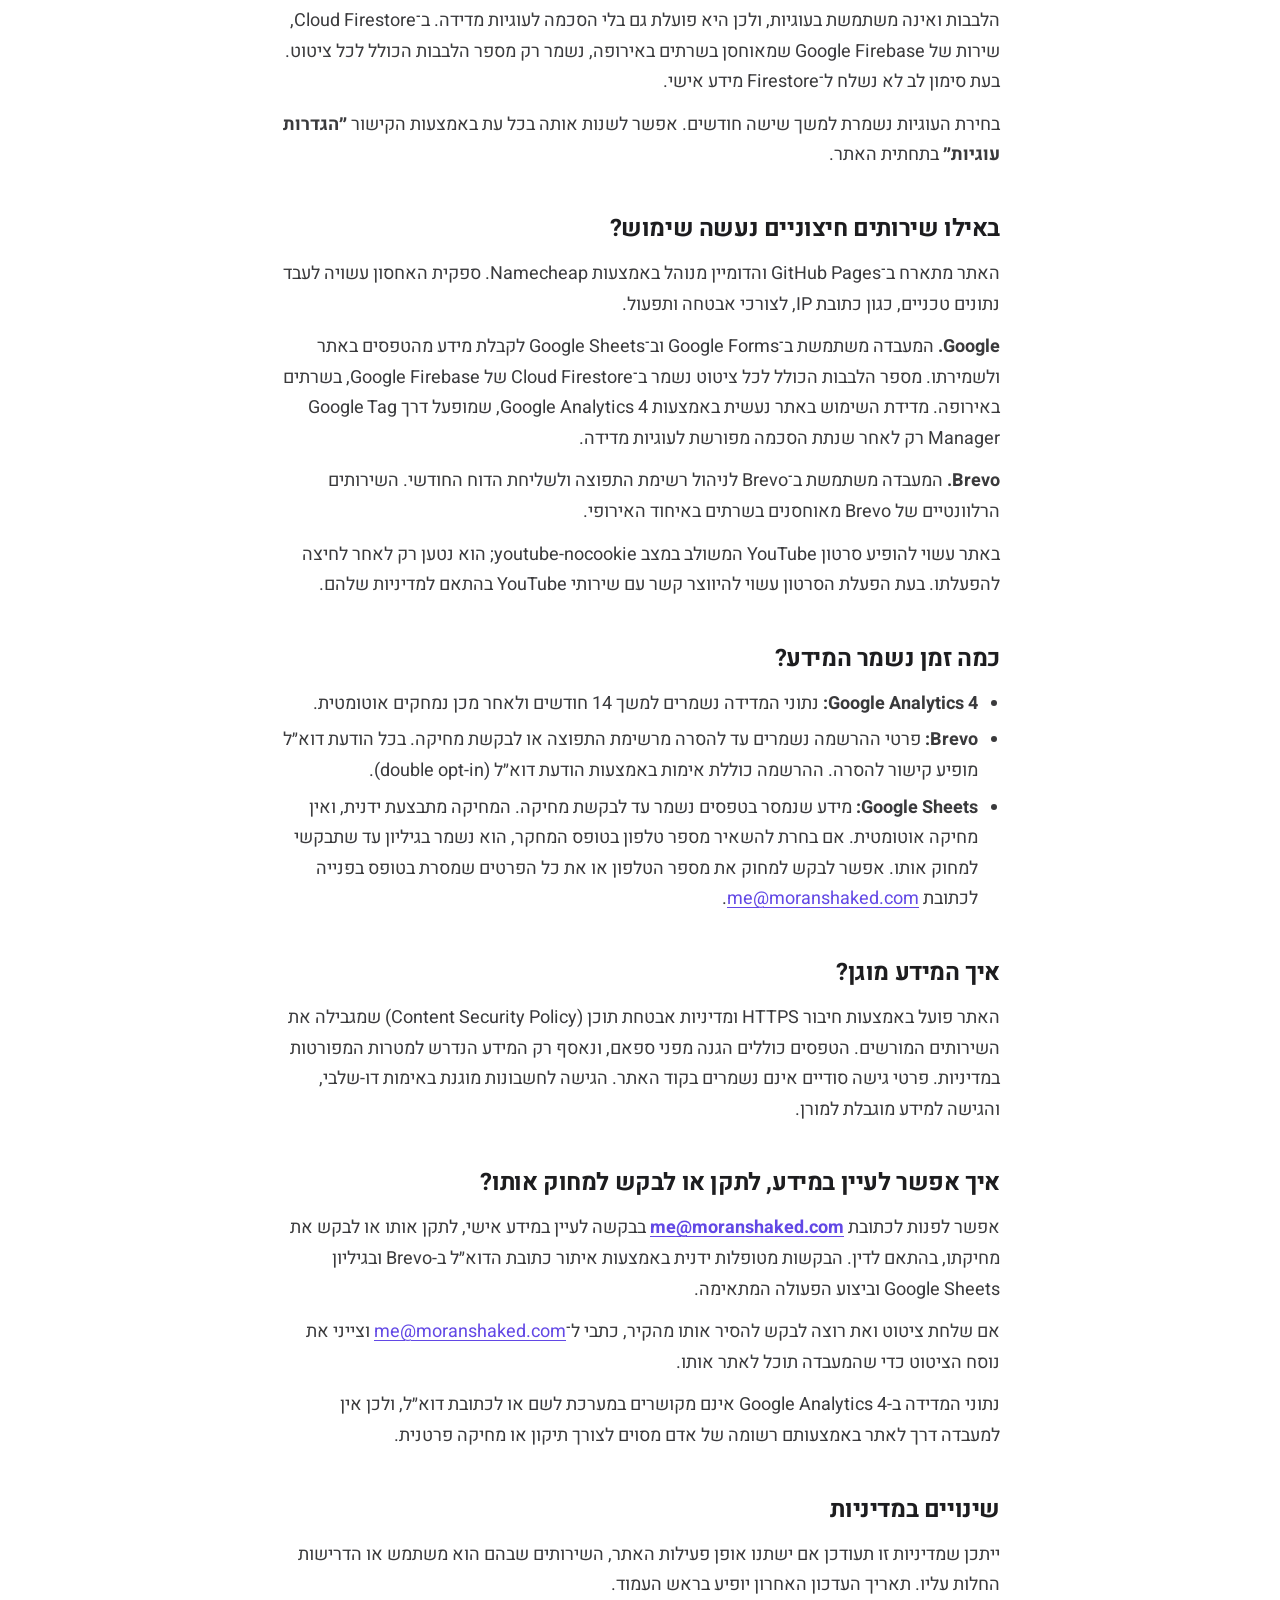
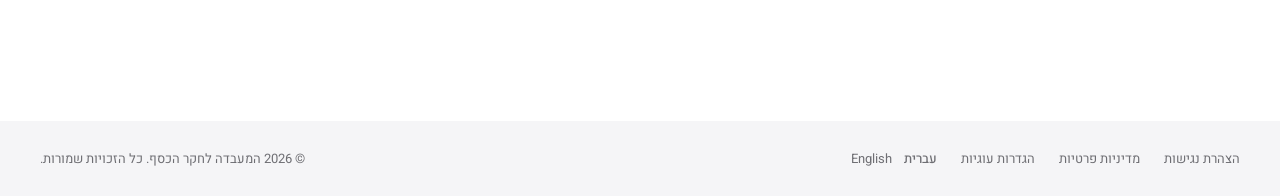
<file: privacy/index.html>
<!doctype html>
<html lang="he" dir="rtl">
<head>
<meta charset="utf-8">
<meta name="viewport" content="width=device-width, initial-scale=1, viewport-fit=cover">
<meta http-equiv="Content-Security-Policy" content="default-src 'self'; script-src 'self' https://www.googletagmanager.com; style-src 'self' 'unsafe-inline'; img-src 'self' data: https://www.googletagmanager.com https://*.google-analytics.com https://i.ytimg.com; font-src 'self'; media-src 'self'; connect-src 'self' https://*.google-analytics.com https://*.analytics.google.com https://www.googletagmanager.com https://docs.google.com https://*.sibforms.com https://firestore.googleapis.com; frame-src https://www.youtube-nocookie.com; form-action 'self' https://docs.google.com https://*.sibforms.com; base-uri 'self'; object-src 'none'">
<meta name="referrer" content="strict-origin-when-cross-origin">
<title>מדיניות פרטיות | המעבדה לחקר הכסף</title>
<meta name="description" content="איזה מידע נאסף באתר המעבדה לחקר הכסף, למה הוא משמש ואילו אפשרויות עומדות לרשותך.">

<link rel="canonical" href="https://cherrixlabs.com/privacy/">
<link rel="alternate" hreflang="he" href="https://cherrixlabs.com/privacy/">
<link rel="alternate" hreflang="en" href="https://cherrixlabs.com/en/privacy/">
<link rel="alternate" hreflang="x-default" href="https://cherrixlabs.com/privacy/">
<meta property="og:type" content="website">
<meta property="og:locale" content="he_IL">
<meta property="og:locale:alternate" content="en_US">
<meta property="og:site_name" content="המעבדה לחקר הכסף">
<meta property="og:url" content="https://cherrixlabs.com/privacy/">
<meta property="og:title" content="מדיניות פרטיות | המעבדה לחקר הכסף">
<meta property="og:description" content="איזה מידע נאסף באתר המעבדה לחקר הכסף, למה הוא משמש ואילו אפשרויות עומדות לרשותך.">
<meta property="og:image" content="https://cherrixlabs.com/assets/img/og-share-2611.jpg">
<meta property="og:image:secure_url" content="https://cherrixlabs.com/assets/img/og-share-2611.jpg">
<meta property="og:image:type" content="image/jpeg">
<meta property="og:image:width" content="1200">
<meta property="og:image:height" content="630">
<meta property="og:image:alt" content="פסל לבן מחזיק כדור עם סימן דולר, והכיתוב המעבדה לחקר הכסף">
<meta name="twitter:card" content="summary_large_image">
<meta name="theme-color" content="#121113">
<link rel="icon" href="/assets/img/favicon.svg" type="image/svg+xml">
<link rel="icon" href="/assets/img/favicon-32.png" sizes="32x32" type="image/png">
<link rel="apple-touch-icon" href="/assets/img/favicon-180.png">
<link rel="preload" href="/assets/fonts/heebo-hebrew-700-normal.woff2" as="font" type="font/woff2" crossorigin>
<link rel="preload" href="/assets/fonts/heebo-hebrew-400-normal.woff2" as="font" type="font/woff2" crossorigin>
<link rel="stylesheet" href="/assets/css/site.css?v=d1054019">

</head>
<body data-page="inner" class="inner">
<a class="skip" href="#main">דילוג לתוכן</a>
<header class="site-header on-dark">
 <div class="in">
  <a class="logo" href="/">המעבדה לחקר הכסף</a>
  <nav aria-label="ניווט ראשי"><ul class="nav-links"><li><a href="/#story">המחקר</a></li><li><a href="/#personas">הדמויות</a></li><li><a href="/#process">איך זה עובד</a></li><li><a href="/#lab-now">מה קורה במעבדה?</a></li><li><a href="/quotes/">קיר הציטוטים</a></li><li><a href="/#founder">מאחורי המעבדה</a></li><li><a href="/#contact">צור קשר</a></li></ul></nav>
  <div class="hend"><div class="lsd"><button class="lsd-btn" type="button" aria-haspopup="listbox" aria-expanded="false" aria-controls="lsd-menu" aria-label="שפה: עברית"><img src="/assets/img/flag-he.svg" width="24" height="24" alt=""><svg class="lsd-chev" width="10" height="6" viewBox="0 0 10 6" aria-hidden="true"><path d="M1 1l4 4 4-4" fill="none" stroke="#fff" stroke-width="1.5" stroke-linecap="round" stroke-linejoin="round"/></svg></button><ul class="lsd-menu" id="lsd-menu" role="listbox" aria-label="בחירת שפה"><li role="none"><a role="option" aria-selected="true" tabindex="-1" href="/privacy/" hreflang="he" data-lang="he" lang="he"><img src="/assets/img/flag-he.svg" width="20" height="20" alt=""><span>עברית</span><svg class="lsd-check" width="14" height="14" viewBox="0 0 14 14" aria-hidden="true"><path d="M2.5 7.3l2.9 2.9 6.1-6.4" fill="none" stroke="#121113" stroke-width="1.7" stroke-linecap="round" stroke-linejoin="round"/></svg></a></li><li role="none"><a role="option" aria-selected="false" tabindex="-1" href="/en/privacy/" hreflang="en" data-lang="en" lang="en"><img src="/assets/img/flag-en.svg" width="20" height="20" alt=""><span>English</span></a></li></ul></div><a class="nav-cta" href="/#research" data-dlglink="dlg-research" data-ev="research_open_header">לקחת חלק במעבדה</a></div>
  <button class="menu-btn" type="button" aria-expanded="false" aria-controls="mmenu" aria-label="פתיחת תפריט">
   <svg width="22" height="18" viewBox="0 0 22 18" aria-hidden="true"><path class="l1" d="M1 5h20" stroke="#fff" stroke-width="1.7" stroke-linecap="round"/><path class="l2" d="M1 13h13" stroke="#fff" stroke-width="1.7" stroke-linecap="round"/></svg>
  </button>
 </div>
</header>
<div class="mmenu on-dark" id="mmenu" aria-label="תפריט" hidden>
 <ul><li><a href="/">עמוד הבית</a></li><li><a href="/#story">המחקר</a></li><li><a href="/#personas">הדמויות</a></li><li><a href="/#process">איך זה עובד</a></li><li><a href="/#lab-now">מה קורה במעבדה?</a></li><li><a href="/quotes/">קיר הציטוטים</a></li><li><a href="/#founder">מאחורי המעבדה</a></li><li><a href="/#contact">צור קשר</a></li></ul>
 <a class="btn" href="/#research" data-dlglink="dlg-research" data-ev="research_open_menu">לקחת חלק במעבדה</a>
</div>
<dialog class="pop tabm why one" id="dlg-whylab" aria-labelledby="whylab-h1">
 <div class="shell"><div class="card">
  <div class="lh" aria-hidden="true"></div>
  <button class="x" type="button" data-close aria-label="סגירה"><svg width="12" height="12" viewBox="0 0 12 12" aria-hidden="true"><path d="M1.5 1.5l9 9M10.5 1.5l-9 9" stroke="#1D1D1F" stroke-width="2" stroke-linecap="round"/></svg></button>
  <section class="st st1" data-why-st="1">
   <div class="hd"><div class="art" aria-hidden="true"><span class="halo"></span><img src="/assets/img/why-statue.webp" width="720" height="590" alt="" loading="lazy" decoding="async"><svg class="pt pt-d" aria-hidden="true" focusable="false" viewBox="0 0 820 250" width="820" height="250"><circle cx="391" cy="100" r="2.1" fill="#CD5DC3" fill-opacity="0.78"/><circle cx="392" cy="124" r="1.6" fill="#9B6BFF" fill-opacity="0.68"/><circle cx="318" cy="88" r="0.9" fill="#AF5ED8" fill-opacity="0.80"/><circle cx="398" cy="-37" r="1.2" fill="#E05CB5" fill-opacity="0.68"/><circle cx="370" cy="175" r="0.9" fill="#BA5ED1" fill-opacity="0.69"/><circle cx="325" cy="149" r="2.1" fill="#F15BA8" fill-opacity="0.59"/><circle cx="382" cy="96" r="2.1" fill="#AF5ED8" fill-opacity="0.46"/><circle cx="394" cy="59" r="0.9" fill="#BA5ED1" fill-opacity="0.81"/><circle cx="399" cy="-26" r="0.9" fill="#F15BA8" fill-opacity="0.79"/><circle cx="397" cy="174" r="0.9" fill="#AF5ED8" fill-opacity="0.75"/><circle cx="293" cy="41" r="2.1" fill="#BA5ED1" fill-opacity="0.63"/><circle cx="431" cy="-1" r="1.2" fill="#BA5ED1" fill-opacity="0.69"/><circle cx="487" cy="135" r="1.6" fill="#F15BA8" fill-opacity="0.74"/><circle cx="286" cy="3" r="2.1" fill="#F15BA8" fill-opacity="0.57"/><circle cx="389" cy="140" r="0.9" fill="#CD5DC3" fill-opacity="0.70"/><circle cx="428" cy="112" r="0.9" fill="#AF5ED8" fill-opacity="0.63"/><circle cx="461" cy="-14" r="1.6" fill="#F15BA8" fill-opacity="0.74"/><circle cx="309" cy="148" r="0.9" fill="#E05CB5" fill-opacity="0.39"/><circle cx="189" cy="24" r="0.9" fill="#E05CB5" fill-opacity="0.77"/><circle cx="440" cy="-17" r="0.9" fill="#CD5DC3" fill-opacity="0.83"/><circle cx="253" cy="112" r="2.1" fill="#AF5ED8" fill-opacity="0.45"/><circle cx="234" cy="110" r="1.6" fill="#AF5ED8" fill-opacity="0.47"/><circle cx="328" cy="106" r="2.1" fill="#AF5ED8" fill-opacity="0.40"/><circle cx="494" cy="104" r="0.9" fill="#F15BA8" fill-opacity="0.75"/><circle cx="324" cy="62" r="1.6" fill="#F15BA8" fill-opacity="0.85"/><circle cx="278" cy="66" r="2.1" fill="#9B6BFF" fill-opacity="0.74"/><circle cx="289" cy="132" r="0.9" fill="#9B6BFF" fill-opacity="0.79"/><circle cx="406" cy="196" r="1.2" fill="#9B6BFF" fill-opacity="0.50"/><circle cx="370" cy="134" r="2.1" fill="#AF5ED8" fill-opacity="0.41"/><circle cx="323" cy="160" r="1.2" fill="#E05CB5" fill-opacity="0.79"/><circle cx="342" cy="22" r="1.2" fill="#9B6BFF" fill-opacity="0.42"/><circle cx="275" cy="58" r="2.1" fill="#E05CB5" fill-opacity="0.48"/><circle cx="482" cy="145" r="0.9" fill="#9B6BFF" fill-opacity="0.43"/><circle cx="348" cy="96" r="1.6" fill="#CD5DC3" fill-opacity="0.62"/><circle cx="233" cy="9" r="2.1" fill="#9B6BFF" fill-opacity="0.65"/><circle cx="314" cy="111" r="0.9" fill="#F15BA8" fill-opacity="0.47"/><circle cx="295" cy="84" r="1.6" fill="#E05CB5" fill-opacity="0.46"/><circle cx="335" cy="58" r="1.2" fill="#9B6BFF" fill-opacity="0.35"/><circle cx="507" cy="43" r="0.9" fill="#F15BA8" fill-opacity="0.80"/><circle cx="482" cy="51" r="2.1" fill="#F15BA8" fill-opacity="0.50"/><circle cx="338" cy="91" r="2.1" fill="#F15BA8" fill-opacity="0.66"/><circle cx="372" cy="-46" r="2.1" fill="#BA5ED1" fill-opacity="0.48"/><circle cx="427" cy="55" r="1.6" fill="#9B6BFF" fill-opacity="0.52"/><circle cx="395" cy="-1" r="2.1" fill="#CD5DC3" fill-opacity="0.65"/><circle cx="368" cy="120" r="1.2" fill="#E05CB5" fill-opacity="0.80"/><circle cx="405" cy="124" r="1.6" fill="#BA5ED1" fill-opacity="0.64"/><circle cx="425" cy="62" r="1.6" fill="#9B6BFF" fill-opacity="0.66"/><circle cx="419" cy="79" r="0.9" fill="#CD5DC3" fill-opacity="0.55"/><circle cx="357" cy="92" r="1.2" fill="#E05CB5" fill-opacity="0.68"/><circle cx="245" cy="154" r="1.6" fill="#BA5ED1" fill-opacity="0.50"/><circle cx="400" cy="102" r="0.9" fill="#F15BA8" fill-opacity="0.36"/><circle cx="180" cy="133" r="0.9" fill="#E05CB5" fill-opacity="0.75"/><circle cx="395" cy="89" r="0.9" fill="#BA5ED1" fill-opacity="0.44"/><circle cx="358" cy="93" r="2.1" fill="#9B6BFF" fill-opacity="0.64"/><circle cx="422" cy="149" r="0.9" fill="#CD5DC3" fill-opacity="0.44"/><circle cx="317" cy="77" r="2.1" fill="#9B6BFF" fill-opacity="0.79"/><circle cx="405" cy="75" r="1.2" fill="#F15BA8" fill-opacity="0.74"/><circle cx="304" cy="71" r="1.6" fill="#9B6BFF" fill-opacity="0.55"/><circle cx="218" cy="131" r="1.2" fill="#AF5ED8" fill-opacity="0.70"/><circle cx="160" cy="93" r="1.6" fill="#E05CB5" fill-opacity="0.47"/><circle cx="292" cy="98" r="1.6" fill="#F15BA8" fill-opacity="0.66"/><circle cx="320" cy="84" r="2.1" fill="#AF5ED8" fill-opacity="0.60"/><circle cx="391" cy="49" r="1.6" fill="#E05CB5" fill-opacity="0.57"/><circle cx="184" cy="77" r="0.9" fill="#E05CB5" fill-opacity="0.44"/><circle cx="343" cy="93" r="2.1" fill="#9B6BFF" fill-opacity="0.63"/><circle cx="359" cy="115" r="1.6" fill="#AF5ED8" fill-opacity="0.83"/><circle cx="384" cy="46" r="0.9" fill="#BA5ED1" fill-opacity="0.61"/><circle cx="385" cy="85" r="2.1" fill="#9B6BFF" fill-opacity="0.81"/><circle cx="183" cy="28" r="1.6" fill="#CD5DC3" fill-opacity="0.73"/><circle cx="191" cy="148" r="2.1" fill="#BA5ED1" fill-opacity="0.67"/><circle cx="247" cy="-20" r="2.1" fill="#F15BA8" fill-opacity="0.74"/><circle cx="338" cy="-28" r="1.2" fill="#BA5ED1" fill-opacity="0.38"/><circle cx="429" cy="114" r="1.2" fill="#CD5DC3" fill-opacity="0.43"/><circle cx="382" cy="49" r="1.6" fill="#CD5DC3" fill-opacity="0.61"/><circle cx="495" cy="23" r="1.2" fill="#CD5DC3" fill-opacity="0.45"/><circle cx="301" cy="32" r="1.6" fill="#CD5DC3" fill-opacity="0.41"/><circle cx="247" cy="-6" r="0.9" fill="#9B6BFF" fill-opacity="0.49"/><circle cx="189" cy="57" r="1.2" fill="#9B6BFF" fill-opacity="0.42"/><circle cx="293" cy="-5" r="2.1" fill="#BA5ED1" fill-opacity="0.79"/><circle cx="401" cy="55" r="0.9" fill="#F15BA8" fill-opacity="0.53"/></svg><svg class="pt pt-m" aria-hidden="true" focusable="false" viewBox="0 0 390 210" width="390" height="210"><circle cx="201" cy="46" r="1.5" fill="#AF5ED8" fill-opacity="0.65"/><circle cx="180" cy="125" r="1.1" fill="#9B6BFF" fill-opacity="0.44"/><circle cx="115" cy="75" r="1.1" fill="#CD5DC3" fill-opacity="0.75"/><circle cx="205" cy="8" r="1.5" fill="#CD5DC3" fill-opacity="0.77"/><circle cx="209" cy="64" r="0.8" fill="#CD5DC3" fill-opacity="0.78"/><circle cx="82" cy="90" r="1.9" fill="#CD5DC3" fill-opacity="0.73"/><circle cx="286" cy="62" r="1.5" fill="#BA5ED1" fill-opacity="0.48"/><circle cx="172" cy="21" r="1.1" fill="#E05CB5" fill-opacity="0.50"/><circle cx="223" cy="53" r="1.1" fill="#BA5ED1" fill-opacity="0.48"/><circle cx="300" cy="76" r="1.1" fill="#9B6BFF" fill-opacity="0.49"/><circle cx="166" cy="59" r="1.5" fill="#AF5ED8" fill-opacity="0.70"/><circle cx="93" cy="113" r="1.9" fill="#AF5ED8" fill-opacity="0.41"/><circle cx="148" cy="73" r="1.5" fill="#AF5ED8" fill-opacity="0.52"/><circle cx="187" cy="73" r="1.1" fill="#E05CB5" fill-opacity="0.40"/><circle cx="118" cy="63" r="1.1" fill="#F15BA8" fill-opacity="0.57"/><circle cx="189" cy="87" r="0.8" fill="#BA5ED1" fill-opacity="0.36"/><circle cx="144" cy="68" r="1.1" fill="#CD5DC3" fill-opacity="0.71"/><circle cx="232" cy="66" r="1.1" fill="#AF5ED8" fill-opacity="0.70"/><circle cx="79" cy="38" r="1.9" fill="#F15BA8" fill-opacity="0.77"/><circle cx="218" cy="112" r="1.9" fill="#BA5ED1" fill-opacity="0.61"/><circle cx="266" cy="0" r="0.8" fill="#AF5ED8" fill-opacity="0.69"/><circle cx="169" cy="77" r="1.5" fill="#9B6BFF" fill-opacity="0.67"/><circle cx="160" cy="3" r="0.8" fill="#9B6BFF" fill-opacity="0.50"/><circle cx="75" cy="97" r="1.1" fill="#CD5DC3" fill-opacity="0.50"/><circle cx="130" cy="2" r="0.8" fill="#E05CB5" fill-opacity="0.81"/><circle cx="141" cy="45" r="1.5" fill="#9B6BFF" fill-opacity="0.43"/><circle cx="250" cy="3" r="1.5" fill="#BA5ED1" fill-opacity="0.35"/><circle cx="121" cy="38" r="0.8" fill="#F15BA8" fill-opacity="0.76"/><circle cx="184" cy="74" r="1.9" fill="#BA5ED1" fill-opacity="0.76"/><circle cx="92" cy="95" r="0.8" fill="#AF5ED8" fill-opacity="0.45"/><circle cx="150" cy="55" r="0.8" fill="#BA5ED1" fill-opacity="0.64"/><circle cx="140" cy="9" r="1.9" fill="#F15BA8" fill-opacity="0.45"/><circle cx="129" cy="75" r="0.8" fill="#9B6BFF" fill-opacity="0.55"/><circle cx="197" cy="17" r="1.9" fill="#CD5DC3" fill-opacity="0.51"/><circle cx="125" cy="90" r="1.9" fill="#E05CB5" fill-opacity="0.36"/><circle cx="254" cy="70" r="1.1" fill="#E05CB5" fill-opacity="0.76"/><circle cx="178" cy="49" r="1.1" fill="#E05CB5" fill-opacity="0.56"/><circle cx="77" cy="18" r="1.5" fill="#9B6BFF" fill-opacity="0.40"/><circle cx="213" cy="94" r="1.9" fill="#F15BA8" fill-opacity="0.52"/><circle cx="256" cy="57" r="1.9" fill="#F15BA8" fill-opacity="0.47"/><circle cx="83" cy="46" r="0.8" fill="#CD5DC3" fill-opacity="0.42"/><circle cx="196" cy="131" r="1.1" fill="#F15BA8" fill-opacity="0.46"/><circle cx="255" cy="48" r="1.5" fill="#F15BA8" fill-opacity="0.60"/><circle cx="104" cy="74" r="1.5" fill="#E05CB5" fill-opacity="0.52"/><circle cx="139" cy="53" r="0.8" fill="#E05CB5" fill-opacity="0.47"/><circle cx="309" cy="64" r="1.9" fill="#BA5ED1" fill-opacity="0.64"/><circle cx="229" cy="3" r="0.8" fill="#E05CB5" fill-opacity="0.37"/><circle cx="177" cy="-10" r="0.8" fill="#AF5ED8" fill-opacity="0.78"/><circle cx="76" cy="54" r="1.1" fill="#BA5ED1" fill-opacity="0.52"/><circle cx="112" cy="84" r="1.9" fill="#CD5DC3" fill-opacity="0.64"/><circle cx="199" cy="52" r="1.1" fill="#F15BA8" fill-opacity="0.39"/><circle cx="209" cy="109" r="1.5" fill="#E05CB5" fill-opacity="0.80"/><circle cx="110" cy="66" r="0.8" fill="#AF5ED8" fill-opacity="0.80"/><circle cx="151" cy="90" r="0.8" fill="#CD5DC3" fill-opacity="0.76"/><circle cx="128" cy="28" r="0.8" fill="#F15BA8" fill-opacity="0.69"/></svg></div><h2 id="whylab-h1" tabindex="-1">מה עושים <br class="mb">במעבדה?</h2></div>
   <div class="sc">
    <div class="wbody"><p>אנחנו חיות בעידן שיש בו אינסוף ידע ומידע על כסף והשקעות. אפשר לומר שאנחנו אפילו מוצפות ממנו.</p><p>אז אם הידע כבר נמצא בהישג יד, למה עדיין כל כך הרבה מאיתנו לא פועלות כשזה מגיע ללעשות משהו עם הכסף שלנו, למשל להשקיע אותו?</p><p>אולי הבעיה המרכזית היא כבר לא רק הידע, אלא הביטחון לעשות.</p><p class="rq">המעבדה לחקר הכסף קמה כדי לחקור שאלה אחת: למה נשים חכמות, משכילות ועצמאיות, שיודעות שהן צריכות לעשות משהו עם הכסף שלהן, עדיין לא עושות את הצעד הראשון?</p><p>כדי למצוא תשובות, המעבדה יוצאת לשטח ופוגשת כמה שיותר נשים. דרך השיחות איתן היא מנסה להבין מה קורה במחשבה וברגש, ואילו חסמים נמצאים בפער שבין הרצון לעשות משהו עם הכסף לבין העשייה בפועל.</p><p>אם נצליח לפרק את הפער הזה לגורמים, לזהות את החסמים ולקרוא להם בשם, נוכל להתחיל לפתח פתרונות וכלים שמתאימים למה שנשים באמת צריכות.</p><p>זוכרת איך Waze נעזרה בנהגים כדי למפות את הכבישים? המעבדה פועלת ברעיון דומה, רק שבמקום כבישים היא מנסה למפות את הדרכים שבהן נשים חושבות, מרגישות ומקבלות החלטות על כסף והשקעות.</p><p class="tr">וכאן את נכנסת לתמונה.</p><p>המעבדה צריכה את הפרופיל שלך. את הסיפור שלך, את השאלות, את ההתלבטויות, את מה שעוצר אותך וגם את מה שעובד בשבילך. בין אם כבר התחלת להשקיע ובין אם את עדיין יושבת על הגדר.</p><p>ככל שיותר נשים ישתפו, נוכל להכיר יותר נקודות מבט, לזהות דפוסים ולבחון רעיונות שיכולים להפוך בהמשך לכלים שיעזרו לנשים לעבור מלדעת שצריך לעשות, ללעשות בפועל.</p><p>ככל שיותר נשים יבנו לעצמן הון ויוכלו לבחור איך לחיות את חייהן, העולם יהיה מקום טוב יותר.</p><div class="endcta"><button class="btn btn-k" type="button" data-swap="dlg-research" data-ev="whylab_profile">לתרום את הפרופיל שלי</button></div></div>
   </div>
  </section>
 </div></div>
</dialog>
<dialog class="pop tabm cr me" id="dlg-credo" aria-labelledby="credo-h1">
 <div class="shell"><div class="card">
  <div class="lh" aria-hidden="true"></div>
  <button class="x" type="button" data-close aria-label="סגירה"><svg width="12" height="12" viewBox="0 0 12 12" aria-hidden="true"><path d="M1.5 1.5l9 9M10.5 1.5l-9 9" stroke="#1D1D1F" stroke-width="2" stroke-linecap="round"/></svg></button>
  <section class="st st1">
   <div class="hd"><div class="art" aria-hidden="true"><span class="halo"></span><svg class="pt pt-d" aria-hidden="true" focusable="false" viewBox="0 0 820 260" width="820" height="260"><circle cx="123" cy="76" r="2.1" fill="#98E4E0" fill-opacity="0.46"/><circle cx="115" cy="55" r="0.9" fill="#65D8D3" fill-opacity="0.61"/><circle cx="301" cy="119" r="1.2" fill="#98E4E0" fill-opacity="0.75"/><circle cx="194" cy="75" r="1.2" fill="#98E4E0" fill-opacity="0.52"/><circle cx="189" cy="127" r="0.9" fill="#4FC7C2" fill-opacity="0.52"/><circle cx="-8" cy="109" r="1.2" fill="#29808A" fill-opacity="0.50"/><circle cx="18" cy="102" r="1.6" fill="#29808A" fill-opacity="0.52"/><circle cx="260" cy="153" r="2.1" fill="#98E4E0" fill-opacity="0.56"/><circle cx="271" cy="27" r="2.1" fill="#65D8D3" fill-opacity="0.81"/><circle cx="176" cy="18" r="1.2" fill="#3AA9AE" fill-opacity="0.35"/><circle cx="309" cy="120" r="2.1" fill="#4FC7C2" fill-opacity="0.83"/><circle cx="54" cy="36" r="1.2" fill="#65D8D3" fill-opacity="0.72"/><circle cx="254" cy="95" r="1.6" fill="#4FC7C2" fill-opacity="0.52"/><circle cx="13" cy="105" r="1.2" fill="#65D8D3" fill-opacity="0.78"/><circle cx="288" cy="25" r="1.6" fill="#65D8D3" fill-opacity="0.76"/><circle cx="310" cy="44" r="0.9" fill="#65D8D3" fill-opacity="0.80"/><circle cx="211" cy="34" r="1.2" fill="#29808A" fill-opacity="0.64"/><circle cx="273" cy="63" r="0.9" fill="#29808A" fill-opacity="0.72"/><circle cx="325" cy="148" r="1.2" fill="#4FC7C2" fill-opacity="0.50"/><circle cx="192" cy="113" r="0.9" fill="#4FC7C2" fill-opacity="0.62"/><circle cx="8" cy="132" r="0.9" fill="#4FC7C2" fill-opacity="0.41"/><circle cx="141" cy="163" r="1.2" fill="#98E4E0" fill-opacity="0.84"/><circle cx="100" cy="131" r="2.1" fill="#65D8D3" fill-opacity="0.53"/><circle cx="112" cy="61" r="1.2" fill="#65D8D3" fill-opacity="0.62"/><circle cx="283" cy="44" r="0.9" fill="#3AA9AE" fill-opacity="0.47"/><circle cx="308" cy="50" r="1.6" fill="#3AA9AE" fill-opacity="0.76"/><circle cx="352" cy="81" r="0.9" fill="#29808A" fill-opacity="0.66"/><circle cx="254" cy="159" r="2.1" fill="#65D8D3" fill-opacity="0.73"/><circle cx="349" cy="63" r="1.2" fill="#98E4E0" fill-opacity="0.66"/><circle cx="21" cy="40" r="2.1" fill="#65D8D3" fill-opacity="0.59"/><circle cx="217" cy="173" r="0.9" fill="#65D8D3" fill-opacity="0.74"/><circle cx="34" cy="41" r="0.9" fill="#65D8D3" fill-opacity="0.37"/><circle cx="247" cy="103" r="2.1" fill="#65D8D3" fill-opacity="0.78"/><circle cx="352" cy="80" r="0.9" fill="#4FC7C2" fill-opacity="0.60"/><circle cx="194" cy="65" r="1.6" fill="#3AA9AE" fill-opacity="0.51"/><circle cx="236" cy="133" r="1.6" fill="#29808A" fill-opacity="0.67"/><circle cx="191" cy="43" r="1.6" fill="#98E4E0" fill-opacity="0.48"/><circle cx="349" cy="116" r="1.6" fill="#29808A" fill-opacity="0.41"/><circle cx="305" cy="109" r="0.9" fill="#29808A" fill-opacity="0.75"/><circle cx="111" cy="165" r="1.2" fill="#65D8D3" fill-opacity="0.54"/><circle cx="355" cy="74" r="2.1" fill="#65D8D3" fill-opacity="0.66"/><circle cx="291" cy="86" r="2.1" fill="#65D8D3" fill-opacity="0.54"/><circle cx="249" cy="108" r="2.1" fill="#98E4E0" fill-opacity="0.56"/><circle cx="305" cy="102" r="2.1" fill="#29808A" fill-opacity="0.36"/><circle cx="136" cy="105" r="1.2" fill="#4FC7C2" fill-opacity="0.49"/><circle cx="253" cy="152" r="0.9" fill="#29808A" fill-opacity="0.46"/><circle cx="201" cy="74" r="1.2" fill="#65D8D3" fill-opacity="0.82"/><circle cx="255" cy="75" r="1.6" fill="#4FC7C2" fill-opacity="0.75"/><circle cx="55" cy="162" r="1.6" fill="#65D8D3" fill-opacity="0.58"/><circle cx="82" cy="79" r="0.9" fill="#4FC7C2" fill-opacity="0.75"/><circle cx="73" cy="40" r="0.9" fill="#98E4E0" fill-opacity="0.63"/><circle cx="96" cy="37" r="0.9" fill="#4FC7C2" fill-opacity="0.71"/><circle cx="-2" cy="82" r="2.1" fill="#3AA9AE" fill-opacity="0.47"/><circle cx="165" cy="29" r="2.1" fill="#65D8D3" fill-opacity="0.61"/><circle cx="163" cy="123" r="0.9" fill="#29808A" fill-opacity="0.44"/><circle cx="-7" cy="71" r="0.9" fill="#98E4E0" fill-opacity="0.77"/><circle cx="298" cy="92" r="0.9" fill="#65D8D3" fill-opacity="0.77"/><circle cx="101" cy="59" r="2.1" fill="#98E4E0" fill-opacity="0.64"/><circle cx="164" cy="77" r="0.9" fill="#65D8D3" fill-opacity="0.85"/><circle cx="304" cy="116" r="1.2" fill="#65D8D3" fill-opacity="0.63"/><circle cx="55" cy="103" r="0.9" fill="#4FC7C2" fill-opacity="0.38"/><circle cx="99" cy="155" r="1.6" fill="#4FC7C2" fill-opacity="0.44"/><circle cx="172" cy="-2" r="0.9" fill="#3AA9AE" fill-opacity="0.85"/><circle cx="205" cy="92" r="1.2" fill="#29808A" fill-opacity="0.66"/><circle cx="317" cy="67" r="2.1" fill="#98E4E0" fill-opacity="0.53"/><circle cx="120" cy="97" r="2.1" fill="#98E4E0" fill-opacity="0.63"/><circle cx="130" cy="156" r="0.9" fill="#29808A" fill-opacity="0.60"/><circle cx="150" cy="134" r="2.1" fill="#3AA9AE" fill-opacity="0.56"/><circle cx="112" cy="57" r="2.1" fill="#3AA9AE" fill-opacity="0.67"/><circle cx="130" cy="118" r="1.2" fill="#3AA9AE" fill-opacity="0.40"/><circle cx="335" cy="103" r="2.1" fill="#4FC7C2" fill-opacity="0.83"/><circle cx="171" cy="13" r="1.2" fill="#3AA9AE" fill-opacity="0.48"/><circle cx="195" cy="132" r="1.2" fill="#3AA9AE" fill-opacity="0.64"/><circle cx="194" cy="185" r="1.6" fill="#3AA9AE" fill-opacity="0.78"/><circle cx="133" cy="100" r="1.6" fill="#29808A" fill-opacity="0.65"/><circle cx="297" cy="139" r="1.6" fill="#3AA9AE" fill-opacity="0.50"/><circle cx="144" cy="128" r="1.6" fill="#29808A" fill-opacity="0.75"/><circle cx="29" cy="125" r="1.2" fill="#3AA9AE" fill-opacity="0.63"/><circle cx="265" cy="178" r="1.2" fill="#98E4E0" fill-opacity="0.59"/><circle cx="136" cy="47" r="1.2" fill="#29808A" fill-opacity="0.85"/></svg><svg class="pt pt-m" aria-hidden="true" focusable="false" viewBox="0 0 390 230" width="390" height="230"><circle cx="80" cy="37" r="1.5" fill="#4FC7C2" fill-opacity="0.50"/><circle cx="76" cy="23" r="1.5" fill="#65D8D3" fill-opacity="0.74"/><circle cx="196" cy="64" r="1.5" fill="#65D8D3" fill-opacity="0.54"/><circle cx="129" cy="35" r="1.1" fill="#65D8D3" fill-opacity="0.67"/><circle cx="124" cy="71" r="1.5" fill="#29808A" fill-opacity="0.53"/><circle cx="-1" cy="58" r="1.5" fill="#4FC7C2" fill-opacity="0.70"/><circle cx="15" cy="54" r="1.9" fill="#65D8D3" fill-opacity="0.64"/><circle cx="169" cy="86" r="0.8" fill="#98E4E0" fill-opacity="0.48"/><circle cx="177" cy="6" r="1.9" fill="#98E4E0" fill-opacity="0.65"/><circle cx="116" cy="-0" r="1.5" fill="#3AA9AE" fill-opacity="0.53"/><circle cx="201" cy="65" r="1.5" fill="#98E4E0" fill-opacity="0.77"/><circle cx="38" cy="12" r="1.5" fill="#98E4E0" fill-opacity="0.74"/><circle cx="167" cy="50" r="0.8" fill="#65D8D3" fill-opacity="0.84"/><circle cx="13" cy="55" r="1.1" fill="#98E4E0" fill-opacity="0.60"/><circle cx="187" cy="4" r="1.5" fill="#3AA9AE" fill-opacity="0.51"/><circle cx="201" cy="17" r="1.9" fill="#65D8D3" fill-opacity="0.40"/><circle cx="138" cy="10" r="1.5" fill="#98E4E0" fill-opacity="0.69"/><circle cx="178" cy="29" r="1.1" fill="#29808A" fill-opacity="0.75"/><circle cx="210" cy="83" r="1.1" fill="#65D8D3" fill-opacity="0.52"/><circle cx="126" cy="62" r="1.1" fill="#4FC7C2" fill-opacity="0.58"/><circle cx="10" cy="73" r="1.1" fill="#65D8D3" fill-opacity="0.37"/><circle cx="94" cy="93" r="1.1" fill="#98E4E0" fill-opacity="0.75"/><circle cx="67" cy="72" r="1.1" fill="#98E4E0" fill-opacity="0.52"/><circle cx="74" cy="27" r="0.8" fill="#4FC7C2" fill-opacity="0.52"/><circle cx="185" cy="17" r="1.1" fill="#29808A" fill-opacity="0.50"/><circle cx="200" cy="20" r="1.5" fill="#29808A" fill-opacity="0.52"/><circle cx="228" cy="40" r="1.9" fill="#98E4E0" fill-opacity="0.56"/><circle cx="166" cy="90" r="1.9" fill="#65D8D3" fill-opacity="0.81"/><circle cx="226" cy="29" r="1.1" fill="#3AA9AE" fill-opacity="0.35"/><circle cx="17" cy="15" r="1.9" fill="#4FC7C2" fill-opacity="0.83"/><circle cx="142" cy="99" r="1.1" fill="#65D8D3" fill-opacity="0.72"/><circle cx="26" cy="15" r="1.5" fill="#4FC7C2" fill-opacity="0.52"/><circle cx="163" cy="55" r="1.1" fill="#65D8D3" fill-opacity="0.78"/><circle cx="228" cy="40" r="1.5" fill="#65D8D3" fill-opacity="0.76"/><circle cx="128" cy="29" r="0.8" fill="#65D8D3" fill-opacity="0.80"/><circle cx="155" cy="74" r="1.1" fill="#29808A" fill-opacity="0.64"/><circle cx="126" cy="15" r="0.8" fill="#29808A" fill-opacity="0.72"/><circle cx="226" cy="63" r="1.1" fill="#4FC7C2" fill-opacity="0.50"/><circle cx="199" cy="58" r="0.8" fill="#4FC7C2" fill-opacity="0.62"/><circle cx="75" cy="94" r="0.8" fill="#4FC7C2" fill-opacity="0.41"/><circle cx="230" cy="36" r="1.1" fill="#98E4E0" fill-opacity="0.84"/><circle cx="190" cy="44" r="1.9" fill="#65D8D3" fill-opacity="0.53"/><circle cx="163" cy="58" r="1.1" fill="#65D8D3" fill-opacity="0.62"/><circle cx="199" cy="54" r="0.8" fill="#3AA9AE" fill-opacity="0.47"/><circle cx="89" cy="56" r="1.5" fill="#3AA9AE" fill-opacity="0.76"/><circle cx="165" cy="86" r="0.8" fill="#29808A" fill-opacity="0.66"/><circle cx="134" cy="35" r="1.9" fill="#65D8D3" fill-opacity="0.73"/><circle cx="168" cy="36" r="1.1" fill="#98E4E0" fill-opacity="0.66"/><circle cx="39" cy="92" r="1.9" fill="#65D8D3" fill-opacity="0.59"/><circle cx="55" cy="39" r="0.8" fill="#65D8D3" fill-opacity="0.74"/><circle cx="50" cy="14" r="0.8" fill="#65D8D3" fill-opacity="0.37"/><circle cx="65" cy="12" r="1.9" fill="#65D8D3" fill-opacity="0.78"/><circle cx="3" cy="41" r="0.8" fill="#4FC7C2" fill-opacity="0.60"/><circle cx="108" cy="6" r="1.5" fill="#3AA9AE" fill-opacity="0.51"/><circle cx="107" cy="68" r="1.5" fill="#29808A" fill-opacity="0.67"/></svg><span class="ph"><img src="/assets/img/founder-me-circle.webp" width="336" height="336" alt=""></span></div><div class="kk">מאחורי המעבדה</div><h2 id="credo-h1" tabindex="-1">אני מורן</h2></div>
   <div class="sc"><div class="wbody"><p class="lead">אני מורן שקד, מעצבת מוצר (UX/UI), אמא לשניים וחובבת אקסלים מושבעת.</p><p>אני לא כלכלנית, לא פיננסיירית ולא יועצת השקעות, אבל כבר יותר מעשור שאני מנסה להבין למה נשים לא מתעסקות עם הכסף שלהן כמו שאנחנו יכולות, כמו שאנחנו צריכות.</p><p>הכול התחיל ב־2013&rlm;, כשהגעתי להאקתון הביטקוין הראשון בארץ. הייתי האישה היחידה בחדר, הצגתי רעיון וזכיתי עם הצוות שלי במקום הראשון. אבל הדבר שנשאר איתי מהאירוע הזה לא היה הפרס, אלא שאלה אחת:</p><blockquote class="pull" dir="rtl"><svg class="qm" width="40" height="30" viewBox="0 0 54 40" aria-hidden="true"><g fill="#98E4E0"><path d="M11 40a11 11 0 0 1-11-11C0 15 7 5 19 0l2 4C14 8 10 13 9 19a11 11 0 1 1 2 21z"/><path d="M40 40a11 11 0 0 1-11-11C29 15 36 5 48 0l2 4C43 8 39 13 38 19a11 11 0 1 1 2 21z"/></g></svg><span>איפה כל הנשים?</span></blockquote><p>מאז הקמתי את Miss Bitcoin, כתבתי את ״סוכריות פיננסיות״, ארגנתי סדנאות, דיברתי עם נשים, חקרתי, ניסיתי, נכשלתי ולמדתי.</p><p>אני מאמינה שכסף הוא הרבה יותר ממספר בחשבון הבנק. הוא האפשרות לבחור איך לחיות, מה לעשות, איפה לעבוד, מתי לעזוב ומה לבנות לעצמנו.</p><p class="big">אני קוראת לזה <em>״עסקי פתיחת האופציות״</em>.</p><blockquote class="pq" dir="rtl"><p>אני רוצה קודם לפתוח את האופציה,<br>אח״כ נראה מה נעשה איתה.</p></blockquote><p>אני רוצה שנשים יבנו לעצמן מספיק הון כדי שלא יצטרכו להישאר במקום שלא טוב להן, כדי שיוכלו להגשים חלומות, ובעיקר כדי שתהיה להן האפשרות לבחור.</p><p>אחרי יותר מעשור של שאלות, ניסיונות ומיזמים, הקמתי את המעבדה לחקר הכסף כדי להמשיך לחפש תשובות, אבל הפעם בצורה שיטתית, יחד עם הנשים שעבורן אני רוצה לבנות את הפתרונות.</p></div></div>
   <div class="foot"><a class="btn btn-k" href="/#founder" data-close data-ev="me_more">עוד עליי</a></div>
  </section>
 </div></div>
</dialog>
<main id="main">
 <a class="back" href="/"><svg width="16" height="16" viewBox="0 0 16 16" aria-hidden="true"><path d="M2.5 8h11M9 3.5 13.5 8 9 12.5" fill="none" stroke="currentColor" stroke-width="1.6" stroke-linecap="round" stroke-linejoin="round"/></svg>חזרה</a>
 <h1>מדיניות פרטיות</h1>
 <div class="date">עודכן לאחרונה: 20.11.2026</div>
 <p class="lead">המעבדה לחקר הכסף מבקשת ללמוד מהנשים שמשתתפות בה וליצור מקום שאפשר לדבר בו על כסף בכנות. חשוב לנו להסביר איזה מידע נאסף באתר, למה הוא משמש ואילו אפשרויות עומדות לרשותך.</p>
<h2>מי אחראית למידע?</h2>
<p>האתר cherrixlabs.com מופעל על ידי מורן שקד, מייסדת המעבדה לחקר הכסף, כאדם פרטי.</p>
<p>לשאלות ולבקשות הנוגעות לפרטיות אפשר לפנות לכתובת: <a href="mailto:me@moranshaked.com" dir="ltr">me@moranshaked.com</a>.</p>
<h2>איזה מידע נאסף?</h2>
<ul><li><strong>הרשמה לדוח החודשי:</strong> כתובת דוא״ל, וגם שם אם הוא מתבקש בטופס. המידע מועבר ונשמר בשירות Brevo.</li><li><strong>טופס השתתפות במחקר ״לתרום את הפרופיל שלי״.</strong> כדי לשלוח את הטופס יש למלא שם וכתובת דוא״ל. אם תרצי, תוכלי להשאיר גם מספר טלפון כדי שהמעבדה תוכל לתאם איתך שיחה במסגרת המחקר. אפשר לשלוח את הטופס גם בלי מספר טלפון. הפרטים נשלחים באמצעות Google Forms ונשמרים בגיליון Google Sheets שבבעלות מורן שקד.</li><li><strong>טופס ״הוסיפי את הציטוט שלך״.</strong> כשאת שולחת ציטוט, המעבדה שומרת את המשפט ששלחת, את סימון ההסכמה לפרסום ואת מועד השליחה. הטופס אינו אוסף שם או כתובת דוא״ל. המידע נשמר באותו גיליון Google Sheets שבו נשמרים פרטי טופס המחקר. הציטוט יופיע בקיר רק לאחר אישור של מורן שקד, בלי פרטים מזהים.</li><li><strong>טופס יצירת קשר:</strong> שם, כתובת דוא״ל ותוכן ההודעה. המידע נשמר באותו גיליון Google Sheets ונשלח גם לתיבת הדוא״ל של מורן.</li><li><strong>נתוני שימוש באתר:</strong> בכפוף להסכמה לעוגיות מדידה, Google Analytics 4 אוסף נתוני שימוש שאינם כוללים שמות או כתובות דוא״ל.</li></ul>
<h2>למה המידע משמש?</h2>
<p>המידע משמש כדי להשיב לפניות, ליצור קשר בנוגע להשתתפות במעבדה, לשלוח את הדוח החודשי למי שנרשמו ואישרו את הרשמתן, להבין כיצד משתמשים באתר ולשפר את חוויית השימוש בו.</p>
<h2 id="cookies">עוגיות וכלי מדידה</h2>
<p>האתר משתמש בעוגיות או באחסון מקומי בדפדפן, הנחוצים לתפעול האתר ולשמירת בחירת העוגיות. Google Analytics 4 מופעל רק לאחר הסכמה מפורשת לעוגיות מדידה. לפני ההסכמה לא נטענת מדידת Google Analytics ולא נשלח מידע מדידה ל-Google באמצעותה.</p>
<p><strong>לבבות בקיר הציטוטים.</strong> כדי שהקיר יזכור לאילו ציטוטים נתת לב, הדפדפן שומר באחסון המקומי שלו (<span dir="ltr">localStorage</span>) רק את רשימת הציטוטים שסימנת, בלי מזהה אישי. השמירה המקומית נחוצה לפעולת הלבבות ואינה משתמשת בעוגיות, ולכן היא פועלת גם בלי הסכמה לעוגיות מדידה. ב־Cloud Firestore, שירות של Google Firebase שמאוחסן בשרתים באירופה, נשמר רק מספר הלבבות הכולל לכל ציטוט. בעת סימון לב לא נשלח ל־Firestore מידע אישי.</p>
<p>בחירת העוגיות נשמרת למשך שישה חודשים. אפשר לשנות אותה בכל עת באמצעות הקישור <strong>״הגדרות עוגיות״</strong> בתחתית האתר.</p>
<h2>באילו שירותים חיצוניים נעשה שימוש?</h2>
<p>האתר מתארח ב־GitHub Pages והדומיין מנוהל באמצעות Namecheap. ספקית האחסון עשויה לעבד נתונים טכניים, כגון כתובת IP, לצורכי אבטחה ותפעול.</p>
<p><strong>Google.</strong> המעבדה משתמשת ב־Google Forms וב־Google Sheets לקבלת מידע מהטפסים באתר ולשמירתו. מספר הלבבות הכולל לכל ציטוט נשמר ב־Cloud Firestore של Google Firebase, בשרתים באירופה. מדידת השימוש באתר נעשית באמצעות Google Analytics 4, שמופעל דרך Google Tag Manager רק לאחר שנתת הסכמה מפורשת לעוגיות מדידה.</p>
<p><strong>Brevo.</strong> המעבדה משתמשת ב־Brevo לניהול רשימת התפוצה ולשליחת הדוח החודשי. השירותים הרלוונטיים של Brevo מאוחסנים בשרתים באיחוד האירופי.</p>
<p>באתר עשוי להופיע סרטון YouTube המשולב במצב youtube-nocookie; הוא נטען רק לאחר לחיצה להפעלתו. בעת הפעלת הסרטון עשוי להיווצר קשר עם שירותי YouTube בהתאם למדיניות שלהם.</p>
<h2>כמה זמן נשמר המידע?</h2>
<ul><li><strong>Google Analytics 4:</strong> נתוני המדידה נשמרים למשך 14 חודשים ולאחר מכן נמחקים אוטומטית.</li><li><strong>Brevo:</strong> פרטי ההרשמה נשמרים עד להסרה מרשימת התפוצה או לבקשת מחיקה. בכל הודעת דוא״ל מופיע קישור להסרה. ההרשמה כוללת אימות באמצעות הודעת דוא״ל (double opt-in).</li><li><strong>Google Sheets:</strong> מידע שנמסר בטפסים נשמר עד לבקשת מחיקה. המחיקה מתבצעת ידנית, ואין מחיקה אוטומטית. אם בחרת להשאיר מספר טלפון בטופס המחקר, הוא נשמר בגיליון עד שתבקשי למחוק אותו. אפשר לבקש למחוק את מספר הטלפון או את כל הפרטים שמסרת בטופס בפנייה לכתובת <a href="mailto:me@moranshaked.com" dir="ltr">me@moranshaked.com</a>.</li></ul>
<h2>איך המידע מוגן?</h2>
<p>האתר פועל באמצעות חיבור HTTPS ומדיניות אבטחת תוכן (Content Security Policy) שמגבילה את השירותים המורשים. הטפסים כוללים הגנה מפני ספאם, ונאסף רק המידע הנדרש למטרות המפורטות במדיניות. פרטי גישה סודיים אינם נשמרים בקוד האתר. הגישה לחשבונות מוגנת באימות דו-שלבי, והגישה למידע מוגבלת למורן.</p>
<h2>איך אפשר לעיין במידע, לתקן או לבקש למחוק אותו?</h2>
<p>אפשר לפנות לכתובת <strong><a href="mailto:me@moranshaked.com" dir="ltr">me@moranshaked.com</a></strong> בבקשה לעיין במידע אישי, לתקן אותו או לבקש את מחיקתו, בהתאם לדין. הבקשות מטופלות ידנית באמצעות איתור כתובת הדוא״ל ב-Brevo ובגיליון Google Sheets וביצוע הפעולה המתאימה.</p>
<p>אם שלחת ציטוט ואת רוצה לבקש להסיר אותו מהקיר, כתבי ל־<a href="mailto:me@moranshaked.com" dir="ltr">me@moranshaked.com</a> וצייני את נוסח הציטוט כדי שהמעבדה תוכל לאתר אותו.</p>
<p>נתוני המדידה ב-Google Analytics 4 אינם מקושרים במערכת לשם או לכתובת דוא״ל, ולכן אין למעבדה דרך לאתר באמצעותם רשומה של אדם מסוים לצורך תיקון או מחיקה פרטנית.</p>
<h2>שינויים במדיניות</h2>
<p>ייתכן שמדיניות זו תעודכן אם ישתנו אופן פעילות האתר, השירותים שבהם הוא משתמש או הדרישות החלות עליו. תאריך העדכון האחרון יופיע בראש העמוד.</p>
</main>
<footer class="mini-foot">
 <div class="l"><a href="/accessibility/">הצהרת נגישות</a><a href="/privacy/">מדיניות פרטיות</a><button type="button" class="js-cookie-prefs">הגדרות עוגיות</button><span class="lsw"><a href="/privacy/" lang="he" hreflang="he" data-lang="he" aria-current="true">עברית</a><a href="/en/privacy/" lang="en" hreflang="en" data-lang="en">English</a></span></div>
 <div><span class="cy">© <span class="js-year">2026</span> המעבדה לחקר הכסף. כל הזכויות שמורות.</span></div>
</footer>
<div class="ck" id="ck" role="region" aria-label="הודעת עוגיות" hidden>
 <p>המעבדה משתמשת בעוגיות באתר כדי להבין איך משתמשים בו ולשפר את החוויה. אפשר לאשר או לבחור אילו עוגיות להפעיל.</p>
 <div class="btns">
  <button class="btn btn-k" type="button" data-ck="all">לאשר הכול</button>
  <button class="btn btn-o" type="button" data-ck="none">רק הכרחיות</button>
  <button class="pf" type="button" data-ck="prefs">העדפות</button>
 </div>
</div>
<dialog class="pop ckp" id="dlg-cookies" aria-labelledby="ckp-t">
 <div class="shell"><div class="card">
  <button class="x" type="button" data-close aria-label="סגירת חלון העדפות העוגיות"><svg width="12" height="12" viewBox="0 0 12 12" aria-hidden="true"><path d="M1.5 1.5l9 9M10.5 1.5l-9 9" stroke="#1D1D1F" stroke-width="2" stroke-linecap="round"/></svg></button>
  <h2 id="ckp-t">העדפות עוגיות</h2>
  <div class="row"><div><b>הכרחיות</b><p>מאפשרות לאתר לפעול ולזכור את הבחירה שלך לגבי עוגיות.</p></div><span class="al">תמיד פעילות</span></div>
  <div class="row"><div><b id="ck-an-l">מדידה</b><p id="ck-an-d">Google Analytics. עוזרת למעבדה להבין אילו חלקים באתר נקראים. בלי שמות.</p></div><button class="sw" type="button" role="switch" aria-checked="false" aria-labelledby="ck-an-l" aria-describedby="ck-an-d" id="ck-an"></button></div>
  <div class="pb"><button class="btn btn-k" type="button" data-ck="save">שמירת הבחירה</button><a class="lk" href="/privacy/#cookies">מה נאסף</a></div>
 </div></div>
</dialog>
<script src="/assets/js/site.js?v={d1054019}" defer></script>
</body>
</html>
</file>
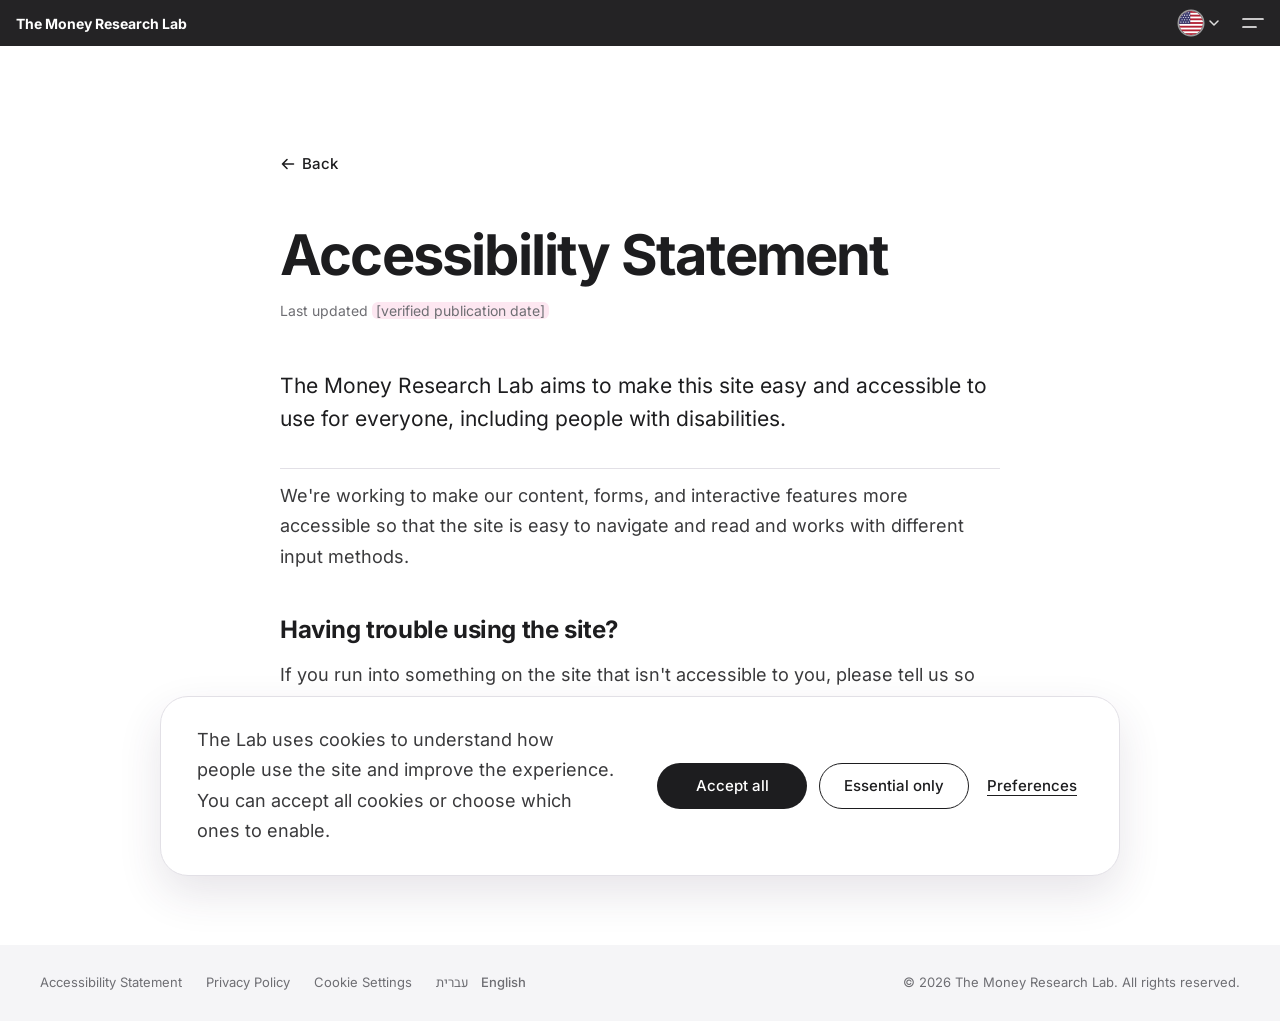
<file: en/accessibility/index.html>
<!doctype html>
<html lang="en" dir="ltr">
<head>
<meta charset="utf-8">
<meta name="viewport" content="width=device-width, initial-scale=1, viewport-fit=cover">
<meta http-equiv="Content-Security-Policy" content="default-src 'self'; script-src 'self' https://www.googletagmanager.com; style-src 'self' 'unsafe-inline'; img-src 'self' data: https://www.googletagmanager.com https://*.google-analytics.com https://i.ytimg.com; font-src 'self'; media-src 'self'; connect-src 'self' https://*.google-analytics.com https://*.analytics.google.com https://www.googletagmanager.com https://docs.google.com https://*.sibforms.com https://firestore.googleapis.com; frame-src https://www.youtube-nocookie.com; form-action 'self' https://docs.google.com https://*.sibforms.com; base-uri 'self'; object-src 'none'">
<meta name="referrer" content="strict-origin-when-cross-origin">
<title>Accessibility Statement | The Money Research Lab</title>
<meta name="description" content="Accessibility statement for The Money Research Lab website.">
<meta name="robots" content="noindex">
<link rel="canonical" href="https://cherrixlabs.com/en/accessibility/">
<link rel="alternate" hreflang="he" href="https://cherrixlabs.com/accessibility/">
<link rel="alternate" hreflang="en" href="https://cherrixlabs.com/en/accessibility/">
<link rel="alternate" hreflang="x-default" href="https://cherrixlabs.com/accessibility/">
<meta property="og:type" content="website">
<meta property="og:locale" content="en_US">
<meta property="og:locale:alternate" content="he_IL">
<meta property="og:site_name" content="The Money Research Lab">
<meta property="og:url" content="https://cherrixlabs.com/en/accessibility/">
<meta property="og:title" content="Accessibility Statement | The Money Research Lab">
<meta property="og:description" content="Accessibility statement for The Money Research Lab website.">
<meta property="og:image" content="https://cherrixlabs.com/assets/img/og-share-2611.jpg">
<meta property="og:image:secure_url" content="https://cherrixlabs.com/assets/img/og-share-2611.jpg">
<meta property="og:image:type" content="image/jpeg">
<meta property="og:image:width" content="1200">
<meta property="og:image:height" content="630">
<meta property="og:image:alt" content="A white statue holding a ball with a dollar sign, and the words The Money Research Lab">
<meta name="twitter:card" content="summary_large_image">
<meta name="theme-color" content="#121113">
<link rel="icon" href="/assets/img/favicon.svg" type="image/svg+xml">
<link rel="icon" href="/assets/img/favicon-32.png" sizes="32x32" type="image/png">
<link rel="apple-touch-icon" href="/assets/img/favicon-180.png">
<link rel="preload" href="/assets/fonts/inter-latin-700-normal.woff2" as="font" type="font/woff2" crossorigin>
<link rel="preload" href="/assets/fonts/inter-latin-400-normal.woff2" as="font" type="font/woff2" crossorigin>
<link rel="stylesheet" href="/assets/css/site.css?v=d1054019">
<link rel="stylesheet" href="/assets/css/site-en.css?v=d1054019">

</head>
<body data-page="inner" class="inner">
<a class="skip" href="#main">Skip to content</a>
<header class="site-header on-dark">
 <div class="in">
  <a class="logo" href="/en/">The Money Research Lab</a>
  <nav aria-label="Main navigation"><ul class="nav-links"><li><a href="/en/#story">The Research</a></li><li><a href="/en/#personas">The Personas</a></li><li><a href="/en/#process">How It Works</a></li><li><a href="/en/#lab-now">What's Happening at the Lab?</a></li><li><a href="/en/quotes/">The Quote Wall</a></li><li><a href="/en/#founder">Behind the Lab</a></li><li><a href="/en/#contact">Contact</a></li></ul></nav>
  <div class="hend"><div class="lsd"><button class="lsd-btn" type="button" aria-haspopup="listbox" aria-expanded="false" aria-controls="lsd-menu" aria-label="Language: English"><img src="/assets/img/flag-en.svg" width="24" height="24" alt=""><svg class="lsd-chev" width="10" height="6" viewBox="0 0 10 6" aria-hidden="true"><path d="M1 1l4 4 4-4" fill="none" stroke="#fff" stroke-width="1.5" stroke-linecap="round" stroke-linejoin="round"/></svg></button><ul class="lsd-menu" id="lsd-menu" role="listbox" aria-label="Choose language"><li role="none"><a role="option" aria-selected="false" tabindex="-1" href="/accessibility/" hreflang="he" data-lang="he" lang="he"><img src="/assets/img/flag-he.svg" width="20" height="20" alt=""><span>עברית</span></a></li><li role="none"><a role="option" aria-selected="true" tabindex="-1" href="/en/accessibility/" hreflang="en" data-lang="en" lang="en"><img src="/assets/img/flag-en.svg" width="20" height="20" alt=""><span>English</span><svg class="lsd-check" width="14" height="14" viewBox="0 0 14 14" aria-hidden="true"><path d="M2.5 7.3l2.9 2.9 6.1-6.4" fill="none" stroke="#121113" stroke-width="1.7" stroke-linecap="round" stroke-linejoin="round"/></svg></a></li></ul></div><a class="nav-cta" href="/en/#research" data-dlglink="dlg-research" data-ev="research_open_header">Take Part in the Lab</a></div>
  <button class="menu-btn" type="button" aria-expanded="false" aria-controls="mmenu" aria-label="Open menu">
   <svg width="22" height="18" viewBox="0 0 22 18" aria-hidden="true"><path class="l1" d="M1 5h20" stroke="#fff" stroke-width="1.7" stroke-linecap="round"/><path class="l2" d="M1 13h13" stroke="#fff" stroke-width="1.7" stroke-linecap="round"/></svg>
  </button>
 </div>
</header>
<div class="mmenu on-dark" id="mmenu" aria-label="Menu" hidden>
 <ul><li><a href="/en/">Home</a></li><li><a href="/en/#story">The Research</a></li><li><a href="/en/#personas">The Personas</a></li><li><a href="/en/#process">How It Works</a></li><li><a href="/en/#lab-now">What's Happening at the Lab?</a></li><li><a href="/en/quotes/">The Quote Wall</a></li><li><a href="/en/#founder">Behind the Lab</a></li><li><a href="/en/#contact">Contact</a></li></ul>
 <a class="btn" href="/en/#research" data-dlglink="dlg-research" data-ev="research_open_menu">Take Part in the Lab</a>
</div>
<dialog class="pop tabm why one" id="dlg-whylab" aria-labelledby="whylab-h1">
 <div class="shell"><div class="card">
  <div class="lh" aria-hidden="true"></div>
  <button class="x" type="button" data-close aria-label="Close"><svg width="12" height="12" viewBox="0 0 12 12" aria-hidden="true"><path d="M1.5 1.5l9 9M10.5 1.5l-9 9" stroke="#1D1D1F" stroke-width="2" stroke-linecap="round"/></svg></button>
  <section class="st st1" data-why-st="1">
   <div class="hd"><div class="art" aria-hidden="true"><span class="halo"></span><img src="/assets/img/why-statue.webp" width="720" height="590" alt="" loading="lazy" decoding="async"><svg class="pt pt-d" aria-hidden="true" focusable="false" viewBox="0 0 820 250" width="820" height="250"><circle cx="391" cy="100" r="2.1" fill="#CD5DC3" fill-opacity="0.78"/><circle cx="392" cy="124" r="1.6" fill="#9B6BFF" fill-opacity="0.68"/><circle cx="318" cy="88" r="0.9" fill="#AF5ED8" fill-opacity="0.80"/><circle cx="398" cy="-37" r="1.2" fill="#E05CB5" fill-opacity="0.68"/><circle cx="370" cy="175" r="0.9" fill="#BA5ED1" fill-opacity="0.69"/><circle cx="325" cy="149" r="2.1" fill="#F15BA8" fill-opacity="0.59"/><circle cx="382" cy="96" r="2.1" fill="#AF5ED8" fill-opacity="0.46"/><circle cx="394" cy="59" r="0.9" fill="#BA5ED1" fill-opacity="0.81"/><circle cx="399" cy="-26" r="0.9" fill="#F15BA8" fill-opacity="0.79"/><circle cx="397" cy="174" r="0.9" fill="#AF5ED8" fill-opacity="0.75"/><circle cx="293" cy="41" r="2.1" fill="#BA5ED1" fill-opacity="0.63"/><circle cx="431" cy="-1" r="1.2" fill="#BA5ED1" fill-opacity="0.69"/><circle cx="487" cy="135" r="1.6" fill="#F15BA8" fill-opacity="0.74"/><circle cx="286" cy="3" r="2.1" fill="#F15BA8" fill-opacity="0.57"/><circle cx="389" cy="140" r="0.9" fill="#CD5DC3" fill-opacity="0.70"/><circle cx="428" cy="112" r="0.9" fill="#AF5ED8" fill-opacity="0.63"/><circle cx="461" cy="-14" r="1.6" fill="#F15BA8" fill-opacity="0.74"/><circle cx="309" cy="148" r="0.9" fill="#E05CB5" fill-opacity="0.39"/><circle cx="189" cy="24" r="0.9" fill="#E05CB5" fill-opacity="0.77"/><circle cx="440" cy="-17" r="0.9" fill="#CD5DC3" fill-opacity="0.83"/><circle cx="253" cy="112" r="2.1" fill="#AF5ED8" fill-opacity="0.45"/><circle cx="234" cy="110" r="1.6" fill="#AF5ED8" fill-opacity="0.47"/><circle cx="328" cy="106" r="2.1" fill="#AF5ED8" fill-opacity="0.40"/><circle cx="494" cy="104" r="0.9" fill="#F15BA8" fill-opacity="0.75"/><circle cx="324" cy="62" r="1.6" fill="#F15BA8" fill-opacity="0.85"/><circle cx="278" cy="66" r="2.1" fill="#9B6BFF" fill-opacity="0.74"/><circle cx="289" cy="132" r="0.9" fill="#9B6BFF" fill-opacity="0.79"/><circle cx="406" cy="196" r="1.2" fill="#9B6BFF" fill-opacity="0.50"/><circle cx="370" cy="134" r="2.1" fill="#AF5ED8" fill-opacity="0.41"/><circle cx="323" cy="160" r="1.2" fill="#E05CB5" fill-opacity="0.79"/><circle cx="342" cy="22" r="1.2" fill="#9B6BFF" fill-opacity="0.42"/><circle cx="275" cy="58" r="2.1" fill="#E05CB5" fill-opacity="0.48"/><circle cx="482" cy="145" r="0.9" fill="#9B6BFF" fill-opacity="0.43"/><circle cx="348" cy="96" r="1.6" fill="#CD5DC3" fill-opacity="0.62"/><circle cx="233" cy="9" r="2.1" fill="#9B6BFF" fill-opacity="0.65"/><circle cx="314" cy="111" r="0.9" fill="#F15BA8" fill-opacity="0.47"/><circle cx="295" cy="84" r="1.6" fill="#E05CB5" fill-opacity="0.46"/><circle cx="335" cy="58" r="1.2" fill="#9B6BFF" fill-opacity="0.35"/><circle cx="507" cy="43" r="0.9" fill="#F15BA8" fill-opacity="0.80"/><circle cx="482" cy="51" r="2.1" fill="#F15BA8" fill-opacity="0.50"/><circle cx="338" cy="91" r="2.1" fill="#F15BA8" fill-opacity="0.66"/><circle cx="372" cy="-46" r="2.1" fill="#BA5ED1" fill-opacity="0.48"/><circle cx="427" cy="55" r="1.6" fill="#9B6BFF" fill-opacity="0.52"/><circle cx="395" cy="-1" r="2.1" fill="#CD5DC3" fill-opacity="0.65"/><circle cx="368" cy="120" r="1.2" fill="#E05CB5" fill-opacity="0.80"/><circle cx="405" cy="124" r="1.6" fill="#BA5ED1" fill-opacity="0.64"/><circle cx="425" cy="62" r="1.6" fill="#9B6BFF" fill-opacity="0.66"/><circle cx="419" cy="79" r="0.9" fill="#CD5DC3" fill-opacity="0.55"/><circle cx="357" cy="92" r="1.2" fill="#E05CB5" fill-opacity="0.68"/><circle cx="245" cy="154" r="1.6" fill="#BA5ED1" fill-opacity="0.50"/><circle cx="400" cy="102" r="0.9" fill="#F15BA8" fill-opacity="0.36"/><circle cx="180" cy="133" r="0.9" fill="#E05CB5" fill-opacity="0.75"/><circle cx="395" cy="89" r="0.9" fill="#BA5ED1" fill-opacity="0.44"/><circle cx="358" cy="93" r="2.1" fill="#9B6BFF" fill-opacity="0.64"/><circle cx="422" cy="149" r="0.9" fill="#CD5DC3" fill-opacity="0.44"/><circle cx="317" cy="77" r="2.1" fill="#9B6BFF" fill-opacity="0.79"/><circle cx="405" cy="75" r="1.2" fill="#F15BA8" fill-opacity="0.74"/><circle cx="304" cy="71" r="1.6" fill="#9B6BFF" fill-opacity="0.55"/><circle cx="218" cy="131" r="1.2" fill="#AF5ED8" fill-opacity="0.70"/><circle cx="160" cy="93" r="1.6" fill="#E05CB5" fill-opacity="0.47"/><circle cx="292" cy="98" r="1.6" fill="#F15BA8" fill-opacity="0.66"/><circle cx="320" cy="84" r="2.1" fill="#AF5ED8" fill-opacity="0.60"/><circle cx="391" cy="49" r="1.6" fill="#E05CB5" fill-opacity="0.57"/><circle cx="184" cy="77" r="0.9" fill="#E05CB5" fill-opacity="0.44"/><circle cx="343" cy="93" r="2.1" fill="#9B6BFF" fill-opacity="0.63"/><circle cx="359" cy="115" r="1.6" fill="#AF5ED8" fill-opacity="0.83"/><circle cx="384" cy="46" r="0.9" fill="#BA5ED1" fill-opacity="0.61"/><circle cx="385" cy="85" r="2.1" fill="#9B6BFF" fill-opacity="0.81"/><circle cx="183" cy="28" r="1.6" fill="#CD5DC3" fill-opacity="0.73"/><circle cx="191" cy="148" r="2.1" fill="#BA5ED1" fill-opacity="0.67"/><circle cx="247" cy="-20" r="2.1" fill="#F15BA8" fill-opacity="0.74"/><circle cx="338" cy="-28" r="1.2" fill="#BA5ED1" fill-opacity="0.38"/><circle cx="429" cy="114" r="1.2" fill="#CD5DC3" fill-opacity="0.43"/><circle cx="382" cy="49" r="1.6" fill="#CD5DC3" fill-opacity="0.61"/><circle cx="495" cy="23" r="1.2" fill="#CD5DC3" fill-opacity="0.45"/><circle cx="301" cy="32" r="1.6" fill="#CD5DC3" fill-opacity="0.41"/><circle cx="247" cy="-6" r="0.9" fill="#9B6BFF" fill-opacity="0.49"/><circle cx="189" cy="57" r="1.2" fill="#9B6BFF" fill-opacity="0.42"/><circle cx="293" cy="-5" r="2.1" fill="#BA5ED1" fill-opacity="0.79"/><circle cx="401" cy="55" r="0.9" fill="#F15BA8" fill-opacity="0.53"/></svg><svg class="pt pt-m" aria-hidden="true" focusable="false" viewBox="0 0 390 210" width="390" height="210"><circle cx="201" cy="46" r="1.5" fill="#AF5ED8" fill-opacity="0.65"/><circle cx="180" cy="125" r="1.1" fill="#9B6BFF" fill-opacity="0.44"/><circle cx="115" cy="75" r="1.1" fill="#CD5DC3" fill-opacity="0.75"/><circle cx="205" cy="8" r="1.5" fill="#CD5DC3" fill-opacity="0.77"/><circle cx="209" cy="64" r="0.8" fill="#CD5DC3" fill-opacity="0.78"/><circle cx="82" cy="90" r="1.9" fill="#CD5DC3" fill-opacity="0.73"/><circle cx="286" cy="62" r="1.5" fill="#BA5ED1" fill-opacity="0.48"/><circle cx="172" cy="21" r="1.1" fill="#E05CB5" fill-opacity="0.50"/><circle cx="223" cy="53" r="1.1" fill="#BA5ED1" fill-opacity="0.48"/><circle cx="300" cy="76" r="1.1" fill="#9B6BFF" fill-opacity="0.49"/><circle cx="166" cy="59" r="1.5" fill="#AF5ED8" fill-opacity="0.70"/><circle cx="93" cy="113" r="1.9" fill="#AF5ED8" fill-opacity="0.41"/><circle cx="148" cy="73" r="1.5" fill="#AF5ED8" fill-opacity="0.52"/><circle cx="187" cy="73" r="1.1" fill="#E05CB5" fill-opacity="0.40"/><circle cx="118" cy="63" r="1.1" fill="#F15BA8" fill-opacity="0.57"/><circle cx="189" cy="87" r="0.8" fill="#BA5ED1" fill-opacity="0.36"/><circle cx="144" cy="68" r="1.1" fill="#CD5DC3" fill-opacity="0.71"/><circle cx="232" cy="66" r="1.1" fill="#AF5ED8" fill-opacity="0.70"/><circle cx="79" cy="38" r="1.9" fill="#F15BA8" fill-opacity="0.77"/><circle cx="218" cy="112" r="1.9" fill="#BA5ED1" fill-opacity="0.61"/><circle cx="266" cy="0" r="0.8" fill="#AF5ED8" fill-opacity="0.69"/><circle cx="169" cy="77" r="1.5" fill="#9B6BFF" fill-opacity="0.67"/><circle cx="160" cy="3" r="0.8" fill="#9B6BFF" fill-opacity="0.50"/><circle cx="75" cy="97" r="1.1" fill="#CD5DC3" fill-opacity="0.50"/><circle cx="130" cy="2" r="0.8" fill="#E05CB5" fill-opacity="0.81"/><circle cx="141" cy="45" r="1.5" fill="#9B6BFF" fill-opacity="0.43"/><circle cx="250" cy="3" r="1.5" fill="#BA5ED1" fill-opacity="0.35"/><circle cx="121" cy="38" r="0.8" fill="#F15BA8" fill-opacity="0.76"/><circle cx="184" cy="74" r="1.9" fill="#BA5ED1" fill-opacity="0.76"/><circle cx="92" cy="95" r="0.8" fill="#AF5ED8" fill-opacity="0.45"/><circle cx="150" cy="55" r="0.8" fill="#BA5ED1" fill-opacity="0.64"/><circle cx="140" cy="9" r="1.9" fill="#F15BA8" fill-opacity="0.45"/><circle cx="129" cy="75" r="0.8" fill="#9B6BFF" fill-opacity="0.55"/><circle cx="197" cy="17" r="1.9" fill="#CD5DC3" fill-opacity="0.51"/><circle cx="125" cy="90" r="1.9" fill="#E05CB5" fill-opacity="0.36"/><circle cx="254" cy="70" r="1.1" fill="#E05CB5" fill-opacity="0.76"/><circle cx="178" cy="49" r="1.1" fill="#E05CB5" fill-opacity="0.56"/><circle cx="77" cy="18" r="1.5" fill="#9B6BFF" fill-opacity="0.40"/><circle cx="213" cy="94" r="1.9" fill="#F15BA8" fill-opacity="0.52"/><circle cx="256" cy="57" r="1.9" fill="#F15BA8" fill-opacity="0.47"/><circle cx="83" cy="46" r="0.8" fill="#CD5DC3" fill-opacity="0.42"/><circle cx="196" cy="131" r="1.1" fill="#F15BA8" fill-opacity="0.46"/><circle cx="255" cy="48" r="1.5" fill="#F15BA8" fill-opacity="0.60"/><circle cx="104" cy="74" r="1.5" fill="#E05CB5" fill-opacity="0.52"/><circle cx="139" cy="53" r="0.8" fill="#E05CB5" fill-opacity="0.47"/><circle cx="309" cy="64" r="1.9" fill="#BA5ED1" fill-opacity="0.64"/><circle cx="229" cy="3" r="0.8" fill="#E05CB5" fill-opacity="0.37"/><circle cx="177" cy="-10" r="0.8" fill="#AF5ED8" fill-opacity="0.78"/><circle cx="76" cy="54" r="1.1" fill="#BA5ED1" fill-opacity="0.52"/><circle cx="112" cy="84" r="1.9" fill="#CD5DC3" fill-opacity="0.64"/><circle cx="199" cy="52" r="1.1" fill="#F15BA8" fill-opacity="0.39"/><circle cx="209" cy="109" r="1.5" fill="#E05CB5" fill-opacity="0.80"/><circle cx="110" cy="66" r="0.8" fill="#AF5ED8" fill-opacity="0.80"/><circle cx="151" cy="90" r="0.8" fill="#CD5DC3" fill-opacity="0.76"/><circle cx="128" cy="28" r="0.8" fill="#F15BA8" fill-opacity="0.69"/></svg></div><h2 id="whylab-h1" tabindex="-1">What Happens at the Lab?</h2></div>
   <div class="sc">
    <div class="wbody"><p>We live in a time when there's endless information about money and investing. You could say we're drowning in it.</p><p>So if the information is already at our fingertips, why do so many of us still hold back when it comes to doing something with our money, like investing it?</p><p>Maybe what we're missing is the confidence to act, even when the information is there.</p><p class="rq">The Money Research Lab started with one question. Why do smart, educated, independent women who know they need to do something with their money still hold back from taking the first step?</p><p>To find answers, the Lab goes out and meets as many women as it can. Through those conversations, it tries to understand what we think and feel, and what gets in the way between wanting to do something with our money and actually doing it.</p><p>If we can break that gap down, find the barriers, and give them names, we can start building tools and solutions around what women actually need.</p><p>Remember how Waze asked drivers to help map the roads? The Lab works on a similar idea. We're mapping how women think, feel, and make decisions about money and investing.</p><p class="tr">And that's where you come in.</p><p>The Lab needs your profile. Your story, your questions, what you're weighing up, what's holding you back, and what's worked for you. Maybe you've already started investing. Maybe you're still on the fence.</p><p>As more women share their stories, we can hear more points of view, spot patterns, and test ideas that could become tools to help women go from knowing they need to do something to actually doing it.</p><p>The more women who build wealth of their own and get to choose how they live, the better off the world will be.</p><div class="endcta"><button class="btn btn-k" type="button" data-swap="dlg-research" data-ev="whylab_profile">Share My Profile</button></div></div>
   </div>
  </section>
 </div></div>
</dialog>
<dialog class="pop tabm cr me" id="dlg-credo" aria-labelledby="credo-h1">
 <div class="shell"><div class="card">
  <div class="lh" aria-hidden="true"></div>
  <button class="x" type="button" data-close aria-label="Close"><svg width="12" height="12" viewBox="0 0 12 12" aria-hidden="true"><path d="M1.5 1.5l9 9M10.5 1.5l-9 9" stroke="#1D1D1F" stroke-width="2" stroke-linecap="round"/></svg></button>
  <section class="st st1">
   <div class="hd"><div class="art" aria-hidden="true"><span class="halo"></span><svg class="pt pt-d" aria-hidden="true" focusable="false" viewBox="0 0 820 260" width="820" height="260"><circle cx="123" cy="76" r="2.1" fill="#98E4E0" fill-opacity="0.46"/><circle cx="115" cy="55" r="0.9" fill="#65D8D3" fill-opacity="0.61"/><circle cx="301" cy="119" r="1.2" fill="#98E4E0" fill-opacity="0.75"/><circle cx="194" cy="75" r="1.2" fill="#98E4E0" fill-opacity="0.52"/><circle cx="189" cy="127" r="0.9" fill="#4FC7C2" fill-opacity="0.52"/><circle cx="-8" cy="109" r="1.2" fill="#29808A" fill-opacity="0.50"/><circle cx="18" cy="102" r="1.6" fill="#29808A" fill-opacity="0.52"/><circle cx="260" cy="153" r="2.1" fill="#98E4E0" fill-opacity="0.56"/><circle cx="271" cy="27" r="2.1" fill="#65D8D3" fill-opacity="0.81"/><circle cx="176" cy="18" r="1.2" fill="#3AA9AE" fill-opacity="0.35"/><circle cx="309" cy="120" r="2.1" fill="#4FC7C2" fill-opacity="0.83"/><circle cx="54" cy="36" r="1.2" fill="#65D8D3" fill-opacity="0.72"/><circle cx="254" cy="95" r="1.6" fill="#4FC7C2" fill-opacity="0.52"/><circle cx="13" cy="105" r="1.2" fill="#65D8D3" fill-opacity="0.78"/><circle cx="288" cy="25" r="1.6" fill="#65D8D3" fill-opacity="0.76"/><circle cx="310" cy="44" r="0.9" fill="#65D8D3" fill-opacity="0.80"/><circle cx="211" cy="34" r="1.2" fill="#29808A" fill-opacity="0.64"/><circle cx="273" cy="63" r="0.9" fill="#29808A" fill-opacity="0.72"/><circle cx="325" cy="148" r="1.2" fill="#4FC7C2" fill-opacity="0.50"/><circle cx="192" cy="113" r="0.9" fill="#4FC7C2" fill-opacity="0.62"/><circle cx="8" cy="132" r="0.9" fill="#4FC7C2" fill-opacity="0.41"/><circle cx="141" cy="163" r="1.2" fill="#98E4E0" fill-opacity="0.84"/><circle cx="100" cy="131" r="2.1" fill="#65D8D3" fill-opacity="0.53"/><circle cx="112" cy="61" r="1.2" fill="#65D8D3" fill-opacity="0.62"/><circle cx="283" cy="44" r="0.9" fill="#3AA9AE" fill-opacity="0.47"/><circle cx="308" cy="50" r="1.6" fill="#3AA9AE" fill-opacity="0.76"/><circle cx="352" cy="81" r="0.9" fill="#29808A" fill-opacity="0.66"/><circle cx="254" cy="159" r="2.1" fill="#65D8D3" fill-opacity="0.73"/><circle cx="349" cy="63" r="1.2" fill="#98E4E0" fill-opacity="0.66"/><circle cx="21" cy="40" r="2.1" fill="#65D8D3" fill-opacity="0.59"/><circle cx="217" cy="173" r="0.9" fill="#65D8D3" fill-opacity="0.74"/><circle cx="34" cy="41" r="0.9" fill="#65D8D3" fill-opacity="0.37"/><circle cx="247" cy="103" r="2.1" fill="#65D8D3" fill-opacity="0.78"/><circle cx="352" cy="80" r="0.9" fill="#4FC7C2" fill-opacity="0.60"/><circle cx="194" cy="65" r="1.6" fill="#3AA9AE" fill-opacity="0.51"/><circle cx="236" cy="133" r="1.6" fill="#29808A" fill-opacity="0.67"/><circle cx="191" cy="43" r="1.6" fill="#98E4E0" fill-opacity="0.48"/><circle cx="349" cy="116" r="1.6" fill="#29808A" fill-opacity="0.41"/><circle cx="305" cy="109" r="0.9" fill="#29808A" fill-opacity="0.75"/><circle cx="111" cy="165" r="1.2" fill="#65D8D3" fill-opacity="0.54"/><circle cx="355" cy="74" r="2.1" fill="#65D8D3" fill-opacity="0.66"/><circle cx="291" cy="86" r="2.1" fill="#65D8D3" fill-opacity="0.54"/><circle cx="249" cy="108" r="2.1" fill="#98E4E0" fill-opacity="0.56"/><circle cx="305" cy="102" r="2.1" fill="#29808A" fill-opacity="0.36"/><circle cx="136" cy="105" r="1.2" fill="#4FC7C2" fill-opacity="0.49"/><circle cx="253" cy="152" r="0.9" fill="#29808A" fill-opacity="0.46"/><circle cx="201" cy="74" r="1.2" fill="#65D8D3" fill-opacity="0.82"/><circle cx="255" cy="75" r="1.6" fill="#4FC7C2" fill-opacity="0.75"/><circle cx="55" cy="162" r="1.6" fill="#65D8D3" fill-opacity="0.58"/><circle cx="82" cy="79" r="0.9" fill="#4FC7C2" fill-opacity="0.75"/><circle cx="73" cy="40" r="0.9" fill="#98E4E0" fill-opacity="0.63"/><circle cx="96" cy="37" r="0.9" fill="#4FC7C2" fill-opacity="0.71"/><circle cx="-2" cy="82" r="2.1" fill="#3AA9AE" fill-opacity="0.47"/><circle cx="165" cy="29" r="2.1" fill="#65D8D3" fill-opacity="0.61"/><circle cx="163" cy="123" r="0.9" fill="#29808A" fill-opacity="0.44"/><circle cx="-7" cy="71" r="0.9" fill="#98E4E0" fill-opacity="0.77"/><circle cx="298" cy="92" r="0.9" fill="#65D8D3" fill-opacity="0.77"/><circle cx="101" cy="59" r="2.1" fill="#98E4E0" fill-opacity="0.64"/><circle cx="164" cy="77" r="0.9" fill="#65D8D3" fill-opacity="0.85"/><circle cx="304" cy="116" r="1.2" fill="#65D8D3" fill-opacity="0.63"/><circle cx="55" cy="103" r="0.9" fill="#4FC7C2" fill-opacity="0.38"/><circle cx="99" cy="155" r="1.6" fill="#4FC7C2" fill-opacity="0.44"/><circle cx="172" cy="-2" r="0.9" fill="#3AA9AE" fill-opacity="0.85"/><circle cx="205" cy="92" r="1.2" fill="#29808A" fill-opacity="0.66"/><circle cx="317" cy="67" r="2.1" fill="#98E4E0" fill-opacity="0.53"/><circle cx="120" cy="97" r="2.1" fill="#98E4E0" fill-opacity="0.63"/><circle cx="130" cy="156" r="0.9" fill="#29808A" fill-opacity="0.60"/><circle cx="150" cy="134" r="2.1" fill="#3AA9AE" fill-opacity="0.56"/><circle cx="112" cy="57" r="2.1" fill="#3AA9AE" fill-opacity="0.67"/><circle cx="130" cy="118" r="1.2" fill="#3AA9AE" fill-opacity="0.40"/><circle cx="335" cy="103" r="2.1" fill="#4FC7C2" fill-opacity="0.83"/><circle cx="171" cy="13" r="1.2" fill="#3AA9AE" fill-opacity="0.48"/><circle cx="195" cy="132" r="1.2" fill="#3AA9AE" fill-opacity="0.64"/><circle cx="194" cy="185" r="1.6" fill="#3AA9AE" fill-opacity="0.78"/><circle cx="133" cy="100" r="1.6" fill="#29808A" fill-opacity="0.65"/><circle cx="297" cy="139" r="1.6" fill="#3AA9AE" fill-opacity="0.50"/><circle cx="144" cy="128" r="1.6" fill="#29808A" fill-opacity="0.75"/><circle cx="29" cy="125" r="1.2" fill="#3AA9AE" fill-opacity="0.63"/><circle cx="265" cy="178" r="1.2" fill="#98E4E0" fill-opacity="0.59"/><circle cx="136" cy="47" r="1.2" fill="#29808A" fill-opacity="0.85"/></svg><svg class="pt pt-m" aria-hidden="true" focusable="false" viewBox="0 0 390 230" width="390" height="230"><circle cx="80" cy="37" r="1.5" fill="#4FC7C2" fill-opacity="0.50"/><circle cx="76" cy="23" r="1.5" fill="#65D8D3" fill-opacity="0.74"/><circle cx="196" cy="64" r="1.5" fill="#65D8D3" fill-opacity="0.54"/><circle cx="129" cy="35" r="1.1" fill="#65D8D3" fill-opacity="0.67"/><circle cx="124" cy="71" r="1.5" fill="#29808A" fill-opacity="0.53"/><circle cx="-1" cy="58" r="1.5" fill="#4FC7C2" fill-opacity="0.70"/><circle cx="15" cy="54" r="1.9" fill="#65D8D3" fill-opacity="0.64"/><circle cx="169" cy="86" r="0.8" fill="#98E4E0" fill-opacity="0.48"/><circle cx="177" cy="6" r="1.9" fill="#98E4E0" fill-opacity="0.65"/><circle cx="116" cy="-0" r="1.5" fill="#3AA9AE" fill-opacity="0.53"/><circle cx="201" cy="65" r="1.5" fill="#98E4E0" fill-opacity="0.77"/><circle cx="38" cy="12" r="1.5" fill="#98E4E0" fill-opacity="0.74"/><circle cx="167" cy="50" r="0.8" fill="#65D8D3" fill-opacity="0.84"/><circle cx="13" cy="55" r="1.1" fill="#98E4E0" fill-opacity="0.60"/><circle cx="187" cy="4" r="1.5" fill="#3AA9AE" fill-opacity="0.51"/><circle cx="201" cy="17" r="1.9" fill="#65D8D3" fill-opacity="0.40"/><circle cx="138" cy="10" r="1.5" fill="#98E4E0" fill-opacity="0.69"/><circle cx="178" cy="29" r="1.1" fill="#29808A" fill-opacity="0.75"/><circle cx="210" cy="83" r="1.1" fill="#65D8D3" fill-opacity="0.52"/><circle cx="126" cy="62" r="1.1" fill="#4FC7C2" fill-opacity="0.58"/><circle cx="10" cy="73" r="1.1" fill="#65D8D3" fill-opacity="0.37"/><circle cx="94" cy="93" r="1.1" fill="#98E4E0" fill-opacity="0.75"/><circle cx="67" cy="72" r="1.1" fill="#98E4E0" fill-opacity="0.52"/><circle cx="74" cy="27" r="0.8" fill="#4FC7C2" fill-opacity="0.52"/><circle cx="185" cy="17" r="1.1" fill="#29808A" fill-opacity="0.50"/><circle cx="200" cy="20" r="1.5" fill="#29808A" fill-opacity="0.52"/><circle cx="228" cy="40" r="1.9" fill="#98E4E0" fill-opacity="0.56"/><circle cx="166" cy="90" r="1.9" fill="#65D8D3" fill-opacity="0.81"/><circle cx="226" cy="29" r="1.1" fill="#3AA9AE" fill-opacity="0.35"/><circle cx="17" cy="15" r="1.9" fill="#4FC7C2" fill-opacity="0.83"/><circle cx="142" cy="99" r="1.1" fill="#65D8D3" fill-opacity="0.72"/><circle cx="26" cy="15" r="1.5" fill="#4FC7C2" fill-opacity="0.52"/><circle cx="163" cy="55" r="1.1" fill="#65D8D3" fill-opacity="0.78"/><circle cx="228" cy="40" r="1.5" fill="#65D8D3" fill-opacity="0.76"/><circle cx="128" cy="29" r="0.8" fill="#65D8D3" fill-opacity="0.80"/><circle cx="155" cy="74" r="1.1" fill="#29808A" fill-opacity="0.64"/><circle cx="126" cy="15" r="0.8" fill="#29808A" fill-opacity="0.72"/><circle cx="226" cy="63" r="1.1" fill="#4FC7C2" fill-opacity="0.50"/><circle cx="199" cy="58" r="0.8" fill="#4FC7C2" fill-opacity="0.62"/><circle cx="75" cy="94" r="0.8" fill="#4FC7C2" fill-opacity="0.41"/><circle cx="230" cy="36" r="1.1" fill="#98E4E0" fill-opacity="0.84"/><circle cx="190" cy="44" r="1.9" fill="#65D8D3" fill-opacity="0.53"/><circle cx="163" cy="58" r="1.1" fill="#65D8D3" fill-opacity="0.62"/><circle cx="199" cy="54" r="0.8" fill="#3AA9AE" fill-opacity="0.47"/><circle cx="89" cy="56" r="1.5" fill="#3AA9AE" fill-opacity="0.76"/><circle cx="165" cy="86" r="0.8" fill="#29808A" fill-opacity="0.66"/><circle cx="134" cy="35" r="1.9" fill="#65D8D3" fill-opacity="0.73"/><circle cx="168" cy="36" r="1.1" fill="#98E4E0" fill-opacity="0.66"/><circle cx="39" cy="92" r="1.9" fill="#65D8D3" fill-opacity="0.59"/><circle cx="55" cy="39" r="0.8" fill="#65D8D3" fill-opacity="0.74"/><circle cx="50" cy="14" r="0.8" fill="#65D8D3" fill-opacity="0.37"/><circle cx="65" cy="12" r="1.9" fill="#65D8D3" fill-opacity="0.78"/><circle cx="3" cy="41" r="0.8" fill="#4FC7C2" fill-opacity="0.60"/><circle cx="108" cy="6" r="1.5" fill="#3AA9AE" fill-opacity="0.51"/><circle cx="107" cy="68" r="1.5" fill="#29808A" fill-opacity="0.67"/></svg><span class="ph"><img src="/assets/img/founder-me-circle.webp" width="336" height="336" alt=""></span></div><div class="kk">Behind the Lab</div><h2 id="credo-h1" tabindex="-1">I'm Moran</h2></div>
   <div class="sc"><div class="wbody"><p class="lead">I'm Moran Shaked, a product designer (UX/UI), a mom of two, and a die-hard Excel fan.</p><p>I'm no economist, financier, or investment adviser. But for more than a decade, I've been trying to understand why women don't engage with our money the way we can, the way we should.</p><p>It started in 2013, when I went to Israel's first Bitcoin hackathon. I was the only woman in the room. I pitched an idea and my team took first place. One question stayed with me long after the prize.</p><blockquote class="pull"><svg class="qm" width="40" height="30" viewBox="0 0 54 40" aria-hidden="true"><g fill="#98E4E0"><path d="M11 40a11 11 0 0 1-11-11C0 15 7 5 19 0l2 4C14 8 10 13 9 19a11 11 0 1 1 2 21z"/><path d="M40 40a11 11 0 0 1-11-11C29 15 36 5 48 0l2 4C43 8 39 13 38 19a11 11 0 1 1 2 21z"/></g></svg><span>Where were all the women?</span></blockquote><p>Since then, I've founded Miss Bitcoin, wrote Financial Candy, run workshops, talked to women, done research, tried things, failed, and learned.</p><p>I believe money is so much more than a number in a bank account. It's the freedom to choose how we live, what we do, where we work, when we leave, and what we build for ourselves.</p><p class="big">I call it <em>“the business of opening up options.”</em></p><blockquote class="pq"><p>I want to open up the option first.<br>Then we'll see what we do with it.</p></blockquote><p>I want women to build enough wealth of their own that they don't have to stay somewhere that isn't good for them, that they can go after their dreams, and above all, that they get to choose.</p><p>After more than a decade of questions, experiments, and projects, I started The Money Research Lab to keep looking for answers. This time, I want to do it systematically, with the women I'm building for.</p></div></div>
   <div class="foot"><a class="btn btn-k" href="/en/#founder" data-close data-ev="me_more">More About Me</a></div>
  </section>
 </div></div>
</dialog>
<main id="main">
 <a class="back" href="/en/"><svg width="16" height="16" viewBox="0 0 16 16" aria-hidden="true"><path d="M13.5 8h-11M7 3.5 2.5 8 7 12.5" fill="none" stroke="currentColor" stroke-width="1.6" stroke-linecap="round" stroke-linejoin="round"/></svg>Back</a>
 <h1>Accessibility Statement</h1>
 <div class="date">Last updated <span class="ph">[verified publication date]</span></div>
 <p class="lead">The Money Research Lab aims to make this site easy and accessible to use for everyone, including people with disabilities.</p>
<p>We're working to make our content, forms, and interactive features more accessible so that the site is easy to navigate and read and works with different input methods.</p>
<h2>Having trouble using the site?</h2>
<p>If you run into something on the site that isn't accessible to you, please tell us so we can look into it and improve it. Use the <strong>Contact</strong> form and tell us which page or feature you had trouble with and what you were trying to do. If you're comfortable sharing, please include the device or assistive technology you were using.</p>
<p>Accessibility contact: Moran Shaked, <a href="mailto:me@moranshaked.com" dir="ltr">me@moranshaked.com</a>.</p>
</main>
<footer class="mini-foot">
 <div class="l"><a href="/en/accessibility/">Accessibility Statement</a><a href="/en/privacy/">Privacy Policy</a><button type="button" class="js-cookie-prefs">Cookie Settings</button><span class="lsw"><a href="/accessibility/" lang="he" hreflang="he" data-lang="he">עברית</a><a href="/en/accessibility/" lang="en" hreflang="en" data-lang="en" aria-current="true">English</a></span></div>
 <div><span class="cy">© <span class="js-year">2026</span> The Money Research Lab. All rights reserved.</span></div>
</footer>
<div class="ck" id="ck" role="region" aria-label="Cookie notice" hidden>
 <p>The Lab uses cookies to understand how people use the site and improve the experience. You can accept all cookies or choose which ones to enable.</p>
 <div class="btns">
  <button class="btn btn-k" type="button" data-ck="all">Accept all</button>
  <button class="btn btn-o" type="button" data-ck="none">Essential only</button>
  <button class="pf" type="button" data-ck="prefs">Preferences</button>
 </div>
</div>
<dialog class="pop ckp" id="dlg-cookies" aria-labelledby="ckp-t">
 <div class="shell"><div class="card">
  <button class="x" type="button" data-close aria-label="Close cookie preferences"><svg width="12" height="12" viewBox="0 0 12 12" aria-hidden="true"><path d="M1.5 1.5l9 9M10.5 1.5l-9 9" stroke="#1D1D1F" stroke-width="2" stroke-linecap="round"/></svg></button>
  <h2 id="ckp-t">Cookie preferences</h2>
  <div class="row"><div><b>Essential</b><p>These help the site work and remember your cookie choice.</p></div><span class="al">Always active</span></div>
  <div class="row"><div><b id="ck-an-l">Analytics</b><p id="ck-an-d">Google Analytics helps the Lab understand which parts of the site people read. It does not collect names through this setup.</p></div><button class="sw" type="button" role="switch" aria-checked="false" aria-labelledby="ck-an-l" aria-describedby="ck-an-d" id="ck-an"></button></div>
  <div class="pb"><button class="btn btn-k" type="button" data-ck="save">Save choices</button><a class="lk" href="/en/privacy/#cookies">What we collect</a></div>
 </div></div>
</dialog>
<script src="/assets/js/site.js?v={d1054019}" defer></script>
</body>
</html>
</file>
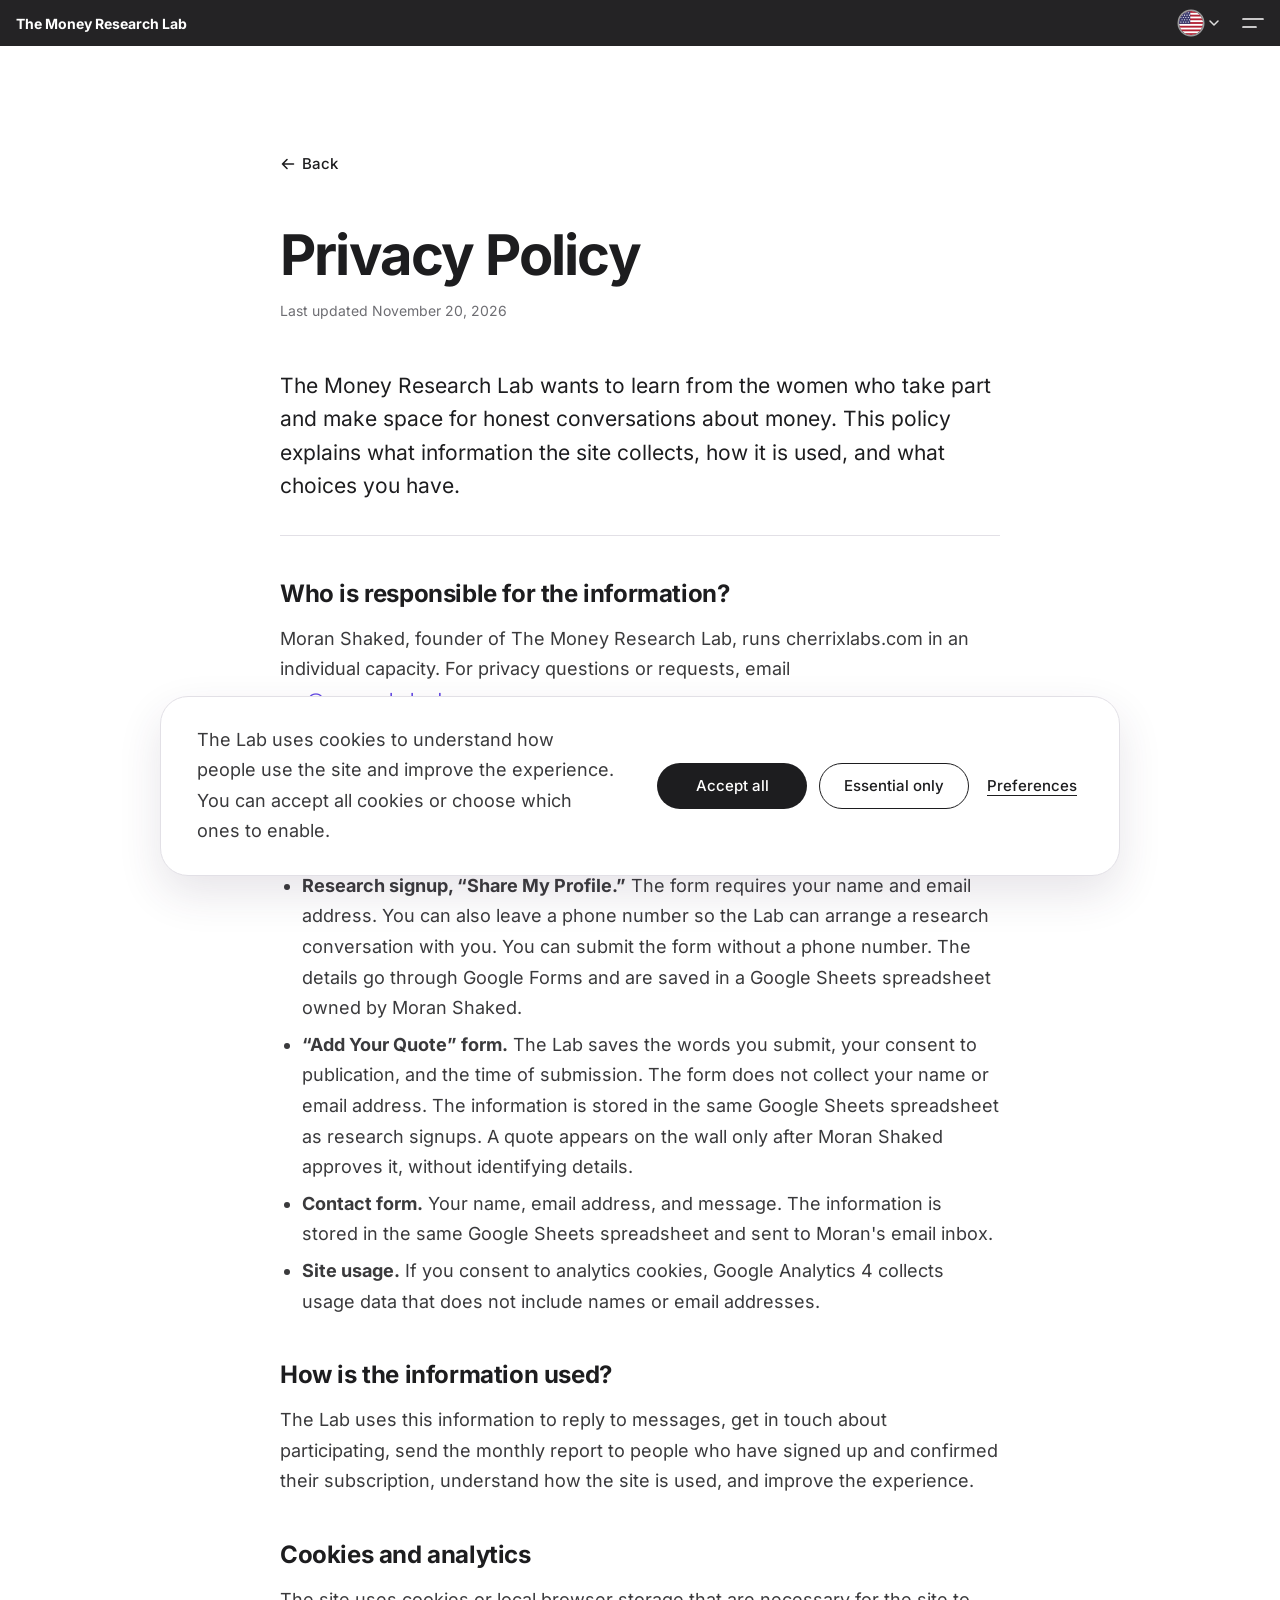
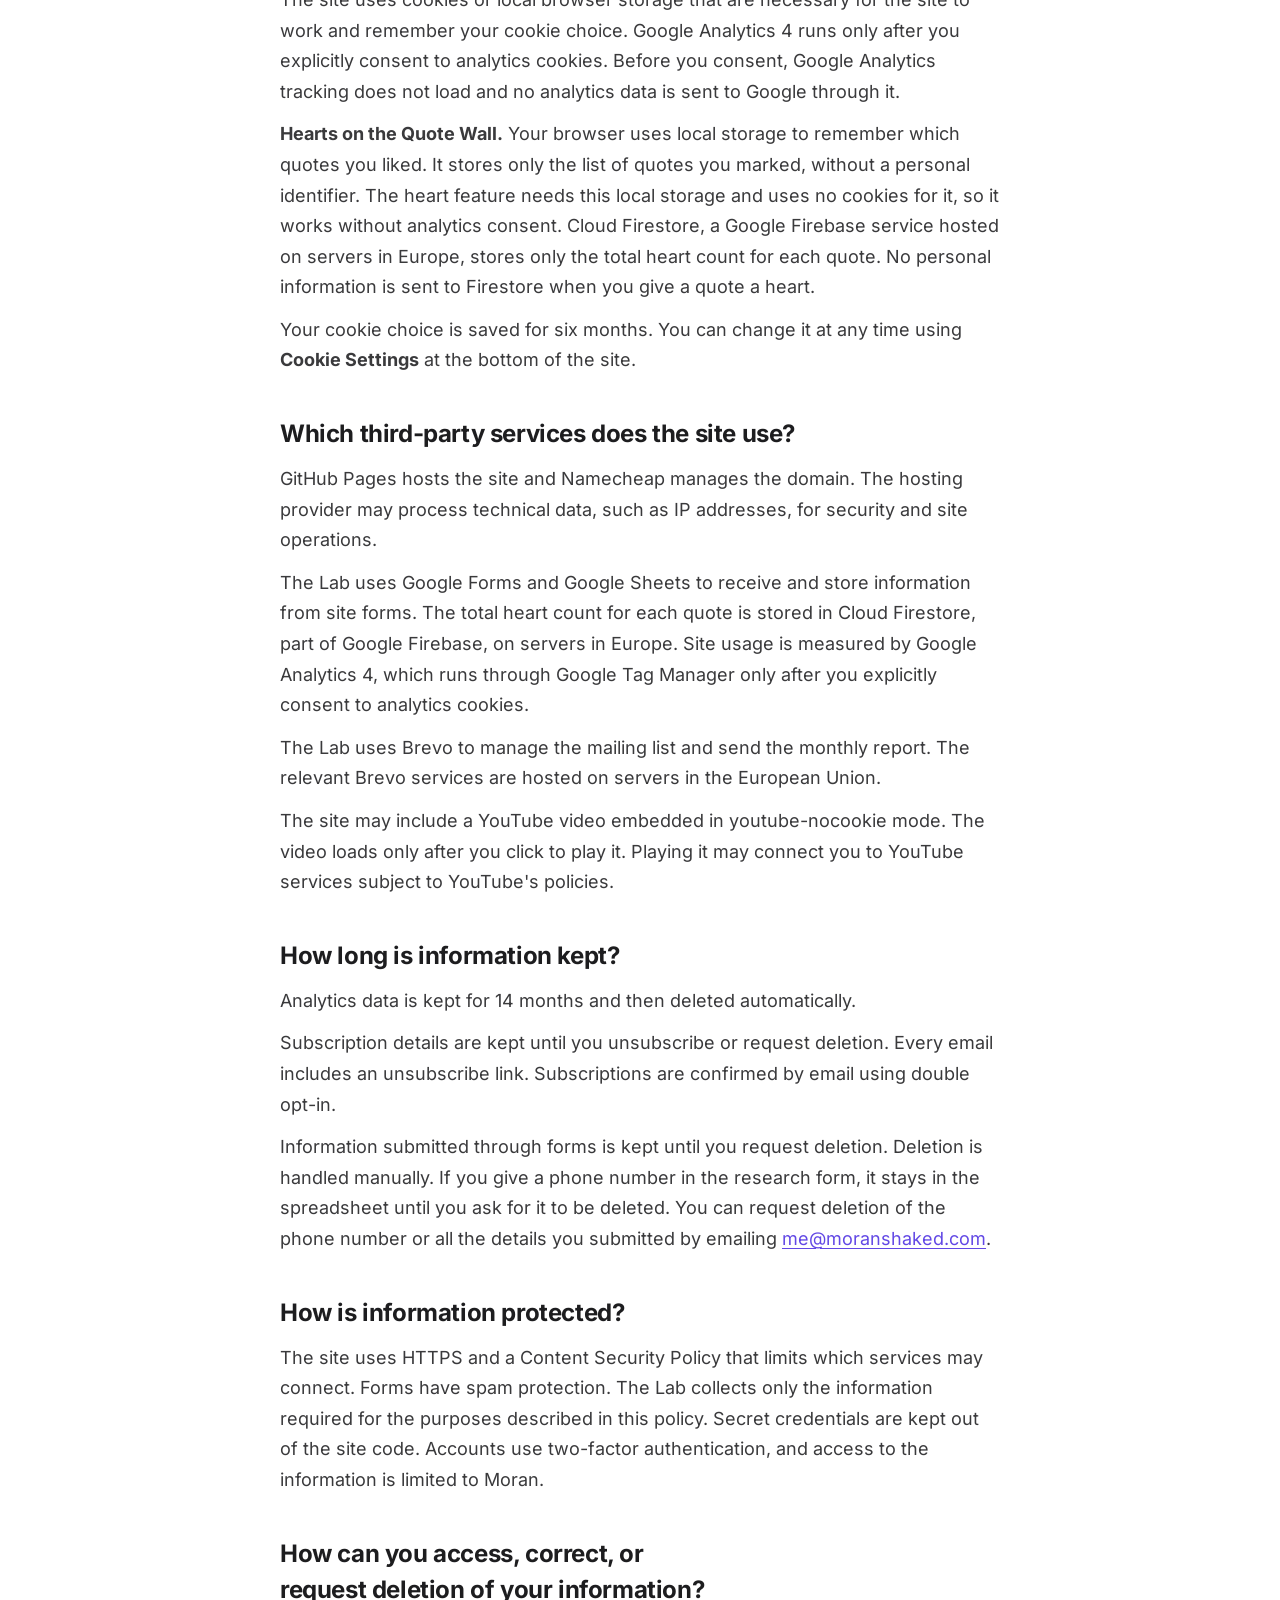
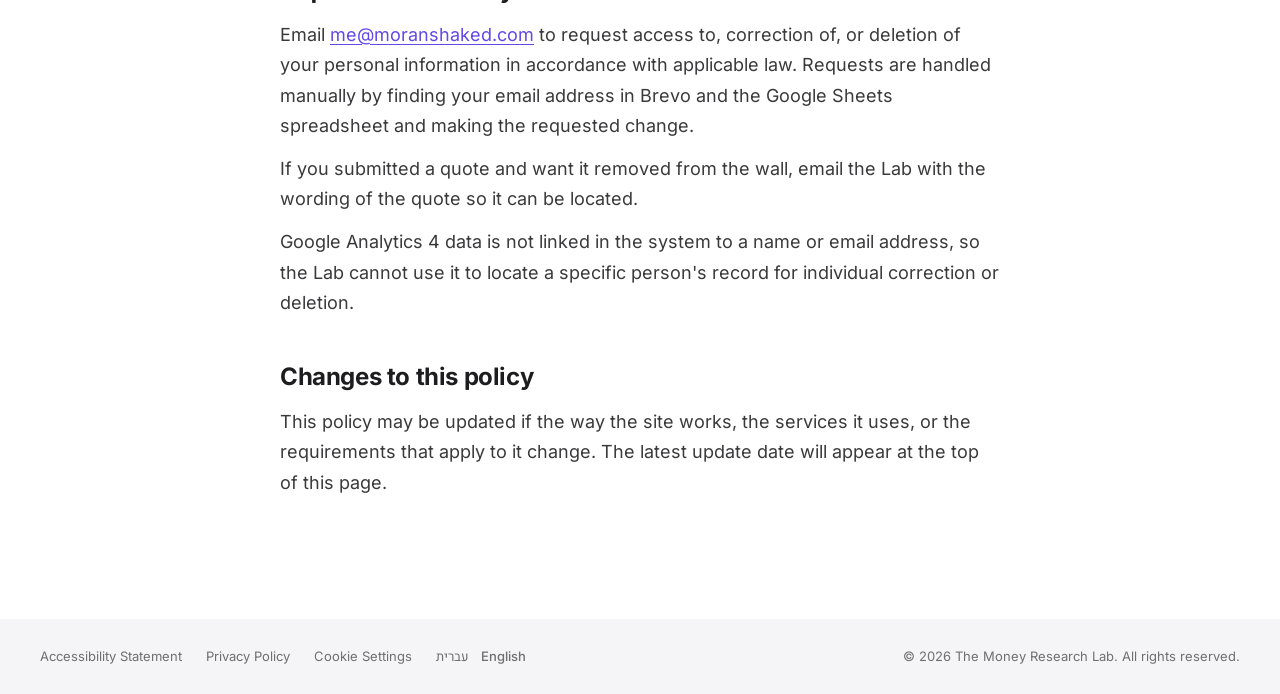
<file: en/privacy/index.html>
<!doctype html>
<html lang="en" dir="ltr">
<head>
<meta charset="utf-8">
<meta name="viewport" content="width=device-width, initial-scale=1, viewport-fit=cover">
<meta http-equiv="Content-Security-Policy" content="default-src 'self'; script-src 'self' https://www.googletagmanager.com; style-src 'self' 'unsafe-inline'; img-src 'self' data: https://www.googletagmanager.com https://*.google-analytics.com https://i.ytimg.com; font-src 'self'; media-src 'self'; connect-src 'self' https://*.google-analytics.com https://*.analytics.google.com https://www.googletagmanager.com https://docs.google.com https://*.sibforms.com https://firestore.googleapis.com; frame-src https://www.youtube-nocookie.com; form-action 'self' https://docs.google.com https://*.sibforms.com; base-uri 'self'; object-src 'none'">
<meta name="referrer" content="strict-origin-when-cross-origin">
<title>Privacy Policy | The Money Research Lab</title>
<meta name="description" content="What information The Money Research Lab collects, how it uses it, and what choices you have.">

<link rel="canonical" href="https://cherrixlabs.com/en/privacy/">
<link rel="alternate" hreflang="he" href="https://cherrixlabs.com/privacy/">
<link rel="alternate" hreflang="en" href="https://cherrixlabs.com/en/privacy/">
<link rel="alternate" hreflang="x-default" href="https://cherrixlabs.com/privacy/">
<meta property="og:type" content="website">
<meta property="og:locale" content="en_US">
<meta property="og:locale:alternate" content="he_IL">
<meta property="og:site_name" content="The Money Research Lab">
<meta property="og:url" content="https://cherrixlabs.com/en/privacy/">
<meta property="og:title" content="Privacy Policy | The Money Research Lab">
<meta property="og:description" content="What information The Money Research Lab collects, how it uses it, and what choices you have.">
<meta property="og:image" content="https://cherrixlabs.com/assets/img/og-share-2611.jpg">
<meta property="og:image:secure_url" content="https://cherrixlabs.com/assets/img/og-share-2611.jpg">
<meta property="og:image:type" content="image/jpeg">
<meta property="og:image:width" content="1200">
<meta property="og:image:height" content="630">
<meta property="og:image:alt" content="A white statue holding a ball with a dollar sign, and the words The Money Research Lab">
<meta name="twitter:card" content="summary_large_image">
<meta name="theme-color" content="#121113">
<link rel="icon" href="/assets/img/favicon.svg" type="image/svg+xml">
<link rel="icon" href="/assets/img/favicon-32.png" sizes="32x32" type="image/png">
<link rel="apple-touch-icon" href="/assets/img/favicon-180.png">
<link rel="preload" href="/assets/fonts/inter-latin-700-normal.woff2" as="font" type="font/woff2" crossorigin>
<link rel="preload" href="/assets/fonts/inter-latin-400-normal.woff2" as="font" type="font/woff2" crossorigin>
<link rel="stylesheet" href="/assets/css/site.css?v=d1054019">
<link rel="stylesheet" href="/assets/css/site-en.css?v=d1054019">

</head>
<body data-page="inner" class="inner">
<a class="skip" href="#main">Skip to content</a>
<header class="site-header on-dark">
 <div class="in">
  <a class="logo" href="/en/">The Money Research Lab</a>
  <nav aria-label="Main navigation"><ul class="nav-links"><li><a href="/en/#story">The Research</a></li><li><a href="/en/#personas">The Personas</a></li><li><a href="/en/#process">How It Works</a></li><li><a href="/en/#lab-now">What's Happening at the Lab?</a></li><li><a href="/en/quotes/">The Quote Wall</a></li><li><a href="/en/#founder">Behind the Lab</a></li><li><a href="/en/#contact">Contact</a></li></ul></nav>
  <div class="hend"><div class="lsd"><button class="lsd-btn" type="button" aria-haspopup="listbox" aria-expanded="false" aria-controls="lsd-menu" aria-label="Language: English"><img src="/assets/img/flag-en.svg" width="24" height="24" alt=""><svg class="lsd-chev" width="10" height="6" viewBox="0 0 10 6" aria-hidden="true"><path d="M1 1l4 4 4-4" fill="none" stroke="#fff" stroke-width="1.5" stroke-linecap="round" stroke-linejoin="round"/></svg></button><ul class="lsd-menu" id="lsd-menu" role="listbox" aria-label="Choose language"><li role="none"><a role="option" aria-selected="false" tabindex="-1" href="/privacy/" hreflang="he" data-lang="he" lang="he"><img src="/assets/img/flag-he.svg" width="20" height="20" alt=""><span>עברית</span></a></li><li role="none"><a role="option" aria-selected="true" tabindex="-1" href="/en/privacy/" hreflang="en" data-lang="en" lang="en"><img src="/assets/img/flag-en.svg" width="20" height="20" alt=""><span>English</span><svg class="lsd-check" width="14" height="14" viewBox="0 0 14 14" aria-hidden="true"><path d="M2.5 7.3l2.9 2.9 6.1-6.4" fill="none" stroke="#121113" stroke-width="1.7" stroke-linecap="round" stroke-linejoin="round"/></svg></a></li></ul></div><a class="nav-cta" href="/en/#research" data-dlglink="dlg-research" data-ev="research_open_header">Take Part in the Lab</a></div>
  <button class="menu-btn" type="button" aria-expanded="false" aria-controls="mmenu" aria-label="Open menu">
   <svg width="22" height="18" viewBox="0 0 22 18" aria-hidden="true"><path class="l1" d="M1 5h20" stroke="#fff" stroke-width="1.7" stroke-linecap="round"/><path class="l2" d="M1 13h13" stroke="#fff" stroke-width="1.7" stroke-linecap="round"/></svg>
  </button>
 </div>
</header>
<div class="mmenu on-dark" id="mmenu" aria-label="Menu" hidden>
 <ul><li><a href="/en/">Home</a></li><li><a href="/en/#story">The Research</a></li><li><a href="/en/#personas">The Personas</a></li><li><a href="/en/#process">How It Works</a></li><li><a href="/en/#lab-now">What's Happening at the Lab?</a></li><li><a href="/en/quotes/">The Quote Wall</a></li><li><a href="/en/#founder">Behind the Lab</a></li><li><a href="/en/#contact">Contact</a></li></ul>
 <a class="btn" href="/en/#research" data-dlglink="dlg-research" data-ev="research_open_menu">Take Part in the Lab</a>
</div>
<dialog class="pop tabm why one" id="dlg-whylab" aria-labelledby="whylab-h1">
 <div class="shell"><div class="card">
  <div class="lh" aria-hidden="true"></div>
  <button class="x" type="button" data-close aria-label="Close"><svg width="12" height="12" viewBox="0 0 12 12" aria-hidden="true"><path d="M1.5 1.5l9 9M10.5 1.5l-9 9" stroke="#1D1D1F" stroke-width="2" stroke-linecap="round"/></svg></button>
  <section class="st st1" data-why-st="1">
   <div class="hd"><div class="art" aria-hidden="true"><span class="halo"></span><img src="/assets/img/why-statue.webp" width="720" height="590" alt="" loading="lazy" decoding="async"><svg class="pt pt-d" aria-hidden="true" focusable="false" viewBox="0 0 820 250" width="820" height="250"><circle cx="391" cy="100" r="2.1" fill="#CD5DC3" fill-opacity="0.78"/><circle cx="392" cy="124" r="1.6" fill="#9B6BFF" fill-opacity="0.68"/><circle cx="318" cy="88" r="0.9" fill="#AF5ED8" fill-opacity="0.80"/><circle cx="398" cy="-37" r="1.2" fill="#E05CB5" fill-opacity="0.68"/><circle cx="370" cy="175" r="0.9" fill="#BA5ED1" fill-opacity="0.69"/><circle cx="325" cy="149" r="2.1" fill="#F15BA8" fill-opacity="0.59"/><circle cx="382" cy="96" r="2.1" fill="#AF5ED8" fill-opacity="0.46"/><circle cx="394" cy="59" r="0.9" fill="#BA5ED1" fill-opacity="0.81"/><circle cx="399" cy="-26" r="0.9" fill="#F15BA8" fill-opacity="0.79"/><circle cx="397" cy="174" r="0.9" fill="#AF5ED8" fill-opacity="0.75"/><circle cx="293" cy="41" r="2.1" fill="#BA5ED1" fill-opacity="0.63"/><circle cx="431" cy="-1" r="1.2" fill="#BA5ED1" fill-opacity="0.69"/><circle cx="487" cy="135" r="1.6" fill="#F15BA8" fill-opacity="0.74"/><circle cx="286" cy="3" r="2.1" fill="#F15BA8" fill-opacity="0.57"/><circle cx="389" cy="140" r="0.9" fill="#CD5DC3" fill-opacity="0.70"/><circle cx="428" cy="112" r="0.9" fill="#AF5ED8" fill-opacity="0.63"/><circle cx="461" cy="-14" r="1.6" fill="#F15BA8" fill-opacity="0.74"/><circle cx="309" cy="148" r="0.9" fill="#E05CB5" fill-opacity="0.39"/><circle cx="189" cy="24" r="0.9" fill="#E05CB5" fill-opacity="0.77"/><circle cx="440" cy="-17" r="0.9" fill="#CD5DC3" fill-opacity="0.83"/><circle cx="253" cy="112" r="2.1" fill="#AF5ED8" fill-opacity="0.45"/><circle cx="234" cy="110" r="1.6" fill="#AF5ED8" fill-opacity="0.47"/><circle cx="328" cy="106" r="2.1" fill="#AF5ED8" fill-opacity="0.40"/><circle cx="494" cy="104" r="0.9" fill="#F15BA8" fill-opacity="0.75"/><circle cx="324" cy="62" r="1.6" fill="#F15BA8" fill-opacity="0.85"/><circle cx="278" cy="66" r="2.1" fill="#9B6BFF" fill-opacity="0.74"/><circle cx="289" cy="132" r="0.9" fill="#9B6BFF" fill-opacity="0.79"/><circle cx="406" cy="196" r="1.2" fill="#9B6BFF" fill-opacity="0.50"/><circle cx="370" cy="134" r="2.1" fill="#AF5ED8" fill-opacity="0.41"/><circle cx="323" cy="160" r="1.2" fill="#E05CB5" fill-opacity="0.79"/><circle cx="342" cy="22" r="1.2" fill="#9B6BFF" fill-opacity="0.42"/><circle cx="275" cy="58" r="2.1" fill="#E05CB5" fill-opacity="0.48"/><circle cx="482" cy="145" r="0.9" fill="#9B6BFF" fill-opacity="0.43"/><circle cx="348" cy="96" r="1.6" fill="#CD5DC3" fill-opacity="0.62"/><circle cx="233" cy="9" r="2.1" fill="#9B6BFF" fill-opacity="0.65"/><circle cx="314" cy="111" r="0.9" fill="#F15BA8" fill-opacity="0.47"/><circle cx="295" cy="84" r="1.6" fill="#E05CB5" fill-opacity="0.46"/><circle cx="335" cy="58" r="1.2" fill="#9B6BFF" fill-opacity="0.35"/><circle cx="507" cy="43" r="0.9" fill="#F15BA8" fill-opacity="0.80"/><circle cx="482" cy="51" r="2.1" fill="#F15BA8" fill-opacity="0.50"/><circle cx="338" cy="91" r="2.1" fill="#F15BA8" fill-opacity="0.66"/><circle cx="372" cy="-46" r="2.1" fill="#BA5ED1" fill-opacity="0.48"/><circle cx="427" cy="55" r="1.6" fill="#9B6BFF" fill-opacity="0.52"/><circle cx="395" cy="-1" r="2.1" fill="#CD5DC3" fill-opacity="0.65"/><circle cx="368" cy="120" r="1.2" fill="#E05CB5" fill-opacity="0.80"/><circle cx="405" cy="124" r="1.6" fill="#BA5ED1" fill-opacity="0.64"/><circle cx="425" cy="62" r="1.6" fill="#9B6BFF" fill-opacity="0.66"/><circle cx="419" cy="79" r="0.9" fill="#CD5DC3" fill-opacity="0.55"/><circle cx="357" cy="92" r="1.2" fill="#E05CB5" fill-opacity="0.68"/><circle cx="245" cy="154" r="1.6" fill="#BA5ED1" fill-opacity="0.50"/><circle cx="400" cy="102" r="0.9" fill="#F15BA8" fill-opacity="0.36"/><circle cx="180" cy="133" r="0.9" fill="#E05CB5" fill-opacity="0.75"/><circle cx="395" cy="89" r="0.9" fill="#BA5ED1" fill-opacity="0.44"/><circle cx="358" cy="93" r="2.1" fill="#9B6BFF" fill-opacity="0.64"/><circle cx="422" cy="149" r="0.9" fill="#CD5DC3" fill-opacity="0.44"/><circle cx="317" cy="77" r="2.1" fill="#9B6BFF" fill-opacity="0.79"/><circle cx="405" cy="75" r="1.2" fill="#F15BA8" fill-opacity="0.74"/><circle cx="304" cy="71" r="1.6" fill="#9B6BFF" fill-opacity="0.55"/><circle cx="218" cy="131" r="1.2" fill="#AF5ED8" fill-opacity="0.70"/><circle cx="160" cy="93" r="1.6" fill="#E05CB5" fill-opacity="0.47"/><circle cx="292" cy="98" r="1.6" fill="#F15BA8" fill-opacity="0.66"/><circle cx="320" cy="84" r="2.1" fill="#AF5ED8" fill-opacity="0.60"/><circle cx="391" cy="49" r="1.6" fill="#E05CB5" fill-opacity="0.57"/><circle cx="184" cy="77" r="0.9" fill="#E05CB5" fill-opacity="0.44"/><circle cx="343" cy="93" r="2.1" fill="#9B6BFF" fill-opacity="0.63"/><circle cx="359" cy="115" r="1.6" fill="#AF5ED8" fill-opacity="0.83"/><circle cx="384" cy="46" r="0.9" fill="#BA5ED1" fill-opacity="0.61"/><circle cx="385" cy="85" r="2.1" fill="#9B6BFF" fill-opacity="0.81"/><circle cx="183" cy="28" r="1.6" fill="#CD5DC3" fill-opacity="0.73"/><circle cx="191" cy="148" r="2.1" fill="#BA5ED1" fill-opacity="0.67"/><circle cx="247" cy="-20" r="2.1" fill="#F15BA8" fill-opacity="0.74"/><circle cx="338" cy="-28" r="1.2" fill="#BA5ED1" fill-opacity="0.38"/><circle cx="429" cy="114" r="1.2" fill="#CD5DC3" fill-opacity="0.43"/><circle cx="382" cy="49" r="1.6" fill="#CD5DC3" fill-opacity="0.61"/><circle cx="495" cy="23" r="1.2" fill="#CD5DC3" fill-opacity="0.45"/><circle cx="301" cy="32" r="1.6" fill="#CD5DC3" fill-opacity="0.41"/><circle cx="247" cy="-6" r="0.9" fill="#9B6BFF" fill-opacity="0.49"/><circle cx="189" cy="57" r="1.2" fill="#9B6BFF" fill-opacity="0.42"/><circle cx="293" cy="-5" r="2.1" fill="#BA5ED1" fill-opacity="0.79"/><circle cx="401" cy="55" r="0.9" fill="#F15BA8" fill-opacity="0.53"/></svg><svg class="pt pt-m" aria-hidden="true" focusable="false" viewBox="0 0 390 210" width="390" height="210"><circle cx="201" cy="46" r="1.5" fill="#AF5ED8" fill-opacity="0.65"/><circle cx="180" cy="125" r="1.1" fill="#9B6BFF" fill-opacity="0.44"/><circle cx="115" cy="75" r="1.1" fill="#CD5DC3" fill-opacity="0.75"/><circle cx="205" cy="8" r="1.5" fill="#CD5DC3" fill-opacity="0.77"/><circle cx="209" cy="64" r="0.8" fill="#CD5DC3" fill-opacity="0.78"/><circle cx="82" cy="90" r="1.9" fill="#CD5DC3" fill-opacity="0.73"/><circle cx="286" cy="62" r="1.5" fill="#BA5ED1" fill-opacity="0.48"/><circle cx="172" cy="21" r="1.1" fill="#E05CB5" fill-opacity="0.50"/><circle cx="223" cy="53" r="1.1" fill="#BA5ED1" fill-opacity="0.48"/><circle cx="300" cy="76" r="1.1" fill="#9B6BFF" fill-opacity="0.49"/><circle cx="166" cy="59" r="1.5" fill="#AF5ED8" fill-opacity="0.70"/><circle cx="93" cy="113" r="1.9" fill="#AF5ED8" fill-opacity="0.41"/><circle cx="148" cy="73" r="1.5" fill="#AF5ED8" fill-opacity="0.52"/><circle cx="187" cy="73" r="1.1" fill="#E05CB5" fill-opacity="0.40"/><circle cx="118" cy="63" r="1.1" fill="#F15BA8" fill-opacity="0.57"/><circle cx="189" cy="87" r="0.8" fill="#BA5ED1" fill-opacity="0.36"/><circle cx="144" cy="68" r="1.1" fill="#CD5DC3" fill-opacity="0.71"/><circle cx="232" cy="66" r="1.1" fill="#AF5ED8" fill-opacity="0.70"/><circle cx="79" cy="38" r="1.9" fill="#F15BA8" fill-opacity="0.77"/><circle cx="218" cy="112" r="1.9" fill="#BA5ED1" fill-opacity="0.61"/><circle cx="266" cy="0" r="0.8" fill="#AF5ED8" fill-opacity="0.69"/><circle cx="169" cy="77" r="1.5" fill="#9B6BFF" fill-opacity="0.67"/><circle cx="160" cy="3" r="0.8" fill="#9B6BFF" fill-opacity="0.50"/><circle cx="75" cy="97" r="1.1" fill="#CD5DC3" fill-opacity="0.50"/><circle cx="130" cy="2" r="0.8" fill="#E05CB5" fill-opacity="0.81"/><circle cx="141" cy="45" r="1.5" fill="#9B6BFF" fill-opacity="0.43"/><circle cx="250" cy="3" r="1.5" fill="#BA5ED1" fill-opacity="0.35"/><circle cx="121" cy="38" r="0.8" fill="#F15BA8" fill-opacity="0.76"/><circle cx="184" cy="74" r="1.9" fill="#BA5ED1" fill-opacity="0.76"/><circle cx="92" cy="95" r="0.8" fill="#AF5ED8" fill-opacity="0.45"/><circle cx="150" cy="55" r="0.8" fill="#BA5ED1" fill-opacity="0.64"/><circle cx="140" cy="9" r="1.9" fill="#F15BA8" fill-opacity="0.45"/><circle cx="129" cy="75" r="0.8" fill="#9B6BFF" fill-opacity="0.55"/><circle cx="197" cy="17" r="1.9" fill="#CD5DC3" fill-opacity="0.51"/><circle cx="125" cy="90" r="1.9" fill="#E05CB5" fill-opacity="0.36"/><circle cx="254" cy="70" r="1.1" fill="#E05CB5" fill-opacity="0.76"/><circle cx="178" cy="49" r="1.1" fill="#E05CB5" fill-opacity="0.56"/><circle cx="77" cy="18" r="1.5" fill="#9B6BFF" fill-opacity="0.40"/><circle cx="213" cy="94" r="1.9" fill="#F15BA8" fill-opacity="0.52"/><circle cx="256" cy="57" r="1.9" fill="#F15BA8" fill-opacity="0.47"/><circle cx="83" cy="46" r="0.8" fill="#CD5DC3" fill-opacity="0.42"/><circle cx="196" cy="131" r="1.1" fill="#F15BA8" fill-opacity="0.46"/><circle cx="255" cy="48" r="1.5" fill="#F15BA8" fill-opacity="0.60"/><circle cx="104" cy="74" r="1.5" fill="#E05CB5" fill-opacity="0.52"/><circle cx="139" cy="53" r="0.8" fill="#E05CB5" fill-opacity="0.47"/><circle cx="309" cy="64" r="1.9" fill="#BA5ED1" fill-opacity="0.64"/><circle cx="229" cy="3" r="0.8" fill="#E05CB5" fill-opacity="0.37"/><circle cx="177" cy="-10" r="0.8" fill="#AF5ED8" fill-opacity="0.78"/><circle cx="76" cy="54" r="1.1" fill="#BA5ED1" fill-opacity="0.52"/><circle cx="112" cy="84" r="1.9" fill="#CD5DC3" fill-opacity="0.64"/><circle cx="199" cy="52" r="1.1" fill="#F15BA8" fill-opacity="0.39"/><circle cx="209" cy="109" r="1.5" fill="#E05CB5" fill-opacity="0.80"/><circle cx="110" cy="66" r="0.8" fill="#AF5ED8" fill-opacity="0.80"/><circle cx="151" cy="90" r="0.8" fill="#CD5DC3" fill-opacity="0.76"/><circle cx="128" cy="28" r="0.8" fill="#F15BA8" fill-opacity="0.69"/></svg></div><h2 id="whylab-h1" tabindex="-1">What Happens at the Lab?</h2></div>
   <div class="sc">
    <div class="wbody"><p>We live in a time when there's endless information about money and investing. You could say we're drowning in it.</p><p>So if the information is already at our fingertips, why do so many of us still hold back when it comes to doing something with our money, like investing it?</p><p>Maybe what we're missing is the confidence to act, even when the information is there.</p><p class="rq">The Money Research Lab started with one question. Why do smart, educated, independent women who know they need to do something with their money still hold back from taking the first step?</p><p>To find answers, the Lab goes out and meets as many women as it can. Through those conversations, it tries to understand what we think and feel, and what gets in the way between wanting to do something with our money and actually doing it.</p><p>If we can break that gap down, find the barriers, and give them names, we can start building tools and solutions around what women actually need.</p><p>Remember how Waze asked drivers to help map the roads? The Lab works on a similar idea. We're mapping how women think, feel, and make decisions about money and investing.</p><p class="tr">And that's where you come in.</p><p>The Lab needs your profile. Your story, your questions, what you're weighing up, what's holding you back, and what's worked for you. Maybe you've already started investing. Maybe you're still on the fence.</p><p>As more women share their stories, we can hear more points of view, spot patterns, and test ideas that could become tools to help women go from knowing they need to do something to actually doing it.</p><p>The more women who build wealth of their own and get to choose how they live, the better off the world will be.</p><div class="endcta"><button class="btn btn-k" type="button" data-swap="dlg-research" data-ev="whylab_profile">Share My Profile</button></div></div>
   </div>
  </section>
 </div></div>
</dialog>
<dialog class="pop tabm cr me" id="dlg-credo" aria-labelledby="credo-h1">
 <div class="shell"><div class="card">
  <div class="lh" aria-hidden="true"></div>
  <button class="x" type="button" data-close aria-label="Close"><svg width="12" height="12" viewBox="0 0 12 12" aria-hidden="true"><path d="M1.5 1.5l9 9M10.5 1.5l-9 9" stroke="#1D1D1F" stroke-width="2" stroke-linecap="round"/></svg></button>
  <section class="st st1">
   <div class="hd"><div class="art" aria-hidden="true"><span class="halo"></span><svg class="pt pt-d" aria-hidden="true" focusable="false" viewBox="0 0 820 260" width="820" height="260"><circle cx="123" cy="76" r="2.1" fill="#98E4E0" fill-opacity="0.46"/><circle cx="115" cy="55" r="0.9" fill="#65D8D3" fill-opacity="0.61"/><circle cx="301" cy="119" r="1.2" fill="#98E4E0" fill-opacity="0.75"/><circle cx="194" cy="75" r="1.2" fill="#98E4E0" fill-opacity="0.52"/><circle cx="189" cy="127" r="0.9" fill="#4FC7C2" fill-opacity="0.52"/><circle cx="-8" cy="109" r="1.2" fill="#29808A" fill-opacity="0.50"/><circle cx="18" cy="102" r="1.6" fill="#29808A" fill-opacity="0.52"/><circle cx="260" cy="153" r="2.1" fill="#98E4E0" fill-opacity="0.56"/><circle cx="271" cy="27" r="2.1" fill="#65D8D3" fill-opacity="0.81"/><circle cx="176" cy="18" r="1.2" fill="#3AA9AE" fill-opacity="0.35"/><circle cx="309" cy="120" r="2.1" fill="#4FC7C2" fill-opacity="0.83"/><circle cx="54" cy="36" r="1.2" fill="#65D8D3" fill-opacity="0.72"/><circle cx="254" cy="95" r="1.6" fill="#4FC7C2" fill-opacity="0.52"/><circle cx="13" cy="105" r="1.2" fill="#65D8D3" fill-opacity="0.78"/><circle cx="288" cy="25" r="1.6" fill="#65D8D3" fill-opacity="0.76"/><circle cx="310" cy="44" r="0.9" fill="#65D8D3" fill-opacity="0.80"/><circle cx="211" cy="34" r="1.2" fill="#29808A" fill-opacity="0.64"/><circle cx="273" cy="63" r="0.9" fill="#29808A" fill-opacity="0.72"/><circle cx="325" cy="148" r="1.2" fill="#4FC7C2" fill-opacity="0.50"/><circle cx="192" cy="113" r="0.9" fill="#4FC7C2" fill-opacity="0.62"/><circle cx="8" cy="132" r="0.9" fill="#4FC7C2" fill-opacity="0.41"/><circle cx="141" cy="163" r="1.2" fill="#98E4E0" fill-opacity="0.84"/><circle cx="100" cy="131" r="2.1" fill="#65D8D3" fill-opacity="0.53"/><circle cx="112" cy="61" r="1.2" fill="#65D8D3" fill-opacity="0.62"/><circle cx="283" cy="44" r="0.9" fill="#3AA9AE" fill-opacity="0.47"/><circle cx="308" cy="50" r="1.6" fill="#3AA9AE" fill-opacity="0.76"/><circle cx="352" cy="81" r="0.9" fill="#29808A" fill-opacity="0.66"/><circle cx="254" cy="159" r="2.1" fill="#65D8D3" fill-opacity="0.73"/><circle cx="349" cy="63" r="1.2" fill="#98E4E0" fill-opacity="0.66"/><circle cx="21" cy="40" r="2.1" fill="#65D8D3" fill-opacity="0.59"/><circle cx="217" cy="173" r="0.9" fill="#65D8D3" fill-opacity="0.74"/><circle cx="34" cy="41" r="0.9" fill="#65D8D3" fill-opacity="0.37"/><circle cx="247" cy="103" r="2.1" fill="#65D8D3" fill-opacity="0.78"/><circle cx="352" cy="80" r="0.9" fill="#4FC7C2" fill-opacity="0.60"/><circle cx="194" cy="65" r="1.6" fill="#3AA9AE" fill-opacity="0.51"/><circle cx="236" cy="133" r="1.6" fill="#29808A" fill-opacity="0.67"/><circle cx="191" cy="43" r="1.6" fill="#98E4E0" fill-opacity="0.48"/><circle cx="349" cy="116" r="1.6" fill="#29808A" fill-opacity="0.41"/><circle cx="305" cy="109" r="0.9" fill="#29808A" fill-opacity="0.75"/><circle cx="111" cy="165" r="1.2" fill="#65D8D3" fill-opacity="0.54"/><circle cx="355" cy="74" r="2.1" fill="#65D8D3" fill-opacity="0.66"/><circle cx="291" cy="86" r="2.1" fill="#65D8D3" fill-opacity="0.54"/><circle cx="249" cy="108" r="2.1" fill="#98E4E0" fill-opacity="0.56"/><circle cx="305" cy="102" r="2.1" fill="#29808A" fill-opacity="0.36"/><circle cx="136" cy="105" r="1.2" fill="#4FC7C2" fill-opacity="0.49"/><circle cx="253" cy="152" r="0.9" fill="#29808A" fill-opacity="0.46"/><circle cx="201" cy="74" r="1.2" fill="#65D8D3" fill-opacity="0.82"/><circle cx="255" cy="75" r="1.6" fill="#4FC7C2" fill-opacity="0.75"/><circle cx="55" cy="162" r="1.6" fill="#65D8D3" fill-opacity="0.58"/><circle cx="82" cy="79" r="0.9" fill="#4FC7C2" fill-opacity="0.75"/><circle cx="73" cy="40" r="0.9" fill="#98E4E0" fill-opacity="0.63"/><circle cx="96" cy="37" r="0.9" fill="#4FC7C2" fill-opacity="0.71"/><circle cx="-2" cy="82" r="2.1" fill="#3AA9AE" fill-opacity="0.47"/><circle cx="165" cy="29" r="2.1" fill="#65D8D3" fill-opacity="0.61"/><circle cx="163" cy="123" r="0.9" fill="#29808A" fill-opacity="0.44"/><circle cx="-7" cy="71" r="0.9" fill="#98E4E0" fill-opacity="0.77"/><circle cx="298" cy="92" r="0.9" fill="#65D8D3" fill-opacity="0.77"/><circle cx="101" cy="59" r="2.1" fill="#98E4E0" fill-opacity="0.64"/><circle cx="164" cy="77" r="0.9" fill="#65D8D3" fill-opacity="0.85"/><circle cx="304" cy="116" r="1.2" fill="#65D8D3" fill-opacity="0.63"/><circle cx="55" cy="103" r="0.9" fill="#4FC7C2" fill-opacity="0.38"/><circle cx="99" cy="155" r="1.6" fill="#4FC7C2" fill-opacity="0.44"/><circle cx="172" cy="-2" r="0.9" fill="#3AA9AE" fill-opacity="0.85"/><circle cx="205" cy="92" r="1.2" fill="#29808A" fill-opacity="0.66"/><circle cx="317" cy="67" r="2.1" fill="#98E4E0" fill-opacity="0.53"/><circle cx="120" cy="97" r="2.1" fill="#98E4E0" fill-opacity="0.63"/><circle cx="130" cy="156" r="0.9" fill="#29808A" fill-opacity="0.60"/><circle cx="150" cy="134" r="2.1" fill="#3AA9AE" fill-opacity="0.56"/><circle cx="112" cy="57" r="2.1" fill="#3AA9AE" fill-opacity="0.67"/><circle cx="130" cy="118" r="1.2" fill="#3AA9AE" fill-opacity="0.40"/><circle cx="335" cy="103" r="2.1" fill="#4FC7C2" fill-opacity="0.83"/><circle cx="171" cy="13" r="1.2" fill="#3AA9AE" fill-opacity="0.48"/><circle cx="195" cy="132" r="1.2" fill="#3AA9AE" fill-opacity="0.64"/><circle cx="194" cy="185" r="1.6" fill="#3AA9AE" fill-opacity="0.78"/><circle cx="133" cy="100" r="1.6" fill="#29808A" fill-opacity="0.65"/><circle cx="297" cy="139" r="1.6" fill="#3AA9AE" fill-opacity="0.50"/><circle cx="144" cy="128" r="1.6" fill="#29808A" fill-opacity="0.75"/><circle cx="29" cy="125" r="1.2" fill="#3AA9AE" fill-opacity="0.63"/><circle cx="265" cy="178" r="1.2" fill="#98E4E0" fill-opacity="0.59"/><circle cx="136" cy="47" r="1.2" fill="#29808A" fill-opacity="0.85"/></svg><svg class="pt pt-m" aria-hidden="true" focusable="false" viewBox="0 0 390 230" width="390" height="230"><circle cx="80" cy="37" r="1.5" fill="#4FC7C2" fill-opacity="0.50"/><circle cx="76" cy="23" r="1.5" fill="#65D8D3" fill-opacity="0.74"/><circle cx="196" cy="64" r="1.5" fill="#65D8D3" fill-opacity="0.54"/><circle cx="129" cy="35" r="1.1" fill="#65D8D3" fill-opacity="0.67"/><circle cx="124" cy="71" r="1.5" fill="#29808A" fill-opacity="0.53"/><circle cx="-1" cy="58" r="1.5" fill="#4FC7C2" fill-opacity="0.70"/><circle cx="15" cy="54" r="1.9" fill="#65D8D3" fill-opacity="0.64"/><circle cx="169" cy="86" r="0.8" fill="#98E4E0" fill-opacity="0.48"/><circle cx="177" cy="6" r="1.9" fill="#98E4E0" fill-opacity="0.65"/><circle cx="116" cy="-0" r="1.5" fill="#3AA9AE" fill-opacity="0.53"/><circle cx="201" cy="65" r="1.5" fill="#98E4E0" fill-opacity="0.77"/><circle cx="38" cy="12" r="1.5" fill="#98E4E0" fill-opacity="0.74"/><circle cx="167" cy="50" r="0.8" fill="#65D8D3" fill-opacity="0.84"/><circle cx="13" cy="55" r="1.1" fill="#98E4E0" fill-opacity="0.60"/><circle cx="187" cy="4" r="1.5" fill="#3AA9AE" fill-opacity="0.51"/><circle cx="201" cy="17" r="1.9" fill="#65D8D3" fill-opacity="0.40"/><circle cx="138" cy="10" r="1.5" fill="#98E4E0" fill-opacity="0.69"/><circle cx="178" cy="29" r="1.1" fill="#29808A" fill-opacity="0.75"/><circle cx="210" cy="83" r="1.1" fill="#65D8D3" fill-opacity="0.52"/><circle cx="126" cy="62" r="1.1" fill="#4FC7C2" fill-opacity="0.58"/><circle cx="10" cy="73" r="1.1" fill="#65D8D3" fill-opacity="0.37"/><circle cx="94" cy="93" r="1.1" fill="#98E4E0" fill-opacity="0.75"/><circle cx="67" cy="72" r="1.1" fill="#98E4E0" fill-opacity="0.52"/><circle cx="74" cy="27" r="0.8" fill="#4FC7C2" fill-opacity="0.52"/><circle cx="185" cy="17" r="1.1" fill="#29808A" fill-opacity="0.50"/><circle cx="200" cy="20" r="1.5" fill="#29808A" fill-opacity="0.52"/><circle cx="228" cy="40" r="1.9" fill="#98E4E0" fill-opacity="0.56"/><circle cx="166" cy="90" r="1.9" fill="#65D8D3" fill-opacity="0.81"/><circle cx="226" cy="29" r="1.1" fill="#3AA9AE" fill-opacity="0.35"/><circle cx="17" cy="15" r="1.9" fill="#4FC7C2" fill-opacity="0.83"/><circle cx="142" cy="99" r="1.1" fill="#65D8D3" fill-opacity="0.72"/><circle cx="26" cy="15" r="1.5" fill="#4FC7C2" fill-opacity="0.52"/><circle cx="163" cy="55" r="1.1" fill="#65D8D3" fill-opacity="0.78"/><circle cx="228" cy="40" r="1.5" fill="#65D8D3" fill-opacity="0.76"/><circle cx="128" cy="29" r="0.8" fill="#65D8D3" fill-opacity="0.80"/><circle cx="155" cy="74" r="1.1" fill="#29808A" fill-opacity="0.64"/><circle cx="126" cy="15" r="0.8" fill="#29808A" fill-opacity="0.72"/><circle cx="226" cy="63" r="1.1" fill="#4FC7C2" fill-opacity="0.50"/><circle cx="199" cy="58" r="0.8" fill="#4FC7C2" fill-opacity="0.62"/><circle cx="75" cy="94" r="0.8" fill="#4FC7C2" fill-opacity="0.41"/><circle cx="230" cy="36" r="1.1" fill="#98E4E0" fill-opacity="0.84"/><circle cx="190" cy="44" r="1.9" fill="#65D8D3" fill-opacity="0.53"/><circle cx="163" cy="58" r="1.1" fill="#65D8D3" fill-opacity="0.62"/><circle cx="199" cy="54" r="0.8" fill="#3AA9AE" fill-opacity="0.47"/><circle cx="89" cy="56" r="1.5" fill="#3AA9AE" fill-opacity="0.76"/><circle cx="165" cy="86" r="0.8" fill="#29808A" fill-opacity="0.66"/><circle cx="134" cy="35" r="1.9" fill="#65D8D3" fill-opacity="0.73"/><circle cx="168" cy="36" r="1.1" fill="#98E4E0" fill-opacity="0.66"/><circle cx="39" cy="92" r="1.9" fill="#65D8D3" fill-opacity="0.59"/><circle cx="55" cy="39" r="0.8" fill="#65D8D3" fill-opacity="0.74"/><circle cx="50" cy="14" r="0.8" fill="#65D8D3" fill-opacity="0.37"/><circle cx="65" cy="12" r="1.9" fill="#65D8D3" fill-opacity="0.78"/><circle cx="3" cy="41" r="0.8" fill="#4FC7C2" fill-opacity="0.60"/><circle cx="108" cy="6" r="1.5" fill="#3AA9AE" fill-opacity="0.51"/><circle cx="107" cy="68" r="1.5" fill="#29808A" fill-opacity="0.67"/></svg><span class="ph"><img src="/assets/img/founder-me-circle.webp" width="336" height="336" alt=""></span></div><div class="kk">Behind the Lab</div><h2 id="credo-h1" tabindex="-1">I'm Moran</h2></div>
   <div class="sc"><div class="wbody"><p class="lead">I'm Moran Shaked, a product designer (UX/UI), a mom of two, and a die-hard Excel fan.</p><p>I'm no economist, financier, or investment adviser. But for more than a decade, I've been trying to understand why women don't engage with our money the way we can, the way we should.</p><p>It started in 2013, when I went to Israel's first Bitcoin hackathon. I was the only woman in the room. I pitched an idea and my team took first place. One question stayed with me long after the prize.</p><blockquote class="pull"><svg class="qm" width="40" height="30" viewBox="0 0 54 40" aria-hidden="true"><g fill="#98E4E0"><path d="M11 40a11 11 0 0 1-11-11C0 15 7 5 19 0l2 4C14 8 10 13 9 19a11 11 0 1 1 2 21z"/><path d="M40 40a11 11 0 0 1-11-11C29 15 36 5 48 0l2 4C43 8 39 13 38 19a11 11 0 1 1 2 21z"/></g></svg><span>Where were all the women?</span></blockquote><p>Since then, I've founded Miss Bitcoin, wrote Financial Candy, run workshops, talked to women, done research, tried things, failed, and learned.</p><p>I believe money is so much more than a number in a bank account. It's the freedom to choose how we live, what we do, where we work, when we leave, and what we build for ourselves.</p><p class="big">I call it <em>“the business of opening up options.”</em></p><blockquote class="pq"><p>I want to open up the option first.<br>Then we'll see what we do with it.</p></blockquote><p>I want women to build enough wealth of their own that they don't have to stay somewhere that isn't good for them, that they can go after their dreams, and above all, that they get to choose.</p><p>After more than a decade of questions, experiments, and projects, I started The Money Research Lab to keep looking for answers. This time, I want to do it systematically, with the women I'm building for.</p></div></div>
   <div class="foot"><a class="btn btn-k" href="/en/#founder" data-close data-ev="me_more">More About Me</a></div>
  </section>
 </div></div>
</dialog>
<main id="main">
 <a class="back" href="/en/"><svg width="16" height="16" viewBox="0 0 16 16" aria-hidden="true"><path d="M13.5 8h-11M7 3.5 2.5 8 7 12.5" fill="none" stroke="currentColor" stroke-width="1.6" stroke-linecap="round" stroke-linejoin="round"/></svg>Back</a>
 <h1>Privacy Policy</h1>
 <div class="date">Last updated November 20, 2026</div>
 <p class="lead">The Money Research Lab wants to learn from the women who take part and make space for honest conversations about money. This policy explains what information the site collects, how it is used, and what choices you have.</p>
<h2>Who is responsible for the information?</h2>
<p>Moran Shaked, founder of The Money Research Lab, runs cherrixlabs.com in an individual capacity. For privacy questions or requests, email <a href="mailto:me@moranshaked.com" dir="ltr">me@moranshaked.com</a>.</p>
<h2>What information is collected?</h2>
<ul><li><strong>Monthly report signup.</strong> Your email address and your name if the form asks for it. This information is sent to and stored in Brevo.</li><li><strong>Research signup, “Share My Profile.”</strong> The form requires your name and email address. You can also leave a phone number so the Lab can arrange a research conversation with you. You can submit the form without a phone number. The details go through Google Forms and are saved in a Google Sheets spreadsheet owned by Moran Shaked.</li><li><strong>“Add Your Quote” form.</strong> The Lab saves the words you submit, your consent to publication, and the time of submission. The form does not collect your name or email address. The information is stored in the same Google Sheets spreadsheet as research signups. A quote appears on the wall only after Moran Shaked approves it, without identifying details.</li><li><strong>Contact form.</strong> Your name, email address, and message. The information is stored in the same Google Sheets spreadsheet and sent to Moran's email inbox.</li><li><strong>Site usage.</strong> If you consent to analytics cookies, Google Analytics 4 collects usage data that does not include names or email addresses.</li></ul>
<h2>How is the information used?</h2>
<p>The Lab uses this information to reply to messages, get in touch about participating, send the monthly report to people who have signed up and confirmed their subscription, understand how the site is used, and improve the experience.</p>
<h2 id="cookies">Cookies and analytics</h2>
<p>The site uses cookies or local browser storage that are necessary for the site to work and remember your cookie choice. Google Analytics 4 runs only after you explicitly consent to analytics cookies. Before you consent, Google Analytics tracking does not load and no analytics data is sent to Google through it.</p>
<p><strong>Hearts on the Quote Wall.</strong> Your browser uses local storage to remember which quotes you liked. It stores only the list of quotes you marked, without a personal identifier. The heart feature needs this local storage and uses no cookies for it, so it works without analytics consent. Cloud Firestore, a Google Firebase service hosted on servers in Europe, stores only the total heart count for each quote. No personal information is sent to Firestore when you give a quote a heart.</p>
<p>Your cookie choice is saved for six months. You can change it at any time using <strong>Cookie Settings</strong> at the bottom of the site.</p>
<h2>Which third-party services does the site use?</h2>
<p>GitHub Pages hosts the site and Namecheap manages the domain. The hosting provider may process technical data, such as IP addresses, for security and site operations.</p>
<p>The Lab uses Google Forms and Google Sheets to receive and store information from site forms. The total heart count for each quote is stored in Cloud Firestore, part of Google Firebase, on servers in Europe. Site usage is measured by Google Analytics 4, which runs through Google Tag Manager only after you explicitly consent to analytics cookies.</p>
<p>The Lab uses Brevo to manage the mailing list and send the monthly report. The relevant Brevo services are hosted on servers in the European Union.</p>
<p>The site may include a YouTube video embedded in youtube-nocookie mode. The video loads only after you click to play it. Playing it may connect you to YouTube services subject to YouTube's policies.</p>
<h2>How long is information kept?</h2>
<p>Analytics data is kept for 14 months and then deleted automatically.</p>
<p>Subscription details are kept until you unsubscribe or request deletion. Every email includes an unsubscribe link. Subscriptions are confirmed by email using double opt-in.</p>
<p>Information submitted through forms is kept until you request deletion. Deletion is handled manually. If you give a phone number in the research form, it stays in the spreadsheet until you ask for it to be deleted. You can request deletion of the phone number or all the details you submitted by emailing <a href="mailto:me@moranshaked.com" dir="ltr">me@moranshaked.com</a>.</p>
<h2>How is information protected?</h2>
<p>The site uses HTTPS and a Content Security Policy that limits which services may connect. Forms have spam protection. The Lab collects only the information required for the purposes described in this policy. Secret credentials are kept out of the site code. Accounts use two-factor authentication, and access to the information is limited to Moran.</p>
<h2>How can you access, correct, or request deletion of your information?</h2>
<p>Email <a href="mailto:me@moranshaked.com" dir="ltr">me@moranshaked.com</a> to request access to, correction of, or deletion of your personal information in accordance with applicable law. Requests are handled manually by finding your email address in Brevo and the Google Sheets spreadsheet and making the requested change.</p>
<p>If you submitted a quote and want it removed from the wall, email the Lab with the wording of the quote so it can be located.</p>
<p>Google Analytics 4 data is not linked in the system to a name or email address, so the Lab cannot use it to locate a specific person's record for individual correction or deletion.</p>
<h2>Changes to this policy</h2>
<p>This policy may be updated if the way the site works, the services it uses, or the requirements that apply to it change. The latest update date will appear at the top of this page.</p>
</main>
<footer class="mini-foot">
 <div class="l"><a href="/en/accessibility/">Accessibility Statement</a><a href="/en/privacy/">Privacy Policy</a><button type="button" class="js-cookie-prefs">Cookie Settings</button><span class="lsw"><a href="/privacy/" lang="he" hreflang="he" data-lang="he">עברית</a><a href="/en/privacy/" lang="en" hreflang="en" data-lang="en" aria-current="true">English</a></span></div>
 <div><span class="cy">© <span class="js-year">2026</span> The Money Research Lab. All rights reserved.</span></div>
</footer>
<div class="ck" id="ck" role="region" aria-label="Cookie notice" hidden>
 <p>The Lab uses cookies to understand how people use the site and improve the experience. You can accept all cookies or choose which ones to enable.</p>
 <div class="btns">
  <button class="btn btn-k" type="button" data-ck="all">Accept all</button>
  <button class="btn btn-o" type="button" data-ck="none">Essential only</button>
  <button class="pf" type="button" data-ck="prefs">Preferences</button>
 </div>
</div>
<dialog class="pop ckp" id="dlg-cookies" aria-labelledby="ckp-t">
 <div class="shell"><div class="card">
  <button class="x" type="button" data-close aria-label="Close cookie preferences"><svg width="12" height="12" viewBox="0 0 12 12" aria-hidden="true"><path d="M1.5 1.5l9 9M10.5 1.5l-9 9" stroke="#1D1D1F" stroke-width="2" stroke-linecap="round"/></svg></button>
  <h2 id="ckp-t">Cookie preferences</h2>
  <div class="row"><div><b>Essential</b><p>These help the site work and remember your cookie choice.</p></div><span class="al">Always active</span></div>
  <div class="row"><div><b id="ck-an-l">Analytics</b><p id="ck-an-d">Google Analytics helps the Lab understand which parts of the site people read. It does not collect names through this setup.</p></div><button class="sw" type="button" role="switch" aria-checked="false" aria-labelledby="ck-an-l" aria-describedby="ck-an-d" id="ck-an"></button></div>
  <div class="pb"><button class="btn btn-k" type="button" data-ck="save">Save choices</button><a class="lk" href="/en/privacy/#cookies">What we collect</a></div>
 </div></div>
</dialog>
<script src="/assets/js/site.js?v={d1054019}" defer></script>
</body>
</html>
</file>
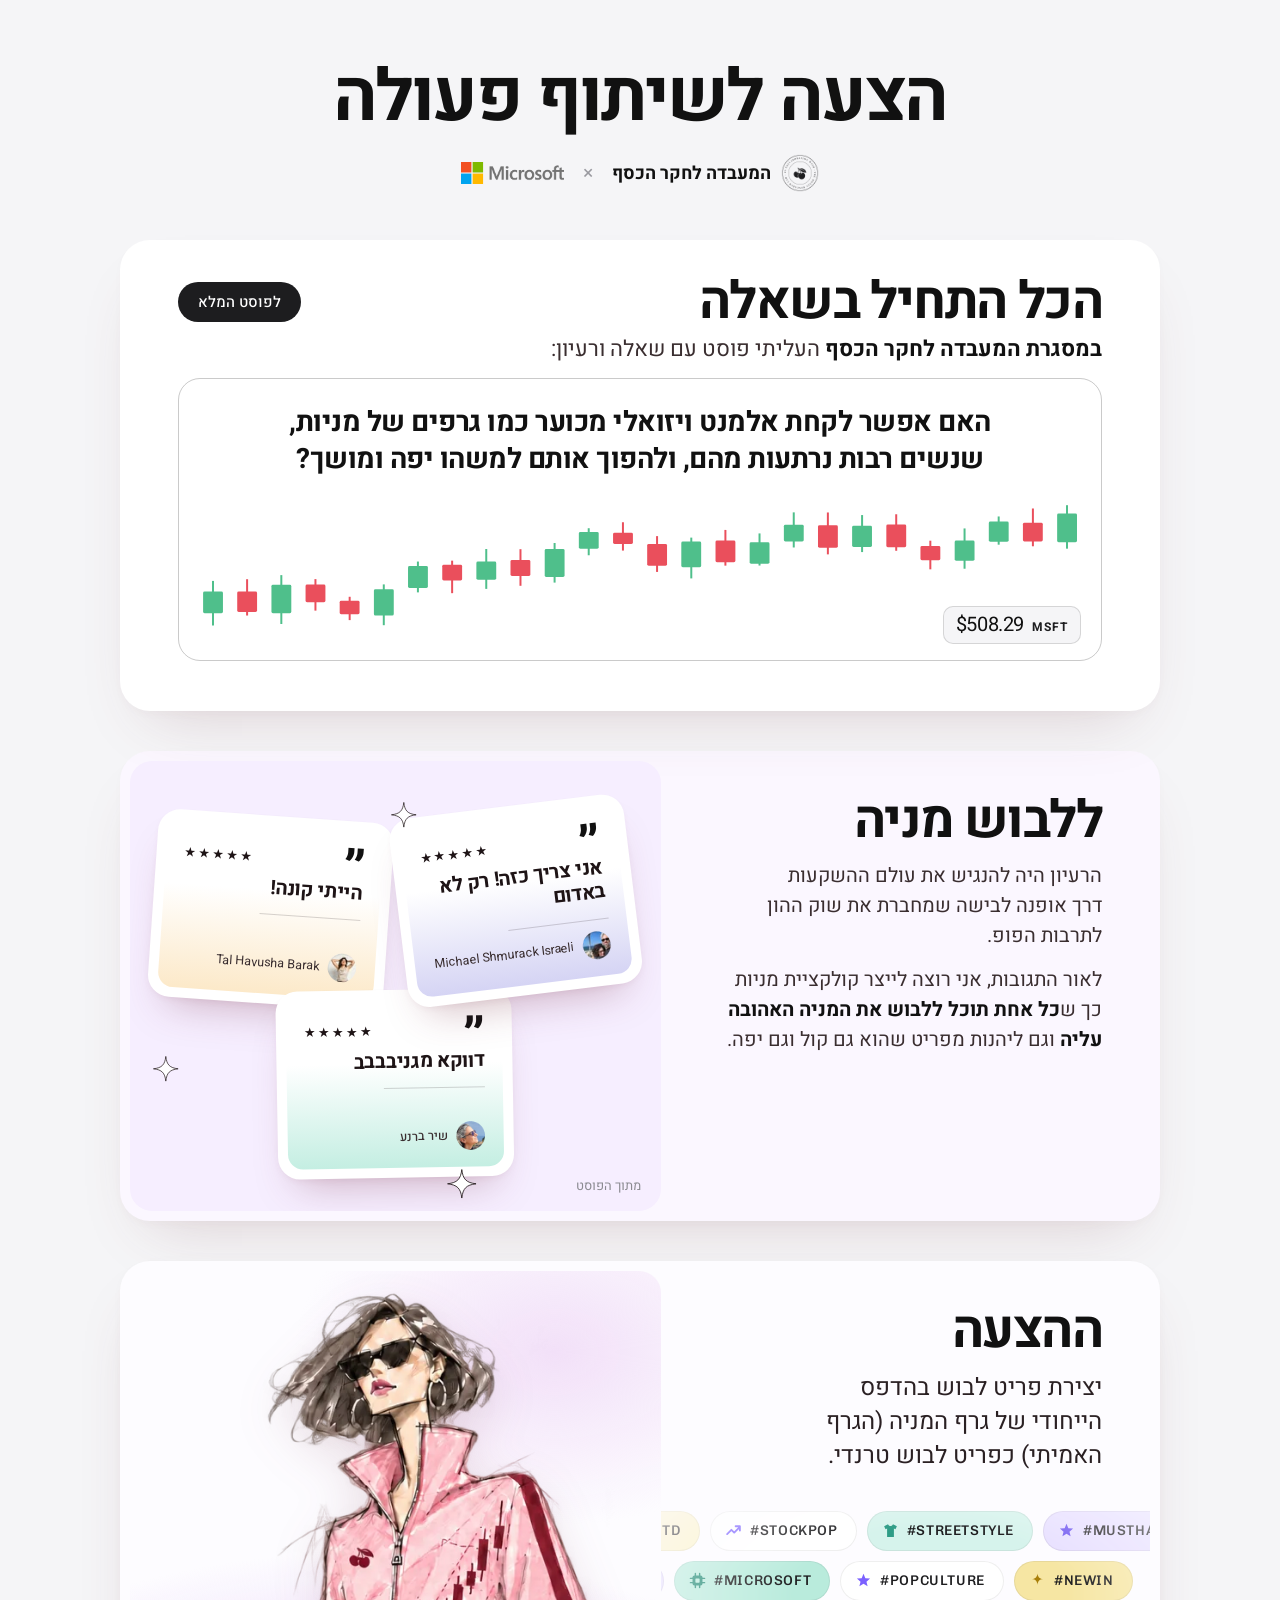
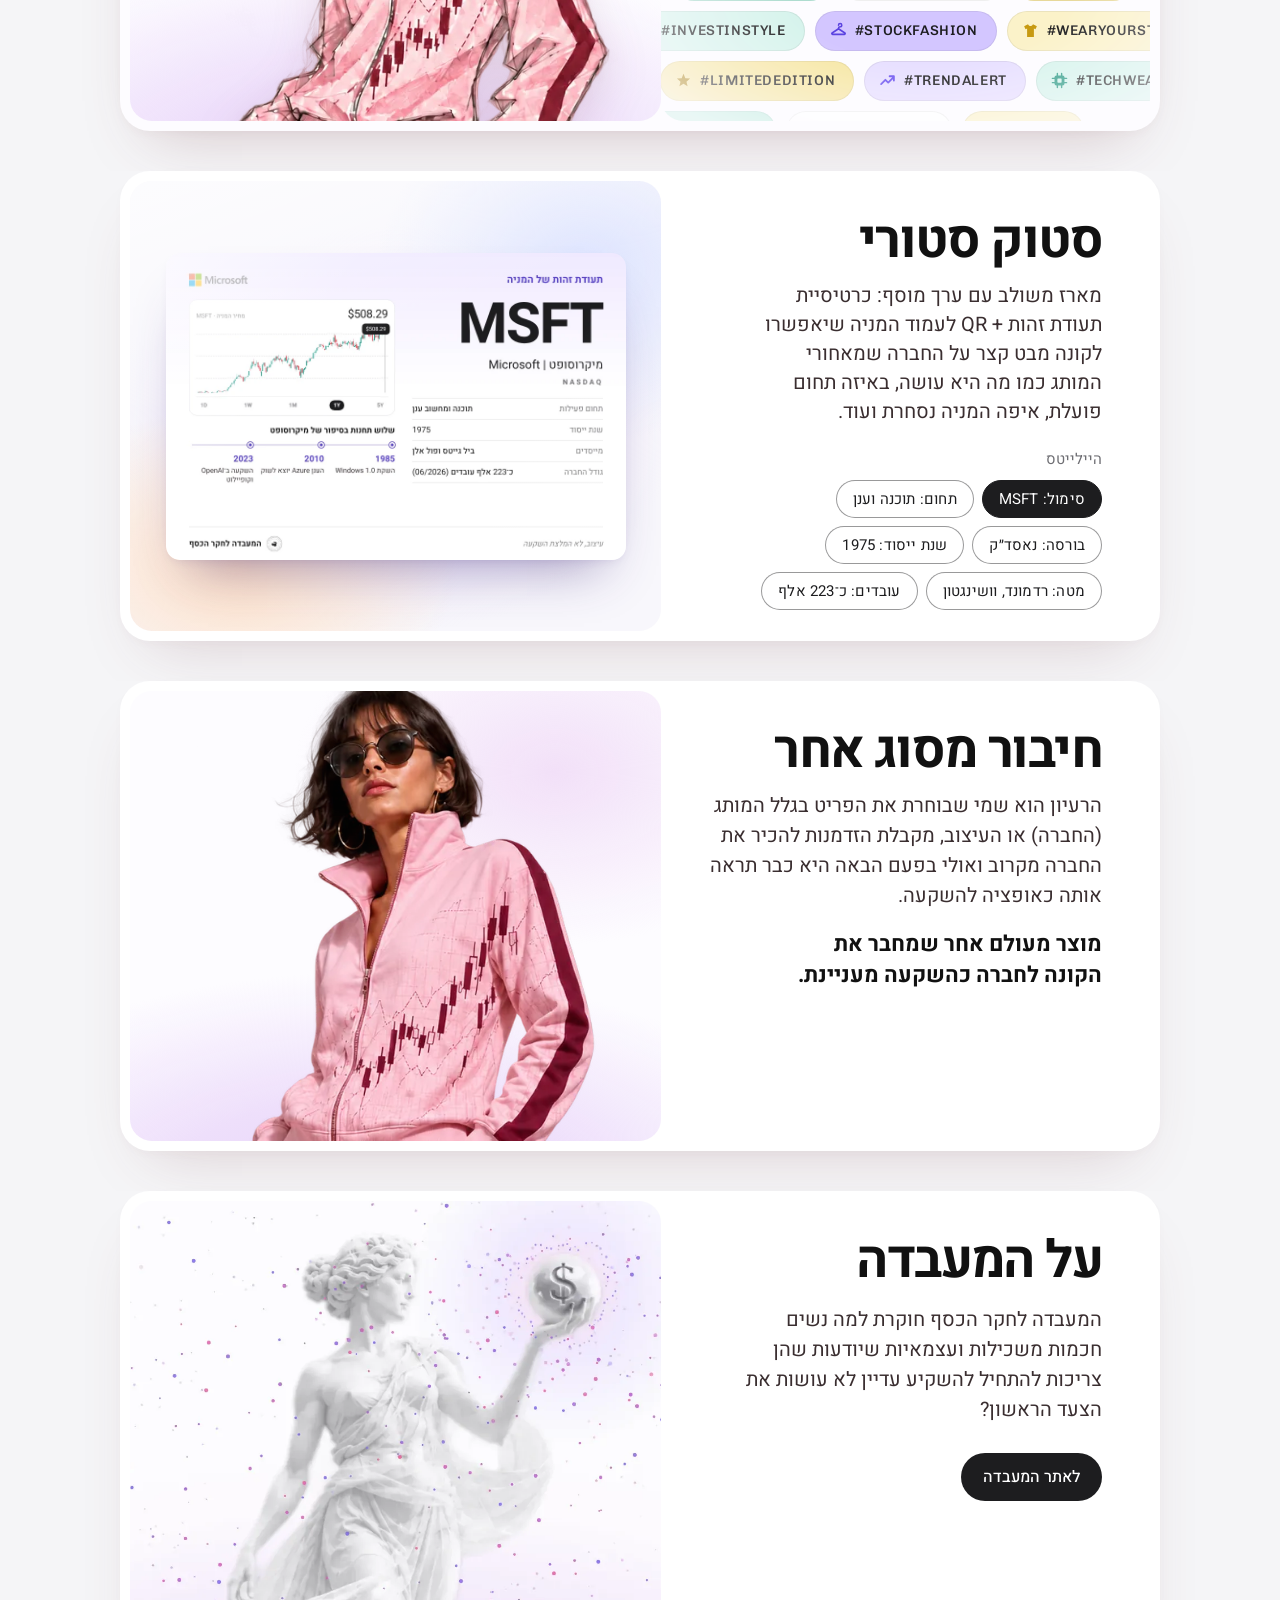
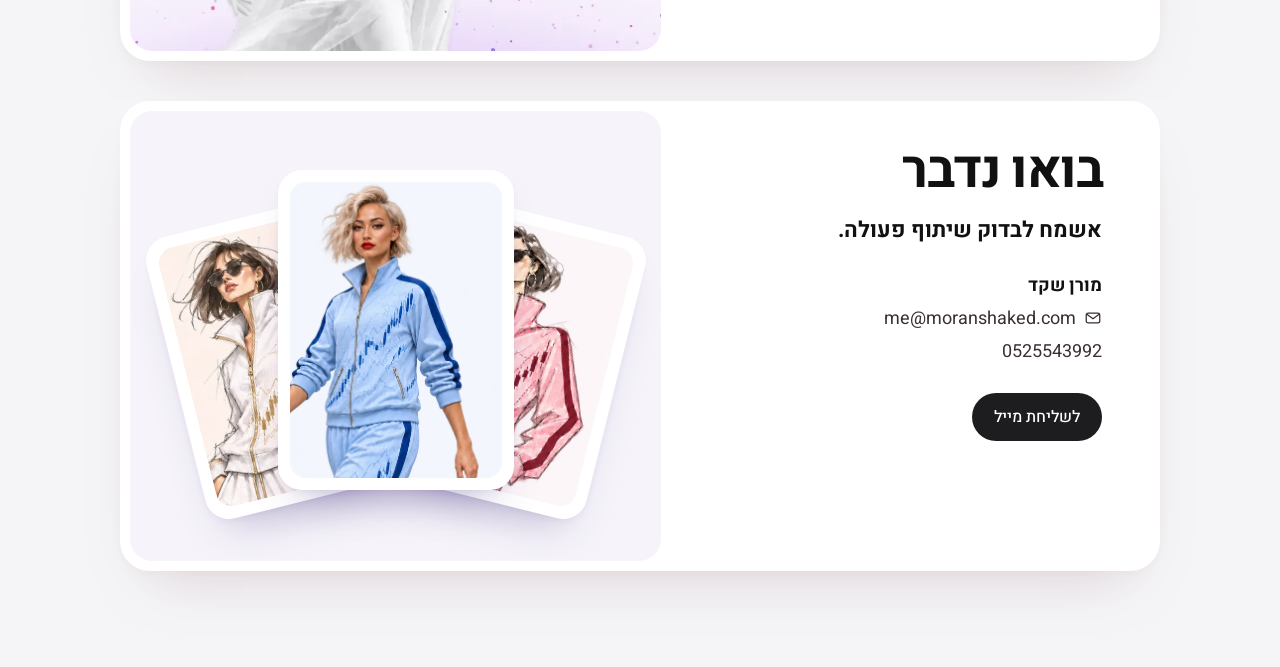
<file: p/microsoft-f29b33e8/index.html>
<!doctype html><html lang="he" dir="rtl"><head><meta charset="utf-8"><meta name="viewport" content="width=device-width,initial-scale=1"><meta name="robots" content="noindex,nofollow"><title>הצעה לשיתוף פעולה | המעבדה לחקר הכסף × Microsoft</title><link rel="icon" href="favicon.png"><meta property="og:title" content="הצעה לשיתוף פעולה | המעבדה לחקר הכסף × Microsoft"><meta property="og:description" content="ללבוש מניה: קולקציית אופנה מגרף המניה האמיתי"><meta property="og:image" content="https://cherrixlabs.com/p/microsoft-f29b33e8/og-cover.jpg"><meta property="og:url" content="https://cherrixlabs.com/p/microsoft-f29b33e8/"><meta property="og:type" content="website"><meta name="twitter:card" content="summary_large_image"><style>
@font-face{font-family:Heebo;font-weight:400;src:url(fonts/heebo-hebrew-400-normal.woff2)}
@font-face{font-family:Heebo;font-weight:500;src:url(fonts/heebo-hebrew-500-normal.woff2)}
@font-face{font-family:Heebo;font-weight:700;src:url(fonts/heebo-hebrew-700-normal.woff2)}
@font-face{font-family:HeeboL;font-weight:400;src:url(fonts/heebo-latin-400-normal.woff2)}
@font-face{font-family:HeeboL;font-weight:700;src:url(fonts/heebo-latin-700-normal.woff2)}

*{box-sizing:border-box;margin:0;padding:0}
body{font-family:Heebo,HeeboL,sans-serif;color:#111;background:#F5F5F7}
.wrap{max-width:1120px;margin:0 auto;padding:64px 40px 40px}
h1{text-align:center;font-weight:700;letter-spacing:-2.2px;line-height:.95;font-size:72px}
.logos{display:flex;align-items:center;justify-content:center;gap:19px;margin-top:22px}
.lab{display:flex;align-items:center;gap:10px;font-weight:700;font-size:18px}
.lab img{height:38px}
.x{font-size:19px;color:#9A9AA0;font-family:HeeboL}
.nv{height:22px}
.card{margin-top:48px;background:#FDFCFF;border-radius:30px;padding:10px;display:flex;height:470px;
 box-shadow:0 30px 60px -30px rgba(120,60,70,.28),0 4px 14px -6px rgba(120,60,70,.08)}
.text{flex:.85;padding:56px 48px 40px;display:flex;flex-direction:column;justify-content:flex-start;position:relative;overflow:hidden;border-radius:22px}
.text > *{position:relative;z-index:1}
h2{font-weight:700;font-size:66px;letter-spacing:-1.8px;line-height:1}
.offer{font-size:28px;line-height:1.42;color:#2A2023;margin-top:20px;max-width:400px}
.sw{margin-top:auto;align-self:flex-start;width:190px;filter:drop-shadow(0 14px 18px rgba(120,50,60,.22))}
.photo{flex:1.15;border-radius:22px;position:relative;overflow:hidden;
 background:radial-gradient(70% 55% at 80% 18%,#F2E0F8 0%,rgba(242,224,248,0) 70%),radial-gradient(120% 70% at 45% 115%,#E6D3FA 0%,#EEDFFB 35%,rgba(238,223,251,0) 75%),#FDFCFF}
.photo:after{content:"";position:absolute;inset:0 0 0 auto;width:22%;background:linear-gradient(90deg,transparent,transparent);pointer-events:none}
.photo .w{position:absolute;top:-34px;left:-121px;height:1190px;z-index:2}
.seal{position:absolute;mix-blend-mode:multiply;pointer-events:none}
.sp{width:520px;right:-110px;top:-40px;opacity:.60;z-index:1}
.so{width:430px;left:-120px;bottom:-130px;opacity:.85;z-index:0}

.sec{background:#F5F5F7}
.sec2{padding:0 40px 40px}
.sec2 .inner{max-width:1040px;margin:0 auto}
.card2{background:#fff;border-radius:30px;padding:10px;display:flex;height:470px;
 box-shadow:0 30px 60px -30px rgba(120,60,70,.22),0 4px 14px -6px rgba(120,60,70,.06)}
.card2 .text{flex:.85;padding:56px 48px 44px;display:flex;flex-direction:column}
.card2 .lead{font-size:19px;line-height:1.5;color:#3A2E30;text-wrap:balance}
.card2 .lead b{font-weight:400;color:inherit}
.card2 .q{font-size:30px;font-weight:700;line-height:1.32;letter-spacing:-.6px;color:#111;margin-top:16px;border:1px solid rgba(17,17,17,.22);border-radius:18px;padding:22px 24px}
.card2 .more{margin-top:auto;align-self:flex-start;font-size:16px;font-weight:500;color:#111;text-decoration:underline;text-underline-offset:4px;text-decoration-thickness:1px}
.ill{flex:1.15;border-radius:22px;position:relative;overflow:hidden;background:linear-gradient(180deg,#FBF2F4 0%,#F7E7EB 100%)}
.ill .fig{position:absolute;left:50%;transform:translateX(-50%);top:14px;height:630px;z-index:2;filter:drop-shadow(0 16px 22px rgba(120,50,70,.18))}
.ill .seal2{position:absolute;width:520px;left:50%;top:50%;transform:translate(-50%,-50%);mix-blend-mode:multiply;opacity:.48;z-index:1}
.sec3{padding:0 40px 96px}
.sec3 .inner{max-width:1040px;margin:0 auto}
.qbox{flex:1.15;border-radius:22px;position:relative;overflow:hidden;background:#F6EEFF}
.card3{background:#FBF7FF}
.qc{position:absolute;width:236px;background:#fff;border-radius:22px;padding:10px;
 box-shadow:0 24px 40px -20px rgba(120,50,70,.35),0 3px 8px -4px rgba(120,50,70,.12)}
.qc .in{border-radius:15px;padding:18px 18px 16px;min-height:168px;display:flex;flex-direction:column}
.qc .top{display:flex;align-items:center;justify-content:space-between}
.qc .stars{font-family:HeeboL,sans-serif;font-size:13px;letter-spacing:2px;color:#1E1416;direction:ltr}
.qc .mk{font-family:Heebo;font-weight:700;font-size:46px;line-height:.75;height:26px;color:#111;text-align:right}
.qc .tx{font-size:20px;font-weight:700;line-height:1.22;letter-spacing:-.3px;color:#1E1416;margin-top:6px;unicode-bidi:isolate}
.qc .hr{height:1px;background:rgba(30,20,22,.18);margin:14px 0 10px;width:56%}
.qc .who{display:flex;align-items:center;gap:8px;margin-top:auto}
.qc .who img,.qc .who .ph{width:30px;height:30px;border-radius:50%;flex:none}
.qc .who .ph{background:#E9C9D1;display:flex;align-items:center;justify-content:center;font-size:9px;color:#7A5E64}
.qc .who span{font-size:12.5px;font-weight:500;color:#3A2E30;line-height:1.2}
.qa{right:26px;top:12px;transform:rotate(-7deg);z-index:5}
.qb{left:24px;top:22px;transform:rotate(4deg);z-index:1}
.qd{left:50%;margin-left:-118px;top:204px;transform:rotate(-1deg);z-index:3}
.spk{position:absolute;z-index:4}
.card3 .text{justify-content:center}
.card3 .text p{font-size:24px;line-height:1.5;color:#3A2E30;text-wrap:pretty}
.card3 .text p b{font-weight:700;color:#111}
.ill .sw2{position:absolute;right:26px;bottom:26px;width:170px;z-index:3;filter:drop-shadow(0 14px 18px rgba(120,50,70,.22))}
.qg{position:absolute;inset:0;transform:translate(-1.2px,14.8px)}.qa{right:26px;top:30px;transform:rotate(-7deg);z-index:5}.qb{left:24px;top:40px;transform:rotate(4deg);z-index:1}.qd{left:50%;margin-left:-118px;top:214px;transform:rotate(-1deg);z-index:3}.spk{z-index:9}.card3 .text p.p2{margin-top:18px;text-wrap:balance}.lat{font-family:HeeboL,Heebo,sans-serif;font-weight:500;letter-spacing:.5px;unicode-bidi:isolate;white-space:nowrap}.card2 .q .more{display:inline-block;margin-top:18px;font-size:16px;font-weight:500;letter-spacing:0}@font-face{font-family:Chivo;font-weight:500;src:url(fonts/chivo-latin-500-normal.woff2)}.tags{margin-top:26px;display:flex;flex-direction:column;gap:9.6px}.trow{display:flex;gap:8px}.mr44{margin-right:44px}.mr88{margin-right:88px}.mr64{margin-right:64px}.mr22{margin-right:22px}.mr40{margin-right:40px}.mr96{margin-right:96px}.tag{display:inline-flex;align-items:center;gap:8px;height:40px;padding:0 18px 0 15px;border-radius:999px;font-family:Chivo,sans-serif;font-weight:500;font-size:14px;letter-spacing:.6px;line-height:1;box-shadow:0 6px 14px -8px rgba(60,40,120,.35)}.tag svg{flex:none}.tag[style*="#FFFFFF"]{box-shadow:0 0 0 1px rgba(29,29,31,.08),0 6px 14px -8px rgba(60,40,120,.35)}.card2:not(.card3){background:#F6CAF2}.card2:not(.card3) .text .lead,.card2:not(.card3) .q,.card2:not(.card3) .more{color:#6E184E}.card2:not(.card3) .q{border-color:rgba(110,24,78,.35)}.ill{background:#6E184E}
.sec4,.sec5,.sec6,.sec7{padding:0 40px 40px}.sec7{padding-bottom:96px}
.sec4 .inner,.sec5 .inner,.sec6 .inner,.sec7 .inner{max-width:1040px;margin:0 auto}
.sec3{padding-bottom:40px !important}
.c4 .text,.c5 .text,.c6 .text,.c7 .text{padding:52px 48px 40px}.c4 .text{padding-top:44px}
.h2s{font-weight:700;font-size:52px;letter-spacing:-1.6px;line-height:1;color:#111}
.sub{font-size:20px;line-height:1.45;color:#3A2E30;margin-top:14px;text-wrap:balance}
.tp{font-size:18px;line-height:1.5;color:#6E6E73;margin-top:18px;text-wrap:pretty;transition:opacity .3s}
.fps{display:flex;flex-wrap:wrap;gap:6px;margin-top:14px;transition:opacity .3s}
.fp{font-size:13px;font-weight:500;color:#3A2E30;border:1px solid rgba(29,29,31,.16);border-radius:999px;padding:5px 12px;background:#fff}
.fp.on{background:#E9F7F5;border-color:#9ED9D0;color:#0E6E64}
.gl{flex:1.15;border-radius:22px;position:relative;overflow:hidden;
 background:radial-gradient(60% 50% at 20% 85%,#FFE1C7 0%,rgba(255,225,199,0) 70%),radial-gradient(55% 55% at 85% 20%,#DCE3FF 0%,rgba(220,227,255,0) 70%),radial-gradient(70% 60% at 50% 55%,#F3E8FF 0%,rgba(243,232,255,0) 75%),#F8F7FC}
.gl:before{content:"";position:absolute;inset:0;background:linear-gradient(160deg,rgba(255,255,255,.65) 0%,rgba(255,255,255,0) 38%);pointer-events:none;z-index:4}
.seg{position:absolute;top:20px;left:50%;transform:translateX(-50%);display:flex;gap:4px;padding:4px;border-radius:999px;background:rgba(255,255,255,.55);backdrop-filter:blur(6px);box-shadow:inset 0 0 0 1px rgba(255,255,255,.8),0 6px 16px -10px rgba(60,40,120,.35);z-index:6}
.seg button{all:unset;cursor:pointer;font-size:14px;font-weight:500;color:#3A2E30;padding:8px 18px;border-radius:999px}
.seg button.on{background:#fff;color:#111;box-shadow:0 4px 10px -6px rgba(60,40,120,.4)}
.seg .lt{font-family:HeeboL,Heebo;letter-spacing:.2px}
.mk4{position:absolute;left:50%;top:84px;transform:translateX(-50%);height:340px;border-radius:12px;z-index:3;transition:opacity .3s;
 box-shadow:0 30px 50px -24px rgba(60,40,120,.45),0 4px 12px -6px rgba(60,40,120,.18)}
.mkg{position:absolute;left:50%;top:84px;transform:translateX(-50%);height:340px;width:241px;border-radius:12px;z-index:3;pointer-events:none;
 background:linear-gradient(125deg,rgba(255,255,255,.55) 0%,rgba(255,255,255,0) 30%,rgba(255,255,255,0) 70%,rgba(255,255,255,.25) 100%)}
.seal4{position:absolute;width:104px;height:104px;left:calc(50% + 78px);top:62px;transform:rotate(10deg);z-index:7;filter:drop-shadow(0 8px 12px rgba(14,110,100,.25))}
.ph{flex:1.15;border-radius:22px;position:relative;overflow:hidden;background:#EFEFF2;display:flex;align-items:center;justify-content:center;color:#8A8A90;font-size:16px}
.c5 .text{justify-content:center}
.c5 p{font-size:20px;line-height:1.5;color:#3A2E30;text-wrap:pretty}
.c5 p.k{margin-top:18px;font-weight:700;color:#111;font-size:22px;line-height:1.4;text-wrap:balance}
.hero6{flex:1.15;border-radius:22px;position:relative;overflow:hidden;background:#FDFCFF url(hero-desktop-poster.webp) no-repeat;background-size:1211px 757px;background-position:-328px -38px}
.c6 .desc{font-size:20px;line-height:1.5;color:#8A8A90;margin-top:20px}
.lnk{margin-top:auto;align-self:flex-start;display:inline-flex;align-items:center;gap:8px;background:#1D1D1F;color:#fff;text-decoration:none;font-size:16px;font-weight:500;padding:12px 22px;border-radius:999px}
.lnk .p{font-size:20px;line-height:1}
.fan{flex:1.15;border-radius:22px;position:relative;overflow:hidden;background:#F6F4FA}
.fc{position:absolute;width:210px;height:290px;border-radius:24px;background:#fff;left:50%;top:50%;
 box-shadow:0 26px 44px -22px rgba(60,40,120,.35),0 3px 10px -4px rgba(60,40,120,.1);display:flex;align-items:center;justify-content:center;color:#9A9AA0;font-size:15px;padding:12px}
.fc .im{position:absolute;inset:12px;border-radius:16px;background:#ECEAF1;display:flex;align-items:center;justify-content:center}
.fl{transform:translate(-50%,-50%) translate(-118px,22px) rotate(-14deg);z-index:1}
.fr{transform:translate(-50%,-50%) translate(118px,22px) rotate(14deg);z-index:1}
.fm{transform:translate(-50%,-50%) translateY(-6px);z-index:2;width:236px;height:320px}
.card2.c4,.card2.c5,.card2.c6,.card2.c7{background:#fff}
.c6 .text,.c7 .text{padding-bottom:40px}
.c6 .bd p,.c7 .bd p{font-size:18px;line-height:1.5;color:#3A2E30;text-wrap:pretty;margin-top:12px}
.c6 .bd{margin-top:18px}
.c6 .bd p.k{font-weight:700;color:#111;font-size:20px;line-height:1.4;text-wrap:balance;margin-top:6px}
.c6 .bd p:first-child{margin-top:0}
.c7 .bd{margin-top:18px}
.c7 .bd p.ld{font-size:22px;line-height:1.4;font-weight:700;color:#111;text-wrap:balance;margin-top:0}
.c7 .ct{margin-top:26px;display:flex;flex-direction:column;gap:6px;font-size:18px;color:#3A2E30}
.c7 .ct .nm{font-weight:700;color:#111}
.c7 .ct a{color:#3A2E30;text-decoration:none;font-family:HeeboL,Heebo;unicode-bidi:plaintext;align-self:flex-start}
.lnk{margin-top:28px}
.card2.c6{height:auto;min-height:470px}
.c7 .bd p.ld{color:#111}

.mk4{height:auto;width:460px;top:96px;border-radius:14px}
.mkg{width:460px;height:307px;top:96px;border-radius:14px}
.seal4{left:calc(50% + 184px);top:40px;width:78px;height:78px}

.card2.c2n{display:block;height:auto;margin-top:48px;padding:10px;background:#fff}
.c2n .row{padding:44px 48px 0}
.c2n .ld2{font-size:22px;line-height:1.45;color:#3A2E30;margin-top:16px}
.c2n .ld2 b{font-weight:700;color:#111}
.c2n .qf{margin-top:20px;border:1px solid rgba(17,17,17,.22);border-radius:22px;padding:26px 40px 24px;text-align:center}
.c2n .q2{font-size:28px;font-weight:700;line-height:1.32;letter-spacing:-.5px;color:#111;text-wrap:balance}
.c2n .more2{display:inline-flex;align-items:center;margin-top:18px;font-size:15px;font-weight:500;color:#fff;text-decoration:none;background:#1D1D1F;border-radius:999px;padding:10px 22px}
.c2n .cdl{display:block;margin:6px 0 14px;width:100%;height:auto}
/* one heading size and place on every card */
.card h2,.card2 .text>h2.h2s{font-size:52px;letter-spacing:-1.6px;line-height:1;font-weight:700;color:#111;margin:0}
.card .text,.card2 .text{justify-content:flex-start !important;padding-top:44px !important}
.card .offer{font-size:24px;margin-top:14px}
.card3 .text p{font-size:20px;line-height:1.5;margin-top:14px}
.card3 .text p.p2{margin-top:14px}
.c5 .text>p:not(.k){margin-top:14px}

.c2n{position:relative}
.c2n .row{padding:30px 48px 0}
.c2n .ld2{margin-top:6px}
.c2n .qf{position:relative;margin:12px 48px 36px;padding:26px 24px 28px;text-align:center}
.c2n .q2{max-width:860px;margin:0 auto}
.c2n .more2{position:absolute;top:46px;left:58px;margin-top:0;padding:9px 20px}
.c2n .px{position:absolute;right:20px;bottom:16px;display:flex;align-items:baseline;gap:8px;direction:ltr;font-family:HeeboL,sans-serif;color:#111;line-height:1;background:#F5F5F7;border:1px solid rgba(17,17,17,.14);border-radius:10px;padding:8px 12px}
.c2n .px b{font-size:20px;font-weight:400;letter-spacing:-.4px}
.c2n .px i{font-style:normal;font-size:12px;font-weight:700;letter-spacing:1px;color:#1D1D1F}
.c2n .cdl{margin:20px 0 0;width:100%}

.card .photo .w.skf{top:12px;left:50%;transform:translateX(-50%);height:1320px;filter:drop-shadow(0 16px 22px rgba(120,50,70,.14))}
.card .text{position:relative}
.tcl{position:absolute;left:0;right:0;top:240px;bottom:0;overflow:hidden;
 -webkit-mask-image:radial-gradient(ellipse 70% 80% at 55% 40%,#000 40%,rgba(0,0,0,.28) 100%);mask-image:radial-gradient(ellipse 70% 80% at 55% 40%,#000 40%,rgba(0,0,0,.28) 100%)}
.tcl .tr{position:absolute;display:flex;gap:10px;white-space:nowrap}
.tcl .tg{display:inline-flex;align-items:center;gap:8px;height:40px;padding:0 18px 0 14px;border-radius:999px;font-family:Chivo,sans-serif;font-weight:500;font-size:14px;letter-spacing:.6px;line-height:1;color:#1D1D1F;border:1px solid rgba(29,29,31,.07)}

.card .text,.card2 .text{padding-top:34px !important}
.c2n .row{padding-top:26px}
.c2n .more2{top:42px}
.c2n .qf{margin-bottom:40px}

.card .photo .w.skf.skc{left:35px;transform:none;height:1320px;top:12px}
.card .offer{text-wrap:balance}

.sec3 .card{margin-top:40px}

.qbox .src{position:absolute;right:20px;bottom:16px;font-size:13px;color:#8A8A90;z-index:5}
.seg{top:22px;padding:5px;background:rgba(255,255,255,.85);box-shadow:inset 0 0 0 1px rgba(29,29,31,.10),0 8px 18px -10px rgba(60,40,120,.35)}
.seg button{font-size:15px;padding:9px 20px;transition:background .2s,color .2s}
.seg button:not(.on):hover{background:rgba(29,29,31,.06)}
.seg button.on{background:#1D1D1F;color:#fff;box-shadow:none}
.mk4{cursor:pointer}
.c5 .photo{flex:1.15}
.hero6{background-size:2422px 1514px;background-position:-1126px -136px}
.c7 .ct a.em{display:inline-flex;align-items:center;gap:8px}
.fc .im.i-gold{background:#FDF0EB url(sk_gold.webp) no-repeat;background-size:440px auto;background-position:-45px -2px}
.fc .im.i-pink{background:#FDF6F8 url(sk_fig_cherry.webp) no-repeat;background-size:440px auto;background-position:-45px -2px}
.fc .im.i-blonde{background:#F3F6FC url(ph_blonde.webp) no-repeat;background-size:358px auto;background-position:-96px -2px}

@media (max-width:700px){
 .wrap{padding:36px 16px 8px}
 h1{font-size:38px;letter-spacing:-1.2px}
 .logos{gap:10px;margin-top:14px;transform:scale(.82)}
 .sec2,.sec3,.sec4,.sec5,.sec6,.sec7{padding:0 16px 20px}
 .sec3{padding-bottom:20px !important}
 .sec7{padding-bottom:48px}
 .card,.card2{flex-direction:column;height:auto !important;min-height:0 !important;padding:8px;border-radius:24px;margin-top:20px}
 .sec3 .card{margin-top:20px}
 .card2.c2n{margin-top:28px;padding:8px}
 .card .text,.card2 .text{flex:none;padding:26px 18px 24px !important}
 .card h2,.card2 .text>h2.h2s,.c2n h2{font-size:34px !important;letter-spacing:-1px !important}
 .photo,.qbox,.gl,.hero6,.fan,.c5 .photo{flex:none;height:360px;border-radius:18px}
 .card3 .text p,.c5 p,.sub{font-size:17px}
 .c5 p.k,.c7 .bd p.ld,.c6 .bd p.k{font-size:18px}
 .c6 .bd p,.c7 .bd p,.tp,.c7 .ct{font-size:16px}
 .card .offer{font-size:19px}
 .lnk{margin-top:22px}
 /* card 1 */
 .c2n .row{padding:18px 10px 0}
 .c2n .ld2{font-size:17px}
 .c2n .more2{position:static;display:table;margin:12px auto 0 10px;font-size:14px;padding:8px 18px}
 .c2n .qf{margin:12px 0 0;padding:20px 12px 14px}
 .c2n .q2{font-size:19px;line-height:1.35}
 .c2n .cdl{margin-top:16px;height:110px}
 .c2n .px{right:10px;bottom:10px;padding:5px 9px;gap:6px}
 .c2n .px b{font-size:15px}.c2n .px i{font-size:10px}
 /* idea */
 .qg{inset:auto;left:50%;top:50%;width:530px;height:450px;transform:translate(-50%,-50%) scale(.66)}
 .qbox .src{right:14px;bottom:12px;font-size:12px}
 /* offer */
 .tcl{position:relative;top:auto;bottom:auto;height:200px;margin:20px -18px -24px}
 .card .photo .w.skf.skc{height:1056px;top:10px;left:-48px}
 /* stock story */
 .gl{height:300px}
 .seg{top:16px}.seg button{font-size:14px;padding:8px 16px;white-space:nowrap}
 .mk4,.mkg{width:calc(100% - 28px);height:auto;top:72px;aspect-ratio:3/2}
 /* card 5 */
 .c5 .photo .w{height:952px;top:-27px;left:-138px}
 /* lab */
 .hero6{background-size:1562px 977px;background-position:-726px -78px}
 /* contact */
 .fan .fc{scale:.8}
}

.fp.on{background:#EFE9FF;border-color:#CFC4F7;color:#4A33C9}

.c6 .bd p{font-size:20px;line-height:1.5;color:#3A2E30;font-weight:400}
.hero6{background-size:1070px 669px;background-position:-272px -40px}
.mk4{top:72px;cursor:default}.mkg{top:72px}
.hl{margin-top:22px}
.hlh{display:block;font-size:15px;color:#6E6E73;margin-bottom:10px}
.c4 .fps{gap:8px;margin-top:0}
.c4 .fp{font-size:15px;font-weight:400;color:#1D1D1F;border:1px solid rgba(29,29,31,.45);background:#fff;padding:7px 16px;letter-spacing:.2px}
.c4 .fp.on{background:#1D1D1F;border-color:#1D1D1F;color:#fff}
@media (max-width:700px){.mk4,.mkg{top:28px}.gl{height:260px}.c6 .bd p{font-size:17px}.hero6{background-size:690px 431px;background-position:-175px -10px}.c4 .fp{font-size:13px;padding:6px 12px}}
</style></head><body><section class="sec sec1"><div class="wrap">
<h1>הצעה לשיתוף פעולה</h1>
<div class="logos"><div class="lab"><img src="lab-logo-black.png" alt="">המעבדה לחקר הכסף</div><span class="x">×</span><img class="nv" src="logo.png" alt="Microsoft"></div>
<div class="card2 c2n"><div class="row"><div class="t2"><h2 class="h2s">הכל התחיל בשאלה</h2><p class="ld2"><b>במסגרת המעבדה לחקר הכסף</b> העליתי פוסט עם שאלה ורעיון:</p></div></div><a class="more2" href="https://www.facebook.com/share/p/18ni4GioaK/" target="_blank" rel="noopener">לפוסט המלא</a><div class="qf"><p class="q2">האם אפשר לקחת אלמנט ויזואלי מכוער כמו גרפים של מניות, שנשים רבות נרתעות מהם, ולהפוך אותם למשהו יפה ומושך?</p><div class="px"><b>$508.29</b><i>MSFT</i></div><svg class="cdl" preserveAspectRatio="none" viewBox="0 0 876 133" width="876" height="133" direction="ltr"><line x1="10.0" x2="10.0" y1="82.1" y2="126.8" stroke="#4FBF8B" stroke-width="2"/><rect x="0.1" y="92.6" width="19.9" height="21.8" rx="1.5" fill="#4FBF8B"/><line x1="44.2" x2="44.2" y1="80.4" y2="116.8" stroke="#EA4F5C" stroke-width="2"/><rect x="34.3" y="92.7" width="19.9" height="20.6" rx="1.5" fill="#EA4F5C"/><line x1="78.5" x2="78.5" y1="76.3" y2="125.3" stroke="#4FBF8B" stroke-width="2"/><rect x="68.6" y="85.9" width="19.9" height="28.7" rx="1.5" fill="#4FBF8B"/><line x1="112.7" x2="112.7" y1="80.3" y2="111.9" stroke="#EA4F5C" stroke-width="2"/><rect x="102.8" y="85.7" width="19.9" height="17.7" rx="1.5" fill="#EA4F5C"/><line x1="147.0" x2="147.0" y1="98.0" y2="121.4" stroke="#EA4F5C" stroke-width="2"/><rect x="137.0" y="102.0" width="19.9" height="13.4" rx="1.5" fill="#EA4F5C"/><line x1="181.2" x2="181.2" y1="85.6" y2="126.5" stroke="#4FBF8B" stroke-width="2"/><rect x="171.3" y="90.4" width="19.9" height="26.3" rx="1.5" fill="#4FBF8B"/><line x1="215.4" x2="215.4" y1="62.7" y2="93.6" stroke="#4FBF8B" stroke-width="2"/><rect x="205.5" y="67.2" width="19.9" height="22.0" rx="1.5" fill="#4FBF8B"/><line x1="249.7" x2="249.7" y1="61.8" y2="94.4" stroke="#EA4F5C" stroke-width="2"/><rect x="239.8" y="66.0" width="19.9" height="15.6" rx="1.5" fill="#EA4F5C"/><line x1="283.9" x2="283.9" y1="50.1" y2="90.1" stroke="#4FBF8B" stroke-width="2"/><rect x="274.0" y="62.7" width="19.9" height="18.3" rx="1.5" fill="#4FBF8B"/><line x1="318.2" x2="318.2" y1="50.3" y2="87.0" stroke="#EA4F5C" stroke-width="2"/><rect x="308.2" y="61.2" width="19.9" height="15.9" rx="1.5" fill="#EA4F5C"/><line x1="352.4" x2="352.4" y1="44.1" y2="83.8" stroke="#4FBF8B" stroke-width="2"/><rect x="342.5" y="50.2" width="19.9" height="27.9" rx="1.5" fill="#4FBF8B"/><line x1="386.6" x2="386.6" y1="29.3" y2="56.4" stroke="#4FBF8B" stroke-width="2"/><rect x="376.7" y="33.2" width="19.9" height="16.7" rx="1.5" fill="#4FBF8B"/><line x1="420.9" x2="420.9" y1="23.3" y2="51.7" stroke="#EA4F5C" stroke-width="2"/><rect x="411.0" y="33.8" width="19.9" height="11.3" rx="1.5" fill="#EA4F5C"/><line x1="455.1" x2="455.1" y1="37.2" y2="73.1" stroke="#EA4F5C" stroke-width="2"/><rect x="445.2" y="45.2" width="19.9" height="21.6" rx="1.5" fill="#EA4F5C"/><line x1="489.4" x2="489.4" y1="38.7" y2="79.6" stroke="#4FBF8B" stroke-width="2"/><rect x="479.4" y="42.5" width="19.9" height="25.9" rx="1.5" fill="#4FBF8B"/><line x1="523.6" x2="523.6" y1="31.0" y2="66.8" stroke="#EA4F5C" stroke-width="2"/><rect x="513.7" y="41.6" width="19.9" height="21.8" rx="1.5" fill="#EA4F5C"/><line x1="557.8" x2="557.8" y1="34.5" y2="66.7" stroke="#4FBF8B" stroke-width="2"/><rect x="547.9" y="43.4" width="19.9" height="21.4" rx="1.5" fill="#4FBF8B"/><line x1="592.1" x2="592.1" y1="13.4" y2="48.6" stroke="#4FBF8B" stroke-width="2"/><rect x="582.2" y="25.9" width="19.9" height="16.7" rx="1.5" fill="#4FBF8B"/><line x1="626.3" x2="626.3" y1="13.5" y2="55.5" stroke="#EA4F5C" stroke-width="2"/><rect x="616.4" y="26.4" width="19.9" height="22.5" rx="1.5" fill="#EA4F5C"/><line x1="660.6" x2="660.6" y1="16.1" y2="53.2" stroke="#4FBF8B" stroke-width="2"/><rect x="650.6" y="26.9" width="19.9" height="21.2" rx="1.5" fill="#4FBF8B"/><line x1="694.8" x2="694.8" y1="15.3" y2="51.9" stroke="#EA4F5C" stroke-width="2"/><rect x="684.9" y="25.5" width="19.9" height="22.8" rx="1.5" fill="#EA4F5C"/><line x1="729.0" x2="729.0" y1="41.8" y2="70.5" stroke="#EA4F5C" stroke-width="2"/><rect x="719.1" y="47.0" width="19.9" height="14.4" rx="1.5" fill="#EA4F5C"/><line x1="763.3" x2="763.3" y1="29.5" y2="69.9" stroke="#4FBF8B" stroke-width="2"/><rect x="753.4" y="41.7" width="19.9" height="20.2" rx="1.5" fill="#4FBF8B"/><line x1="797.5" x2="797.5" y1="17.5" y2="45.8" stroke="#4FBF8B" stroke-width="2"/><rect x="787.6" y="22.5" width="19.9" height="20.4" rx="1.5" fill="#4FBF8B"/><line x1="831.8" x2="831.8" y1="9.5" y2="47.4" stroke="#EA4F5C" stroke-width="2"/><rect x="821.8" y="23.9" width="19.9" height="18.6" rx="1.5" fill="#EA4F5C"/><line x1="866.0" x2="866.0" y1="6.2" y2="49.8" stroke="#4FBF8B" stroke-width="2"/><rect x="856.1" y="14.6" width="19.9" height="28.8" rx="1.5" fill="#4FBF8B"/></svg></div></div></div></section><section class="sec sec3"><div class="inner"><div class="card2 card3"><div class="text"><h2 class="h2s">ללבוש מניה</h2><p>הרעיון היה להנגיש את עולם ההשקעות דרך אופנה לבישה שמחברת את שוק ההון לתרבות הפופ.</p><p class="p2">לאור התגובות, אני רוצה לייצר קולקציית מניות כך ש<b>כל אחת תוכל ללבוש את המניה האהובה עליה</b> וגם ליהנות מפריט שהוא גם קול וגם יפה.</p></div><div class="qbox"><div class="qg"><div class="qc qa"><div class="in" style="background:linear-gradient(180deg,#FFFFFF 0%,#FFFFFF 38%,#D5D4F4 100%)"><div class="top"><span class="mk">״</span><span class="stars">★★★★★</span></div><p class="tx" dir="rtl">אני צריך כזה! רק לא באדום</p><span class="hr"></span><div class="who"><img src="av_mic.png" alt=""><span>Michael Shmurack Israeli</span></div></div></div><div class="qc qb"><div class="in" style="background:linear-gradient(180deg,#FFFFFF 0%,#FFFFFF 38%,#FCE9C9 100%)"><div class="top"><span class="mk">״</span><span class="stars">★★★★★</span></div><p class="tx" dir="rtl">הייתי קונה!</p><span class="hr"></span><div class="who"><img src="av_tal.png" alt=""><span>Tal Havusha Barak</span></div></div></div><div class="qc qd"><div class="in" style="background:linear-gradient(180deg,#FFFFFF 0%,#FFFFFF 38%,#C4EEE2 100%)"><div class="top"><span class="mk">״</span><span class="stars">★★★★★</span></div><p class="tx" dir="rtl">דווקא מגניבבבב</p><span class="hr"></span><div class="who"><img src="av_shir.png" alt=""><span>שיר ברנע</span></div></div></div><svg class="spk" style="left:262px;top:26px" width="26" height="26" viewBox="0 0 40 40"><path d="M20 1 C21.5 14 26 18.5 39 20 C26 21.5 21.5 26 20 39 C18.5 26 14 21.5 1 20 C14 18.5 18.5 14 20 1Z" fill="#fff" stroke="#1E1416" stroke-width="1.1"/></svg><svg class="spk" style="left:24px;top:280px" width="26" height="26" viewBox="0 0 40 40"><path d="M20 1 C21.5 14 26 18.5 39 20 C26 21.5 21.5 26 20 39 C18.5 26 14 21.5 1 20 C14 18.5 18.5 14 20 1Z" fill="#fff" stroke="#1E1416" stroke-width="1.1"/></svg><svg class="spk" style="left:318px;bottom:27px" width="30" height="30" viewBox="0 0 40 40"><path d="M20 1 C21.5 14 26 18.5 39 20 C26 21.5 21.5 26 20 39 C18.5 26 14 21.5 1 20 C14 18.5 18.5 14 20 1Z" fill="#fff" stroke="#1E1416" stroke-width="1.1"/></svg></div><span class="src">מתוך הפוסט</span></div></div><div class="card">
 <div class="text"><h2>ההצעה</h2><p class="offer">יצירת פריט לבוש בהדפס הייחודי של גרף המניה (הגרף האמיתי) כפריט לבוש טרנדי.</p><div class="tcl" dir="ltr"><div class="tr" style="top:0px;left:-70px"><span class="tg" style="background:#FBF2C9"><svg width="17" height="17" viewBox="0 0 24 24"><path d="M12 2c.6 4.6 2.4 7.4 8 8-5.6.6-7.4 3.4-8 8-.6-4.6-2.4-7.4-8-8 5.6-.6 7.4-3.4 8-8z" fill="#C79A12"/></svg><span>#OOTD</span></span><span class="tg" style="background:#FFFFFF"><svg width="17" height="17" viewBox="0 0 24 24"><path d="M3 17l6-6 4 4 8-8M15 6h6v6" fill="none" stroke="#7B61FF" stroke-width="2.6" stroke-linecap="round" stroke-linejoin="round"/></svg><span>#STOCKPOP</span></span><span class="tg" style="background:#D6F3EC"><svg width="17" height="17" viewBox="0 0 24 24"><path d="M8.5 3 3 6l2 4.2 2.2-1V21h9.6V9.2l2.2 1L21 6l-5.5-3c-.6 1.6-2 2.6-3.5 2.6S9.1 4.6 8.5 3z" fill="#2E9C86"/></svg><span>#STREETSTYLE</span></span><span class="tg" style="background:#E7DFFF"><svg width="17" height="17" viewBox="0 0 24 24"><path d="M12 2.5l2.6 6.2 6.7.5-5.1 4.4 1.6 6.5L12 16.6l-5.8 3.5 1.6-6.5L2.7 9.2l6.7-.5z" fill="#6E55F0"/></svg><span>#MUSTHAVE</span></span></div><div class="tr" style="top:50px;left:-150px"><span class="tg" style="background:#E7DFFF"><svg width="17" height="17" viewBox="0 0 24 24"><path d="M12 4.5a2.3 2.3 0 1 1 2.3 2.3c-1 0-2.3.6-2.3 1.9v.8L21 15.5c.9.6.5 2-.6 2H3.6c-1.1 0-1.5-1.4-.6-2L12 9.5" fill="none" stroke="#6E55F0" stroke-width="2.2" stroke-linecap="round" stroke-linejoin="round"/></svg><span>#CHARTCHIC</span></span><span class="tg" style="background:#B9EBDC"><svg width="17" height="17" viewBox="0 0 24 24"><rect x="5" y="5" width="14" height="14" rx="2.5" fill="#1F8A73"/><rect x="9" y="9" width="6" height="6" rx="1" fill="#B9EBDC"/><path d="M9 2v3M15 2v3M9 19v3M15 19v3M2 9h3M2 15h3M19 9h3M19 15h3" stroke="#1F8A73" stroke-width="2" stroke-linecap="round"/></svg><span>#MICROSOFT</span></span><span class="tg" style="background:#FFFFFF"><svg width="17" height="17" viewBox="0 0 24 24"><path d="M12 2.5l2.6 6.2 6.7.5-5.1 4.4 1.6 6.5L12 16.6l-5.8 3.5 1.6-6.5L2.7 9.2l6.7-.5z" fill="#7B61FF"/></svg><span>#POPCULTURE</span></span><span class="tg" style="background:#F6E6A3"><svg width="17" height="17" viewBox="0 0 24 24"><path d="M12 2c.6 4.6 2.4 7.4 8 8-5.6.6-7.4 3.4-8 8-.6-4.6-2.4-7.4-8-8 5.6-.6 7.4-3.4 8-8z" fill="#A87F0A"/></svg><span>#NEWIN</span></span></div><div class="tr" style="top:100px;left:-40px"><span class="tg" style="background:#D6F3EC"><svg width="17" height="17" viewBox="0 0 24 24"><path d="M3 17l6-6 4 4 8-8M15 6h6v6" fill="none" stroke="#2E9C86" stroke-width="2.6" stroke-linecap="round" stroke-linejoin="round"/></svg><span>#INVESTINSTYLE</span></span><span class="tg" style="background:#D3C6FF"><svg width="17" height="17" viewBox="0 0 24 24"><path d="M12 4.5a2.3 2.3 0 1 1 2.3 2.3c-1 0-2.3.6-2.3 1.9v.8L21 15.5c.9.6.5 2-.6 2H3.6c-1.1 0-1.5-1.4-.6-2L12 9.5" fill="none" stroke="#5B43E0" stroke-width="2.2" stroke-linecap="round" stroke-linejoin="round"/></svg><span>#STOCKFASHION</span></span><span class="tg" style="background:#FBF2C9"><svg width="17" height="17" viewBox="0 0 24 24"><path d="M8.5 3 3 6l2 4.2 2.2-1V21h9.6V9.2l2.2 1L21 6l-5.5-3c-.6 1.6-2 2.6-3.5 2.6S9.1 4.6 8.5 3z" fill="#C79A12"/></svg><span>#WEARYOURSTOCK</span></span></div><div class="tr" style="top:150px;left:-120px"><span class="tg" style="background:#FFFFFF"><svg width="17" height="17" viewBox="0 0 24 24"><path d="M12 2c.6 4.6 2.4 7.4 8 8-5.6.6-7.4 3.4-8 8-.6-4.6-2.4-7.4-8-8 5.6-.6 7.4-3.4 8-8z" fill="#7B61FF"/></svg><span>#DROP</span></span><span class="tg" style="background:#F6E6A3"><svg width="17" height="17" viewBox="0 0 24 24"><path d="M12 2.5l2.6 6.2 6.7.5-5.1 4.4 1.6 6.5L12 16.6l-5.8 3.5 1.6-6.5L2.7 9.2l6.7-.5z" fill="#A87F0A"/></svg><span>#LIMITEDEDITION</span></span><span class="tg" style="background:#E7DFFF"><svg width="17" height="17" viewBox="0 0 24 24"><path d="M3 17l6-6 4 4 8-8M15 6h6v6" fill="none" stroke="#6E55F0" stroke-width="2.6" stroke-linecap="round" stroke-linejoin="round"/></svg><span>#TRENDALERT</span></span><span class="tg" style="background:#D6F3EC"><svg width="17" height="17" viewBox="0 0 24 24"><rect x="5" y="5" width="14" height="14" rx="2.5" fill="#2E9C86"/><rect x="9" y="9" width="6" height="6" rx="1" fill="#D6F3EC"/><path d="M9 2v3M15 2v3M9 19v3M15 19v3M2 9h3M2 15h3M19 9h3M19 15h3" stroke="#2E9C86" stroke-width="2" stroke-linecap="round"/></svg><span>#TECHWEAR</span></span></div><div class="tr" style="top:200px;left:-60px"><span class="tg" style="background:#B9EBDC"><svg width="17" height="17" viewBox="0 0 24 24"><path d="M8.5 3 3 6l2 4.2 2.2-1V21h9.6V9.2l2.2 1L21 6l-5.5-3c-.6 1.6-2 2.6-3.5 2.6S9.1 4.6 8.5 3z" fill="#1F8A73"/></svg><span>#FASHIONWEEK</span></span><span class="tg" style="background:#FFFFFF"><svg width="17" height="17" viewBox="0 0 24 24"><path d="M12 4.5a2.3 2.3 0 1 1 2.3 2.3c-1 0-2.3.6-2.3 1.9v.8L21 15.5c.9.6.5 2-.6 2H3.6c-1.1 0-1.5-1.4-.6-2L12 9.5" fill="none" stroke="#7B61FF" stroke-width="2.2" stroke-linecap="round" stroke-linejoin="round"/></svg><span>#STYLEINVEST</span></span><span class="tg" style="background:#FBF2C9"><svg width="17" height="17" viewBox="0 0 24 24"><path d="M12 2.5l2.6 6.2 6.7.5-5.1 4.4 1.6 6.5L12 16.6l-5.8 3.5 1.6-6.5L2.7 9.2l6.7-.5z" fill="#C79A12"/></svg><span>#ICONIC</span></span></div></div></div>
 <div class="photo"><img class="w skf skc" src="sk_fig_cherry.webp" alt=""></div>
</div>
</div></section><section class="sec sec4"><div class="inner"><div class="card2 c4"><div class="text"><h2 class="h2s">סטוק סטורי</h2><p class="sub">מארז משולב עם ערך מוסף: כרטיסיית תעודת זהות + <span dir="ltr">QR</span> לעמוד המניה שיאפשרו לקונה מבט קצר על החברה שמאחורי המותג כמו מה היא עושה, באיזה תחום פועלת, איפה המניה נסחרת ועוד.</p><div class="hl"><span class="hlh">היילייטס</span><div class="fps" id="fps"><span class="fp on">סימול: MSFT</span><span class="fp">תחום: תוכנה וענן</span><span class="fp">בורסה: נאסד״ק</span><span class="fp">שנת ייסוד: 1975</span><span class="fp">מטה: רדמונד, וושינגטון</span><span class="fp">עובדים: כ־223 אלף</span></div></div></div><div class="gl"><img class="mk4" id="mk4" src="idcard.webp" alt=""><span class="mkg"></span></div></div></div></section><section class="sec sec5"><div class="inner"><div class="card2 c5"><div class="text"><h2 class="h2s">חיבור מסוג אחר</h2><p>הרעיון הוא שמי שבוחרת את הפריט בגלל המותג (החברה) או העיצוב, מקבלת הזדמנות להכיר את החברה מקרוב ואולי בפעם הבאה היא כבר תראה אותה כאופציה להשקעה.</p><p class="k">מוצר מעולם אחר שמחבר את הקונה לחברה כהשקעה מעניינת.</p></div><div class="photo"><img class="w" src="wB.webp" alt=""></div></div></div></section><section class="sec sec6"><div class="inner"><div class="card2 c6"><div class="text"><h2 class="h2s">על המעבדה</h2><div class="bd"><p>המעבדה לחקר הכסף חוקרת למה נשים חכמות משכילות ועצמאיות שיודעות שהן צריכות להתחיל להשקיע עדיין לא עושות את הצעד הראשון?</p></div><a class="lnk" href="https://cherrixlabs.com" target="_blank" rel="noopener"><span>לאתר המעבדה</span></a></div><div class="hero6"></div></div></div></section><section class="sec sec7"><div class="inner"><div class="card2 c7"><div class="text"><h2 class="h2s">בואו נדבר</h2><div class="bd"><p class="ld">אשמח לבדוק שיתוף פעולה.</p></div><div class="ct"><span class="nm">מורן שקד</span><a class="em" href="mailto:me@moranshaked.com"><svg class="env" width="18" height="18" viewBox="0 0 24 24" aria-hidden="true"><rect x="3" y="5.5" width="18" height="13" rx="2.5" fill="none" stroke="#3A2E30" stroke-width="1.7"/><path d="M3.8 7l8.2 6 8.2-6" fill="none" stroke="#3A2E30" stroke-width="1.7" stroke-linecap="round" stroke-linejoin="round"/></svg><span>me@moranshaked.com</span></a><a href="tel:+972525543992">0525543992</a></div><a class="lnk" href="mailto:me@moranshaked.com"><span>לשליחת מייל</span></a></div><div class="fan"><div class="fc fl"><div class="im i-gold"></div></div><div class="fc fr"><div class="im i-pink"></div></div><div class="fc fm"><div class="im i-blonde"></div></div></div></div></div></section></body></html>
</file>
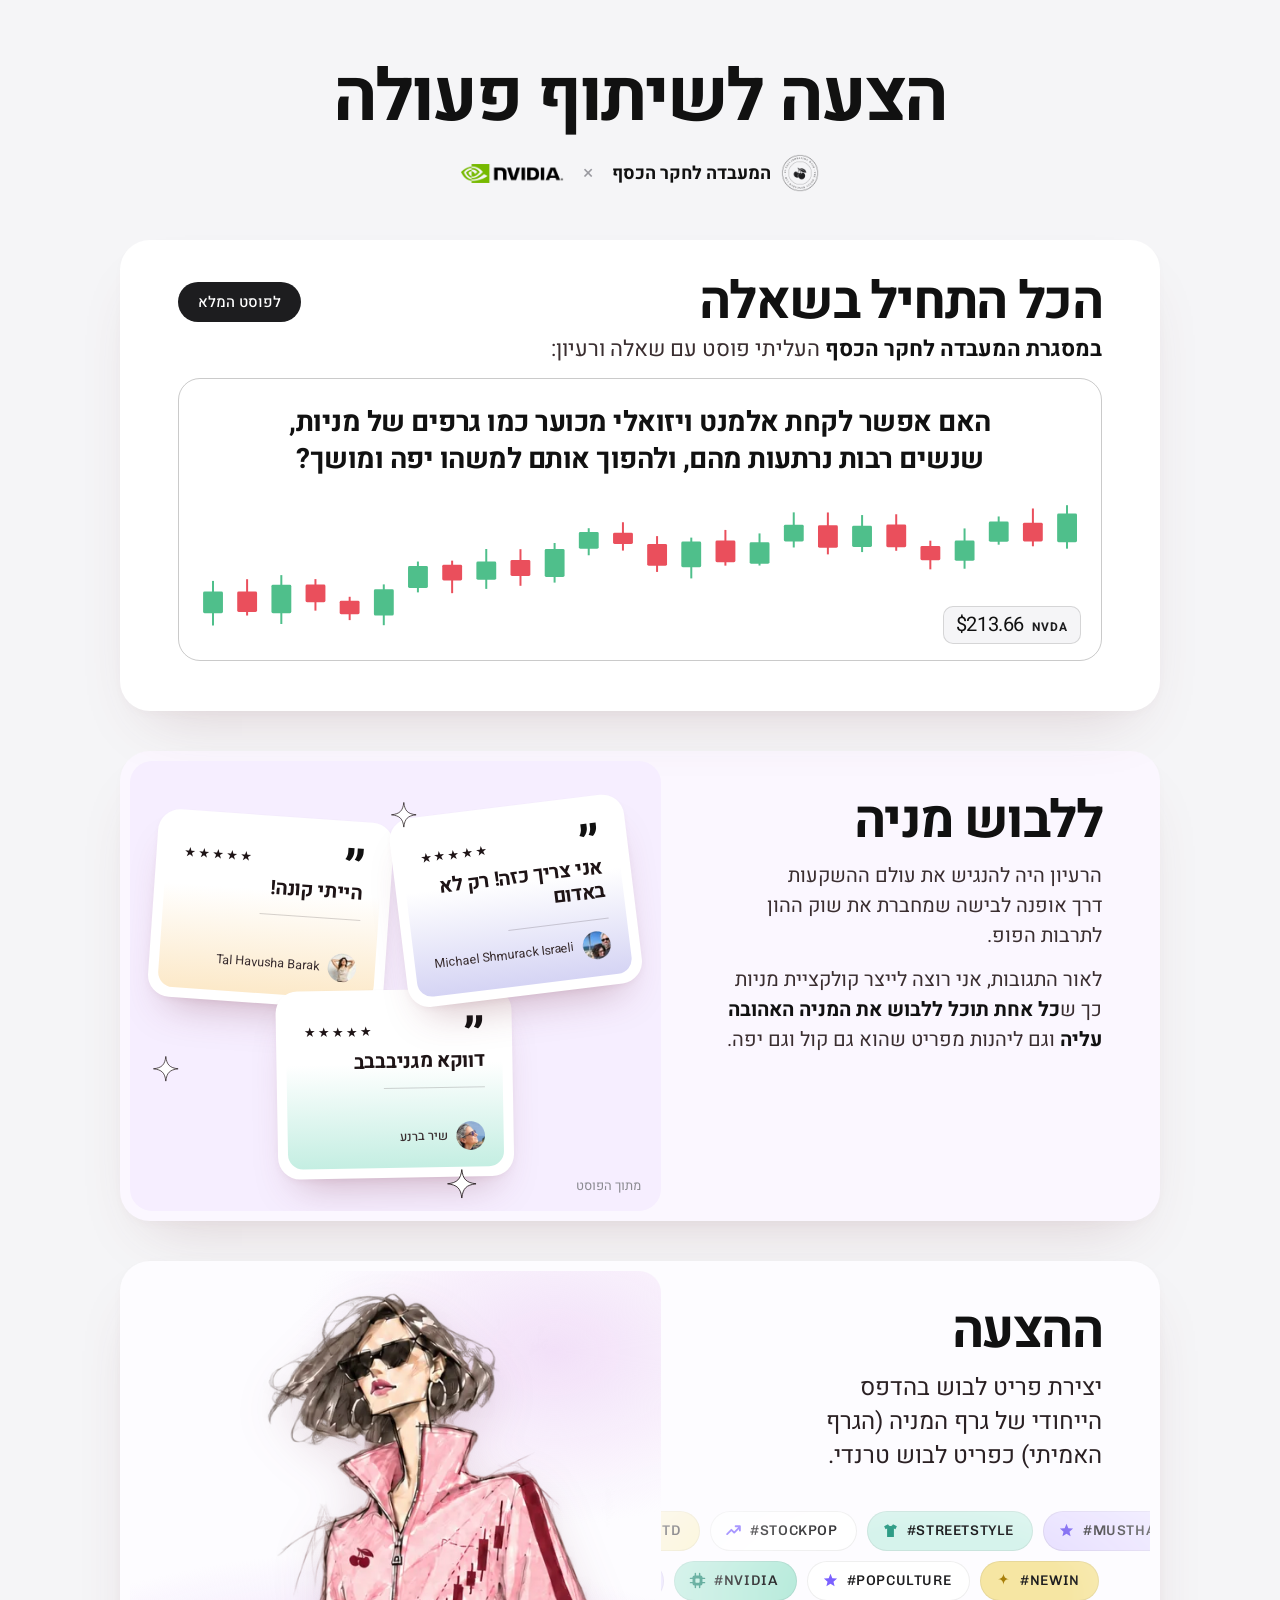
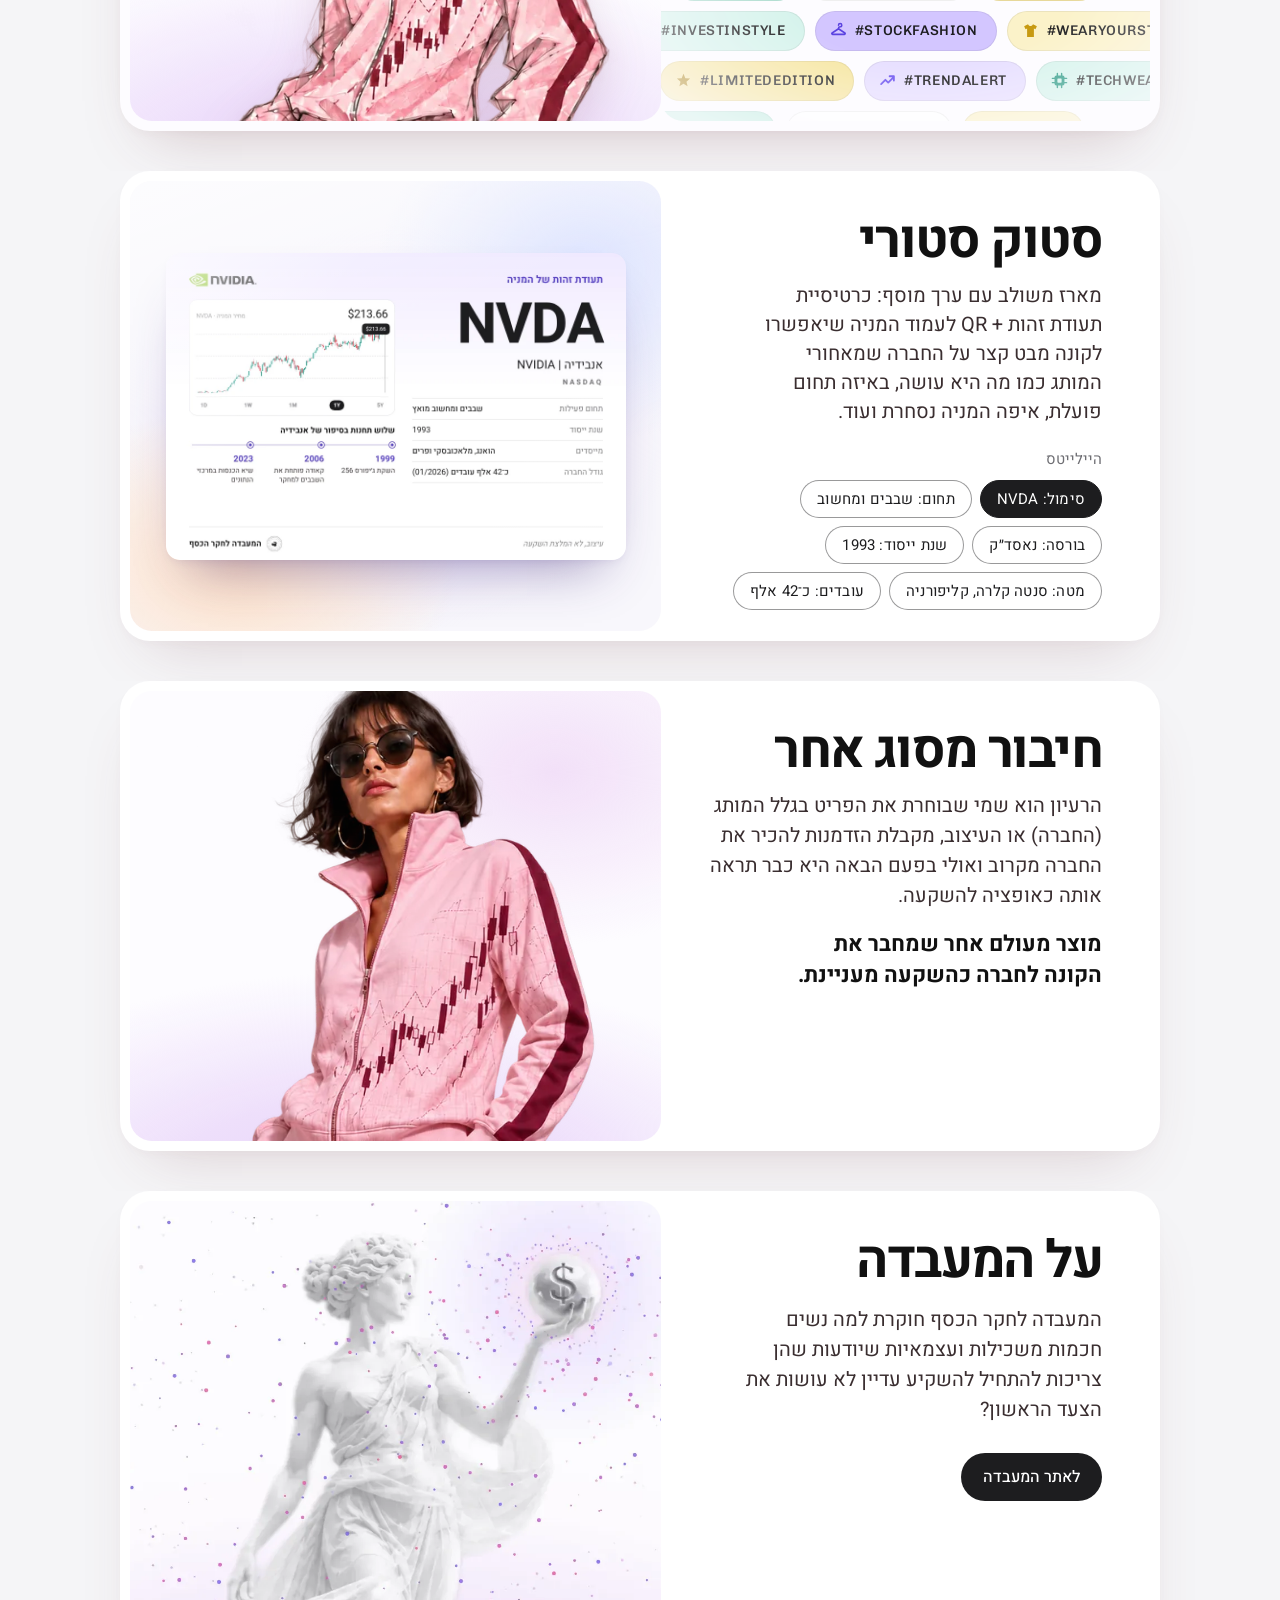
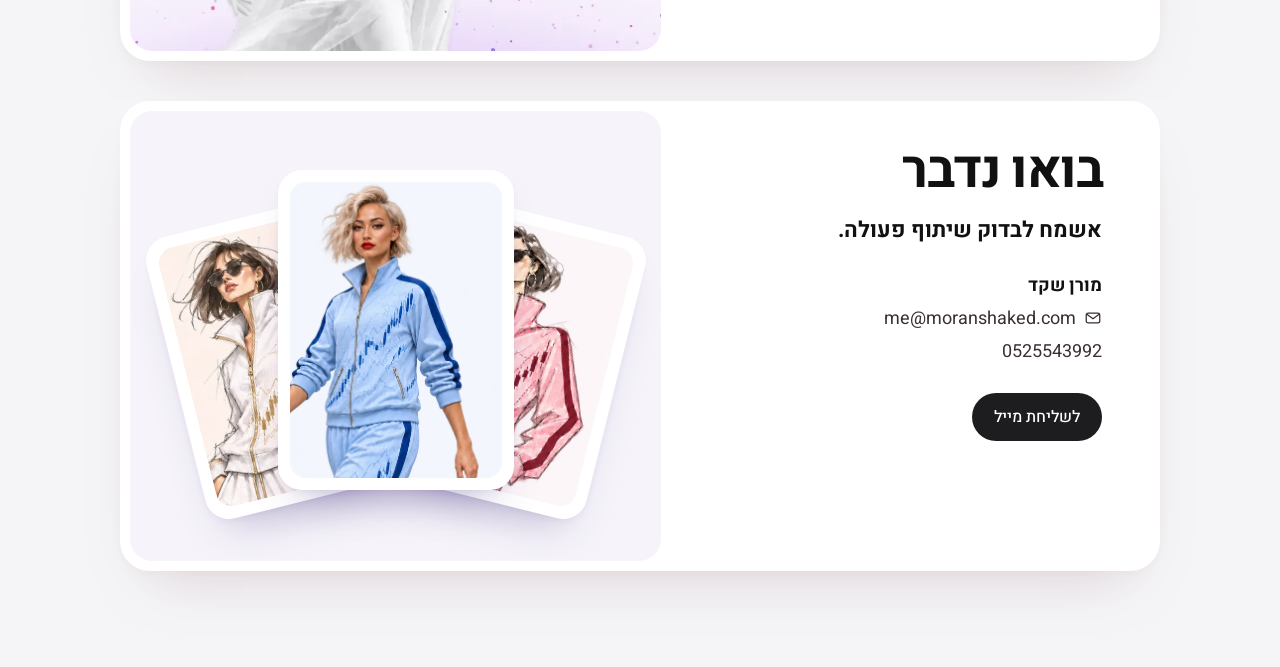
<file: p/nvidia-9757da0d/index.html>
<!doctype html><html lang="he" dir="rtl"><head><meta charset="utf-8"><meta name="viewport" content="width=device-width,initial-scale=1"><meta name="robots" content="noindex,nofollow"><title>הצעה לשיתוף פעולה | המעבדה לחקר הכסף × NVIDIA</title><link rel="icon" href="favicon.png"><meta property="og:title" content="הצעה לשיתוף פעולה | המעבדה לחקר הכסף × NVIDIA"><meta property="og:description" content="ללבוש מניה: קולקציית אופנה מגרף המניה האמיתי"><meta property="og:image" content="https://cherrixlabs.com/p/nvidia-9757da0d/og-cover.jpg"><meta property="og:url" content="https://cherrixlabs.com/p/nvidia-9757da0d/"><meta property="og:type" content="website"><meta name="twitter:card" content="summary_large_image"><style>
@font-face{font-family:Heebo;font-weight:400;src:url(fonts/heebo-hebrew-400-normal.woff2)}
@font-face{font-family:Heebo;font-weight:500;src:url(fonts/heebo-hebrew-500-normal.woff2)}
@font-face{font-family:Heebo;font-weight:700;src:url(fonts/heebo-hebrew-700-normal.woff2)}
@font-face{font-family:HeeboL;font-weight:400;src:url(fonts/heebo-latin-400-normal.woff2)}
@font-face{font-family:HeeboL;font-weight:700;src:url(fonts/heebo-latin-700-normal.woff2)}

*{box-sizing:border-box;margin:0;padding:0}
body{font-family:Heebo,HeeboL,sans-serif;color:#111;background:#F5F5F7}
.wrap{max-width:1120px;margin:0 auto;padding:64px 40px 40px}
h1{text-align:center;font-weight:700;letter-spacing:-2.2px;line-height:.95;font-size:72px}
.logos{display:flex;align-items:center;justify-content:center;gap:19px;margin-top:22px}
.lab{display:flex;align-items:center;gap:10px;font-weight:700;font-size:18px}
.lab img{height:38px}
.x{font-size:19px;color:#9A9AA0;font-family:HeeboL}
.nv{height:19px}
.card{margin-top:48px;background:#FDFCFF;border-radius:30px;padding:10px;display:flex;height:470px;
 box-shadow:0 30px 60px -30px rgba(120,60,70,.28),0 4px 14px -6px rgba(120,60,70,.08)}
.text{flex:.85;padding:56px 48px 40px;display:flex;flex-direction:column;justify-content:flex-start;position:relative;overflow:hidden;border-radius:22px}
.text > *{position:relative;z-index:1}
h2{font-weight:700;font-size:66px;letter-spacing:-1.8px;line-height:1}
.offer{font-size:28px;line-height:1.42;color:#2A2023;margin-top:20px;max-width:400px}
.sw{margin-top:auto;align-self:flex-start;width:190px;filter:drop-shadow(0 14px 18px rgba(120,50,60,.22))}
.photo{flex:1.15;border-radius:22px;position:relative;overflow:hidden;
 background:radial-gradient(70% 55% at 80% 18%,#F2E0F8 0%,rgba(242,224,248,0) 70%),radial-gradient(120% 70% at 45% 115%,#E6D3FA 0%,#EEDFFB 35%,rgba(238,223,251,0) 75%),#FDFCFF}
.photo:after{content:"";position:absolute;inset:0 0 0 auto;width:22%;background:linear-gradient(90deg,transparent,transparent);pointer-events:none}
.photo .w{position:absolute;top:-34px;left:-121px;height:1190px;z-index:2}
.seal{position:absolute;mix-blend-mode:multiply;pointer-events:none}
.sp{width:520px;right:-110px;top:-40px;opacity:.60;z-index:1}
.so{width:430px;left:-120px;bottom:-130px;opacity:.85;z-index:0}

.sec{background:#F5F5F7}
.sec2{padding:0 40px 40px}
.sec2 .inner{max-width:1040px;margin:0 auto}
.card2{background:#fff;border-radius:30px;padding:10px;display:flex;height:470px;
 box-shadow:0 30px 60px -30px rgba(120,60,70,.22),0 4px 14px -6px rgba(120,60,70,.06)}
.card2 .text{flex:.85;padding:56px 48px 44px;display:flex;flex-direction:column}
.card2 .lead{font-size:19px;line-height:1.5;color:#3A2E30;text-wrap:balance}
.card2 .lead b{font-weight:400;color:inherit}
.card2 .q{font-size:30px;font-weight:700;line-height:1.32;letter-spacing:-.6px;color:#111;margin-top:16px;border:1px solid rgba(17,17,17,.22);border-radius:18px;padding:22px 24px}
.card2 .more{margin-top:auto;align-self:flex-start;font-size:16px;font-weight:500;color:#111;text-decoration:underline;text-underline-offset:4px;text-decoration-thickness:1px}
.ill{flex:1.15;border-radius:22px;position:relative;overflow:hidden;background:linear-gradient(180deg,#FBF2F4 0%,#F7E7EB 100%)}
.ill .fig{position:absolute;left:50%;transform:translateX(-50%);top:14px;height:630px;z-index:2;filter:drop-shadow(0 16px 22px rgba(120,50,70,.18))}
.ill .seal2{position:absolute;width:520px;left:50%;top:50%;transform:translate(-50%,-50%);mix-blend-mode:multiply;opacity:.48;z-index:1}
.sec3{padding:0 40px 96px}
.sec3 .inner{max-width:1040px;margin:0 auto}
.qbox{flex:1.15;border-radius:22px;position:relative;overflow:hidden;background:#F6EEFF}
.card3{background:#FBF7FF}
.qc{position:absolute;width:236px;background:#fff;border-radius:22px;padding:10px;
 box-shadow:0 24px 40px -20px rgba(120,50,70,.35),0 3px 8px -4px rgba(120,50,70,.12)}
.qc .in{border-radius:15px;padding:18px 18px 16px;min-height:168px;display:flex;flex-direction:column}
.qc .top{display:flex;align-items:center;justify-content:space-between}
.qc .stars{font-family:HeeboL,sans-serif;font-size:13px;letter-spacing:2px;color:#1E1416;direction:ltr}
.qc .mk{font-family:Heebo;font-weight:700;font-size:46px;line-height:.75;height:26px;color:#111;text-align:right}
.qc .tx{font-size:20px;font-weight:700;line-height:1.22;letter-spacing:-.3px;color:#1E1416;margin-top:6px;unicode-bidi:isolate}
.qc .hr{height:1px;background:rgba(30,20,22,.18);margin:14px 0 10px;width:56%}
.qc .who{display:flex;align-items:center;gap:8px;margin-top:auto}
.qc .who img,.qc .who .ph{width:30px;height:30px;border-radius:50%;flex:none}
.qc .who .ph{background:#E9C9D1;display:flex;align-items:center;justify-content:center;font-size:9px;color:#7A5E64}
.qc .who span{font-size:12.5px;font-weight:500;color:#3A2E30;line-height:1.2}
.qa{right:26px;top:12px;transform:rotate(-7deg);z-index:5}
.qb{left:24px;top:22px;transform:rotate(4deg);z-index:1}
.qd{left:50%;margin-left:-118px;top:204px;transform:rotate(-1deg);z-index:3}
.spk{position:absolute;z-index:4}
.card3 .text{justify-content:center}
.card3 .text p{font-size:24px;line-height:1.5;color:#3A2E30;text-wrap:pretty}
.card3 .text p b{font-weight:700;color:#111}
.ill .sw2{position:absolute;right:26px;bottom:26px;width:170px;z-index:3;filter:drop-shadow(0 14px 18px rgba(120,50,70,.22))}
.qg{position:absolute;inset:0;transform:translate(-1.2px,14.8px)}.qa{right:26px;top:30px;transform:rotate(-7deg);z-index:5}.qb{left:24px;top:40px;transform:rotate(4deg);z-index:1}.qd{left:50%;margin-left:-118px;top:214px;transform:rotate(-1deg);z-index:3}.spk{z-index:9}.card3 .text p.p2{margin-top:18px;text-wrap:balance}.lat{font-family:HeeboL,Heebo,sans-serif;font-weight:500;letter-spacing:.5px;unicode-bidi:isolate;white-space:nowrap}.card2 .q .more{display:inline-block;margin-top:18px;font-size:16px;font-weight:500;letter-spacing:0}@font-face{font-family:Chivo;font-weight:500;src:url(fonts/chivo-latin-500-normal.woff2)}.tags{margin-top:26px;display:flex;flex-direction:column;gap:9.6px}.trow{display:flex;gap:8px}.mr44{margin-right:44px}.mr88{margin-right:88px}.mr64{margin-right:64px}.mr22{margin-right:22px}.mr40{margin-right:40px}.mr96{margin-right:96px}.tag{display:inline-flex;align-items:center;gap:8px;height:40px;padding:0 18px 0 15px;border-radius:999px;font-family:Chivo,sans-serif;font-weight:500;font-size:14px;letter-spacing:.6px;line-height:1;box-shadow:0 6px 14px -8px rgba(60,40,120,.35)}.tag svg{flex:none}.tag[style*="#FFFFFF"]{box-shadow:0 0 0 1px rgba(29,29,31,.08),0 6px 14px -8px rgba(60,40,120,.35)}.card2:not(.card3){background:#F6CAF2}.card2:not(.card3) .text .lead,.card2:not(.card3) .q,.card2:not(.card3) .more{color:#6E184E}.card2:not(.card3) .q{border-color:rgba(110,24,78,.35)}.ill{background:#6E184E}
.sec4,.sec5,.sec6,.sec7{padding:0 40px 40px}.sec7{padding-bottom:96px}
.sec4 .inner,.sec5 .inner,.sec6 .inner,.sec7 .inner{max-width:1040px;margin:0 auto}
.sec3{padding-bottom:40px !important}
.c4 .text,.c5 .text,.c6 .text,.c7 .text{padding:52px 48px 40px}.c4 .text{padding-top:44px}
.h2s{font-weight:700;font-size:52px;letter-spacing:-1.6px;line-height:1;color:#111}
.sub{font-size:20px;line-height:1.45;color:#3A2E30;margin-top:14px;text-wrap:balance}
.tp{font-size:18px;line-height:1.5;color:#6E6E73;margin-top:18px;text-wrap:pretty;transition:opacity .3s}
.fps{display:flex;flex-wrap:wrap;gap:6px;margin-top:14px;transition:opacity .3s}
.fp{font-size:13px;font-weight:500;color:#3A2E30;border:1px solid rgba(29,29,31,.16);border-radius:999px;padding:5px 12px;background:#fff}
.fp.on{background:#E9F7F5;border-color:#9ED9D0;color:#0E6E64}
.gl{flex:1.15;border-radius:22px;position:relative;overflow:hidden;
 background:radial-gradient(60% 50% at 20% 85%,#FFE1C7 0%,rgba(255,225,199,0) 70%),radial-gradient(55% 55% at 85% 20%,#DCE3FF 0%,rgba(220,227,255,0) 70%),radial-gradient(70% 60% at 50% 55%,#F3E8FF 0%,rgba(243,232,255,0) 75%),#F8F7FC}
.gl:before{content:"";position:absolute;inset:0;background:linear-gradient(160deg,rgba(255,255,255,.65) 0%,rgba(255,255,255,0) 38%);pointer-events:none;z-index:4}
.seg{position:absolute;top:20px;left:50%;transform:translateX(-50%);display:flex;gap:4px;padding:4px;border-radius:999px;background:rgba(255,255,255,.55);backdrop-filter:blur(6px);box-shadow:inset 0 0 0 1px rgba(255,255,255,.8),0 6px 16px -10px rgba(60,40,120,.35);z-index:6}
.seg button{all:unset;cursor:pointer;font-size:14px;font-weight:500;color:#3A2E30;padding:8px 18px;border-radius:999px}
.seg button.on{background:#fff;color:#111;box-shadow:0 4px 10px -6px rgba(60,40,120,.4)}
.seg .lt{font-family:HeeboL,Heebo;letter-spacing:.2px}
.mk4{position:absolute;left:50%;top:84px;transform:translateX(-50%);height:340px;border-radius:12px;z-index:3;transition:opacity .3s;
 box-shadow:0 30px 50px -24px rgba(60,40,120,.45),0 4px 12px -6px rgba(60,40,120,.18)}
.mkg{position:absolute;left:50%;top:84px;transform:translateX(-50%);height:340px;width:241px;border-radius:12px;z-index:3;pointer-events:none;
 background:linear-gradient(125deg,rgba(255,255,255,.55) 0%,rgba(255,255,255,0) 30%,rgba(255,255,255,0) 70%,rgba(255,255,255,.25) 100%)}
.seal4{position:absolute;width:104px;height:104px;left:calc(50% + 78px);top:62px;transform:rotate(10deg);z-index:7;filter:drop-shadow(0 8px 12px rgba(14,110,100,.25))}
.ph{flex:1.15;border-radius:22px;position:relative;overflow:hidden;background:#EFEFF2;display:flex;align-items:center;justify-content:center;color:#8A8A90;font-size:16px}
.c5 .text{justify-content:center}
.c5 p{font-size:20px;line-height:1.5;color:#3A2E30;text-wrap:pretty}
.c5 p.k{margin-top:18px;font-weight:700;color:#111;font-size:22px;line-height:1.4;text-wrap:balance}
.hero6{flex:1.15;border-radius:22px;position:relative;overflow:hidden;background:#FDFCFF url(hero-desktop-poster.webp) no-repeat;background-size:1211px 757px;background-position:-328px -38px}
.c6 .desc{font-size:20px;line-height:1.5;color:#8A8A90;margin-top:20px}
.lnk{margin-top:auto;align-self:flex-start;display:inline-flex;align-items:center;gap:8px;background:#1D1D1F;color:#fff;text-decoration:none;font-size:16px;font-weight:500;padding:12px 22px;border-radius:999px}
.lnk .p{font-size:20px;line-height:1}
.fan{flex:1.15;border-radius:22px;position:relative;overflow:hidden;background:#F6F4FA}
.fc{position:absolute;width:210px;height:290px;border-radius:24px;background:#fff;left:50%;top:50%;
 box-shadow:0 26px 44px -22px rgba(60,40,120,.35),0 3px 10px -4px rgba(60,40,120,.1);display:flex;align-items:center;justify-content:center;color:#9A9AA0;font-size:15px;padding:12px}
.fc .im{position:absolute;inset:12px;border-radius:16px;background:#ECEAF1;display:flex;align-items:center;justify-content:center}
.fl{transform:translate(-50%,-50%) translate(-118px,22px) rotate(-14deg);z-index:1}
.fr{transform:translate(-50%,-50%) translate(118px,22px) rotate(14deg);z-index:1}
.fm{transform:translate(-50%,-50%) translateY(-6px);z-index:2;width:236px;height:320px}
.card2.c4,.card2.c5,.card2.c6,.card2.c7{background:#fff}
.c6 .text,.c7 .text{padding-bottom:40px}
.c6 .bd p,.c7 .bd p{font-size:18px;line-height:1.5;color:#3A2E30;text-wrap:pretty;margin-top:12px}
.c6 .bd{margin-top:18px}
.c6 .bd p.k{font-weight:700;color:#111;font-size:20px;line-height:1.4;text-wrap:balance;margin-top:6px}
.c6 .bd p:first-child{margin-top:0}
.c7 .bd{margin-top:18px}
.c7 .bd p.ld{font-size:22px;line-height:1.4;font-weight:700;color:#111;text-wrap:balance;margin-top:0}
.c7 .ct{margin-top:26px;display:flex;flex-direction:column;gap:6px;font-size:18px;color:#3A2E30}
.c7 .ct .nm{font-weight:700;color:#111}
.c7 .ct a{color:#3A2E30;text-decoration:none;font-family:HeeboL,Heebo;unicode-bidi:plaintext;align-self:flex-start}
.lnk{margin-top:28px}
.card2.c6{height:auto;min-height:470px}
.c7 .bd p.ld{color:#111}

.mk4{height:auto;width:460px;top:96px;border-radius:14px}
.mkg{width:460px;height:307px;top:96px;border-radius:14px}
.seal4{left:calc(50% + 184px);top:40px;width:78px;height:78px}

.card2.c2n{display:block;height:auto;margin-top:48px;padding:10px;background:#fff}
.c2n .row{padding:44px 48px 0}
.c2n .ld2{font-size:22px;line-height:1.45;color:#3A2E30;margin-top:16px}
.c2n .ld2 b{font-weight:700;color:#111}
.c2n .qf{margin-top:20px;border:1px solid rgba(17,17,17,.22);border-radius:22px;padding:26px 40px 24px;text-align:center}
.c2n .q2{font-size:28px;font-weight:700;line-height:1.32;letter-spacing:-.5px;color:#111;text-wrap:balance}
.c2n .more2{display:inline-flex;align-items:center;margin-top:18px;font-size:15px;font-weight:500;color:#fff;text-decoration:none;background:#1D1D1F;border-radius:999px;padding:10px 22px}
.c2n .cdl{display:block;margin:6px 0 14px;width:100%;height:auto}
/* one heading size and place on every card */
.card h2,.card2 .text>h2.h2s{font-size:52px;letter-spacing:-1.6px;line-height:1;font-weight:700;color:#111;margin:0}
.card .text,.card2 .text{justify-content:flex-start !important;padding-top:44px !important}
.card .offer{font-size:24px;margin-top:14px}
.card3 .text p{font-size:20px;line-height:1.5;margin-top:14px}
.card3 .text p.p2{margin-top:14px}
.c5 .text>p:not(.k){margin-top:14px}

.c2n{position:relative}
.c2n .row{padding:30px 48px 0}
.c2n .ld2{margin-top:6px}
.c2n .qf{position:relative;margin:12px 48px 36px;padding:26px 24px 28px;text-align:center}
.c2n .q2{max-width:860px;margin:0 auto}
.c2n .more2{position:absolute;top:46px;left:58px;margin-top:0;padding:9px 20px}
.c2n .px{position:absolute;right:20px;bottom:16px;display:flex;align-items:baseline;gap:8px;direction:ltr;font-family:HeeboL,sans-serif;color:#111;line-height:1;background:#F5F5F7;border:1px solid rgba(17,17,17,.14);border-radius:10px;padding:8px 12px}
.c2n .px b{font-size:20px;font-weight:400;letter-spacing:-.4px}
.c2n .px i{font-style:normal;font-size:12px;font-weight:700;letter-spacing:1px;color:#1D1D1F}
.c2n .cdl{margin:20px 0 0;width:100%}

.card .photo .w.skf{top:12px;left:50%;transform:translateX(-50%);height:1320px;filter:drop-shadow(0 16px 22px rgba(120,50,70,.14))}
.card .text{position:relative}
.tcl{position:absolute;left:0;right:0;top:240px;bottom:0;overflow:hidden;
 -webkit-mask-image:radial-gradient(ellipse 70% 80% at 55% 40%,#000 40%,rgba(0,0,0,.28) 100%);mask-image:radial-gradient(ellipse 70% 80% at 55% 40%,#000 40%,rgba(0,0,0,.28) 100%)}
.tcl .tr{position:absolute;display:flex;gap:10px;white-space:nowrap}
.tcl .tg{display:inline-flex;align-items:center;gap:8px;height:40px;padding:0 18px 0 14px;border-radius:999px;font-family:Chivo,sans-serif;font-weight:500;font-size:14px;letter-spacing:.6px;line-height:1;color:#1D1D1F;border:1px solid rgba(29,29,31,.07)}

.card .text,.card2 .text{padding-top:34px !important}
.c2n .row{padding-top:26px}
.c2n .more2{top:42px}
.c2n .qf{margin-bottom:40px}

.card .photo .w.skf.skc{left:35px;transform:none;height:1320px;top:12px}
.card .offer{text-wrap:balance}

.sec3 .card{margin-top:40px}

.qbox .src{position:absolute;right:20px;bottom:16px;font-size:13px;color:#8A8A90;z-index:5}
.seg{top:22px;padding:5px;background:rgba(255,255,255,.85);box-shadow:inset 0 0 0 1px rgba(29,29,31,.10),0 8px 18px -10px rgba(60,40,120,.35)}
.seg button{font-size:15px;padding:9px 20px;transition:background .2s,color .2s}
.seg button:not(.on):hover{background:rgba(29,29,31,.06)}
.seg button.on{background:#1D1D1F;color:#fff;box-shadow:none}
.mk4{cursor:pointer}
.c5 .photo{flex:1.15}
.hero6{background-size:2422px 1514px;background-position:-1126px -136px}
.c7 .ct a.em{display:inline-flex;align-items:center;gap:8px}
.fc .im.i-gold{background:#FDF0EB url(sk_gold.webp) no-repeat;background-size:440px auto;background-position:-45px -2px}
.fc .im.i-pink{background:#FDF6F8 url(sk_fig_cherry.webp) no-repeat;background-size:440px auto;background-position:-45px -2px}
.fc .im.i-blonde{background:#F3F6FC url(ph_blonde.webp) no-repeat;background-size:358px auto;background-position:-96px -2px}

@media (max-width:700px){
 .wrap{padding:36px 16px 8px}
 h1{font-size:38px;letter-spacing:-1.2px}
 .logos{gap:10px;margin-top:14px;transform:scale(.82)}
 .sec2,.sec3,.sec4,.sec5,.sec6,.sec7{padding:0 16px 20px}
 .sec3{padding-bottom:20px !important}
 .sec7{padding-bottom:48px}
 .card,.card2{flex-direction:column;height:auto !important;min-height:0 !important;padding:8px;border-radius:24px;margin-top:20px}
 .sec3 .card{margin-top:20px}
 .card2.c2n{margin-top:28px;padding:8px}
 .card .text,.card2 .text{flex:none;padding:26px 18px 24px !important}
 .card h2,.card2 .text>h2.h2s,.c2n h2{font-size:34px !important;letter-spacing:-1px !important}
 .photo,.qbox,.gl,.hero6,.fan,.c5 .photo{flex:none;height:360px;border-radius:18px}
 .card3 .text p,.c5 p,.sub{font-size:17px}
 .c5 p.k,.c7 .bd p.ld,.c6 .bd p.k{font-size:18px}
 .c6 .bd p,.c7 .bd p,.tp,.c7 .ct{font-size:16px}
 .card .offer{font-size:19px}
 .lnk{margin-top:22px}
 /* card 1 */
 .c2n .row{padding:18px 10px 0}
 .c2n .ld2{font-size:17px}
 .c2n .more2{position:static;display:table;margin:12px auto 0 10px;font-size:14px;padding:8px 18px}
 .c2n .qf{margin:12px 0 0;padding:20px 12px 14px}
 .c2n .q2{font-size:19px;line-height:1.35}
 .c2n .cdl{margin-top:16px;height:110px}
 .c2n .px{right:10px;bottom:10px;padding:5px 9px;gap:6px}
 .c2n .px b{font-size:15px}.c2n .px i{font-size:10px}
 /* idea */
 .qg{inset:auto;left:50%;top:50%;width:530px;height:450px;transform:translate(-50%,-50%) scale(.66)}
 .qbox .src{right:14px;bottom:12px;font-size:12px}
 /* offer */
 .tcl{position:relative;top:auto;bottom:auto;height:200px;margin:20px -18px -24px}
 .card .photo .w.skf.skc{height:1056px;top:10px;left:-48px}
 /* stock story */
 .gl{height:300px}
 .seg{top:16px}.seg button{font-size:14px;padding:8px 16px;white-space:nowrap}
 .mk4,.mkg{width:calc(100% - 28px);height:auto;top:72px;aspect-ratio:3/2}
 /* card 5 */
 .c5 .photo .w{height:952px;top:-27px;left:-138px}
 /* lab */
 .hero6{background-size:1562px 977px;background-position:-726px -78px}
 /* contact */
 .fan .fc{scale:.8}
}

.fp.on{background:#EFE9FF;border-color:#CFC4F7;color:#4A33C9}

.c6 .bd p{font-size:20px;line-height:1.5;color:#3A2E30;font-weight:400}
.hero6{background-size:1070px 669px;background-position:-272px -40px}
.mk4{top:72px;cursor:default}.mkg{top:72px}
.hl{margin-top:22px}
.hlh{display:block;font-size:15px;color:#6E6E73;margin-bottom:10px}
.c4 .fps{gap:8px;margin-top:0}
.c4 .fp{font-size:15px;font-weight:400;color:#1D1D1F;border:1px solid rgba(29,29,31,.45);background:#fff;padding:7px 16px;letter-spacing:.2px}
.c4 .fp.on{background:#1D1D1F;border-color:#1D1D1F;color:#fff}
@media (max-width:700px){.mk4,.mkg{top:28px}.gl{height:260px}.c6 .bd p{font-size:17px}.hero6{background-size:690px 431px;background-position:-175px -10px}.c4 .fp{font-size:13px;padding:6px 12px}}
</style></head><body><section class="sec sec1"><div class="wrap">
<h1>הצעה לשיתוף פעולה</h1>
<div class="logos"><div class="lab"><img src="lab-logo-black.png" alt="">המעבדה לחקר הכסף</div><span class="x">×</span><img class="nv" src="logo.png" alt="NVIDIA"></div>
<div class="card2 c2n"><div class="row"><div class="t2"><h2 class="h2s">הכל התחיל בשאלה</h2><p class="ld2"><b>במסגרת המעבדה לחקר הכסף</b> העליתי פוסט עם שאלה ורעיון:</p></div></div><a class="more2" href="https://www.facebook.com/share/p/18ni4GioaK/" target="_blank" rel="noopener">לפוסט המלא</a><div class="qf"><p class="q2">האם אפשר לקחת אלמנט ויזואלי מכוער כמו גרפים של מניות, שנשים רבות נרתעות מהם, ולהפוך אותם למשהו יפה ומושך?</p><div class="px"><b>$213.66</b><i>NVDA</i></div><svg class="cdl" preserveAspectRatio="none" viewBox="0 0 876 133" width="876" height="133" direction="ltr"><line x1="10.0" x2="10.0" y1="82.1" y2="126.8" stroke="#4FBF8B" stroke-width="2"/><rect x="0.1" y="92.6" width="19.9" height="21.8" rx="1.5" fill="#4FBF8B"/><line x1="44.2" x2="44.2" y1="80.4" y2="116.8" stroke="#EA4F5C" stroke-width="2"/><rect x="34.3" y="92.7" width="19.9" height="20.6" rx="1.5" fill="#EA4F5C"/><line x1="78.5" x2="78.5" y1="76.3" y2="125.3" stroke="#4FBF8B" stroke-width="2"/><rect x="68.6" y="85.9" width="19.9" height="28.7" rx="1.5" fill="#4FBF8B"/><line x1="112.7" x2="112.7" y1="80.3" y2="111.9" stroke="#EA4F5C" stroke-width="2"/><rect x="102.8" y="85.7" width="19.9" height="17.7" rx="1.5" fill="#EA4F5C"/><line x1="147.0" x2="147.0" y1="98.0" y2="121.4" stroke="#EA4F5C" stroke-width="2"/><rect x="137.0" y="102.0" width="19.9" height="13.4" rx="1.5" fill="#EA4F5C"/><line x1="181.2" x2="181.2" y1="85.6" y2="126.5" stroke="#4FBF8B" stroke-width="2"/><rect x="171.3" y="90.4" width="19.9" height="26.3" rx="1.5" fill="#4FBF8B"/><line x1="215.4" x2="215.4" y1="62.7" y2="93.6" stroke="#4FBF8B" stroke-width="2"/><rect x="205.5" y="67.2" width="19.9" height="22.0" rx="1.5" fill="#4FBF8B"/><line x1="249.7" x2="249.7" y1="61.8" y2="94.4" stroke="#EA4F5C" stroke-width="2"/><rect x="239.8" y="66.0" width="19.9" height="15.6" rx="1.5" fill="#EA4F5C"/><line x1="283.9" x2="283.9" y1="50.1" y2="90.1" stroke="#4FBF8B" stroke-width="2"/><rect x="274.0" y="62.7" width="19.9" height="18.3" rx="1.5" fill="#4FBF8B"/><line x1="318.2" x2="318.2" y1="50.3" y2="87.0" stroke="#EA4F5C" stroke-width="2"/><rect x="308.2" y="61.2" width="19.9" height="15.9" rx="1.5" fill="#EA4F5C"/><line x1="352.4" x2="352.4" y1="44.1" y2="83.8" stroke="#4FBF8B" stroke-width="2"/><rect x="342.5" y="50.2" width="19.9" height="27.9" rx="1.5" fill="#4FBF8B"/><line x1="386.6" x2="386.6" y1="29.3" y2="56.4" stroke="#4FBF8B" stroke-width="2"/><rect x="376.7" y="33.2" width="19.9" height="16.7" rx="1.5" fill="#4FBF8B"/><line x1="420.9" x2="420.9" y1="23.3" y2="51.7" stroke="#EA4F5C" stroke-width="2"/><rect x="411.0" y="33.8" width="19.9" height="11.3" rx="1.5" fill="#EA4F5C"/><line x1="455.1" x2="455.1" y1="37.2" y2="73.1" stroke="#EA4F5C" stroke-width="2"/><rect x="445.2" y="45.2" width="19.9" height="21.6" rx="1.5" fill="#EA4F5C"/><line x1="489.4" x2="489.4" y1="38.7" y2="79.6" stroke="#4FBF8B" stroke-width="2"/><rect x="479.4" y="42.5" width="19.9" height="25.9" rx="1.5" fill="#4FBF8B"/><line x1="523.6" x2="523.6" y1="31.0" y2="66.8" stroke="#EA4F5C" stroke-width="2"/><rect x="513.7" y="41.6" width="19.9" height="21.8" rx="1.5" fill="#EA4F5C"/><line x1="557.8" x2="557.8" y1="34.5" y2="66.7" stroke="#4FBF8B" stroke-width="2"/><rect x="547.9" y="43.4" width="19.9" height="21.4" rx="1.5" fill="#4FBF8B"/><line x1="592.1" x2="592.1" y1="13.4" y2="48.6" stroke="#4FBF8B" stroke-width="2"/><rect x="582.2" y="25.9" width="19.9" height="16.7" rx="1.5" fill="#4FBF8B"/><line x1="626.3" x2="626.3" y1="13.5" y2="55.5" stroke="#EA4F5C" stroke-width="2"/><rect x="616.4" y="26.4" width="19.9" height="22.5" rx="1.5" fill="#EA4F5C"/><line x1="660.6" x2="660.6" y1="16.1" y2="53.2" stroke="#4FBF8B" stroke-width="2"/><rect x="650.6" y="26.9" width="19.9" height="21.2" rx="1.5" fill="#4FBF8B"/><line x1="694.8" x2="694.8" y1="15.3" y2="51.9" stroke="#EA4F5C" stroke-width="2"/><rect x="684.9" y="25.5" width="19.9" height="22.8" rx="1.5" fill="#EA4F5C"/><line x1="729.0" x2="729.0" y1="41.8" y2="70.5" stroke="#EA4F5C" stroke-width="2"/><rect x="719.1" y="47.0" width="19.9" height="14.4" rx="1.5" fill="#EA4F5C"/><line x1="763.3" x2="763.3" y1="29.5" y2="69.9" stroke="#4FBF8B" stroke-width="2"/><rect x="753.4" y="41.7" width="19.9" height="20.2" rx="1.5" fill="#4FBF8B"/><line x1="797.5" x2="797.5" y1="17.5" y2="45.8" stroke="#4FBF8B" stroke-width="2"/><rect x="787.6" y="22.5" width="19.9" height="20.4" rx="1.5" fill="#4FBF8B"/><line x1="831.8" x2="831.8" y1="9.5" y2="47.4" stroke="#EA4F5C" stroke-width="2"/><rect x="821.8" y="23.9" width="19.9" height="18.6" rx="1.5" fill="#EA4F5C"/><line x1="866.0" x2="866.0" y1="6.2" y2="49.8" stroke="#4FBF8B" stroke-width="2"/><rect x="856.1" y="14.6" width="19.9" height="28.8" rx="1.5" fill="#4FBF8B"/></svg></div></div></div></section><section class="sec sec3"><div class="inner"><div class="card2 card3"><div class="text"><h2 class="h2s">ללבוש מניה</h2><p>הרעיון היה להנגיש את עולם ההשקעות דרך אופנה לבישה שמחברת את שוק ההון לתרבות הפופ.</p><p class="p2">לאור התגובות, אני רוצה לייצר קולקציית מניות כך ש<b>כל אחת תוכל ללבוש את המניה האהובה עליה</b> וגם ליהנות מפריט שהוא גם קול וגם יפה.</p></div><div class="qbox"><div class="qg"><div class="qc qa"><div class="in" style="background:linear-gradient(180deg,#FFFFFF 0%,#FFFFFF 38%,#D5D4F4 100%)"><div class="top"><span class="mk">״</span><span class="stars">★★★★★</span></div><p class="tx" dir="rtl">אני צריך כזה! רק לא באדום</p><span class="hr"></span><div class="who"><img src="av_mic.png" alt=""><span>Michael Shmurack Israeli</span></div></div></div><div class="qc qb"><div class="in" style="background:linear-gradient(180deg,#FFFFFF 0%,#FFFFFF 38%,#FCE9C9 100%)"><div class="top"><span class="mk">״</span><span class="stars">★★★★★</span></div><p class="tx" dir="rtl">הייתי קונה!</p><span class="hr"></span><div class="who"><img src="av_tal.png" alt=""><span>Tal Havusha Barak</span></div></div></div><div class="qc qd"><div class="in" style="background:linear-gradient(180deg,#FFFFFF 0%,#FFFFFF 38%,#C4EEE2 100%)"><div class="top"><span class="mk">״</span><span class="stars">★★★★★</span></div><p class="tx" dir="rtl">דווקא מגניבבבב</p><span class="hr"></span><div class="who"><img src="av_shir.png" alt=""><span>שיר ברנע</span></div></div></div><svg class="spk" style="left:262px;top:26px" width="26" height="26" viewBox="0 0 40 40"><path d="M20 1 C21.5 14 26 18.5 39 20 C26 21.5 21.5 26 20 39 C18.5 26 14 21.5 1 20 C14 18.5 18.5 14 20 1Z" fill="#fff" stroke="#1E1416" stroke-width="1.1"/></svg><svg class="spk" style="left:24px;top:280px" width="26" height="26" viewBox="0 0 40 40"><path d="M20 1 C21.5 14 26 18.5 39 20 C26 21.5 21.5 26 20 39 C18.5 26 14 21.5 1 20 C14 18.5 18.5 14 20 1Z" fill="#fff" stroke="#1E1416" stroke-width="1.1"/></svg><svg class="spk" style="left:318px;bottom:27px" width="30" height="30" viewBox="0 0 40 40"><path d="M20 1 C21.5 14 26 18.5 39 20 C26 21.5 21.5 26 20 39 C18.5 26 14 21.5 1 20 C14 18.5 18.5 14 20 1Z" fill="#fff" stroke="#1E1416" stroke-width="1.1"/></svg></div><span class="src">מתוך הפוסט</span></div></div><div class="card">
 <div class="text"><h2>ההצעה</h2><p class="offer">יצירת פריט לבוש בהדפס הייחודי של גרף המניה (הגרף האמיתי) כפריט לבוש טרנדי.</p><div class="tcl" dir="ltr"><div class="tr" style="top:0px;left:-70px"><span class="tg" style="background:#FBF2C9"><svg width="17" height="17" viewBox="0 0 24 24"><path d="M12 2c.6 4.6 2.4 7.4 8 8-5.6.6-7.4 3.4-8 8-.6-4.6-2.4-7.4-8-8 5.6-.6 7.4-3.4 8-8z" fill="#C79A12"/></svg><span>#OOTD</span></span><span class="tg" style="background:#FFFFFF"><svg width="17" height="17" viewBox="0 0 24 24"><path d="M3 17l6-6 4 4 8-8M15 6h6v6" fill="none" stroke="#7B61FF" stroke-width="2.6" stroke-linecap="round" stroke-linejoin="round"/></svg><span>#STOCKPOP</span></span><span class="tg" style="background:#D6F3EC"><svg width="17" height="17" viewBox="0 0 24 24"><path d="M8.5 3 3 6l2 4.2 2.2-1V21h9.6V9.2l2.2 1L21 6l-5.5-3c-.6 1.6-2 2.6-3.5 2.6S9.1 4.6 8.5 3z" fill="#2E9C86"/></svg><span>#STREETSTYLE</span></span><span class="tg" style="background:#E7DFFF"><svg width="17" height="17" viewBox="0 0 24 24"><path d="M12 2.5l2.6 6.2 6.7.5-5.1 4.4 1.6 6.5L12 16.6l-5.8 3.5 1.6-6.5L2.7 9.2l6.7-.5z" fill="#6E55F0"/></svg><span>#MUSTHAVE</span></span></div><div class="tr" style="top:50px;left:-150px"><span class="tg" style="background:#E7DFFF"><svg width="17" height="17" viewBox="0 0 24 24"><path d="M12 4.5a2.3 2.3 0 1 1 2.3 2.3c-1 0-2.3.6-2.3 1.9v.8L21 15.5c.9.6.5 2-.6 2H3.6c-1.1 0-1.5-1.4-.6-2L12 9.5" fill="none" stroke="#6E55F0" stroke-width="2.2" stroke-linecap="round" stroke-linejoin="round"/></svg><span>#CHARTCHIC</span></span><span class="tg" style="background:#B9EBDC"><svg width="17" height="17" viewBox="0 0 24 24"><rect x="5" y="5" width="14" height="14" rx="2.5" fill="#1F8A73"/><rect x="9" y="9" width="6" height="6" rx="1" fill="#B9EBDC"/><path d="M9 2v3M15 2v3M9 19v3M15 19v3M2 9h3M2 15h3M19 9h3M19 15h3" stroke="#1F8A73" stroke-width="2" stroke-linecap="round"/></svg><span>#NVIDIA</span></span><span class="tg" style="background:#FFFFFF"><svg width="17" height="17" viewBox="0 0 24 24"><path d="M12 2.5l2.6 6.2 6.7.5-5.1 4.4 1.6 6.5L12 16.6l-5.8 3.5 1.6-6.5L2.7 9.2l6.7-.5z" fill="#7B61FF"/></svg><span>#POPCULTURE</span></span><span class="tg" style="background:#F6E6A3"><svg width="17" height="17" viewBox="0 0 24 24"><path d="M12 2c.6 4.6 2.4 7.4 8 8-5.6.6-7.4 3.4-8 8-.6-4.6-2.4-7.4-8-8 5.6-.6 7.4-3.4 8-8z" fill="#A87F0A"/></svg><span>#NEWIN</span></span></div><div class="tr" style="top:100px;left:-40px"><span class="tg" style="background:#D6F3EC"><svg width="17" height="17" viewBox="0 0 24 24"><path d="M3 17l6-6 4 4 8-8M15 6h6v6" fill="none" stroke="#2E9C86" stroke-width="2.6" stroke-linecap="round" stroke-linejoin="round"/></svg><span>#INVESTINSTYLE</span></span><span class="tg" style="background:#D3C6FF"><svg width="17" height="17" viewBox="0 0 24 24"><path d="M12 4.5a2.3 2.3 0 1 1 2.3 2.3c-1 0-2.3.6-2.3 1.9v.8L21 15.5c.9.6.5 2-.6 2H3.6c-1.1 0-1.5-1.4-.6-2L12 9.5" fill="none" stroke="#5B43E0" stroke-width="2.2" stroke-linecap="round" stroke-linejoin="round"/></svg><span>#STOCKFASHION</span></span><span class="tg" style="background:#FBF2C9"><svg width="17" height="17" viewBox="0 0 24 24"><path d="M8.5 3 3 6l2 4.2 2.2-1V21h9.6V9.2l2.2 1L21 6l-5.5-3c-.6 1.6-2 2.6-3.5 2.6S9.1 4.6 8.5 3z" fill="#C79A12"/></svg><span>#WEARYOURSTOCK</span></span></div><div class="tr" style="top:150px;left:-120px"><span class="tg" style="background:#FFFFFF"><svg width="17" height="17" viewBox="0 0 24 24"><path d="M12 2c.6 4.6 2.4 7.4 8 8-5.6.6-7.4 3.4-8 8-.6-4.6-2.4-7.4-8-8 5.6-.6 7.4-3.4 8-8z" fill="#7B61FF"/></svg><span>#DROP</span></span><span class="tg" style="background:#F6E6A3"><svg width="17" height="17" viewBox="0 0 24 24"><path d="M12 2.5l2.6 6.2 6.7.5-5.1 4.4 1.6 6.5L12 16.6l-5.8 3.5 1.6-6.5L2.7 9.2l6.7-.5z" fill="#A87F0A"/></svg><span>#LIMITEDEDITION</span></span><span class="tg" style="background:#E7DFFF"><svg width="17" height="17" viewBox="0 0 24 24"><path d="M3 17l6-6 4 4 8-8M15 6h6v6" fill="none" stroke="#6E55F0" stroke-width="2.6" stroke-linecap="round" stroke-linejoin="round"/></svg><span>#TRENDALERT</span></span><span class="tg" style="background:#D6F3EC"><svg width="17" height="17" viewBox="0 0 24 24"><rect x="5" y="5" width="14" height="14" rx="2.5" fill="#2E9C86"/><rect x="9" y="9" width="6" height="6" rx="1" fill="#D6F3EC"/><path d="M9 2v3M15 2v3M9 19v3M15 19v3M2 9h3M2 15h3M19 9h3M19 15h3" stroke="#2E9C86" stroke-width="2" stroke-linecap="round"/></svg><span>#TECHWEAR</span></span></div><div class="tr" style="top:200px;left:-60px"><span class="tg" style="background:#B9EBDC"><svg width="17" height="17" viewBox="0 0 24 24"><path d="M8.5 3 3 6l2 4.2 2.2-1V21h9.6V9.2l2.2 1L21 6l-5.5-3c-.6 1.6-2 2.6-3.5 2.6S9.1 4.6 8.5 3z" fill="#1F8A73"/></svg><span>#FASHIONWEEK</span></span><span class="tg" style="background:#FFFFFF"><svg width="17" height="17" viewBox="0 0 24 24"><path d="M12 4.5a2.3 2.3 0 1 1 2.3 2.3c-1 0-2.3.6-2.3 1.9v.8L21 15.5c.9.6.5 2-.6 2H3.6c-1.1 0-1.5-1.4-.6-2L12 9.5" fill="none" stroke="#7B61FF" stroke-width="2.2" stroke-linecap="round" stroke-linejoin="round"/></svg><span>#STYLEINVEST</span></span><span class="tg" style="background:#FBF2C9"><svg width="17" height="17" viewBox="0 0 24 24"><path d="M12 2.5l2.6 6.2 6.7.5-5.1 4.4 1.6 6.5L12 16.6l-5.8 3.5 1.6-6.5L2.7 9.2l6.7-.5z" fill="#C79A12"/></svg><span>#ICONIC</span></span></div></div></div>
 <div class="photo"><img class="w skf skc" src="sk_fig_cherry.webp" alt=""></div>
</div>
</div></section><section class="sec sec4"><div class="inner"><div class="card2 c4"><div class="text"><h2 class="h2s">סטוק סטורי</h2><p class="sub">מארז משולב עם ערך מוסף: כרטיסיית תעודת זהות + <span dir="ltr">QR</span> לעמוד המניה שיאפשרו לקונה מבט קצר על החברה שמאחורי המותג כמו מה היא עושה, באיזה תחום פועלת, איפה המניה נסחרת ועוד.</p><div class="hl"><span class="hlh">היילייטס</span><div class="fps" id="fps"><span class="fp on">סימול: NVDA</span><span class="fp">תחום: שבבים ומחשוב</span><span class="fp">בורסה: נאסד״ק</span><span class="fp">שנת ייסוד: 1993</span><span class="fp">מטה: סנטה קלרה, קליפורניה</span><span class="fp">עובדים: כ־42 אלף</span></div></div></div><div class="gl"><img class="mk4" id="mk4" src="idcard.webp" alt=""><span class="mkg"></span></div></div></div></section><section class="sec sec5"><div class="inner"><div class="card2 c5"><div class="text"><h2 class="h2s">חיבור מסוג אחר</h2><p>הרעיון הוא שמי שבוחרת את הפריט בגלל המותג (החברה) או העיצוב, מקבלת הזדמנות להכיר את החברה מקרוב ואולי בפעם הבאה היא כבר תראה אותה כאופציה להשקעה.</p><p class="k">מוצר מעולם אחר שמחבר את הקונה לחברה כהשקעה מעניינת.</p></div><div class="photo"><img class="w" src="wB.webp" alt=""></div></div></div></section><section class="sec sec6"><div class="inner"><div class="card2 c6"><div class="text"><h2 class="h2s">על המעבדה</h2><div class="bd"><p>המעבדה לחקר הכסף חוקרת למה נשים חכמות משכילות ועצמאיות שיודעות שהן צריכות להתחיל להשקיע עדיין לא עושות את הצעד הראשון?</p></div><a class="lnk" href="https://cherrixlabs.com" target="_blank" rel="noopener"><span>לאתר המעבדה</span></a></div><div class="hero6"></div></div></div></section><section class="sec sec7"><div class="inner"><div class="card2 c7"><div class="text"><h2 class="h2s">בואו נדבר</h2><div class="bd"><p class="ld">אשמח לבדוק שיתוף פעולה.</p></div><div class="ct"><span class="nm">מורן שקד</span><a class="em" href="mailto:me@moranshaked.com"><svg class="env" width="18" height="18" viewBox="0 0 24 24" aria-hidden="true"><rect x="3" y="5.5" width="18" height="13" rx="2.5" fill="none" stroke="#3A2E30" stroke-width="1.7"/><path d="M3.8 7l8.2 6 8.2-6" fill="none" stroke="#3A2E30" stroke-width="1.7" stroke-linecap="round" stroke-linejoin="round"/></svg><span>me@moranshaked.com</span></a><a href="tel:+972525543992">0525543992</a></div><a class="lnk" href="mailto:me@moranshaked.com"><span>לשליחת מייל</span></a></div><div class="fan"><div class="fc fl"><div class="im i-gold"></div></div><div class="fc fr"><div class="im i-pink"></div></div><div class="fc fm"><div class="im i-blonde"></div></div></div></div></div></section></body></html>
</file>
<file: assets/css/site.css>
/* The Money Research Lab · site styles · Stage 1
   Values: MONEY_LAB_WEBSITE_DESIGN_SPEC (+ section files), states-sheet, MOTION_VALUES (15.11.2026) */

/* ---------- fonts (self-hosted, no third party) ---------- */
@font-face{font-family:Heebo;font-weight:400;font-display:swap;src:url(../fonts/heebo-hebrew-400-normal.woff2) format("woff2");unicode-range:U+0590-05FF,U+200C-2010,U+20AA,U+25CC,U+FB1D-FB4F}
@font-face{font-family:Heebo;font-weight:500;font-display:swap;src:url(../fonts/heebo-hebrew-500-normal.woff2) format("woff2");unicode-range:U+0590-05FF,U+200C-2010,U+20AA,U+25CC,U+FB1D-FB4F}
@font-face{font-family:Heebo;font-weight:700;font-display:swap;src:url(../fonts/heebo-hebrew-700-normal.woff2) format("woff2");unicode-range:U+0590-05FF,U+200C-2010,U+20AA,U+25CC,U+FB1D-FB4F}
@font-face{font-family:Heebo;font-weight:400;font-display:swap;src:url(../fonts/heebo-latin-400-normal.woff2) format("woff2");unicode-range:U+0000-00FF,U+2000-206F,U+20AC,U+2122}
@font-face{font-family:Heebo;font-weight:500;font-display:swap;src:url(../fonts/heebo-latin-500-normal.woff2) format("woff2");unicode-range:U+0000-00FF,U+2000-206F,U+20AC,U+2122}
@font-face{font-family:Heebo;font-weight:700;font-display:swap;src:url(../fonts/heebo-latin-700-normal.woff2) format("woff2");unicode-range:U+0000-00FF,U+2000-206F,U+20AC,U+2122}
@font-face{font-family:Chivo;font-weight:500;font-display:swap;src:url(../fonts/chivo-latin-500-normal.woff2) format("woff2")}
@font-face{font-family:Chivo;font-weight:600;font-display:swap;src:url(../fonts/chivo-latin-600-normal.woff2) format("woff2")}

/* ---------- tokens (spec section 4) ---------- */
:root{
  --ink:#1D1D1F; --ink-2:#3A3A3C; --ink-3:#6E6E73; --ink-4:#86868B;
  --strip:#121113; --page:#fff; --grey:#F7F7F8; --hair:#E2E0E6; --field:#D2D2D7;
  --err:#D70015;
  --t1:#65D8D3; --t2:#98E4E0; --t3:#C9F0EF; --t4:#E2F6F5; --t-text:#29808A; --t-line:#3AA9AE;
  --ease:cubic-bezier(.2,.7,.2,1); --spring:cubic-bezier(.3,1.4,.5,1);
  --gutter:144px;
  --nav-h:46px;
}
@media (max-width:899px){:root{--gutter:16px}}
@media (max-width:1079px){:root{--nav-h:56px}}

*,*::before,*::after{box-sizing:border-box}
html{-webkit-text-size-adjust:100%;scroll-behavior:smooth;scroll-padding-top:var(--nav-h)}
body{margin:0;font-family:Heebo,Arial,sans-serif;color:var(--ink);background:var(--page);line-height:1.5;-webkit-font-smoothing:antialiased;overflow-x:hidden}
img,svg,video{display:block;max-width:100%}
button{font:inherit;color:inherit;background:none;border:0;padding:0;cursor:pointer}
a{color:inherit}
h1,h2,h3,p{margin:0}
.vh{position:absolute!important;width:1px;height:1px;overflow:hidden;clip:rect(0 0 0 0);white-space:nowrap}
.skip{position:fixed;top:8px;right:8px;z-index:200;background:#fff;color:var(--ink);padding:10px 16px;border-radius:999px;transform:translateY(-200%)}
.skip:focus{transform:none}
.balance{text-wrap:balance}

/* focus (states sheet): keyboard only, 2px ink, offset 3; white on dark */
:focus{outline:none}
:focus-visible{outline:2px solid var(--ink);outline-offset:3px;border-radius:6px}
.on-dark :focus-visible,.dark :focus-visible{outline-color:#F5F5F7}

/* ---------- headings ---------- */
.h-sec{font-size:60px;font-weight:700;letter-spacing:-2px;line-height:.92}
.sub{font-size:21px;color:var(--ink-2);line-height:1.45}
@media (max-width:899px){.h-sec{font-size:31px;letter-spacing:-.8px}.sub{font-size:16px}}

/* ---------- buttons (states sheet; colors 0.15s, pressed 0.97) ---------- */
.btn{display:inline-flex;align-items:center;justify-content:center;gap:8px;height:46px;padding:0 24px;border-radius:999px;font-size:16px;font-weight:500;white-space:nowrap;text-decoration:none;transition:background-color .15s ease,color .15s ease,border-color .15s ease,filter .15s ease,transform .1s ease;-webkit-tap-highlight-color:transparent}
.btn:active{transform:scale(.97)}
.btn[disabled],.btn[aria-disabled=true]{pointer-events:none}
.btn-k{background:var(--ink);color:#fff}
.btn-k:hover{background:var(--ink-2)}.btn-k:active{background:#000}
.btn-k[disabled]{background:#D2D2D7;color:#86868B}
.btn-o{border:1.3px solid var(--ink);color:var(--ink);background:#fff}
.btn-o:hover{background:#F5F5F7}.btn-o:active{background:#E8E8ED}
.btn-o[disabled]{border-color:#D2D2D7;color:#A1A1A6}
.btn-w{background:#F5F5F7;color:var(--ink)}
.btn-w:hover{background:#fff}.btn-w:active{background:#D2D2D7}
.btn-r{background:#A50303;color:#fff}.btn-r:hover{background:#8A0202}.btn-r:active{background:#6E0101}
.btn-g{background:linear-gradient(180deg,#42E95E,#21D13E);color:var(--ink)}
.btn-g:hover{filter:brightness(1.06)}.btn-g:active{filter:brightness(.92)}
.btn-ghost{background:transparent;color:#F5F5F7;border:1.2px solid rgba(245,245,247,.5)}
.btn-ghost:hover{background:rgba(255,255,255,.08)}
.btn .plus-i{font-size:20px;font-weight:300;line-height:1;display:inline-block}
.btn svg{flex:none}

/* round + in a card: filled black 40, white + ; × when open (spin 0.55s spring) */
.plus{width:40px;height:40px;border-radius:50%;background:var(--ink);display:inline-flex;align-items:center;justify-content:center;transition:background-color .15s ease,transform .1s ease;flex:none}
.plus:hover{background:var(--ink-2)}.plus:active{transform:scale(.94);background:#000}
.plus svg{width:16px;height:16px;transition:transform .55s var(--spring)}
.plus[aria-expanded=true] svg{transform:rotate(45deg)}
.plus.closing svg{transform:rotate(180deg)}

/* carousel arrows */
.arrows{display:flex;gap:12px;direction:ltr}
.arr{width:36px;height:36px;border-radius:50%;background:#E8E8ED;display:inline-flex;align-items:center;justify-content:center;transition:background-color .15s ease,transform .1s ease,opacity .15s ease}
.arr:hover{background:#D2D2D7}.arr:active{transform:scale(.94)}
.arr[disabled]{opacity:.35;pointer-events:none}
.dark .arr{background:#2C2C2E}.dark .arr:hover{background:#3A3A3C}.dark .arr:active{background:#48484A}
.arr svg{width:9px;height:14px}

/* text link */
.lk,.inner main p a,.inner main li a,.pop .body a{font-size:inherit;color:#6248E5;text-decoration:underline;text-decoration-thickness:1px;text-underline-offset:3px;text-decoration-color:#6248E5;transition:color .15s ease,text-decoration-color .15s ease}
.lk{font-size:15px}
.lk:hover,.lk:active,.inner main p a:hover,.inner main li a:hover,.pop .body a:hover{color:#4A33C9;text-decoration-thickness:2px;text-decoration-color:#4A33C9}
.lkd,.dark .body a{color:#ADB6FF;text-decoration:underline;text-decoration-thickness:1px;text-underline-offset:3px}
.lkd:hover,.dark .body a:hover{color:#D4D9FF;text-decoration-thickness:2px}
::selection{background:#DCDCE1;color:#1D1D1F}
.dark ::selection,.on-dark ::selection{background:#7B61FF;color:#fff}
img{-webkit-user-select:none;user-select:none}

/* ---------- fields ---------- */
.fld{display:block;margin-bottom:12px}
.fld>span{display:block;font-size:13px;color:var(--ink-2);margin-bottom:6px}
.fld input,.fld textarea,.fld select{width:100%;height:50px;border-radius:14px;border:1px solid var(--field);background:#fff;padding:0 14px;font:400 15px Heebo,Arial,sans-serif;color:var(--ink);transition:border-color .15s ease,box-shadow .15s ease;-webkit-appearance:none;appearance:none}
.fld textarea{height:110px;padding:14px;resize:vertical}
.fld input::placeholder,.fld textarea::placeholder{color:#86868B}
.fld input:hover,.fld textarea:hover,.fld select:hover{border-color:#A1A1A6}
.fld input:focus,.fld textarea:focus,.fld select:focus{border-color:var(--ink);box-shadow:0 0 0 3px rgba(29,29,31,.12);outline:none}
.fld.err input,.fld.err textarea,.fld.err select{border-color:var(--err)}
.fld .em{display:none;font-size:12.5px;color:var(--err);margin-top:6px}
.fld.err .em{display:block}
.fld input:disabled,.fld textarea:disabled{background:#F5F5F7;border-color:#E5E5EA;color:#A1A1A6}
.chk{display:flex;gap:10px;align-items:flex-start;font-size:14px;line-height:1.45;color:var(--ink-2);margin:6px 0 12px;cursor:pointer}
.chk input{width:20px;height:20px;margin:1px 0 0;accent-color:var(--ink);flex:none}
.chk.err{color:var(--err)}
.radios{display:flex;gap:16px;flex-wrap:wrap;font-size:15px}
.radios label{display:flex;gap:6px;align-items:center;cursor:pointer}
.radios input{accent-color:var(--ink);width:18px;height:18px;margin:0}
.hp{position:absolute!important;width:1px;height:1px;overflow:hidden;clip:rect(0 0 0 0);opacity:0;pointer-events:none}
.form-msg{font-size:15px;line-height:1.5;margin-top:14px;min-height:0}
.form-msg.ok{color:var(--ink)}.form-msg.bad{color:var(--err)}

/* switch (cookie preferences): 51x31, black when on */
.sw{position:relative;width:51px;height:31px;border-radius:999px;background:#E2E0E6;flex:none;transition:background-color .15s ease}
.sw::after{content:"";position:absolute;top:2px;right:2px;width:27px;height:27px;border-radius:50%;background:#fff;box-shadow:0 2px 5px rgba(0,0,0,.18);transition:right .2s var(--ease)}
.sw:hover{background:#D2D2D7}
.sw[aria-checked=true]{background:var(--ink)}
.sw[aria-checked=true]::after{right:22px}

/* ---------- header (spec 3l, set B) ---------- */
.site-header{position:fixed;top:0;left:0;right:0;z-index:50;height:var(--nav-h);background:rgba(18,17,19,.92);-webkit-backdrop-filter:blur(14px);backdrop-filter:blur(14px);color:#fff}
.site-header .in{height:100%;display:grid;grid-template-columns:1fr auto 1fr;align-items:center;padding:0 40px}
.logo{justify-self:start;font-size:14px;font-weight:600;color:#fff;text-decoration:none;white-space:nowrap}
.nav-links{display:flex;gap:28px;list-style:none;margin:0;padding:0}
.nav-links a{font-size:13px;color:rgba(255,255,255,.82);text-decoration:none;padding:3px 0;transition:color .15s ease,border-color .15s ease;border-bottom:1.5px solid transparent}
.nav-links a:hover{color:#fff}
.nav-links a:active{color:rgba(255,255,255,.7);transition-duration:.1s}
.nav-links a[aria-current=true]{color:#fff;font-weight:500;border-bottom-color:#fff}
.nav-links a[aria-current=true]:active{color:rgba(255,255,255,.7);border-bottom-color:rgba(255,255,255,.7)}
.nav-cta{justify-self:end;background:#fff;color:var(--strip);border-radius:999px;padding:5px 16px;font-size:13px;font-weight:500;text-decoration:none;transition:background-color .15s ease,transform .1s ease}
.nav-cta:hover{background:#F5F5F7}.nav-cta:active{transform:scale(.97);background:#D2D2D7}
.menu-btn{display:none;width:44px;height:44px;margin-left:-11px;justify-self:end;align-items:center;justify-content:center}
.menu-btn path{transition:d .3s var(--ease),transform .3s var(--ease)}
@media (max-width:1079px){
  .site-header .in{grid-template-columns:1fr auto;padding:0 16px}
  .logo{font-size:15px}
  .site-header nav,.nav-cta{display:none}
  .menu-btn{display:inline-flex}
}
.mmenu{position:fixed;inset:0;z-index:49;background:var(--strip);padding:calc(var(--nav-h) + 18px) 24px 40px;display:flex;flex-direction:column;opacity:0;visibility:hidden;transition:opacity .25s ease,visibility 0s linear .25s}
.mmenu.open{opacity:1;visibility:visible;transition:opacity .25s ease}
.mmenu ul{list-style:none;margin:0;padding:0}
.mmenu li{border-bottom:1px solid rgba(255,255,255,.12);opacity:0;transform:translateY(6px);transition:opacity .25s ease,transform .25s var(--ease)}
.mmenu.open li{opacity:1;transform:none}
.mmenu li a{display:block;font-size:22px;font-weight:700;letter-spacing:-.6px;color:#F5F5F7;padding:13px 0;text-decoration:none}
.mmenu .btn{margin-top:auto;width:100%;height:50px;background:#fff;color:var(--strip)}
body.menu-open{overflow:hidden}

/* ---------- background video slot (hero, participation) ---------- */
.bgv{position:absolute;inset:0;overflow:hidden;pointer-events:none}
.bgv img,.bgv video{position:absolute;inset:0;width:100%;height:100%;object-fit:cover;object-position:50% 0}
.bgv video{opacity:0;transition:opacity .6s ease}
.bgv video.ready{opacity:1}

/* ---------- 01 hero (spec 2) ---------- */
.hero{position:relative;height:900px;overflow:hidden;background:radial-gradient(ellipse 1100px 700px at 50% 1020px,#ADB6FF 0%,#C6B1FA 22%,#E2C6F8 42%,#F4EBFB 62%,#FCFAFE 80%,#FDFCFE 100%)}
.hero-text{position:absolute;left:0;right:0;top:300px;display:flex;flex-direction:column;align-items:center;gap:18px;text-align:center;padding:0 16px;z-index:2}
.hero h1{font-size:96px;font-weight:700;line-height:.92;letter-spacing:-3.5px;text-shadow:0 0 40px rgba(255,255,255,.9)}
.hero h1 .ayin{margin-left:.056em}
.hero p{max-width:780px;font-size:21px;line-height:1.45;color:var(--ink-2);text-shadow:0 0 24px #fff}
.hero .btn{margin-top:6px;height:auto;padding:14px 32px;box-shadow:0 10px 30px rgba(123,97,255,.18)}
@media (max-width:899px){
  .hero{height:844px;background:radial-gradient(ellipse 560px 520px at 50% 860px,#ADB6FF 0%,#C6B1FA 22%,#E2C6F8 42%,#F4EBFB 62%,#FCFAFE 80%,#FDFCFE 100%)}
  .hero-text{top:268px;gap:14px}
  .hero h1{font-size:68px;letter-spacing:-2.5px;text-shadow:0 0 30px rgba(255,255,255,.95)}
  .hero p{max-width:320px;font-size:16px;text-shadow:0 0 20px #fff}
  .hero .btn{padding:14px 30px}
}

/* ---------- stages: a fixed design canvas scaled to the container ---------- */
.stage-wrap{position:relative;height:calc(var(--h) * var(--s, 1) * 1px)}
.stage{position:absolute;top:0;left:50%;width:calc(var(--w) * 1px);height:calc(var(--h) * 1px);margin-left:calc(var(--w) * -.5px);transform:scale(var(--s,1));transform-origin:50% 0}

/* ---------- 02 story (spec 3a) ---------- */
.story{position:relative;background:var(--grey) url(../img/story-dots.svg) 50% 0/1520px 930px repeat-x;overflow:hidden}
.story .stage-wrap.m{display:none}
.story h2{position:absolute;top:92px;left:0;right:0;text-align:center}
.story .sub{position:absolute;top:226px;left:0;right:0;text-align:center}
.story .pillrow{position:absolute;top:284px;left:0;right:0;display:flex;justify-content:center;z-index:5}
.story .pillrow .btn{height:auto;padding:9px 18px 9px 20px;gap:10px}
.brain{position:absolute;mix-blend-mode:multiply;-webkit-mask-image:radial-gradient(ellipse 46% 50% at 50% 52%,#000 62%,transparent 100%);mask-image:radial-gradient(ellipse 46% 50% at 50% 52%,#000 62%,transparent 100%)}
.story .stage-wrap.d .brain{left:100px;top:222px;width:1240px;height:auto}
.flow-svg{position:absolute;inset:0;overflow:visible;z-index:2;pointer-events:none}
.tagp{position:absolute;transform:translate(-50%,-50%);border-radius:999px;white-space:nowrap;z-index:3;background:rgba(255,255,255,.86);border:1.3px solid var(--t-line);color:var(--t-text);font-weight:500;box-shadow:0 4px 14px rgba(27,109,116,.10)}
.tagp.act{background:var(--t1);border:0;color:var(--ink);font-weight:700;box-shadow:0 10px 30px rgba(41,128,138,.30);animation:hb 1.8s ease-in-out infinite}
@keyframes hb{0%,100%{transform:translate(-50%,-50%) scale(1)}14%{transform:translate(-50%,-50%) scale(1.06)}28%{transform:translate(-50%,-50%) scale(1)}42%{transform:translate(-50%,-50%) scale(1.035)}70%{transform:translate(-50%,-50%) scale(1)}}
.flow-svg .seg{animation:segmove var(--dur,3s) linear infinite}
@keyframes segmove{from{stroke-dashoffset:10}to{stroke-dashoffset:calc(var(--len) * -1px)}}
@media (max-width:899px){
  .story{background:var(--grey) url(../img/story-dots-m.svg) 50% 0/390px 790px repeat-x}
  .story .stage-wrap.d{display:none}.story .stage-wrap.m{display:block}
  .story .stage-wrap.m h2{top:64px;left:16px;right:16px;letter-spacing:-1px}
  .story .stage-wrap.m .sub{top:146px;left:28px;right:28px}
  .story .stage-wrap.m .pillrow{top:214px}
  .story .stage-wrap.m .pillrow .btn{font-size:14px}
  .story .stage-wrap.m .brain{left:-150px;top:206px;width:690px}
}

/* ---------- 03 process (spec 3b, 3f option A) ---------- */
.process{position:relative;background:#fff;padding:96px 0 88px}
.process h2{text-align:center;padding:0 16px}
.ph-mark{outline:1px dashed rgba(244,91,166,.0)}
.proc-panel{position:relative;margin:56px 48px 0;border-radius:40px;padding:80px 24px;background:radial-gradient(60% 55% at 20% 0%,rgba(101,216,211,.55) 0%,transparent 70%),radial-gradient(60% 55% at 85% 100%,rgba(152,228,224,.6) 0%,transparent 70%),var(--t4)}
.proc-row{display:flex;gap:25px;max-width:1100px;margin:0 auto}
.pcard{position:relative;flex:1 1 0;min-width:0;height:460px;background:#fff;border:1px solid var(--hair);border-radius:28px;overflow:hidden;transition:flex-grow .6s var(--ease)}
.pcard.open{flex-grow:1.55}
.pcard .plus{position:absolute;top:18px;left:18px;z-index:3}
.pcard h3{position:absolute;top:78px;left:0;right:0;text-align:center;font-size:34px;font-weight:700;letter-spacing:-.6px;line-height:1;transition:top .6s var(--ease),right .6s var(--ease),left .6s var(--ease)}
.pcard .ico{position:absolute;top:150px;left:50%;width:190px;height:190px;margin-left:-95px;transition:all .6s var(--ease)}
.pcard .body{position:absolute;top:110px;right:34px;left:34px;font-size:16.5px;line-height:1.62;color:var(--ink-2);opacity:0;visibility:hidden;transition:opacity .2s ease,visibility 0s linear .2s}
.pcard .body p{margin:0 0 12px}
.pcard .body p:first-child{font-weight:500;color:var(--ink)}
.pcard.open h3{top:38px;right:108px;left:auto;text-align:right}
.pcard.open .ico{top:24px;left:auto;right:34px;width:58px;height:58px;margin-left:0}
.pcard.open .body{opacity:1;visibility:visible;transition:opacity .45s ease .35s}
.dots{display:none}
@media (max-width:899px){
  .process{padding:64px 0 0}
  .proc-panel{margin:28px 12px 0;border-radius:32px;padding:52px 0 26px;background:radial-gradient(70% 45% at 22% 8%,rgba(101,216,211,.55) 0%,transparent 70%),radial-gradient(70% 45% at 85% 95%,rgba(152,228,224,.6) 0%,transparent 70%),var(--t4)}
  .proc-row{max-width:none;gap:14px;overflow-x:auto;scroll-snap-type:x mandatory;padding:0 20px 8px;scrollbar-width:none;align-items:flex-start}
  .proc-row::-webkit-scrollbar{display:none}
  .pcard{flex:0 0 290px;height:auto;min-height:400px;scroll-snap-align:start;transition:none}
  .proc-row{scroll-padding-inline:20px}
  .pcard.open{flex-grow:0}
  .pcard h3{top:58px;font-size:32px;letter-spacing:-.7px}
  .pcard .ico{top:128px;width:164px;height:164px;margin-left:-82px}
  .pcard .body{position:relative;top:auto;right:auto;left:auto;padding:0 24px;max-height:0;font-size:15px;line-height:1.55;overflow:hidden}
  .pcard.open h3{top:30px;right:84px}
  .pcard.open .ico{top:20px;right:24px;width:50px;height:50px}
  .pcard.open .body{max-height:none;padding:96px 24px 26px}
  .pcard .body p{margin:0 0 10px}
  .dots{display:flex;justify-content:center;gap:8px;margin-top:22px}
  .dots i{width:8px;height:8px;border-radius:4px;background:var(--ink);opacity:.3;transition:width .4s var(--ease),opacity .4s var(--ease)}
  .dots i.on{width:22px;opacity:1}
}

/* ---------- 04 personas (spec 3c-6) ---------- */
.personas{position:relative;background:var(--grey);padding:96px 0 100px;overflow:hidden}
.personas h2{text-align:center;max-width:860px;margin:0 auto;padding:0 16px}
.personas .intro{display:flex;justify-content:center;margin-top:30px}
.personas .intro .btn{height:auto;padding:9px 20px}
.pbig-wrap{margin:40px 32px 0}
.pbig-wrap .stage-wrap{max-width:1376px;margin:0 auto}
.pbig{border-radius:28px;overflow:hidden;border:1px solid #E6E0E5;background:url(../img/persona-card-bg.webp) 0 0/1376px 920px no-repeat,linear-gradient(160deg,#FBFAFE 0%,#FDFCFF 45%,#F8F6FD 100%)}
.pbig .geo{position:absolute;inset:0;z-index:1}
.rot{transform-box:view-box;transform-origin:688px 460px}
.r1{animation:rcw 90s linear infinite}.r2{animation:rccw 66s linear infinite}.r3{animation:rcw 108s linear infinite}
@keyframes rcw{to{transform:rotate(360deg)}}@keyframes rccw{to{transform:rotate(-360deg)}}
.pfig{position:absolute;left:203px;top:96px;width:549px;height:733px;z-index:3}
.pfig img{position:absolute;inset:0;width:549px;height:733px;-webkit-mask-image:linear-gradient(to bottom,#000 0%,#000 84%,rgba(0,0,0,.04) 98%);mask-image:linear-gradient(to bottom,#000 0%,#000 84%,rgba(0,0,0,.04) 98%);opacity:0;transition:opacity .7s ease-in-out}
.pfig img.on{opacity:1}
.pside{position:absolute;right:360px;top:0;height:920px;display:flex;flex-direction:column;justify-content:center;gap:14px;z-index:3;width:360px}
.pbox{position:relative;background:#fff;border-radius:22px;padding:8px}
.ptag{height:392px}
.ptag .frame{position:absolute;inset:8px;border:1.3px solid #E9E9EC;border-radius:14px}
.ptag .ml{position:absolute;top:22px;left:24px;font:600 13px Chivo,Arial,sans-serif;letter-spacing:.5px;color:var(--ink-3);border:1.4px solid var(--ink-4);border-radius:7px;padding:3px 10px;direction:ltr}
.ptag .brandl{position:absolute;top:26px;right:26px;font-size:13.5px;color:var(--ink-3)}
.ptag .in{position:absolute;top:66px;right:24px;bottom:18px;left:24px;display:flex;flex-direction:column}
.hl{height:1px;background:#EBEBEE}
.ptag .name{font-size:30px;font-weight:700;line-height:1;letter-spacing:-.6px;padding:18px 0 14px}
.ptag .desc{font-size:14.5px;line-height:1.45;color:var(--ink-2);padding:12px 0 14px;text-wrap:pretty}
.ptag .quote{border:1.6px solid #DCDCE0;background:#F7F7F9;border-radius:10px;padding:22px 26px;text-align:center;font-size:16px;line-height:1.18;text-wrap:balance}
.ptag .foot{margin-top:auto;display:flex;direction:ltr;align-items:center;gap:12px;border-top:1px solid #EBEBEE;padding-top:12px;color:var(--ink-4)}
.ptag .lab{font:500 9.5px Chivo,Arial,sans-serif;letter-spacing:1.6px;white-space:nowrap}
.ptag .div{width:1px;height:26px;background:var(--ink-4)}
.pmap{padding:18px 20px 16px}
.pmap h3{margin:0 0 12px;text-align:center;font-size:22px;font-weight:700}
.mr{border-top:1px solid #EBEBEE;padding:12px 0 6px;display:grid;grid-template-columns:1fr auto;row-gap:8px;align-items:center}
.mr .t{font-size:15px}.mr .v{font-size:14px;color:var(--ink-2);grid-row:span 2}
.bars{display:flex;gap:5px}
.bars i{width:38px;height:4px;border-radius:2px;background:#DEDCE2;position:relative;overflow:hidden}
.bars i::after{content:"";position:absolute;inset:0;background:var(--ink);transform:scaleX(0);transform-origin:right;transition:transform .55s ease}
.bars i.f::after{transform:scaleX(1)}
.ptxt{transition:opacity .4s ease}
.ptxt.out{opacity:0}
.ptxt.in-fade{transition:opacity .45s ease}
.pseg{position:relative;margin:40px auto 0;width:max-content;display:flex;gap:2px;padding:4px;border-radius:999px;direction:ltr;background:#EDEDF0}
.pseg button{position:relative;z-index:1;font:500 14px Chivo,Arial,sans-serif;letter-spacing:.4px;padding:9px 16px;border-radius:999px;color:var(--ink);opacity:.75;transition:opacity .15s ease}
.pseg button:hover{opacity:1}
.pseg button[aria-selected=true]{opacity:1}
.pseg .knob{position:absolute;top:4px;bottom:4px;border-radius:999px;background:#fff;box-shadow:0 1px 4px rgba(0,0,0,.12);transition:left .35s ease-out,width .35s ease-out}
.pmob{display:none}
@media (max-width:899px){
  .personas{padding:64px 0 56px}
  .personas .intro{margin-top:18px}
  .personas .intro .btn{font-size:14px;padding:9px 18px}
  .pbig-wrap,.pseg{display:none}
  .pmob{display:block}
  .pcardm{position:relative;width:358px;max-width:calc(100% - 32px);height:560px;margin:20px auto 0;border-radius:28px;overflow:hidden;background:url(../img/persona-card-bg.webp) 46% 30%/auto 640px no-repeat,linear-gradient(160deg,#FBFAFE 0%,#FDFCFF 45%,#F8F6FD 100%);border:1px solid #E6E0E5;perspective:1400px}
  .pcardm .geo{position:absolute;inset:0;width:100%;height:100%}
  .pcardm .face{position:absolute;inset:0;transition:opacity .35s ease}
  .pcardm .name{position:absolute;top:22px;right:22px;font-size:19px;font-weight:700;z-index:3}
  .pcardm .ml{position:absolute;top:24px;left:22px;font:600 12px Chivo,Arial,sans-serif;color:var(--ink);border:1.3px solid var(--ink);border-radius:6px;padding:3px 8px;z-index:3;direction:ltr}
  .pcardm .figm{position:absolute;left:50%;top:67px;width:336px;height:448px;margin-left:-168px;z-index:2}
  .pcardm .figm img{position:absolute;inset:0;width:100%;height:100%;object-fit:contain;-webkit-mask-image:linear-gradient(to bottom,#000 0%,#000 88%,rgba(0,0,0,.04) 98%);mask-image:linear-gradient(to bottom,#000 0%,#000 88%,rgba(0,0,0,.04) 98%);opacity:0;transition:opacity .7s ease-in-out}
  .pcardm .figm img.on{opacity:1}
  .pcardm .who{position:absolute;left:calc(50% + 67px);top:142px;z-index:4;height:auto;padding:7px 13px;font-size:12.5px}
  .pcardm .back{position:absolute;inset:0;background:#fff;z-index:6;opacity:0;visibility:hidden;transition:opacity .35s ease,visibility 0s linear .35s;overflow:auto}
  .pcardm.flipped .back{opacity:1;visibility:visible;transition:opacity .35s ease}
  .pcardm .back .x{position:absolute;top:22px;left:22px;width:32px;height:32px;border-radius:50%;border:1.3px solid var(--ink);display:grid;place-items:center}
  .pcardm .back .ml{left:auto;right:22px;color:var(--ink-3);border-color:var(--ink-4)}
  .pcardm .back .in{position:absolute;top:70px;right:22px;left:22px}
  .pcardm .brand{font-size:12px;color:var(--ink-3)}
  .pcardm .bn{font-size:22px;font-weight:700;margin:4px 0 8px}
  .pcardm .desc{font-size:14px;line-height:1.45;color:var(--ink-2);text-wrap:pretty}
  .pcardm .quote{text-wrap:balance;margin-top:14px;border:1.6px solid #DCDCE0;background:#F7F7F9;border-radius:10px;padding:12px 16px;font-size:15px;font-weight:500;line-height:1.18;text-align:center}
  .pcardm h3{margin:20px 0 6px;font-size:18px;font-weight:700}
  .pcardm .mr{row-gap:6px;padding:8px 0 4px}
  .pcardm .mr .t{font-size:14px}.pcardm .mr .v{font-size:12.5px}
  .pcardm .bars{gap:4px}.pcardm .bars i{width:34px}
  .parr{direction:ltr;display:flex;justify-content:center;gap:26px;margin-top:44px}
  .parr button{width:44px;height:44px;border-radius:50%;border:1.3px solid var(--ink);display:grid;place-items:center;transition:background-color .15s ease,transform .1s ease}
  .parr button svg{width:9px;height:14px}
  .parr button:hover{background:#fff}.parr button:active{transform:scale(.94)}
}

/* ---------- 05 participation (spec 3g, 3g-2) ---------- */
.particip{position:relative;height:1000px;overflow:hidden;background:radial-gradient(ellipse 34% 42% at 6% 104%,rgba(134,109,237,.62),rgba(134,109,237,0) 100%),radial-gradient(ellipse 30% 40% at 94% 104%,rgba(228,109,163,.5),rgba(228,109,163,0) 100%),linear-gradient(90deg,#EEE6FD 0%,#F6EEFC 50%,#FDF0F7 100%)}
.particip .bgv img,.particip .bgv video{object-position:50% 50%}
.particip .txt{position:absolute;left:0;right:0;top:372px;text-align:center;z-index:2;padding:0 16px}
.particip h2{text-shadow:0 0 24px rgba(255,255,255,.95)}
.particip .sub{margin-top:21px;font-weight:500;color:var(--ink);line-height:1.2;text-shadow:0 0 14px rgba(255,255,255,.95)}
.particip .ctas{display:flex;justify-content:center;gap:12px;margin-top:37px}
.particip .ctas .btn{height:47px;padding:0 26px}
.particip .btn-o{background:rgba(255,255,255,.6)}
@media (max-width:899px){
  .particip{height:760px}
  .particip .txt{top:300px}
  .particip h2{max-width:358px;margin:0 auto;text-wrap:balance}
  .particip .sub{margin-top:14px}
  .particip .ctas{gap:10px;margin-top:20px}
  .particip .ctas .btn{height:42px;padding:0 18px;font-size:14.5px}
}

/* ---------- 06 lab now (spec 3d-2) ---------- */
.labnow{position:relative;background:var(--grey);padding:108px 0 120px;overflow:hidden}
.labnow h2{padding:0 var(--gutter)}
.grad-text{background:linear-gradient(90deg,#E46DA3,#C762CA,#7D6DD8);-webkit-background-clip:text;background-clip:text;color:transparent;display:inline-block;padding-bottom:.08em}
.car{display:flex;gap:20px;overflow-x:auto;scroll-snap-type:x mandatory;scroll-padding-inline:var(--gutter);padding:56px var(--gutter) 4px;scrollbar-width:none}
.car::-webkit-scrollbar{display:none}
.lcard{position:relative;flex:0 0 380px;height:540px;border-radius:28px;overflow:hidden;background:linear-gradient(160deg,#FDFCFB 0%,#FDFCFB 15%,#F5E8E8 53%,#EBD4D4 100%);scroll-snap-align:start}
.lcard h3{position:absolute;top:34px;right:32px;left:32px;font-size:34px;font-weight:700;letter-spacing:-.8px;line-height:1;text-wrap:balance}
.lcard .obj{position:absolute;left:50%;top:calc(325px - var(--bh) / 2);width:var(--bw);height:var(--bh);margin-left:calc(var(--bw) / -2);object-fit:contain;pointer-events:none}
.lcard .plus{position:absolute;left:28px;bottom:28px}
.car-nav{display:flex;justify-content:flex-end;padding:24px var(--gutter) 0;direction:rtl}
.car-nav .arrows{direction:ltr}
@media (max-width:899px){
  .labnow{padding:64px 0 48px}
  .labnow h2{padding:0 16px}
  .car{gap:12px;padding:32px 16px 4px;scroll-padding-inline:16px}
  .lcard{flex:0 0 300px;height:440px}
  .lcard h3{top:28px;right:24px;left:24px;font-size:28px}
  .lcard .obj{top:calc(262px - var(--bh) * .395);width:calc(var(--bw) * .79);height:calc(var(--bh) * .79);margin-left:calc(var(--bw) * -.395)}
  .lcard .plus{left:22px;bottom:22px;width:36px;height:36px}
  .car-nav{padding:20px 16px 0}
}

/* ---------- 07 quotes gateway (spec 3i) ---------- */
.qfan{position:relative;height:1060px;background:#fff;overflow:hidden}
.qfan .txt{position:absolute;left:0;right:0;top:100px;text-align:center;z-index:6;padding:0 16px}
.qfan .sub{margin:22px auto 30px}
.qfan .btn{height:48px;padding:0 26px}
.fan{position:absolute;left:50%;top:430px;width:255px;height:340px;margin-left:-127.5px;transform:scale(1.4);transform-origin:50% 0}
.qcard{position:absolute;inset:0;border-radius:22px;transform-origin:50% 50%}
.qcard::before{content:"";position:absolute;inset:0;border-radius:22px;background:#E9E4EA;transform:translate(3px,4px);box-shadow:1px 1px 0 #D9D3DB}
.qcard .face{position:absolute;inset:0;border-radius:22px;overflow:hidden;box-shadow:inset 0 1px 0 rgba(255,255,255,.9),inset 0 -2px 0 rgba(255,255,255,.7),0 1px 2px rgba(40,20,40,.18),0 6px 12px -2px rgba(40,20,40,.12),0 22px 40px -8px rgba(60,40,60,.22)}
.qcard .fr{position:absolute;inset:12px;border:1px solid rgba(29,29,31,.22);border-radius:14px}
.qcard .lg{position:absolute;left:50%;top:104px;width:84px;height:84px;margin-left:-42px}
.qcard .ob{position:absolute;left:0;right:0;top:210px;text-align:center;font:500 13px Chivo,Arial,sans-serif;letter-spacing:3px;direction:ltr}
.qcard .tl{position:absolute;left:0;right:0;top:234px;text-align:center;font:500 9.5px Chivo,Arial,sans-serif;letter-spacing:2.6px;direction:ltr}
.qcard .nz{position:absolute;inset:0;background:url("data:image/svg+xml;utf8,<svg xmlns='http://www.w3.org/2000/svg' width='160' height='160'><filter id='n'><feTurbulence type='fractalNoise' baseFrequency='.9' numOctaves='2' stitchTiles='stitch'/><feColorMatrix values='0 0 0 0 0  0 0 0 0 0  0 0 0 0 0  0 0 0 .5 0'/></filter><rect width='100%' height='100%' filter='url(%23n)'/></svg>");opacity:.07;mix-blend-mode:multiply}
.qcard .gl{position:absolute;inset:0;background:linear-gradient(120deg,rgba(255,255,255,.55) 0%,rgba(255,255,255,0) 38%,rgba(255,255,255,0) 70%,rgba(255,255,255,.18) 100%)}
@media (max-width:899px){
  .qfan{height:700px}
  .qfan .txt{top:64px;padding:0 24px}
  .qfan h2{font-size:28px;letter-spacing:-.8px;white-space:nowrap}
  .qfan .sub{font-size:16px;max-width:320px;margin:14px auto 24px;text-wrap:balance}
  .qfan .btn{height:44px;padding:0 22px;font-size:15px}
  .fan{top:300px;transform:scale(.8627)}
  .qcard .fr{border-color:rgba(29,29,31,.13)}
  .qcard .face{box-shadow:inset 0 1px 0 rgba(255,255,255,.9),inset 0 -2px 0 rgba(255,255,255,.7),0 1px 2px rgba(40,20,40,.18),0 5px 10px -2px rgba(40,20,40,.09),0 16px 30px -8px rgba(60,40,60,.16)}
}

/* ---------- 08 founder, light bento (design 15.11 evening, spec 3j-3) ---------- */
.fo{background:#F7F7F8;padding:100px 144px 120px}
.fo h2{font-size:60px;letter-spacing:-2px;line-height:.92}
.fo-grid{display:grid;grid-template-columns:repeat(3,1fr);grid-template-rows:520px 400px;gap:20px;margin-top:56px;max-width:1152px}
.fo-car{display:contents}
.fo-c{background:#fff;border:1px solid #E2E0E6;border-radius:28px;overflow:hidden;position:relative;display:flex;flex-direction:column;align-items:center;justify-content:center;text-align:center;padding:36px 32px}
.fo-c .ttl{font-size:34px;font-weight:700;letter-spacing:-.8px;line-height:1.05}
.fo-c .btn{flex:none;display:inline-flex;align-items:center;gap:8px;height:42px;padding:0 20px;font-size:15px;font-weight:500}
.fo-me{grid-column:span 2;grid-row:1;flex-direction:row;padding:0;align-items:stretch;text-align:right}
.fo-me .ph{width:50%;flex:none;overflow:hidden}
.fo-me .ph img{width:100%;height:100%;object-fit:cover;object-position:54% 0}
.fo-me .tx{flex:1;padding:52px 48px 48px;display:flex;flex-direction:column;justify-content:center}
.fo-me p{text-wrap:pretty;font-size:17px;line-height:1.6;color:#3A3A3C;margin-top:14px}
.fo-me p:first-of-type{margin-top:22px}
.fo-me .btn{align-self:flex-start;margin-top:30px}
.fo-q{grid-row:1;padding:40px 32px;background:radial-gradient(ellipse 360px 420px at 0% 100%,rgba(101,216,211,.55),rgba(152,228,224,.28) 40%,transparent 72%),radial-gradient(ellipse 300px 260px at 100% 0%,rgba(152,228,224,.32),transparent 70%),#fff}
.fo-q blockquote{margin:0;font-size:34px;font-weight:700;letter-spacing:-.9px;line-height:1.24;white-space:nowrap}
.fo-hk{grid-column:span 2;grid-row:2}
.fo-hk .tro{margin-bottom:22px;line-height:0}
.fo-hk .btn{margin-top:28px}
.btn-tq{background:linear-gradient(135deg,#3AA9AE 0%,#29808A 100%);color:#fff}
.btn-tq:hover{filter:brightness(1.06)}
.fo-pod{grid-row:2;padding:0;justify-content:flex-start}
.fo-pod .img{height:220px;width:100%;overflow:hidden;flex:none}
.fo-pod .img img{width:100%;height:100%;object-fit:cover;object-position:50% 0}
.fo-pod .bt{flex:1;display:flex;flex-direction:column;align-items:center;justify-content:center;padding:18px 28px 24px}
.fo-pod .lb{font-size:16px;line-height:1.45;color:#3A3A3C;margin:0}
.fo-pod .lb b{display:block;font-size:20px;font-weight:700;color:var(--ink);letter-spacing:-.3px}
.fo-pod .btn{margin-top:16px}
.tri{width:0;height:0;border-style:solid;border-width:6px 0 6px 10px;border-color:transparent transparent transparent #fff}
.fo-nav{display:none}
.fo{display:flex;flex-direction:column;align-items:center}
.fo h2{align-self:stretch;max-width:1152px;margin:0 auto;width:100%}
@media (max-width:1279px){.fo{padding:100px 48px 120px}.fo-q blockquote{font-size:28px}.fo-me .tx{padding:40px 32px}}
@media (max-width:899px){
  .fo{padding:64px 0 64px;display:block}
  .fo h2{font-size:31px;letter-spacing:-.8px;padding:0 24px}
  .fo-grid{display:block;margin-top:32px;max-width:none}
  .fo-me{flex-direction:column;margin:0 24px}
  .fo-me .ph{width:auto;height:380px}
  .fo-me .tx{padding:28px 24px 30px}
  .fo-me .ttl{font-size:28px}
  .fo-me p{font-size:16px;margin-top:12px}.fo-me p:first-of-type{margin-top:16px}
  .fo-me .btn{margin-top:22px}
  .fo-car{display:flex;gap:12px;margin-top:16px;padding:0 24px;overflow-x:auto;scroll-snap-type:x mandatory;scroll-padding-inline:24px;scrollbar-width:none;touch-action:pan-x pan-y;overscroll-behavior-x:contain}
  .fo-car::-webkit-scrollbar{display:none}
  .fo-car>.fo-c{flex:0 0 300px;height:400px;scroll-snap-align:start;grid-column:auto;grid-row:auto}
  .fo-hk{order:1;padding:44px 28px 40px}.fo-hk .tro svg{width:100px;height:100px}.fo-hk .ttl{font-size:28px;text-wrap:balance}.fo-hk .btn{margin-top:22px}
  .fo-pod{order:2}.fo-pod .img{height:210px}.fo-pod .lb{font-size:15px}.fo-pod .lb b{font-size:19px}
  .fo-q{order:3;padding:40px 26px;background:radial-gradient(ellipse 300px 300px at 0% 100%,rgba(101,216,211,.55),rgba(152,228,224,.28) 40%,transparent 72%),radial-gradient(ellipse 260px 220px at 100% 0%,rgba(152,228,224,.32),transparent 70%),#fff}
  .fo-q blockquote{font-size:26px;letter-spacing:-.7px;line-height:1.25;white-space:normal}
  .fo-nav{display:flex;padding:18px 24px 0}
  .fo-nav.nofit{display:none}
}

/* reading views ("עליי", hackathon): Apple card 820, no label; on phones a bottom sheet */
.pop.read .body .end{color:var(--ink);font-weight:700}
.pop.read .body b{color:var(--ink)}
.pop.read .credo{margin-top:36px;padding-top:34px;border-top:1px solid #E2E0E6}
.pop.read .credo .qm{display:block;margin-bottom:16px}
.pop.read .credo p{font-size:20px;line-height:1.6;font-weight:500;color:var(--ink)}
.flogos{display:grid;grid-template-columns:1fr 1fr;gap:16px;margin-top:34px}
.flogos .li{border:1px solid #E2E0E6;border-radius:20px;padding:26px 20px 22px;display:flex;flex-direction:column;align-items:center;justify-content:center;gap:14px;text-align:center}
.flogos .li span{font-size:14px;color:#6E6E73;line-height:1.4}
dialog.pop.read::backdrop{background:rgba(29,29,31,.32);-webkit-backdrop-filter:blur(14px);backdrop-filter:blur(14px)}
@media (max-width:899px){
  .pop.read .shell{align-items:flex-end;padding:56px 0 0}
  .pop.read .card{width:100%;border-radius:28px 28px 0 0;padding:56px 24px 48px;max-height:calc(100svh - 56px);transform:translateY(40px)}
  .pop.read .ttl{font-size:30px;margin:8px 0 20px}
  .pop.read .body p{font-size:16px;line-height:1.6}
  .pop.read .credo .qm{width:54px;height:40px}
  .pop.read .credo p{font-size:17px}
  .flogos{grid-template-columns:1fr;gap:12px}
}

/* ---------- 09 footer (spec 3k, light) ---------- */
.site-footer{background:#F5F5F7;color:var(--ink);padding:72px var(--gutter) 40px}
.ft{display:flex;justify-content:space-between;gap:80px;flex-wrap:wrap}
.brand{font-size:28px;font-weight:700;letter-spacing:-.5px}
.cols{display:flex;gap:64px;margin-top:28px}
.col a{display:block;font-size:15px;font-weight:500;color:var(--ink);margin-bottom:14px;text-decoration:none}
.col a:hover{text-decoration:underline;text-underline-offset:4px}
.colh{font-size:14px;color:var(--ink-3);margin-bottom:16px}
.soc{display:flex;gap:10px;margin-top:10px}
.soc a{width:40px;height:40px;border-radius:50%;border:1.2px solid #C7C7CC;display:flex;align-items:center;justify-content:center;color:var(--ink);transition:background-color .15s ease,border-color .15s ease}
.soc a:hover{background:#fff;border-color:#A1A1A6}
.cform{width:560px;max-width:100%}
.cform h2{font-size:34px;font-weight:700;letter-spacing:-.8px}
.cform>p{font-size:16px;color:var(--ink-3);margin:10px 0 22px}
.frow{display:flex;gap:12px}.frow .fld{flex:1}
.cform .btn{height:44px;padding:0 26px;font-size:15px;margin-top:2px}
.fb{border-top:1px solid var(--field);margin-top:56px;padding-top:20px;display:flex;justify-content:space-between;gap:20px;font-size:13px;color:var(--ink-3);flex-wrap:wrap}
.fb .l{display:flex;gap:22px;flex-wrap:wrap}
.fb .l a,.fb .l button{color:#424245;text-decoration:none;font-size:13px}
.fb .l a:hover,.fb .l button:hover{text-decoration:underline;text-underline-offset:3px}
@media (max-width:899px){
  .site-footer{padding:64px 16px 28px}
  .ft{flex-direction:column-reverse;gap:48px}
  .cform h2{margin-bottom:0}
  .cform>p{font-size:14px;margin:14px 0 24px}
  .frow{flex-direction:column;gap:0}
  .cform .btn{width:100%;height:50px}
  .cols{gap:40px;flex-wrap:wrap}
  .fb{flex-direction:column;gap:12px}
}

/* ---------- Apple card pop-ups (spec 3h, 3j) on <dialog> ---------- */
dialog.pop{border:0;padding:0;background:transparent;max-width:none;max-height:none;width:100%;height:100%;margin:0;color:var(--ink);overflow:hidden}
dialog.pop::backdrop{background:rgba(29,29,31,.32);-webkit-backdrop-filter:blur(14px);backdrop-filter:blur(14px);opacity:0;transition:opacity .25s ease}
dialog.pop[open]::backdrop{opacity:1}
.pop .shell{position:absolute;inset:0;display:flex;align-items:center;justify-content:center;padding:24px;overflow-y:auto}
.pop .card{position:relative;width:700px;max-width:100%;max-height:calc(100svh - 48px);overflow-y:auto;background:#fff;border-radius:32px;padding:64px 72px 60px;text-align:right;opacity:0;transform:translateY(16px);transition:opacity .35s var(--ease),transform .35s var(--ease);overscroll-behavior:contain}
.pop.wide .card{width:820px}
dialog.pop.show .card{opacity:1;transform:none}
dialog.pop.closing .card{opacity:0;transform:translateY(8px);transition-duration:.2s}
.pop .x{position:absolute;top:22px;left:22px;width:36px;height:36px;border-radius:50%;background:#E8E8ED;display:flex;align-items:center;justify-content:center;transition:background-color .15s ease}
.pop .x:hover{background:#D2D2D7}
.pop .ey{font-size:17px;font-weight:700;margin-bottom:10px}
.pop .ttl{font-size:44px;font-weight:700;letter-spacing:-1.2px;line-height:.98;margin:0 0 22px;text-wrap:balance}
.pop.wide .ttl{font-size:40px}
.pop .body p{font-size:17px;line-height:1.55;margin:0 0 12px}
.pop.wide .body{max-width:640px}
.pop.wide .body p{font-size:18px;line-height:1.65;color:var(--ink-2);margin:0 0 16px}
.pop .body strong{color:var(--ink)}
.pop .card>.btn{margin-top:14px}
.pop form{margin-top:18px}
.pop .center{text-align:center;margin-top:18px}
.pop .center .btn{padding:13px 52px;height:auto}
.pop.video .card{width:960px;padding:0;background:#000;border-radius:24px;overflow:hidden}
.pop.video .x{background:rgba(255,255,255,.18);z-index:2}
.pop.video .x svg path{stroke:#fff}
.vframe{position:relative;aspect-ratio:16/9;width:100%}
.vframe iframe{position:absolute;inset:0;width:100%;height:100%;border:0}
@media (max-width:899px){
  .pop .shell{align-items:flex-end;padding:16px}
  .pop .card,.pop.wide .card{width:100%;border-radius:28px;padding:56px 24px 28px;max-height:calc(100svh - 32px);transform:translateY(40px)}
  .pop .x{top:14px;left:14px;width:32px;height:32px}
  .pop .ey{font-size:14px}
  .pop .ttl,.pop.wide .ttl{font-size:28px;letter-spacing:-.6px;margin-bottom:14px}
  .pop .body p,.pop.wide .body p{font-size:15px;line-height:1.5;margin-bottom:10px}
  .pop .fld input{height:48px}
  .pop.video .shell{align-items:center}
  .pop.video .card{padding:0;transform:none}
}

/* ---------- cookie banner + preferences (spec item 18) ---------- */
.ck{position:fixed;z-index:60;left:50%;bottom:24px;width:960px;max-width:calc(100% - 32px);transform:translate(-50%,16px);opacity:0;background:#fff;border:1px solid var(--hair);border-radius:28px;box-shadow:0 18px 44px rgba(60,40,70,.12);padding:28px 36px;display:flex;align-items:center;gap:40px;transition:opacity .4s var(--ease),transform .4s var(--ease)}
.ck.show{opacity:1;transform:translate(-50%,0)}
.ck p{font-size:15.5px;line-height:1.55}
.ck .btns{display:flex;gap:12px;flex:none;align-items:center}
.ck .btn{width:150px;height:46px;font-size:15px;padding:0}
.ck .pf{font-size:15px;font-weight:500;text-decoration:underline;text-underline-offset:4px;padding:0 6px;white-space:nowrap}
.ckp .card{width:620px;padding:40px 44px 36px;border-radius:28px}
.ckp .x{top:24px;left:24px;background:#F2F2F5}
.ckp h2{font-size:28px;font-weight:700;letter-spacing:-.6px;line-height:1}
.ckp .row{display:flex;gap:24px;align-items:flex-start;justify-content:space-between;padding:22px 0;border-bottom:1px solid var(--hair)}
.ckp .row:first-of-type{margin-top:22px;border-top:1px solid var(--hair)}
.ckp .row b{display:block;font-size:17px;font-weight:700;margin-bottom:4px}
.ckp .row p{font-size:15px;line-height:1.5;color:var(--ink-2)}
.ckp .al{flex:none;font-size:13px;font-weight:500;color:var(--ink-3);margin-top:3px;white-space:nowrap}
.ckp .pb{display:flex;align-items:center;justify-content:space-between;margin-top:26px}
.ckp .pb .btn{width:180px}
@media (max-width:899px){
  .ck{left:16px;right:16px;bottom:16px;width:auto;max-width:none;transform:translateY(16px);flex-direction:column;align-items:stretch;gap:20px;padding:28px 24px 24px}
  .ck.show{transform:none}
  .ck .btns{flex-wrap:wrap}
  .ck .btn{flex:1;width:auto}
  .ck .pf{width:100%;text-align:center;margin-top:6px}
  .ckp .card{padding:28px 24px 24px}
  .ckp h2{font-size:24px}
  .ckp .pb{flex-direction:column;gap:16px}
  .ckp .pb .btn{width:100%}
}

/* ---------- inner text pages (template) ---------- */
.inner main{max-width:720px;margin:0 auto;padding:calc(var(--nav-h) + 96px) 0 120px}
.inner .back{display:table;font-size:14px;color:var(--ink-3);margin-bottom:40px;text-decoration:none}
.inner .back:hover{color:var(--ink)}
.inner .tag{display:inline-block;font-size:13px;font-weight:500;border:1.3px solid var(--ink);border-radius:999px;padding:4px 12px}
.inner h1{font-size:56px;font-weight:700;letter-spacing:-1.8px;line-height:.92;margin-top:20px}
.inner .date{font-size:14px;color:var(--ink-3);margin:18px 0 48px}
.inner .lead{font-size:21px;line-height:1.6;color:var(--ink);padding-bottom:32px;border-bottom:1px solid var(--hair);margin-bottom:8px}
.inner h2{font-size:24px;font-weight:700;letter-spacing:-.4px;margin:40px 0 12px}
.inner p,.inner li{font-size:18px;line-height:1.7;color:var(--ink-2)}
.inner ul{padding-right:22px;margin:0}
.inner li{margin-bottom:6px}
.inner p+p{margin-top:12px}
.ph{background:#FDE7F1;border-radius:6px;padding:0 4px}
.mini-foot{background:#F5F5F7;padding:28px 40px;display:flex;justify-content:space-between;font-size:13px;color:var(--ink-3);gap:12px;flex-wrap:wrap}
.mini-foot .l{display:flex;gap:24px;flex-wrap:wrap}
.mini-foot a,.mini-foot button{color:var(--ink-3);text-decoration:none;font-size:13px}
.mini-foot a:hover,.mini-foot button:hover{color:var(--ink)}
@media (max-width:899px){
  .inner main{padding:calc(var(--nav-h) + 48px) 24px 72px}
  .inner h1{font-size:36px;letter-spacing:-1px}
  .inner .date{margin-bottom:32px}
  .inner .lead{font-size:18px}
  .inner h2{font-size:21px}
  .inner p,.inner li{font-size:16px}
  .mini-foot{flex-direction:column;padding:28px 16px}
}

/* ---------- reduced motion: stop everything (MOTION_VALUES global rule) ---------- */
@media (prefers-reduced-motion:reduce){
  *,*::before,*::after{animation:none!important;transition-duration:.01ms!important;scroll-behavior:auto!important}
}

/* ---------- quotes wall page (spec 3i, closed 12.11.2026) ---------- */
.wallpage{padding:calc(var(--nav-h) + 90px) 0 140px;background:#fff}
.whead{text-align:center;padding:0 16px}
.whead .sub{margin-top:20px}
.whead .btn{margin-top:30px;height:auto;padding:11px 24px}
.sort{display:flex;justify-content:flex-start;width:1104px;max-width:calc(100% - 32px);margin:52px auto 0}
.sort .seg{display:flex;gap:2px;background:#F2F2F5;border-radius:999px;padding:3px}
.sort .seg button{font-size:13px;font-weight:500;color:var(--ink-2);padding:5px 14px;border-radius:999px;transition:background-color .15s ease,color .15s ease,box-shadow .15s ease}
.sort .seg button:hover{color:var(--ink)}
.sort .seg button[aria-pressed=true]{background:#fff;color:var(--ink);box-shadow:0 2px 8px rgba(29,29,31,.10)}
.masonry{width:1104px;max-width:calc(100% - 32px);margin:20px auto 0;column-count:3;column-gap:48px}
.wcard{position:relative;break-inside:avoid;margin-bottom:48px;border-radius:32px;padding:44px 40px 36px;display:flex;flex-direction:column;gap:28px;background:#FAFAFB;overflow:hidden;will-change:transform;--sx:0px;box-shadow:var(--sx) 14px 34px -18px rgba(29,29,31,.0)}
.wcard:hover{box-shadow:var(--sx) 18px 36px -20px rgba(29,29,31,.18)}
.wcard::after{content:"";position:absolute;left:-10%;right:-10%;bottom:-30px;height:62%;filter:blur(22px);opacity:.7;z-index:0;pointer-events:none}
.wcard>*{position:relative;z-index:1}
.wcard .lg{width:46px;height:46px}
.wcard .q{margin:0;font-size:21px;font-weight:400;line-height:1.55;text-wrap:pretty}
.wcard .bot{display:flex;justify-content:space-between;align-items:center;margin-top:12px}
.wcard .pill{white-space:nowrap;font-size:12.5px;font-weight:500;border:1px solid rgba(29,29,31,.35);border-radius:999px;padding:4px 11px}
.heart{display:flex;align-items:center;gap:6px;background:rgba(255,255,255,.85);border:1px solid rgba(29,29,31,.12);border-radius:999px;padding:5px 11px;font-family:Chivo,Arial,sans-serif;font-size:13px;direction:ltr;min-height:30px;position:relative;transition:background-color .15s ease,color .15s ease}
.heart::before{content:"";position:absolute;inset:-8px}
.heart svg path{fill:none;stroke:var(--ink);stroke-width:2}
.heart.on{background:var(--ink);color:#fff;border-color:var(--ink)}
.heart.on svg path{fill:#fff;stroke:#fff}
.heart.pop svg{animation:heartpop .35s var(--spring)}
@keyframes heartpop{0%{transform:scale(1)}50%{transform:scale(1.25)}100%{transform:scale(1)}}
.g1::after{background:radial-gradient(ellipse 55% 70% at 30% 85%,#BBA9FA 0%,transparent 70%),radial-gradient(ellipse 60% 60% at 78% 100%,#ADB6FF 0%,transparent 72%)}
.g2::after{background:radial-gradient(ellipse 55% 70% at 30% 85%,#8FE1DC 0%,transparent 70%),radial-gradient(ellipse 60% 60% at 78% 100%,#7FD6CC 0%,transparent 72%)}
.g3::after{background:radial-gradient(ellipse 55% 70% at 30% 85%,#F2C3E2 0%,transparent 70%),radial-gradient(ellipse 60% 60% at 78% 100%,#E2C6F8 0%,transparent 72%)}
.g4::after{background:radial-gradient(ellipse 55% 70% at 30% 85%,#EECBC6 0%,transparent 70%),radial-gradient(ellipse 60% 60% at 78% 100%,#EBD4D4 0%,transparent 72%)}
.g5::after{background:radial-gradient(ellipse 55% 70% at 30% 85%,#F6A3AC 0%,transparent 70%),radial-gradient(ellipse 60% 60% at 78% 100%,#F3A9AE 0%,transparent 72%)}
.count{font-family:Chivo,Arial,sans-serif;font-size:13px;color:var(--ink-3);text-align:left;margin:-6px 0 8px;direction:ltr}
@media (max-width:1023px){.masonry{column-count:2;column-gap:28px}.wcard{margin-bottom:28px}}
@media (max-width:899px){
  .wallpage{padding:calc(var(--nav-h) + 36px) 0 72px}
  .whead .h-sec{font-size:31px}
  .sort{width:358px;margin-top:28px;justify-content:center}
  .masonry{width:358px;max-width:calc(100% - 32px);column-count:1;margin-top:16px}
  .wcard{margin-bottom:20px;padding:32px 28px;gap:22px}
  .wcard .lg{width:40px;height:40px}
  .wcard .q{font-size:18px}
}
.fld input[type=email]{direction:ltr;text-align:right}
.btn.soon{cursor:default;pointer-events:none}

/* ===== 15.11.2026 fixes batch (Moran's review) ===== */
/* 15. no sideways drag on phones (iOS ignores overflow-x on body alone) */
html,body{overflow-x:hidden}
@supports (overflow:clip){html,body{overflow-x:clip}}

/* 10. a hidden cookie banner is really gone and never catches taps */
.ck[hidden]{display:none!important}
.ck{pointer-events:none}
.ck.show{pointer-events:auto}

/* 2. gap between the identity tag and the mapping card */
.ppanel{display:flex;flex-direction:column;gap:14px}
.ppanel[hidden]{display:none}

/* 1. persona menu floats at the bottom of the screen while the card is in view, lands under it at the end */
.pseg{position:sticky;bottom:24px;z-index:8;box-shadow:0 6px 20px rgba(29,29,31,.10)}

/* 6. "פעולה": a soft continuous pulse instead of the heartbeat */
.tagp.act{animation:actpulse 2.6s ease-in-out infinite}
@keyframes actpulse{
  0%,100%{transform:translate(-50%,-50%) scale(1);box-shadow:0 10px 30px rgba(41,128,138,.28)}
  50%{transform:translate(-50%,-50%) scale(1.035);box-shadow:0 12px 42px rgba(101,216,211,.55)}
}
/* 7. flow lines: many short segments, faster, always flowing */
.flow-svg .seg{stroke-dasharray:8 30;stroke-dashoffset:0;animation:flowdash .75s linear infinite;opacity:.9}
@keyframes flowdash{to{stroke-dashoffset:-38}}

/* 9. compact form pop-ups; scrolling (if ever) stays inside the rounded card */
.pop .shell{overflow:hidden}
.pop .card{scrollbar-width:thin;scrollbar-color:#D2D2D7 transparent}
.pop .card:focus{outline:none}
.pop.form .card{width:560px;padding:44px 44px 34px}
.pop.form .ey{font-size:14px;margin-bottom:6px}
.pop.form .ttl{font-size:30px;letter-spacing:-.6px;margin-bottom:12px}
.pop.form .body p{font-size:15px;line-height:1.5;margin-bottom:6px;color:var(--ink-2)}
.pop.form form{margin-top:14px}
.pop.form .fld{margin-bottom:10px}
.pop.form .fld>span{font-size:12.5px;margin-bottom:4px}
.pop.form .fld input{height:44px;border-radius:12px}
.pop.form .fld textarea{height:84px;border-radius:12px;padding:10px 14px}
.pop.form .chk{font-size:13px;margin:4px 0 8px}
.pop.form .center{margin-top:12px}
.pop.form .center .btn{padding:11px 40px;font-size:15px}
.pop.form .form-msg{font-size:14px;margin-top:10px;text-align:center}

/* 14. carousel arrows 20% larger */
.arr{width:44px;height:44px}
.arr svg{width:11px;height:17px}

/* 16. carousels: smooth native swipe that does not fight vertical scrolling */
.car,.fo-car,.proc-row{touch-action:pan-x pan-y;-webkit-overflow-scrolling:touch;overscroll-behavior-x:contain}
.pcardm{touch-action:pan-y}

@media (max-width:899px){
  /* 11. pop-ups centered on phones (cookie preferences stay a bottom sheet) */
  .pop .shell{align-items:center}
  .pop .card,.pop.wide .card{transform:translateY(16px)}
  .ckp .shell{align-items:flex-end}
  .ckp .card{transform:translateY(40px)}
  .pop.form .card{padding:48px 22px 24px}
  .pop.form .ttl{font-size:24px}
  .pop.form .body p{font-size:14px}
  /* 12. story brain keeps its proportions, centered */
  .story .stage-wrap.m .brain{height:auto;max-width:none}
  /* 13. process cards clip inside the turquoise panel */
  .proc-panel{overflow:hidden}
}
@media (max-width:899px){
  /* 13b. Moran 15.11: on phones the turquoise fills the whole section width (heading included), no inner rounded panel */
  .process{padding:0;background:radial-gradient(80% 30% at 22% 18%,rgba(101,216,211,.55) 0%,transparent 70%),radial-gradient(80% 30% at 85% 92%,rgba(152,228,224,.6) 0%,transparent 70%),var(--t4)}
  .process h2{padding:64px 16px 0}
  .proc-panel{margin:0;border-radius:0;background:none;padding:28px 0 40px}
}
/* 1b. the floating persona menu: "hidden" on the section blocked sticky; clip keeps the crop without breaking it */
@supports (overflow:clip){.personas{overflow:clip}}
@media (max-width:899px){
  /* QA 15.11: participation on phones zoomed out a little; the frame edges fade into a matching lavender so there is no hard edge */
  .particip{background:linear-gradient(180deg,#EEE6FF 0%,#F3EAFB 55%,#FBEFF7 100%)}
  .particip .bgv{transform:scale(.86);transform-origin:50% 55%;
    -webkit-mask-image:linear-gradient(to right,transparent 0,#000 10%,#000 90%,transparent 100%),linear-gradient(to bottom,transparent 0,#000 8%,#000 92%,transparent 100%);
    -webkit-mask-composite:source-in;
            mask-image:linear-gradient(to right,transparent 0,#000 10%,#000 90%,transparent 100%),linear-gradient(to bottom,transparent 0,#000 8%,#000 92%,transparent 100%);
            mask-composite:intersect}
}
@media (max-width:899px){
  /* QA 15.11: shorter labnow cards on phones (440 -> 370); objects re-centered and a little smaller so they clear the + */
  .lcard{height:370px}
  .lcard .obj{top:calc(225px - var(--bh) * .35);width:calc(var(--bw) * .7);height:calc(var(--bh) * .7);margin-left:calc(var(--bw) * -.35)}
}
/* QA 15.11 (Moran: like Apple): carousel arrows back to 36 px, gap 20 */
.arr{width:36px;height:36px}
.arr svg{width:9px;height:14px}
.arrows{gap:20px}
@media (max-width:899px){
  /* labnow cards sized like Apple's mobile cards: 260 x 320, 20 gap, a clear peek of the next card */
  .car{gap:20px;padding:32px 25px 4px;scroll-padding-inline:25px}
  .lcard{flex:0 0 260px;height:320px}
  .lcard h3{top:24px;right:22px;left:22px;font-size:26px}
  .lcard .obj{top:calc(190px - var(--bh) * .3);width:calc(var(--bw) * .6);height:calc(var(--bh) * .6);margin-left:calc(var(--bw) * -.3)}
  .car-nav{padding:20px 25px 0}
}
@media (min-width:900px){
  /* QA 15.11 (Moran): on desktop too the turquoise gradient fills the whole section, heading included, no rounded panel */
  .process{padding:96px 0 0;background:radial-gradient(50% 45% at 20% 10%,rgba(101,216,211,.55) 0%,transparent 70%),radial-gradient(50% 45% at 85% 95%,rgba(152,228,224,.6) 0%,transparent 70%),var(--t4)}
  .proc-panel{margin:0;border-radius:0;background:none;padding:56px 24px 96px}
}
/* spark around "ביטחון" (QA 15.11): one short dash with a soft glow */
.flow-svg .spark{stroke:#22C3BC;stroke-width:4;stroke-linecap:round;filter:drop-shadow(0 0 2px #FFFFFF) drop-shadow(0 0 6px #65D8D3) drop-shadow(0 0 14px rgba(34,195,188,.7))}
@media (prefers-reduced-motion:reduce){.flow-svg .spark{display:none}}
@media (min-width:900px){
  /* QA 15.11 (Moran): persona card becomes a full-width background, same look, no rounded card */
  .pbig-wrap{margin:40px 0 0;overflow:clip;background:url(../img/persona-card-bg.webp) 50% 50%/cover no-repeat,linear-gradient(160deg,#FBFAFE 0%,#FDFCFF 45%,#F8F6FD 100%)}
  .pbig{border:0;border-radius:0;background:none;overflow:visible}
}
/* QA 15.11: labnow heading in black; arrows only when the cards do not all fit, aligned to the last card */
.labnow h2 .grad-text{background:none;-webkit-background-clip:border-box;background-clip:border-box;color:var(--ink)}
.car-nav.nofit{display:none}
@media (min-width:900px){
  /* QA 15.11 (Moran): the ML menu sits on the persona background, near its bottom, with room below it */
  .pbig-wrap{padding-bottom:116px}
  .pseg{margin-top:-86px}
}
@media (min-width:900px){.pbig-wrap .stage-wrap{overflow:visible}}
/* QA 15.11 (Moran: the pulse looked choppy): the pill itself stays still; only a soft glow behind it breathes.
   opacity and transform on a pseudo-element run on the compositor, so the motion is smooth */
.tagp.act{animation:none;box-shadow:0 10px 30px rgba(41,128,138,.22)}
.tagp.act::after{content:"";position:absolute;inset:0;border-radius:inherit;pointer-events:none;
  box-shadow:0 0 22px 6px rgba(101,216,211,.55);opacity:.25;transform:scale(1);
  animation:actglow 3.2s cubic-bezier(.45,0,.55,1) infinite;will-change:opacity,transform}
@keyframes actglow{0%,100%{opacity:.25;transform:scale(1)}50%{opacity:1;transform:scale(1.05)}}
@media (prefers-reduced-motion:reduce){.tagp.act::after{animation:none;opacity:.5}}
@media (min-width:900px){
  /* QA 15.11 (Moran): participation 30% lower (1000 -> 700) and less zoomed in: the loop is shown smaller, centered,
     its sides fading into a matching lavender background */
  .particip{height:700px;background:linear-gradient(180deg,#EEE6FF 0%,#F3EAFB 55%,#FBEFF7 100%)}
  .particip .bgv{inset:auto;left:50%;top:50%;height:118%;width:auto;aspect-ratio:1920/1334;transform:translate(-50%,-50%);
    -webkit-mask-image:linear-gradient(to right,transparent 0,#000 14%,#000 86%,transparent 100%);
            mask-image:linear-gradient(to right,transparent 0,#000 14%,#000 86%,transparent 100%)}
  .particip .txt{top:250px}
}

/* ---------- 09 footer, BLACK again (design 15.11 evening, spec 3k black #121113) ---------- */
.site-footer{background:#121113;color:#F5F5F7}
.site-footer .brand{color:#F5F5F7}
.site-footer .cols{display:grid;grid-template-columns:auto auto;column-gap:110px;row-gap:0}
.site-footer .col:nth-child(3){grid-column:1 / -1;margin-top:20px}
.site-footer .colh{display:none}
.site-footer .col a{color:#D2D2D7;font-weight:400}
.site-footer .col a:hover{color:#fff}
.site-footer .soc a{border-color:#48474C;color:#F5F5F7}
.site-footer .soc a:hover{background:#2A292D;border-color:#6E6E73}
.site-footer .cform h2{color:#F5F5F7}
.site-footer .cform>p{color:#A1A1A6}
.site-footer .fld input,.site-footer .fld textarea{background:#1C1B1E;border-color:#3A393D;color:#F5F5F7}
.site-footer .fld input::placeholder,.site-footer .fld textarea::placeholder{color:#8E8E93}
.site-footer .fld input:focus,.site-footer .fld textarea:focus{border-color:#A1A1A6;box-shadow:0 0 0 3px rgba(255,255,255,.12)}
.site-footer .cform .btn{background:#fff;color:#1D1D1F}
.site-footer .cform .btn:hover{background:#E8E8ED}
.site-footer .form-msg{color:#D2D2D7}
.site-footer .fb{border-top-color:#2C2B2F;color:#8E8E93}
.site-footer .fb .l a,.site-footer .fb .l button{color:#A1A1A6}
.site-footer .fb .l a:hover,.site-footer .fb .l button:hover{color:#fff}
.site-footer ::selection{background:#7B61FF;color:#fff}
.site-footer :focus-visible{outline-color:#ADB6FF}
@media (max-width:899px){.site-footer .cols{column-gap:60px}}
.fo-me .ph img{transform:scale(1.03)}
@media (min-width:900px){
  /* QA 15.11 (Moran): ML menu higher, closer to the card */
  .pbig-wrap{padding-bottom:56px}
  .pseg{margin-top:-128px}
}
@media (min-width:900px){
  /* QA 15.11 (Moran): no grey strip between the persona background and the participation section */
  .personas{padding-bottom:0}
}
@media (min-width:900px){
  /* menu sits 40 px above the end of the persona background; the section ends exactly where the background ends */
  .pbig-wrap{padding-bottom:24px}
  .pseg{margin-top:-83px;margin-bottom:40px}
}
@media (min-width:900px){.pseg{margin-bottom:0}.personas{padding-bottom:40px}}
/* QA 15.11 (Moran): the ML menu just sits on the persona background; no floating (it showed up over the section heading while scrolling) */
.pseg{position:relative;bottom:auto}
@media (min-width:900px){
  /* QA 16.11 (Moran): figure and menu centered in the purple strip: the space under the menu matches the space above the figure */
  .pbig-wrap{padding-bottom:62px}
  .pseg{margin-top:-121px}
}
@media (min-width:900px){.personas{padding-bottom:78px}}
@media (min-width:900px){.pbig .geo{overflow:visible}}  /* QA 16.11: the rings run on below the stage to the end of the purple strip */
@media (min-width:900px){.pbig .geo{transform:translateY(calc(31px / var(--s,1)))}}  /* QA 16.11: rings centered in the strip, so the strip edge cuts them the same at top and bottom */
@media (min-width:900px){.pbig .geo{transform:translateY(calc(31px / var(--s,1))) scale(1.12)}}  /* outer ring larger than the strip, cut by its top and bottom edges like before */
@media (min-width:900px){
  /* QA 16.11 (Moran): more lavender air above the sphere: strip 780 high, the loop moved down */
  .particip{height:780px}
  .particip .bgv{top:calc(50% + 46px)}
  .particip .txt{top:300px}
}
@media (max-width:899px){
  /* QA 16.11 mobile (Moran) */
  /* process cards the same size as the labnow cards */
  .proc-row{gap:20px;padding:0 25px 8px;scroll-padding-inline:25px}
  .pcard{flex:0 0 260px;min-height:320px}
  /* participation: no side fade cutting the image; the loop fills the width again */
  .particip .bgv{transform:none;-webkit-mask-image:none;mask-image:none}
  /* personas: a full-width background, not a card; figure and its button a little lower; arrows closer to the figure */
  .pcardm{width:100%;max-width:none;margin:16px 0 0;border-radius:0;height:590px}
  .pcardm .figm{top:96px}
  .pcardm .who{top:171px}
  .parr{margin-top:14px}
}
@media (max-width:899px){
  .pcardm{border:0;box-shadow:none;height:650px}
  .parr{position:relative;z-index:5;margin-top:-70px;padding-bottom:26px}
}
@media (max-width:899px){
  /* QA 16.11 mobile: persona arrows closer to the figure */
  .parr{margin-top:-96px}
  /* participation zoomed out like desktop: smaller loop on lavender, only a thin soft edge (no wide side fade) */
  .particip .bgv{transform:scale(.86);transform-origin:50% 60%;
    -webkit-mask-image:linear-gradient(to right,transparent 0,#000 4%,#000 96%,transparent 100%),linear-gradient(to bottom,transparent 0,#000 6%,#000 94%,transparent 100%);
    -webkit-mask-composite:source-in;
    mask-image:linear-gradient(to right,transparent 0,#000 4%,#000 96%,transparent 100%),linear-gradient(to bottom,transparent 0,#000 6%,#000 94%,transparent 100%);
    mask-composite:intersect}
}
@media (max-width:899px){
  /* the zoomed-out loop sits on a blurred copy of itself, so its soft edges melt into the same colors */
  .particip{position:relative;overflow:hidden}
  .particip::before{content:"";position:absolute;inset:-60px;background:url(../img/participation-mobile-poster.webp) 50% 60%/cover no-repeat;filter:blur(30px) saturate(1.05);opacity:.95;z-index:0;pointer-events:none}
  .particip .bgv{z-index:1;
    -webkit-mask-image:linear-gradient(to right,transparent 0,#000 12%,#000 88%,transparent 100%),linear-gradient(to bottom,transparent 0,#000 8%,#000 92%,transparent 100%);
    mask-image:linear-gradient(to right,transparent 0,#000 12%,#000 88%,transparent 100%),linear-gradient(to bottom,transparent 0,#000 8%,#000 92%,transparent 100%)}
  .particip .txt{z-index:2}
}
@media (max-width:899px){
  /* QA 16.11 06:30 (Moran): the zoomed-out mobile loop showed its frame on the sides; back to the clean full-width loop.
     A real zoom-out on phones needs a wider mobile render from the design agent. */
  .particip::before{content:none}
  .particip .bgv{transform:none;-webkit-mask-image:none;mask-image:none}
}
@media (max-width:899px){
  /* QA 16.11 (Moran: "העיגול חתוך"): phones show the wide desktop loop, sized so the whole sphere and hand fit,
     on the lavender background with a soft fade top and bottom */
  .particip{background:linear-gradient(180deg,#EEE6FF 0%,#F3EAFB 55%,#FBEFF7 100%)}
  .particip .bgv{inset:auto;left:50%;top:50%;width:250%;height:auto;aspect-ratio:1920/1334;transform:translate(-50%,-46%);
    -webkit-mask-image:linear-gradient(to bottom,transparent 0,#000 12%,#000 88%,transparent 100%);
            mask-image:linear-gradient(to bottom,transparent 0,#000 12%,#000 88%,transparent 100%)}
}
@media (max-width:899px){.particip .bgv{width:205%;transform:translate(-50%,-44%)}}

/* mobile: the whole composition centered in the section (Moran 16-17.11): sphere and hand fully in view,
   their center on the section center, the text block centered over them */
@media (max-width:899px){
  .particip .bgv{width:172%;transform:translate(-51.5%,calc(-46% - 40px))}   /* 17.11 Moran: the hand and everything a bit higher */
  .particip .txt{top:calc(50% - 40px);transform:translateY(-50%)}
}

/* ------------------------------------------------------------------ tabbed modals "למה קמה המעבדה?" and "אני מאמינה" (design handoff 18.11.2026, MODALS_HANDOFF_18NOV 1 to 3) */
.tabm .shell{align-items:flex-start;padding:30px 24px}
.tabm .card{width:820px;height:752px;max-height:calc(100svh - 60px);padding:0;display:flex;flex-direction:column;overflow:hidden;box-shadow:0 30px 80px rgba(0,0,0,.25);transition:opacity .3s ease-out,transform .3s ease-out}
.tabm.cr .card{height:840px}
.tabm .lh{position:absolute;left:0;right:0;top:0;height:420px;pointer-events:none;background:radial-gradient(ellipse 820px 470px at 410px -150px,#ADB6FF 0%,#C6B1FA 22%,#E2C6F8 42%,#F4EBFB 62%,#FCFAFE 80%,rgba(253,252,254,0) 100%)}
.tabm.cr .lh{background:radial-gradient(ellipse 820px 470px at 410px -150px,#65D8D3 0%,#98E4E0 22%,#C9F0EF 42%,#E2F6F5 62%,#F4FBFB 80%,rgba(244,251,251,0) 100%)}
.tabm .x{top:24px;left:24px;background:rgba(255,255,255,.75);z-index:7}
.tabm .x:hover{background:#fff}
.tabm .tabs{position:absolute;top:68px;right:72px;z-index:7;display:flex;gap:2px;padding:3px;border-radius:999px;background:rgba(255,255,255,.55);border:1px solid rgba(29,29,31,.10)}
.tabm .tabs button{position:relative;font-size:13px;font-weight:500;line-height:16px;padding:5px 13px;border-radius:999px;color:#6E6E73;white-space:nowrap;transition:background-color .2s ease,color .2s ease}
.tabm .tabs button::after{content:"";position:absolute;left:-1px;right:-1px;top:-9px;bottom:-9px}
.tabm .tabs button:hover{color:#1D1D1F}
.tabm .tabs button[aria-current]{background:#1D1D1F;color:#fff}
.tabm .st{position:relative;flex:1;min-height:0;display:flex;flex-direction:column;transition:opacity .16s ease}
.tabm .st.out{opacity:0}
.tabm .st[hidden]{display:none}
.tabm .hd{position:relative;flex:none;padding:112px 72px 0}
.tabm .sc{position:relative;z-index:2;flex:1;min-height:0;overflow-y:auto;overscroll-behavior:contain;padding:28px 72px 20px;scrollbar-width:thin;scrollbar-color:#D2D2D7 transparent;-webkit-mask-image:linear-gradient(transparent 0,#000 18px);mask-image:linear-gradient(transparent 0,#000 18px)}
.tabm .art{position:absolute;left:0;top:0;width:820px;height:260px;pointer-events:none}
.tabm .art img{position:absolute;z-index:1;height:auto}
.tabm .halo{position:absolute;width:280px;height:280px;border-radius:50%;background:radial-gradient(circle,rgba(244,91,166,.30) 0%,rgba(150,110,255,.18) 32%,rgba(123,97,255,.06) 54%,rgba(255,255,255,0) 70%)}
.tabm.cr .halo{background:radial-gradient(circle,rgba(101,216,211,.38) 0%,rgba(152,228,224,.2) 34%,rgba(255,255,255,0) 70%)}
.tabm .pt{position:absolute;left:0;top:0;z-index:1;overflow:visible}
.tabm .pt-m{display:none}
.why .st1 .halo{left:204px;top:-64px}
.why .st1 .art img{left:24px;top:26px;width:360px;-webkit-mask-image:linear-gradient(#000 52%,transparent 86%);mask-image:linear-gradient(#000 52%,transparent 86%)}
.why .st2 .halo{left:6px;top:-50px}
.why .st2 .art img{left:80px;top:30px;width:132px;-webkit-mask-image:linear-gradient(#000 60%,transparent 92%);mask-image:linear-gradient(#000 60%,transparent 92%)}
.cr .art img{-webkit-mask-image:linear-gradient(to right,transparent 0%,#000 22%),linear-gradient(#000 70%,transparent 98%);-webkit-mask-composite:source-in;mask-image:linear-gradient(to right,transparent 0%,#000 22%),linear-gradient(#000 70%,transparent 98%);mask-composite:intersect}
.cr .st1 .halo{left:42px;top:-53px}
.cr .st1 .art img{left:51px;top:24px;width:283px}
.cr .st2 .halo{left:50px;top:-67px}
.cr .st2 .art img{left:54px;top:31px;width:251px}
.tabm h2{position:relative;z-index:2;max-width:640px;margin:0;font-size:56px;font-weight:700;line-height:.98;letter-spacing:-2px;color:var(--ink);text-shadow:0 0 40px rgba(255,255,255,.9);text-wrap:balance}
.tabm h2:focus{outline:none}
.tabm h2 .mb{display:none}
.tabm .wbody{position:relative;z-index:2;max-width:640px}
.tabm .wbody p{margin:0;font-size:18px;line-height:1.62;color:#3A3A3C;text-wrap:pretty}
.why .wbody p+p{margin-top:16px}
.cr .wbody .ld{font-size:20px;font-weight:700;color:#1D1D1F;margin-bottom:10px}
.cr .wbody ul{list-style:none;margin:0 0 18px;padding:0}
.cr .wbody li{font-size:17px;line-height:1.45;color:#3A3A3C;padding:4px 0}
.cr .wbody li.strong{font-weight:700;color:#1D1D1F}
.cr .wbody .cl0{font-weight:700;color:#29808A;margin-top:4px}
.cr .wbody .cl1{margin-top:8px}
.cr .wbody .cl2{margin-top:6px;font-weight:500;color:#1D1D1F}
.cr .pq{margin:0 0 16px;padding:0 18px 0 0;border-right:2px solid #65D8D3;unicode-bidi:isolate}
.cr .wbody .pq p{font-size:24px;line-height:1.35;font-weight:700;color:#29808A}
.cr .st2 .wbody>p{font-size:17px;line-height:1.6}
.cr .st2 .wbody>p+p{margin-top:9px}
.cr .wbody .fin{font-weight:700;color:#1D1D1F}
.tabm .foot{flex:none;display:flex;justify-content:flex-end;padding:24px 72px 48px}
.tabm .foot .btn{height:46px;padding:0 28px}
.hbtns{display:flex;flex-wrap:wrap;justify-content:center;gap:12px;margin-top:6px}
.hero-text .hbtns .btn{margin-top:0}
.btn-gl{background:rgba(255,255,255,.6);color:#1D1D1F;border:1px solid #1D1D1F;-webkit-backdrop-filter:blur(3px);backdrop-filter:blur(3px);box-shadow:none !important}
.btn-gl:hover{background:rgba(255,255,255,.85)}
.btn-gl:active{background:#fff}
dialog.pop.instant::backdrop{opacity:1;transition:none}
@media (max-width:899px){
  .tabm .shell{align-items:flex-end;padding:0}
  .tabm .card,.tabm.cr .card{width:100%;height:calc(100% - 44px);max-height:none;border-radius:28px 28px 0 0;box-shadow:0 -10px 40px rgba(0,0,0,.18);transform:translateY(100%)}
  dialog.pop.tabm.closing .card{transform:translateY(100%);transition-duration:.2s}
  .tabm .lh{height:330px;background:radial-gradient(ellipse 420px 300px at 195px -110px,#ADB6FF 0%,#C6B1FA 22%,#E2C6F8 42%,#F4EBFB 62%,#FCFAFE 80%,rgba(253,252,254,0) 100%)}
  .tabm.cr .lh{background:radial-gradient(ellipse 420px 300px at 195px -110px,#65D8D3 0%,#98E4E0 22%,#C9F0EF 42%,#E2F6F5 62%,#F4FBFB 80%,rgba(244,251,251,0) 100%)}
  .tabm .x{top:16px;left:16px;width:36px;height:36px}
  .tabm .tabs{top:18px;right:20px}
  .tabm .hd{padding:74px 24px 0}
  .tabm .sc{padding:22px 24px 24px}
  .tabm .art{width:390px;height:230px}
  .tabm .halo{width:200px;height:200px}
  .tabm .pt-d{display:none}
  .tabm .pt-m{display:block}
  .why .st1 .halo{left:86px;top:-42px}
  .why .st1 .art img{left:6px;top:20px;width:200px;-webkit-mask-image:linear-gradient(#000 52%,transparent 88%);mask-image:linear-gradient(#000 52%,transparent 88%)}
  .why .st2 .halo{left:-5px;top:-30px}
  .why .st2 .art img{left:40px;top:28px;width:110px;-webkit-mask-image:linear-gradient(#000 52%,transparent 88%);mask-image:linear-gradient(#000 52%,transparent 88%)}
  .cr .st1 .halo{left:20px;top:-56px}
  .cr .st1 .art img{left:17px;top:12px;width:186px}
  .cr .st2 .halo{left:26px;top:-60px}
  .cr .st2 .art img{left:19px;top:16px;width:165px}
  .tabm h2{max-width:none;font-size:34px;line-height:1;letter-spacing:-1.1px;text-shadow:0 0 30px rgba(255,255,255,.9)}
  .tabm h2 .mb{display:inline}
  .tabm .wbody p{font-size:16px;line-height:1.6}
  .why .wbody p+p{margin-top:14px}
  .cr .wbody .ld{font-size:17px;margin-bottom:8px}
  .cr .wbody ul{margin-bottom:14px}
  .cr .wbody li{font-size:16px;line-height:1.5;padding:3px 0}
  .cr .wbody .cl0{margin-top:0}
  .cr .wbody .cl1,.cr .wbody .cl2{margin-top:14px}
  .cr .pq{padding-right:14px;margin-bottom:14px}
  .cr .wbody .pq p{font-size:20px}
  .cr .st2 .wbody>p{font-size:16px}
  .cr .st2 .wbody>p+p{margin-top:10px}
  .tabm .foot{position:relative;padding:14px 24px calc(30px + env(safe-area-inset-bottom));background:#fff}
  .tabm .foot::before{content:"";position:absolute;left:0;right:0;top:-46px;height:46px;pointer-events:none;background:linear-gradient(rgba(255,255,255,0),#fff)}
  .tabm .foot .btn{width:100%;height:50px}
}
@media (prefers-reduced-motion:reduce){
  .tabm .card,dialog.pop.tabm.closing .card{transform:none !important;transition:opacity .2s ease}
}

/* ------------------------------------------------------------------ "עוד על מורן" reading view: personal magazine story (MODALS_HANDOFF_18NOV 4) */
.pop.mag .card{padding:0;display:flex;flex-direction:column;overflow:hidden;box-shadow:0 30px 80px rgba(0,0,0,.25)}
.pop.mag .x{z-index:3}
.pop.mag .scr{flex:1;min-height:0;overflow-y:auto;overscroll-behavior:contain;margin:28px 0 28px 6px;padding:36px 72px 32px 66px;scrollbar-width:thin;scrollbar-color:#D2D2D7 transparent}
.pop.mag .in{max-width:600px}
.pop.mag .lb{font-size:15px;font-weight:700;color:#29808A;margin-bottom:6px}
.pop.mag .ttl{font-size:48px;letter-spacing:-1.6px;line-height:1.08;margin:0 0 30px}
.pop.mag p{margin:0;font-size:18px;line-height:1.75;color:#3A3A3C;text-wrap:pretty}
.pop.mag p+p{margin-top:20px}
.pop.mag .lead{font-size:22px;line-height:1.5;font-weight:500;color:#1D1D1F}
.pop.mag .sp{margin-top:44px}
.pop.mag .inl{display:inline;padding:0;font:inherit;font-weight:500;color:#29808A;text-decoration:underline;text-decoration-color:#65D8D3;text-decoration-thickness:2px;text-underline-offset:4px;transition:text-decoration-color .15s ease}
.pop.mag .inl:hover{text-decoration-color:#29808A}
.pop.mag .pull{margin:30px 0 56px;padding:28px 0 30px;border-top:1px solid #C9F0EF;border-bottom:1px solid #C9F0EF;unicode-bidi:isolate}
.pop.mag .pull .qm{display:block;margin-bottom:12px}
.pop.mag .pull span{display:block;font-size:52px;font-weight:700;letter-spacing:-1.8px;line-height:1.05;color:#29808A}
.pop.mag .kick{display:flex;align-items:center;gap:12px;margin:52px 0 16px;font-size:15px;font-weight:700;letter-spacing:.3px;line-height:1.3;color:#1D1D1F}
.pop.mag .kick::before{content:"";flex:none;width:28px;height:2px;border-radius:2px;background:#1D1D1F}
.pop.mag .nw{white-space:nowrap}
.pop.mag .pull+.kick{margin-top:0}
.pop.mag .fin{margin-top:48px;padding:36px 36px 34px;border-radius:24px;background:linear-gradient(180deg,#EEF9F9,#F6FCFC)}
.pop.mag .fin .now{font-size:28px;line-height:1.3;font-weight:700;letter-spacing:-.6px;color:#1D1D1F}
.pop.mag .fin .now+p{margin-top:14px}
.pop.mag .fin .born{margin-top:22px;font-size:21px;font-weight:700;color:#29808A}
@media (max-width:899px){
  .pop.read.mag .card{padding:0;box-shadow:0 -10px 40px rgba(0,0,0,.18)}
  .pop.read.mag .scr{margin:24px 0 0 4px;padding:40px 24px 40px 20px}
  .pop.read.mag .ttl{font-size:36px;margin:0 0 30px}
  .pop.read.mag p{font-size:17px;line-height:1.7}
  .pop.read.mag .lead{font-size:19px}
  .pop.read.mag .pull span{font-size:38px}
  .pop.read.mag .kick{margin-top:44px}
  .pop.read.mag .pull+.kick{margin-top:0}
  .pop.read.mag .fin{padding:26px 22px}
  .pop.read.mag .fin .now{font-size:23px}
}

/* ------------------------------------------------------------------ founder quote card, one sentence centered (MODALS_HANDOFF_18NOV 5) */
.fo-q blockquote{white-space:normal;text-align:center;letter-spacing:-.9px;line-height:1.24;unicode-bidi:isolate;text-wrap:balance;transform:translateY(-12px)}
/* founder card "אני מורן": fallback sizes so the new text fits (handoff 5: paragraphs down to 15 px, gap 10); quote kept on four lines on smaller desktops */
@media (min-width:900px){.fo-me p{font-size:16px;margin-top:12px}.fo-me p:first-of-type{margin-top:18px}}
@media (min-width:900px) and (max-width:1279px){.fo-me p{font-size:15px;margin-top:10px}.fo-me .ttl{font-size:30px}.fo-me .btn{margin-top:22px}}
@media (min-width:900px) and (max-width:1439px){.fo-q blockquote{font-size:30px}}
@media (min-width:1280px) and (max-width:1439px){.fo-me .tx{padding:44px 36px 40px}}
@media (min-width:900px) and (max-width:1279px){.fo-q blockquote{font-size:25px}}
@media (min-width:900px) and (max-width:1100px){.fo-q blockquote{font-size:21px}}
@media (max-width:899px){
  .fo-q blockquote{font-size:26px;letter-spacing:-.9px;line-height:1.24;transform:translateY(-8px)}
}
/* hero line "איך נשים חושבות על כסף והשקעות" larger, buttons a little lower (Moran 18.11) */
.hero p{max-width:900px;font-size:38px;line-height:1.25;letter-spacing:-.4px}
.hbtns{margin-top:30px}
@media (max-width:899px){
  .hero p{max-width:none;font-size:min(25px,6.4vw);line-height:1.25;letter-spacing:-.3px;white-space:nowrap}
  .hbtns{margin-top:22px}
}
@media (max-width:389px){.hero .hbtns .btn{padding:14px 22px}.hbtns{gap:10px}}

/* quote hearts: loading and stale states (spec 3i, live 19.11.2026) */
.heart[aria-busy="true"] span{display:inline-block;width:12px;height:12px;border:2px solid rgba(29,29,31,.2);border-top-color:var(--ink);border-radius:50%;color:transparent;overflow:hidden;animation:hspin .8s linear infinite}
.heart.on[aria-busy="true"] span{border-color:rgba(255,255,255,.3);border-top-color:#fff}
.heart.stale span{opacity:.45}
@keyframes hspin{to{transform:rotate(360deg)}}
@media (prefers-reduced-motion:reduce){.heart[aria-busy="true"] span{animation:none}}

/* ===== 20.11.2026: design handoff 20.11 (sketch-20nov.css folded in) ===== */
/* sketch 20.11: "אני מורן" window (replaces the credo window) and three full-width labnow cards */
.tabm.me .card{height:840px}
.me .hd{padding-top:96px}
.me .art .ph{position:absolute;left:84px;top:40px;width:168px;height:168px;border-radius:50%;overflow:hidden;z-index:1;box-shadow:0 0 0 6px rgba(255,255,255,.6),0 14px 34px rgba(41,128,138,.18)}
.me .art .ph img{position:static;width:100%;height:100%;object-fit:cover;-webkit-mask-image:none;mask-image:none}
.me .halo{left:28px;top:-16px}
.me .kk{position:relative;z-index:2;font-size:15px;font-weight:700;color:#29808A;margin-bottom:10px;text-shadow:0 0 20px rgba(255,255,255,.9)}
.me .wbody p+p{margin-top:16px}
.me .wbody p.lead{font-size:21px;line-height:1.5;font-weight:500;color:#1D1D1F}
.me .pull{margin:22px 0 26px;padding:22px 0 24px;border-top:1px solid #C9F0EF;border-bottom:1px solid #C9F0EF;unicode-bidi:isolate}
.me .pull .qm{display:block;margin-bottom:10px}
.me .pull span{display:block;font-size:46px;font-weight:700;letter-spacing:-1.6px;line-height:1.05;color:#29808A}
.me .wbody p.big{font-size:30px;line-height:1.25;font-weight:700;letter-spacing:-.7px;color:#1D1D1F;margin-top:30px}
.me .wbody p.big em{font-style:normal;color:#29808A}
.me .pq{margin:18px 0 30px}
@media (min-width:900px){.labnow .lcard{flex:1 1 0;min-width:0}}
@media (max-width:899px){
 .me .hd{padding:150px 24px 0}
 .me .art .ph{left:68px;top:24px;width:112px;height:112px}
 .me .pull span{font-size:34px;letter-spacing:-1.1px}
 .me .wbody p.big{font-size:24px}
 .me .wbody p.lead{font-size:18px}
}
/* sketch 20.11: process intro (brief "בונות את המעבדה יחד") */
.proc-intro{max-width:760px;margin:28px auto 0;padding:0 16px;text-align:center}
.proc-intro p{margin:0;font-size:19px;line-height:1.6;color:var(--ink-2);text-wrap:pretty}
.proc-intro p+p{margin-top:14px}
.proc-intro p.dna{margin-top:22px;font-size:21px;font-weight:700;color:#29808A}
@media (max-width:899px){
 .proc-intro{margin-top:18px;padding:0 24px}
 .proc-intro p{font-size:16px}
 .proc-intro p.dna{font-size:18px;margin-top:16px}
}
/* round 3: the long version, the whole text without inner scroll; the dialog scrolls */
.tabm.me .shell{overflow-y:auto;align-items:flex-start}
.tabm.me .card{height:auto;max-height:none;overflow:hidden}
.tabm.me .st{flex:none}
.tabm.me .sc{overflow:visible;-webkit-mask-image:none;mask-image:none;flex:none}
@media (max-width:899px){.tabm.me .card{height:auto;min-height:calc(100% - 44px)}.tabm.me .shell{padding:44px 0 0}}
/* sketch 20.11 round 4: "מה עושים במעבדה?" one continuous window, no tabs */
.why.one .hd{padding-top:96px}
.why.one .wbody p.rq{margin:30px 0;font-size:24px;line-height:1.38;font-weight:700;letter-spacing:-.4px;color:#1D1D1F}
.why.one .wbody p.tr{margin:44px 0 18px;font-size:32px;line-height:1.1;font-weight:700;letter-spacing:-.9px;color:#1D1D1F}
@media (max-width:899px){
 .why.one .hd{padding-top:74px}
 .why.one .wbody p.rq{font-size:20px;margin:24px 0}
 .why.one .wbody p.tr{font-size:26px;margin:34px 0 14px}
}
/* round 5: hero buttons the same width; the profile button only at the end of the text; the research question in a soft frame */
.hbtns .btn{min-width:212px}
@media (max-width:899px){.hbtns{flex-wrap:nowrap;gap:10px}.hbtns .btn,.hero .hbtns .btn{min-width:0;padding:14px 20px}}
.why.one .wbody p.rq{margin:30px 0;padding:28px 32px;border-radius:24px;background:linear-gradient(180deg,#F4EFFE,#FAF7FF)}
.why.one .endcta{display:flex;justify-content:flex-end;margin-top:36px;padding-bottom:28px}
.why.one .endcta .btn{height:46px;padding:0 28px}
@media (max-width:899px){
 .why.one .wbody p.rq{padding:22px 22px;border-radius:20px}
 .why.one .endcta .btn{width:100%;height:50px}
}
/* sketch 20.11 afternoon: participation form "לתרום את הפרופיל שלי" */
.pop.form.prof .body p{margin-bottom:10px}
.pop.form.prof .body h3{margin:18px 0 4px;font-size:18px;line-height:1.3;font-weight:700;letter-spacing:-.2px;color:#1D1D1F}
.pop.form.prof .fld input[type=tel]{text-align:right}
.pop.form.prof .shell{overflow-y:auto}
.pop.form.prof .center{margin-top:26px}
@media (max-width:339px){.hbtns{flex-wrap:wrap}}   /* very narrow phones: the two hero buttons stack, as before */

/* ===== 20.11.2026: add-quote success state (design handoff 19.11, QUOTE_SUCCESS_HANDOFF) ===== */
#dlg-quote .qform{transition:opacity .2s ease-out}
#dlg-quote .qform.fade{opacity:0}
#dlg-quote .qform.rm{transition-duration:.15s}
#dlg-quote .card.qdone{padding:96px 72px 88px;text-align:center}
#dlg-quote .qok:empty{display:none}
#dlg-quote .qok img{display:block;width:64px;height:64px;margin:0 auto 28px}
#dlg-quote .qok p{font-size:30px;line-height:1.3;letter-spacing:-.6px;font-weight:700;color:#1D1D1F;max-width:540px;margin:0 auto;text-wrap:balance;outline:none}
#dlg-quote .qok.in{animation:qok-in .25s ease-out both}
#dlg-quote .qok.in img{animation:qok-stamp .35s cubic-bezier(.2,.8,.2,1) both}
#dlg-quote .qok.in-rm{animation:qok-fade .15s linear both}
@keyframes qok-in{from{opacity:0;transform:translateY(8px)}to{opacity:1;transform:none}}
@keyframes qok-stamp{from{transform:scale(.92)}to{transform:none}}
@keyframes qok-fade{from{opacity:0}to{opacity:1}}
@media (max-width:899px){
 #dlg-quote .card.qdone{padding:72px 24px 56px}
 #dlg-quote .qok img{width:52px;height:52px;margin-bottom:22px}
 #dlg-quote .qok p{font-size:23px;line-height:1.35;letter-spacing:-.3px;max-width:300px}
}
/* 20.11.2026: the hero title can never be wider than the screen (safety for 900 to 1100 px windows; no change where it already fits) */
@media (min-width:900px){.hero h1{font-size:min(96px,calc((100vw - 64px) / 8.5));white-space:nowrap}}
/* 20.11.2026 (Moran's review, screens of about 1000 px): the three labnow cards keep one-line titles and whole objects.
   Below about 1200 px the cards stop shrinking at 300 px and become the swipe carousel with arrows; objects and titles scale with the card width */
@media (min-width:900px){
 .labnow .lcard{min-width:300px;container-type:inline-size}
 .labnow .lcard h3{font-size:min(34px,calc((100cqw - 64px) / 7.6))}
 .labnow .lcard .obj{--ow:min(var(--bw),calc(var(--bn) * 100cqw / 370));--oh:min(var(--bh),calc(var(--hn) * 100cqw / 370));width:var(--ow);height:var(--oh);top:calc(325px - var(--oh) / 2);margin-left:calc(var(--ow) / -2)}
}
/* 20.11.2026 (Moran's review at about 1000 px): "המעבדה לחקר הכסף זקוקה לידע שלך." stays on one line with air on both sides between 900 and 1160 px */
@media (min-width:900px){.particip h2{font-size:min(60px,calc((100vw - 160px) / 15.5));white-space:nowrap}}
/* 20.11.2026: footer copyright line (content brief): one unit, wraps as a whole on phones */
.cy{display:inline-block;unicode-bidi:isolate}
/* 20.11.2026 (Moran: the "אני מורן" window did not scroll with the mouse wheel): an overflow:hidden card swallowed the wheel; clip keeps the rounded corners without being a scroll container */
.tabm.me .card{overflow:clip}
/* 20.11.2026 (Moran: the photo was cut at the circle's sides): the global placeholder style .ph (pink, padding 0 4px) also hit the photo circle */
.me .art .ph{padding:0;background:none;color:inherit}

/* 21.11 (Moran): mobile participation, less empty space under the hand. The loop keeps its place from the top;
   the section ends shortly after the hand. Values follow the loop height (172vw * 1334/1920 = 119.5vw). */
@media (max-width:599px){
  .particip{height:calc(150px + 119.5vw)}
  .particip .bgv{top:124px;transform:translate(-51.5%,0)}
  .particip .txt{top:calc(105px + 59.75vw)}
}

/* 21.11: wall sort control per design handoff 21.11 (HANDOFF_21NOV, rules in the quotes wall block above); focus ring only */
.sort .seg button:focus-visible{outline:2px solid #6248E5;outline-offset:2px}

/* 21.11 (Moran): mobile header, Apple local-nav style. The name and the white CTA share the start cell;
   after scrolling (.scrolled, set in site.js) the CTA replaces the name with a soft cross fade; at the top the name returns.
   While the menu is open the name shows (the menu has its own CTA). */
@media (max-width:1079px){
  .site-header .logo,.site-header .nav-cta{grid-column:1;grid-row:1;justify-self:start;transition:opacity .35s ease,transform .35s cubic-bezier(.25,.1,.25,1),visibility 0s linear 0s}
  .site-header .nav-cta{display:inline-block;font-size:13px;line-height:1.25;padding:6px 14px;opacity:0;visibility:hidden;transform:translateY(6px);transition-delay:0s,0s,.35s}
  .site-header .menu-btn{grid-column:2;grid-row:1}
  .site-header.scrolled .logo{opacity:0;visibility:hidden;transform:translateY(-6px);transition-delay:0s,0s,.35s}
  .site-header.scrolled .nav-cta{opacity:1;visibility:visible;transform:none;transition-delay:0s}
  body.menu-open .site-header.scrolled .logo{opacity:1;visibility:visible;transform:none;transition-delay:0s}
  body.menu-open .site-header.scrolled .nav-cta{opacity:0;visibility:hidden;transform:translateY(6px)}
}
@media (max-width:1079px) and (prefers-reduced-motion:reduce){
  .site-header .logo,.site-header .nav-cta{transform:none!important}
}

/* 21.11 (Moran): mobile process cards, icons 15% smaller (164 -> 139) and a little higher */
@media (max-width:899px){
  .pcard:not(.open) .ico{top:124px;width:139px;height:139px;margin-left:-69.5px}
}

/* 22.11 QA round (Moran, iPhone screenshots) */
@media (max-width:899px){
  /* no white strip under the persona card: the section ends where the card ends (arrows overlap the card bottom) */
  .personas{padding-bottom:0}
  .parr{padding-bottom:52px}
  /* founder carousel cards the same size as the labnow cards (Moran 22.11: "מה קורה במעבדה הוא הגודל הנכון") */
  .fo-car{gap:20px;padding:0 25px;scroll-padding-inline:25px}
  .fo-car>.fo-c{flex:0 0 260px;height:320px}
  .fo-hk{padding:28px 22px}.fo-hk .tro{margin-bottom:14px}.fo-hk .tro svg{width:76px;height:76px}.fo-hk .ttl{font-size:24px}.fo-hk .btn{margin-top:18px}
  .fo-pod .img{height:150px}.fo-pod .bt{padding:12px 20px 18px}.fo-pod .lb{font-size:14px}.fo-pod .lb b{font-size:17px}.fo-pod .btn{margin-top:12px}
  .fo-q{padding:28px 22px}.fo-q blockquote{font-size:22px;letter-spacing:-.5px}
}
@media (max-width:599px){
  /* less empty lavender above the sphere: 60 px less on top (loop, text and section move up together) */
  .particip{height:calc(90px + 119.5vw)}
  .particip .bgv{top:64px}
  .particip .txt{top:calc(45px + 59.75vw)}
}
/* 22.11 (reader report: Firefox on a phone sticks and crashes around the personas): lighter rendering for every browser,
   and no live blur under the fixed header in Firefox (Firefox recomputes it on every frame of the animations below it) */
.personas:not(.inview) .rot{animation-play-state:paused}
.pcardm .figm img{visibility:hidden;transition:opacity .7s ease-in-out,visibility 0s linear .7s}
.pcardm .figm img.on{visibility:visible;transition:opacity .7s ease-in-out}
@supports (-moz-appearance:none){
  .site-header{-webkit-backdrop-filter:none;backdrop-filter:none;background:rgba(18,17,19,.97)}
  .btn-gl{-webkit-backdrop-filter:none;backdrop-filter:none;background:rgba(255,255,255,.85)}
}
/* 26.11 (Moran): "חזרה" with an arrow pointing right, on the right (start) edge of the content, on every inner page */
.inner .back,.backrow .back{display:inline-flex;align-items:center;gap:6px;font-size:15px;font-weight:500;color:var(--ink);text-decoration:none;min-height:44px;margin-bottom:24px}
.inner .back svg,.backrow .back svg{flex:none}
.inner .back:hover,.backrow .back:hover{color:var(--ink-3)}
.backrow{width:1104px;max-width:calc(100% - 32px);margin:-40px auto 12px}
@media (max-width:767px){.backrow{width:358px;margin:-24px auto 8px}}
/* 27.11.2026 language switcher עברית / English (no design yet: existing nav and footer link styles, no new colours, no icons; design to confirm) */
.lsw{display:inline-flex;align-items:center;gap:12px}
@media (min-width:1080px){.site-header nav{display:flex;align-items:center;gap:28px}}
.site-header .lsw a,.mmenu .lsw a{font-size:13px;color:rgba(255,255,255,.82);text-decoration:none;transition:color .15s ease}
.site-header .lsw a:hover,.mmenu .lsw a:hover,.site-header .lsw a[aria-current=true],.mmenu .lsw a[aria-current=true]{color:#fff}
.lsw a[aria-current=true]{font-weight:500}
.mmenu .lsw{padding-top:18px}
/* 27.11 header fit: the CTA never wraps */
.nav-cta{white-space:nowrap}

/* 28.11 header language switcher (design handoff handoff_lang_switch, LANG_SWITCH_SPEC): round flag + chevron, white listbox menu */
.hend{justify-self:end;display:flex;align-items:center;gap:16px}
.lsd{position:relative;display:flex;align-items:center}
.lsd-btn{position:relative;display:inline-flex;align-items:center;gap:6px;direction:ltr;padding:4px 6px;border-radius:999px;background:transparent;color:#fff;border:0;cursor:pointer;transition:background-color .15s ease}
.lsd-btn::before{content:"";position:absolute;inset:-6px -2px}
.lsd-btn img{width:24px;height:24px;border-radius:50%;box-shadow:0 0 0 1.5px rgba(255,255,255,.55);display:block}
.lsd-chev{opacity:.85;transition:transform .2s ease}
.lsd-btn:hover,.lsd-btn[aria-expanded=true]{background:rgba(255,255,255,.12)}
.lsd-btn[aria-expanded=true] .lsd-chev{transform:rotate(180deg)}
.lsd-btn:focus-visible{outline:2px solid #fff;outline-offset:2px}
.lsd-menu{--lsd-top:44px;position:absolute;top:calc(var(--lsd-top) - (var(--nav-h) - 32px) / 2);inset-inline-start:0;z-index:60;margin:0;list-style:none;min-width:170px;padding:6px;background:#fff;border-radius:16px;box-shadow:0 12px 32px rgba(0,0,0,.22);opacity:0;visibility:hidden;transform:translateY(-4px);transition:opacity .18s ease,transform .18s ease,visibility 0s linear .18s}
.lsd-menu.open{opacity:1;visibility:visible;transform:none;transition-delay:0s}
.lsd-menu a{display:flex;align-items:center;gap:10px;padding:9px 12px;border-radius:10px;color:#121113;text-decoration:none;font-size:15px;line-height:1.3;font-family:Heebo,Arial,sans-serif;white-space:nowrap}
.lsd-menu a[lang=en]{font-family:Chivo,Arial,sans-serif;font-size:14px}
.lsd-menu img{width:20px;height:20px;border-radius:50%;box-shadow:0 0 0 1px rgba(0,0,0,.12);flex:none}
.lsd-menu a[aria-selected=true]{background:#F2F2F5;font-weight:500}
.lsd-menu a[aria-selected=false]:hover{background:#F7F7F8}
.lsd-menu a:focus-visible{outline:2px solid #121113;outline-offset:-2px}
.lsd-check{margin-inline-start:auto;flex:none}
@media (prefers-reduced-motion:reduce){.lsd-menu{transform:none}.lsd-chev{transition:none}}
@media (max-width:1079px){
  .site-header .in{grid-template-columns:1fr auto auto;column-gap:6px}
  .hend{display:contents}
  .site-header .lsd{grid-column:2;grid-row:1;position:static}
  .site-header .menu-btn{grid-column:3;grid-row:1}
  .lsd-menu{--lsd-top:46px;top:var(--lsd-top);inset-inline-start:auto;inset-inline-end:16px}
}
</file>
<file: assets/css/site-en.css>
/* The Money Research Lab · English pages only (/en/), linked after site.css by partials.head() on English pages.
   27.11.2026 (headless run): Inter per TYPOGRAPHY_BRIEF_EN (26.11), and the left-to-right mirror of the direction-specific
   rules in site.css. Every rule is scoped to html[lang="en"], so even if this file were loaded elsewhere Hebrew would not change.
   Sizes and line heights are the Hebrew ones; only heading letter-spacing follows the brief. */

/* ---------- Inter, self-hosted like Heebo (SIL OFL, inputs/fonts/Inter-LICENSE.txt) ---------- */
@font-face{font-family:Inter;font-weight:400;font-display:swap;src:url(../fonts/inter-latin-400-normal.woff2) format("woff2");unicode-range:U+0000-00FF,U+2000-206F,U+20AC,U+2122}
@font-face{font-family:Inter;font-weight:500;font-display:swap;src:url(../fonts/inter-latin-500-normal.woff2) format("woff2");unicode-range:U+0000-00FF,U+2000-206F,U+20AC,U+2122}
@font-face{font-family:Inter;font-weight:700;font-display:swap;src:url(../fonts/inter-latin-700-normal.woff2) format("woff2");unicode-range:U+0000-00FF,U+2000-206F,U+20AC,U+2122}
html[lang="en"] body{font-family:Inter,Arial,sans-serif}
html[lang="en"] .fld input,html[lang="en"] .fld textarea,html[lang="en"] .fld select{font-family:Inter,Arial,sans-serif}
html[lang="en"] [lang="he"]{font-family:Heebo,Arial,sans-serif}   /* the "עברית" switcher label */

/* ---------- headings: brief letter-spacing, balanced lines ---------- */
html[lang="en"] h1,html[lang="en"] h2,html[lang="en"] h3,html[lang="en"] h4{text-wrap:balance}
html[lang="en"] .hero h1{letter-spacing:-4px}
html[lang="en"] .h-sec,html[lang="en"] .fo h2{letter-spacing:-2.4px}
html[lang="en"] .cform h2{letter-spacing:-.9px}
@media (max-width:899px){
  /* "The Money / Research Lab" on two lines; the size steps down only where "Research Lab" would not fit (like the Hebrew desktop clamp) */
  html[lang="en"] .hero h1{letter-spacing:-2.9px;font-size:min(68px,calc((100vw - 32px) / 6.2));white-space:nowrap}
  html[lang="en"] .h-sec,html[lang="en"] .fo h2,html[lang="en"] .qfan h2{letter-spacing:-.9px}
  /* English lines are longer than the Hebrew ones: these may wrap instead of running off the screen */
  html[lang="en"] .qfan h2{white-space:normal}
  html[lang="en"] .hero p{white-space:normal;text-wrap:balance}
  html[lang="en"] .hbtns{flex-wrap:wrap}
}
@media (min-width:900px){html[lang="en"] .particip h2{font-size:min(60px,calc((100vw - 160px) / 20.5))}}

/* ---------- left-to-right mirror of site.css ---------- */
html[lang="en"] .skip{right:auto;left:8px}
html[lang="en"] .sw::after{right:auto;left:2px;transition:left .2s var(--ease)}
html[lang="en"] .sw[aria-checked=true]::after{left:22px}
html[lang="en"] .menu-btn{margin-left:0;margin-right:-11px}
/* process cards: the + and the open title start at the left */
html[lang="en"] .pcard .plus{left:auto;right:18px}
html[lang="en"] .pcard.open h3{right:auto;left:108px;text-align:left}
html[lang="en"] .pcard.open .ico{right:auto;left:34px}
@media (max-width:899px){
  html[lang="en"] .pcard.open h3{right:auto;left:84px}
  html[lang="en"] .pcard.open .ico{right:auto;left:24px}
}
/* personas (desktop): sculpture and text panels change sides; tag card corners swap */
html[lang="en"] .pfig{left:auto;right:203px}
html[lang="en"] .pside{right:auto;left:360px}
html[lang="en"] .ptag .ml{left:auto;right:24px}
html[lang="en"] .ptag .brandl{right:auto;left:26px}
html[lang="en"] .bars i::after{transform-origin:left}
/* personas (mobile card) */
html[lang="en"] .pcardm .name{right:auto;left:22px}
html[lang="en"] .pcardm .ml{left:auto;right:22px}
html[lang="en"] .pcardm .who{left:auto;right:calc(50% + 67px)}
html[lang="en"] .pcardm .back .x{left:auto;right:22px}
html[lang="en"] .pcardm .back .ml{right:auto;left:22px}
/* lab-now cards and carousel arrows: + at the bottom right, arrows at the end (right) */
html[lang="en"] .lcard .plus{left:auto;right:28px}
@media (max-width:899px){html[lang="en"] .lcard .plus{left:auto;right:22px}}
html[lang="en"] .car-nav{direction:ltr}
/* founder */
html[lang="en"] .fo-me{text-align:left}
/* pop-ups: text starts left, the close button sits at the right */
html[lang="en"] .pop .card{text-align:left}
html[lang="en"] .pop .x{left:auto;right:22px}
html[lang="en"] .ckp .x{left:auto;right:24px}
html[lang="en"] .tabm .x{left:auto;right:24px}
@media (max-width:899px){
  html[lang="en"] .pop .x{left:auto;right:14px}
  html[lang="en"] .ckp .x{left:auto;right:24px}
  html[lang="en"] .tabm .x{left:auto;right:16px}
}
/* "What Happens at the Lab?" and "I'm Moran" windows: the art moves to the right; photos are flipped back, not mirrored */
html[lang="en"] .tabm .art{left:auto;right:0;transform:scaleX(-1)}
html[lang="en"] .tabm .art img,html[lang="en"] .me .art .ph{transform:scaleX(-1)}
html[lang="en"] .cr .pq{padding:0 0 0 18px;border-right:0;border-left:2px solid #65D8D3}
@media (max-width:899px){html[lang="en"] .cr .pq{padding-right:0;padding-left:14px}}
/* forms and inner pages */
html[lang="en"] .fld input[type=email],html[lang="en"] .pop.form.prof .fld input[type=tel]{text-align:left}
html[lang="en"] .count{text-align:right}
html[lang="en"] .inner ul{padding-right:0;padding-left:22px}
/* 27.11 header fit: the English nav is wider than the Hebrew one, so the menu header holds up to 1399 px */
@media (min-width:1080px) and (max-width:1399px){
  html[lang="en"] .site-header .in{grid-template-columns:1fr auto auto;column-gap:6px;padding:0 16px}
  html[lang="en"] .site-header nav{display:none}
  html[lang="en"] .hend{display:contents}
  html[lang="en"] .site-header .lsd{grid-column:2;grid-row:1;position:static}
  html[lang="en"] .lsd-menu{top:44px;inset-inline-start:auto;inset-inline-end:16px}
  html[lang="en"] .site-header .menu-btn{display:inline-flex;grid-column:3;grid-row:1}
  html[lang="en"] .site-header .logo,html[lang="en"] .site-header .nav-cta{grid-column:1;grid-row:1;justify-self:start;transition:opacity .35s ease,transform .35s cubic-bezier(.25,.1,.25,1),visibility 0s linear 0s}
  html[lang="en"] .site-header .nav-cta{display:inline-block;font-size:13px;line-height:1.25;padding:6px 14px;opacity:0;visibility:hidden;transform:translateY(6px);transition-delay:0s,0s,.35s}
  html[lang="en"] .site-header.scrolled .logo{opacity:0;visibility:hidden;transform:translateY(-6px);transition-delay:0s,0s,.35s}
  html[lang="en"] .site-header.scrolled .nav-cta{opacity:1;visibility:visible;transform:none;transition-delay:0s}
  html[lang="en"] body.menu-open .site-header.scrolled .logo{opacity:1;visibility:visible;transform:none;transition-delay:0s}
  html[lang="en"] body.menu-open .site-header.scrolled .nav-cta{opacity:0;visibility:hidden;transform:translateY(6px)}
}
/* 27.11: mobile story diagram, English labels are longer; tighter side padding so Knowledge / Emotion / Decision do not touch */
html[lang="en"] .flow[data-flow="m"] .tagp[data-k="know"],html[lang="en"] .flow[data-flow="m"] .tagp[data-k="feel"],html[lang="en"] .flow[data-flow="m"] .tagp[data-k="dec"]{padding-left:13px!important;padding-right:13px!important}

/* 28.11 switcher menu on English pages: the English row in Inter (already loaded here) */
html[lang="en"] .lsd-menu a[lang=en]{font-family:Inter,Arial,sans-serif;font-size:14px}
</file>
